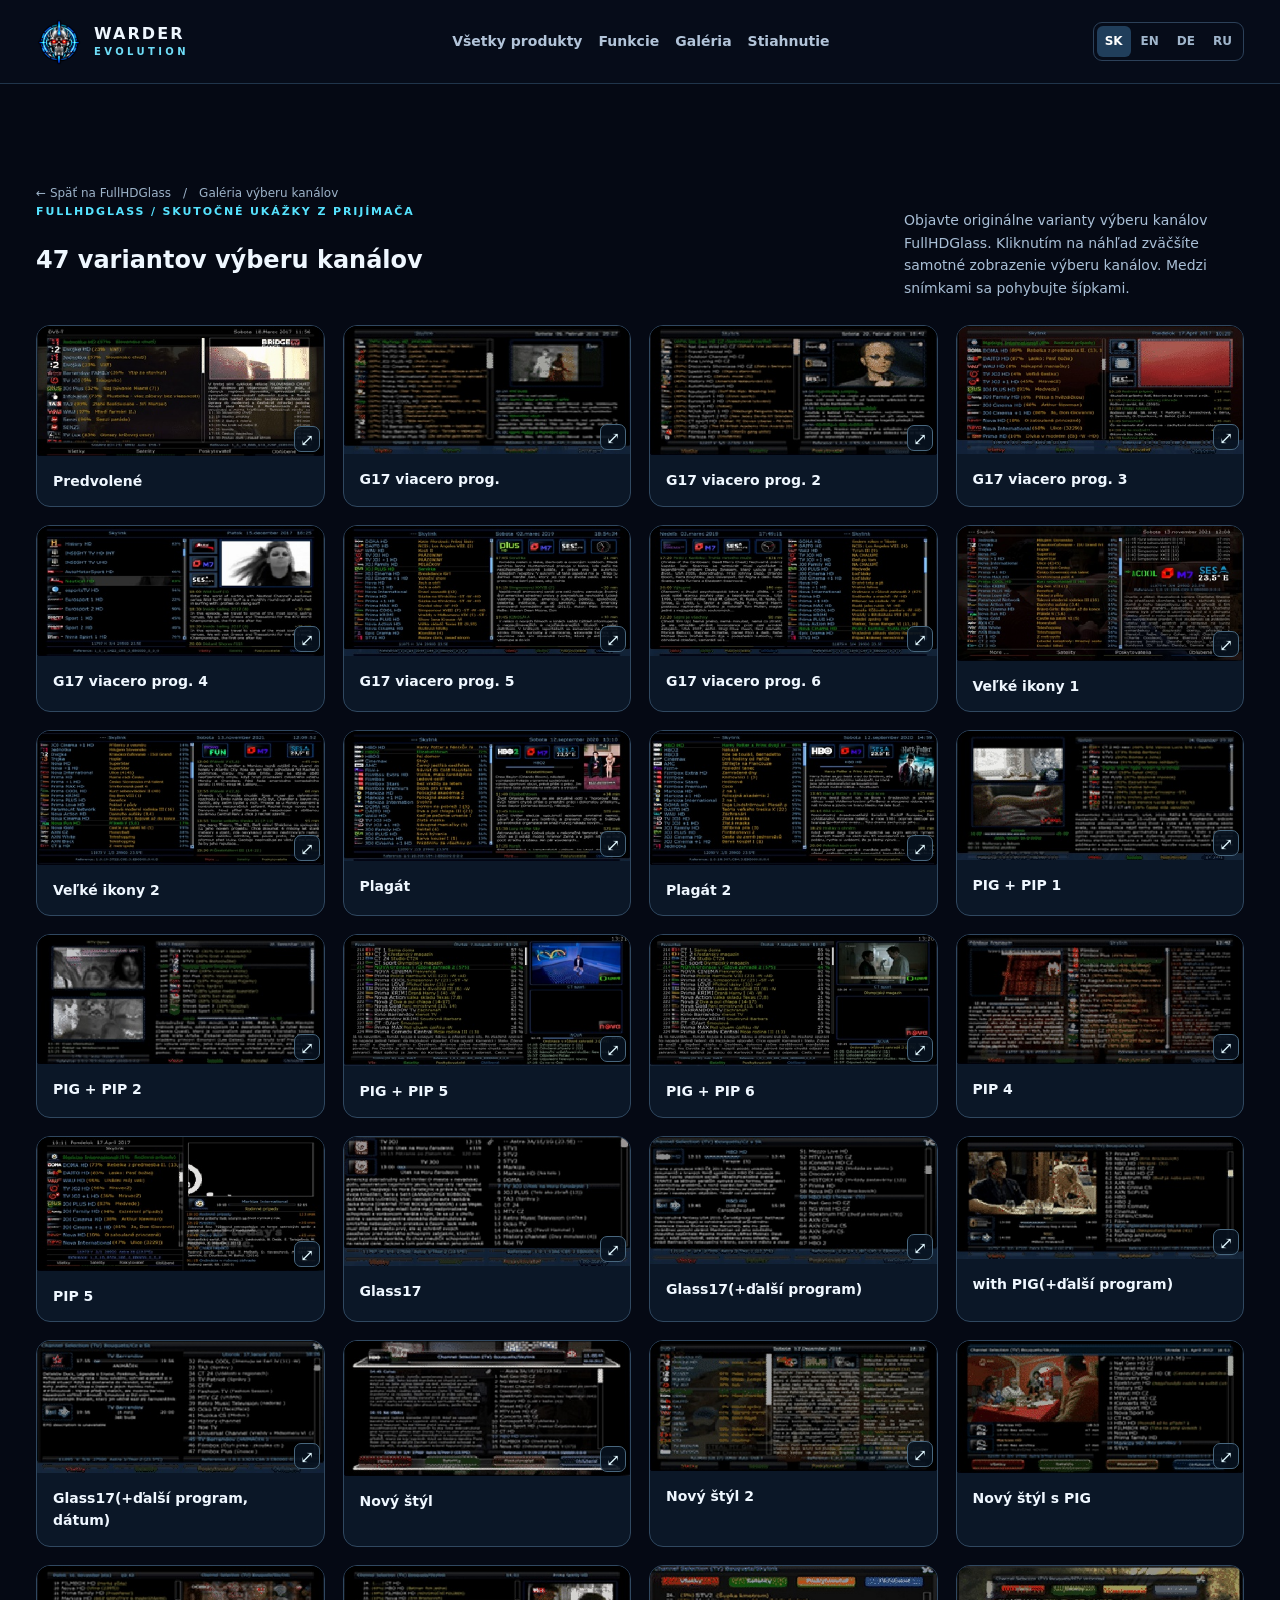
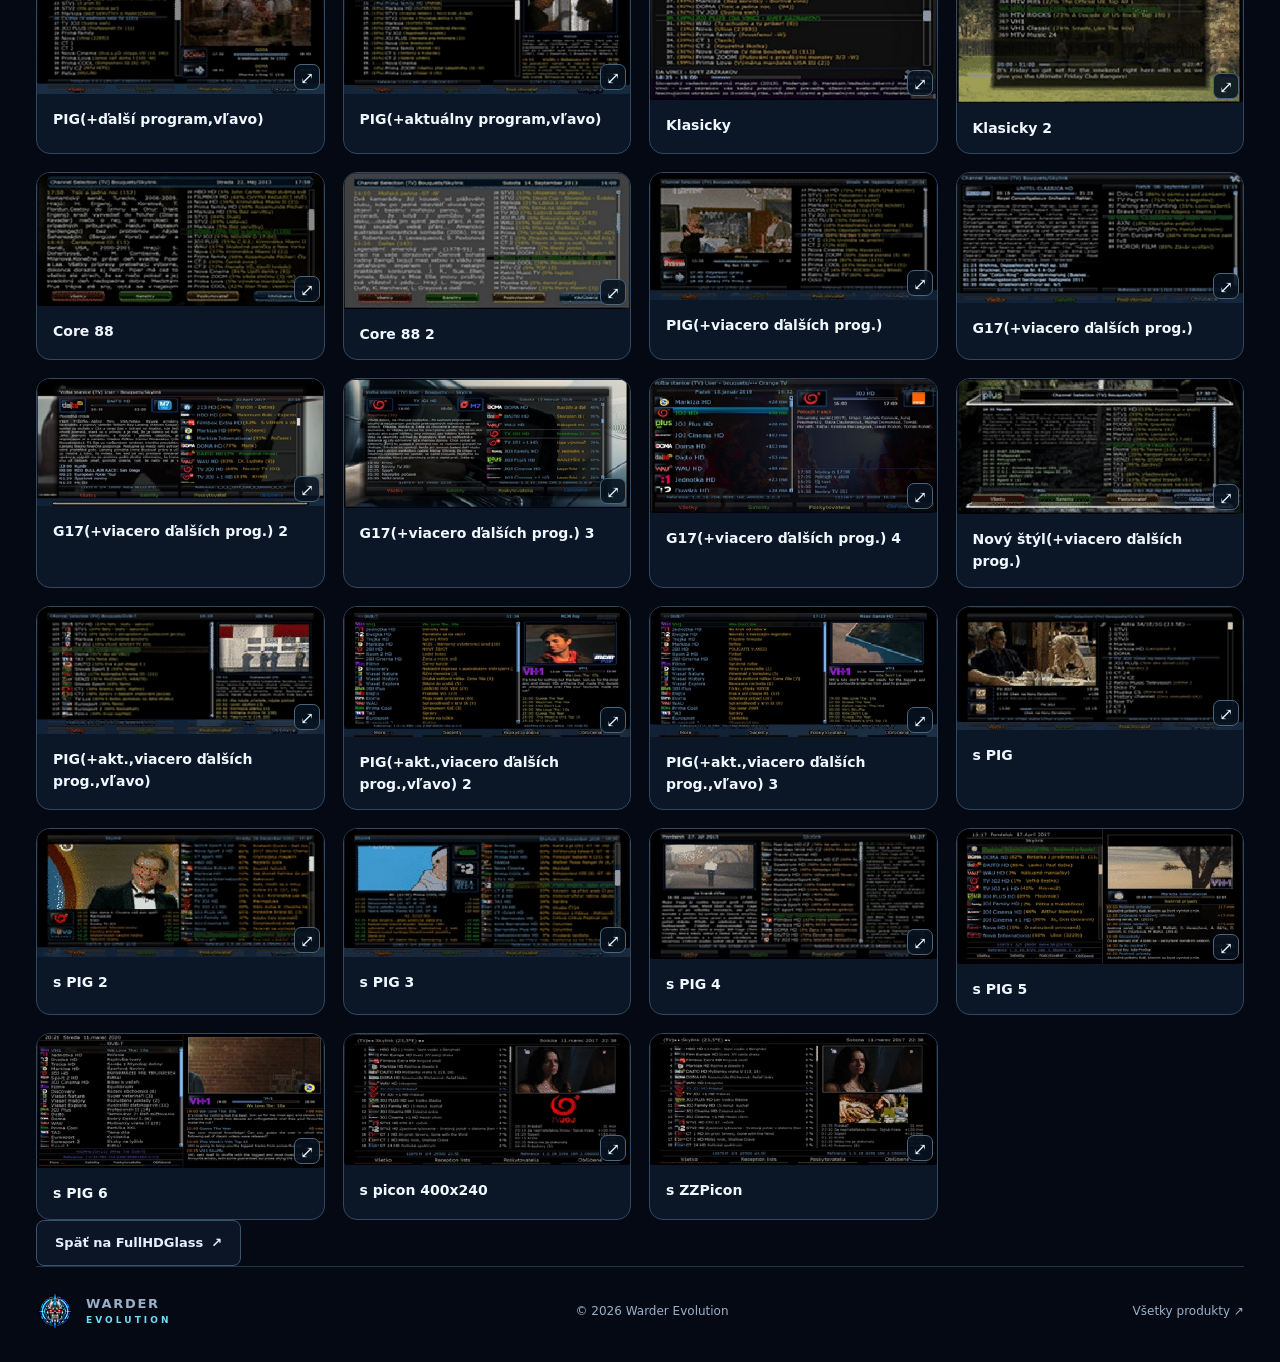
<file: docs/fullhdglass-channel-selection.html>
<!doctype html>
<html lang="sk" data-language="sk"><head><meta charset="utf-8"><meta name="viewport" content="width=device-width,initial-scale=1"><meta name="theme-color" content="#040813"><title data-text-sk="FullHDGlass – Galéria výberu kanálov — Warder Evolution" data-text-en="FullHDGlass Channel Selection Gallery — Warder Evolution" data-text-de="FullHDGlass – Senderlisten-Galerie — Warder Evolution" data-text-ru="FullHDGlass – Галерея выбора каналов — Warder Evolution">FullHDGlass – Galéria výberu kanálov — Warder Evolution</title><meta name="description" content="Objavte 47 originálnych variantov výberu kanálov FullHDGlass." data-content-sk="Objavte 47 originálnych variantov výberu kanálov FullHDGlass." data-content-de="Entdecken Sie 47 Original-Senderlisten-Varianten von FullHDGlass." data-content-ru="Откройте 47 оригинальных вариантов выбора каналов FullHDGlass." data-content-en="Explore 47 genuine FullHDGlass channel selection previews from an Enigma2 receiver."><meta property="og:title" content="FullHDGlass – Galéria výberu kanálov — Warder Evolution" data-content-sk="FullHDGlass – Galéria výberu kanálov — Warder Evolution" data-content-en="FullHDGlass Channel Selection Gallery — Warder Evolution" data-content-de="FullHDGlass – Senderlisten-Galerie — Warder Evolution" data-content-ru="FullHDGlass – Галерея выбора каналов — Warder Evolution"><meta property="og:description" content="Objavte 47 originálnych variantov výberu kanálov FullHDGlass." data-content-sk="Objavte 47 originálnych variantov výberu kanálov FullHDGlass." data-content-de="Entdecken Sie 47 Original-Senderlisten-Varianten von FullHDGlass." data-content-ru="Откройте 47 оригинальных вариантов выбора каналов FullHDGlass." data-content-en="47 authentic FullHDGlass channel selection previews."><meta property="og:url" content="https://warder-evolution.eu/fullhdglass-channel-selection.html"><link rel="canonical" href="https://warder-evolution.eu/fullhdglass-channel-selection.html"><link rel="icon" href="portal-art/skull.png?v=20261125-skull1"><link rel="stylesheet" href="portal.css?v=20261125-orbit4"><script src="portal.js?v=20261125-langfix2" defer></script><style id="warder-language-guard">span[hidden]{display:none!important}html[data-language="sk"] span[lang]:is(.sk,.en,.de,.ru):not([lang="sk"]){display:none!important}html[data-language="en"] span[lang]:is(.sk,.en,.de,.ru):not([lang="en"]){display:none!important}html[data-language="de"] span[lang]:is(.sk,.en,.de,.ru):not([lang="de"]){display:none!important}html[data-language="ru"] span[lang]:is(.sk,.en,.de,.ru):not([lang="ru"]){display:none!important}</style></head>
<body class="product-detail detail-glass" style="--detail-accent:#56e3ff;--detail-aura:#144d80"><a href="#main" class="skip"><span class="sk" lang="sk">Preskočiť na obsah</span><span class="en" lang="en" hidden>Skip to content</span><span class="de" lang="de" hidden>Zum Inhalt springen</span><span class="ru" lang="ru" hidden>Перейти к содержанию</span></a><header><nav class="shell nav" aria-label="Hlavná navigácia" data-aria-sk="Hlavná navigácia" data-aria-en="Main navigation" data-aria-de="Hauptnavigation" data-aria-ru="Главная навигация"><a class="brand" href="index.html"><img src="portal-art/skull.png?v=20261125-skull1" width="46" height="46" alt=""><span>WARDER<b>EVOLUTION</b></span></a><div class="nav-links"><a href="index.html#products"><span class="sk" lang="sk">Všetky produkty</span><span class="en" lang="en" hidden>All products</span><span class="de" lang="de" hidden>Alle Produkte</span><span class="ru" lang="ru" hidden>Все продукты</span></a><a href="fullhdglass.html#features"><span class="sk" lang="sk">Funkcie</span><span class="en" lang="en" hidden>Features</span><span class="de" lang="de" hidden>Funktionen</span><span class="ru" lang="ru" hidden>Возможности</span></a><a href="fullhdglass.html#screenshots"><span class="sk" lang="sk">Galéria</span><span class="en" lang="en" hidden>Gallery</span><span class="de" lang="de" hidden>Galerie</span><span class="ru" lang="ru" hidden>Галерея</span></a><a href="fullhdglass.html#download"><span class="sk" lang="sk">Stiahnutie</span><span class="en" lang="en" hidden>Download</span><span class="de" lang="de" hidden>Download</span><span class="ru" lang="ru" hidden>Загрузка</span></a></div><div class="languages" role="group" aria-label="Jazyk" data-aria-sk="Jazyk" data-aria-en="Language" data-aria-de="Sprache" data-aria-ru="Язык"><button data-lang="sk" lang="sk" aria-label="Slovenčina" aria-pressed="true">SK</button><button data-lang="en" lang="en" aria-label="English" aria-pressed="false">EN</button><button data-lang="de" lang="de" aria-label="Deutsch" aria-pressed="false">DE</button><button data-lang="ru" lang="ru" aria-label="Русский" aria-pressed="false">RU</button></div></nav></header>
<main id="main"><section class="shell detail-section screenshot-section" id="channel-selection"><div class="crumb"><a href="fullhdglass.html#screenshots">← <span class="sk" lang="sk">Späť na FullHDGlass</span><span class="en" lang="en" hidden>Back to FullHDGlass</span><span class="de" lang="de" hidden>Zurück zu FullHDGlass</span><span class="ru" lang="ru" hidden>Назад к FullHDGlass</span></a><span> / </span><span class="sk" lang="sk">Galéria výberu kanálov</span><span class="en" lang="en" hidden>Channel selection gallery</span><span class="de" lang="de" hidden>Senderlisten-Galerie</span><span class="ru" lang="ru" hidden>Галерея выбора каналов</span></div><div class="section-heading"><div><div class="eyebrow"><span class="sk" lang="sk">FULLHDGLASS / SKUTOČNÉ UKÁŽKY Z PRIJÍMAČA</span><span class="en" lang="en" hidden>FULLHDGLASS / REAL RECEIVER PREVIEWS</span><span class="de" lang="de" hidden>FULLHDGLASS / ECHTE RECEIVER-VORSCHAUEN</span><span class="ru" lang="ru" hidden>FULLHDGLASS / РЕАЛЬНЫЕ ПРИМЕРЫ С РЕСИВЕРА</span></div><h1><span class="sk" lang="sk">47 variantov výberu kanálov</span><span class="en" lang="en" hidden>47 channel selection designs</span><span class="de" lang="de" hidden>47 Senderlisten-Varianten</span><span class="ru" lang="ru" hidden>47 вариантов выбора каналов</span></h1></div><p><span class="sk" lang="sk">Objavte originálne varianty výberu kanálov FullHDGlass. Kliknutím na náhľad zväčšíte samotné zobrazenie výberu kanálov. Medzi snímkami sa pohybujte šípkami.</span><span class="en" lang="en" hidden>Discover the original FullHDGlass channel selection designs. Select a preview to enlarge the original channel-selection panel. Use arrows to browse.</span><span class="de" lang="de" hidden>Entdecken Sie die Original-Senderlisten von FullHDGlass. Wählen Sie eine Vorschau, um das Original-Senderlistenfenster zu vergrößern. Blättern Sie mit den Pfeiltasten.</span><span class="ru" lang="ru" hidden>Откройте оригинальные варианты выбора каналов FullHDGlass. Нажмите на изображение для увеличения оригинальной панели выбора каналов. Используйте стрелки для навигации.</span></p></div><div class="screenshot-grid variant-grid">
<figure><a href="screenshots/channel-selection/01-full.webp" data-caption-en="Default" data-caption-sk="Predvolené" data-caption-de="Standard" data-caption-ru="По умолчанию"><img src="screenshots/channel-selection/01-thumb.webp" width="412" height="187" loading="lazy" decoding="async" alt="Predvolené" data-alt-sk="Predvolené" data-alt-en="Default" data-alt-de="Standard" data-alt-ru="По умолчанию"><span class="shot-zoom" aria-hidden="true">⤢</span></a><figcaption><span class="sk" lang="sk">Predvolené</span><span class="en" lang="en" hidden>Default</span><span class="de" lang="de" hidden>Standard</span><span class="ru" lang="ru" hidden>По умолчанию</span></figcaption></figure>
<figure><a href="screenshots/channel-selection/02-full.webp" data-caption-en="G17 multiple programmes" data-caption-sk="G17 viacero prog." data-caption-de="G17 mehrere Sendungen" data-caption-ru="G17 несколько передач"><img src="screenshots/channel-selection/02-thumb.webp" width="412" height="184" loading="lazy" decoding="async" alt="G17 viacero prog." data-alt-sk="G17 viacero prog." data-alt-en="G17 multiple programmes" data-alt-de="G17 mehrere Sendungen" data-alt-ru="G17 несколько передач"><span class="shot-zoom" aria-hidden="true">⤢</span></a><figcaption><span class="sk" lang="sk">G17 viacero prog.</span><span class="en" lang="en" hidden>G17 multiple programmes</span><span class="de" lang="de" hidden>G17 mehrere Sendungen</span><span class="ru" lang="ru" hidden>G17 несколько передач</span></figcaption></figure>
<figure><a href="screenshots/channel-selection/03-full.webp" data-caption-en="G17 multiple programmes 2" data-caption-sk="G17 viacero prog. 2" data-caption-de="G17 mehrere Sendungen 2" data-caption-ru="G17 несколько передач 2"><img src="screenshots/channel-selection/03-thumb.webp" width="412" height="185" loading="lazy" decoding="async" alt="G17 viacero prog. 2" data-alt-sk="G17 viacero prog. 2" data-alt-en="G17 multiple programmes 2" data-alt-de="G17 mehrere Sendungen 2" data-alt-ru="G17 несколько передач 2"><span class="shot-zoom" aria-hidden="true">⤢</span></a><figcaption><span class="sk" lang="sk">G17 viacero prog. 2</span><span class="en" lang="en" hidden>G17 multiple programmes 2</span><span class="de" lang="de" hidden>G17 mehrere Sendungen 2</span><span class="ru" lang="ru" hidden>G17 несколько передач 2</span></figcaption></figure>
<figure><a href="screenshots/channel-selection/04-full.webp" data-caption-en="G17 multiple programmes 3" data-caption-sk="G17 viacero prog. 3" data-caption-de="G17 mehrere Sendungen 3" data-caption-ru="G17 несколько передач 3"><img src="screenshots/channel-selection/04-thumb.webp" width="412" height="184" loading="lazy" decoding="async" alt="G17 viacero prog. 3" data-alt-sk="G17 viacero prog. 3" data-alt-en="G17 multiple programmes 3" data-alt-de="G17 mehrere Sendungen 3" data-alt-ru="G17 несколько передач 3"><span class="shot-zoom" aria-hidden="true">⤢</span></a><figcaption><span class="sk" lang="sk">G17 viacero prog. 3</span><span class="en" lang="en" hidden>G17 multiple programmes 3</span><span class="de" lang="de" hidden>G17 mehrere Sendungen 3</span><span class="ru" lang="ru" hidden>G17 несколько передач 3</span></figcaption></figure>
<figure><a href="screenshots/channel-selection/05-full.webp" data-caption-en="G17 multiple programmes 4" data-caption-sk="G17 viacero prog. 4" data-caption-de="G17 mehrere Sendungen 4" data-caption-ru="G17 несколько передач 4"><img src="screenshots/channel-selection/05-thumb.webp" width="412" height="186" loading="lazy" decoding="async" alt="G17 viacero prog. 4" data-alt-sk="G17 viacero prog. 4" data-alt-en="G17 multiple programmes 4" data-alt-de="G17 mehrere Sendungen 4" data-alt-ru="G17 несколько передач 4"><span class="shot-zoom" aria-hidden="true">⤢</span></a><figcaption><span class="sk" lang="sk">G17 viacero prog. 4</span><span class="en" lang="en" hidden>G17 multiple programmes 4</span><span class="de" lang="de" hidden>G17 mehrere Sendungen 4</span><span class="ru" lang="ru" hidden>G17 несколько передач 4</span></figcaption></figure>
<figure><a href="screenshots/channel-selection/06-full.webp" data-caption-en="G17 multiple programmes 5" data-caption-sk="G17 viacero prog. 5" data-caption-de="G17 mehrere Sendungen 5" data-caption-ru="G17 несколько передач 5"><img src="screenshots/channel-selection/06-thumb.webp" width="412" height="186" loading="lazy" decoding="async" alt="G17 viacero prog. 5" data-alt-sk="G17 viacero prog. 5" data-alt-en="G17 multiple programmes 5" data-alt-de="G17 mehrere Sendungen 5" data-alt-ru="G17 несколько передач 5"><span class="shot-zoom" aria-hidden="true">⤢</span></a><figcaption><span class="sk" lang="sk">G17 viacero prog. 5</span><span class="en" lang="en" hidden>G17 multiple programmes 5</span><span class="de" lang="de" hidden>G17 mehrere Sendungen 5</span><span class="ru" lang="ru" hidden>G17 несколько передач 5</span></figcaption></figure>
<figure><a href="screenshots/channel-selection/07-full.webp" data-caption-en="G17 multiple programmes 6" data-caption-sk="G17 viacero prog. 6" data-caption-de="G17 mehrere Sendungen 6" data-caption-ru="G17 несколько передач 6"><img src="screenshots/channel-selection/07-thumb.webp" width="412" height="186" loading="lazy" decoding="async" alt="G17 viacero prog. 6" data-alt-sk="G17 viacero prog. 6" data-alt-en="G17 multiple programmes 6" data-alt-de="G17 mehrere Sendungen 6" data-alt-ru="G17 несколько передач 6"><span class="shot-zoom" aria-hidden="true">⤢</span></a><figcaption><span class="sk" lang="sk">G17 viacero prog. 6</span><span class="en" lang="en" hidden>G17 multiple programmes 6</span><span class="de" lang="de" hidden>G17 mehrere Sendungen 6</span><span class="ru" lang="ru" hidden>G17 несколько передач 6</span></figcaption></figure>
<figure><a href="screenshots/channel-selection/08-full.webp" data-caption-en="Large icons 1" data-caption-sk="Veľké ikony 1" data-caption-de="Große Icons 1" data-caption-ru="Большие иконки 1"><img src="screenshots/channel-selection/08-thumb.webp" width="412" height="193" loading="lazy" decoding="async" alt="Veľké ikony 1" data-alt-sk="Veľké ikony 1" data-alt-en="Large icons 1" data-alt-de="Große Icons 1" data-alt-ru="Большие иконки 1"><span class="shot-zoom" aria-hidden="true">⤢</span></a><figcaption><span class="sk" lang="sk">Veľké ikony 1</span><span class="en" lang="en" hidden>Large icons 1</span><span class="de" lang="de" hidden>Große Icons 1</span><span class="ru" lang="ru" hidden>Большие иконки 1</span></figcaption></figure>
<figure><a href="screenshots/channel-selection/09-full.webp" data-caption-en="Large icons 2" data-caption-sk="Veľké ikony 2" data-caption-de="Große Icons 2" data-caption-ru="Большие иконки 2"><img src="screenshots/channel-selection/09-thumb.webp" width="412" height="192" loading="lazy" decoding="async" alt="Veľké ikony 2" data-alt-sk="Veľké ikony 2" data-alt-en="Large icons 2" data-alt-de="Große Icons 2" data-alt-ru="Большие иконки 2"><span class="shot-zoom" aria-hidden="true">⤢</span></a><figcaption><span class="sk" lang="sk">Veľké ikony 2</span><span class="en" lang="en" hidden>Large icons 2</span><span class="de" lang="de" hidden>Große Icons 2</span><span class="ru" lang="ru" hidden>Большие иконки 2</span></figcaption></figure>
<figure><a href="screenshots/channel-selection/10-full.webp" data-caption-en="Poster" data-caption-sk="Plagát" data-caption-de="Poster" data-caption-ru="Постер"><img src="screenshots/channel-selection/10-thumb.webp" width="412" height="187" loading="lazy" decoding="async" alt="Plagát" data-alt-sk="Plagát" data-alt-en="Poster" data-alt-de="Poster" data-alt-ru="Постер"><span class="shot-zoom" aria-hidden="true">⤢</span></a><figcaption><span class="sk" lang="sk">Plagát</span><span class="en" lang="en" hidden>Poster</span><span class="de" lang="de" hidden>Poster</span><span class="ru" lang="ru" hidden>Постер</span></figcaption></figure>
<figure><a href="screenshots/channel-selection/11-full.webp" data-caption-en="Poster 2" data-caption-sk="Plagát 2" data-caption-de="Poster 2" data-caption-ru="Постер 2"><img src="screenshots/channel-selection/11-thumb.webp" width="412" height="192" loading="lazy" decoding="async" alt="Plagát 2" data-alt-sk="Plagát 2" data-alt-en="Poster 2" data-alt-de="Poster 2" data-alt-ru="Постер 2"><span class="shot-zoom" aria-hidden="true">⤢</span></a><figcaption><span class="sk" lang="sk">Plagát 2</span><span class="en" lang="en" hidden>Poster 2</span><span class="de" lang="de" hidden>Poster 2</span><span class="ru" lang="ru" hidden>Постер 2</span></figcaption></figure>
<figure><a href="screenshots/channel-selection/12-full.webp" data-caption-en="PIG + PIP 1" data-caption-sk="PIG + PIP 1" data-caption-de="PIG + PIP 1" data-caption-ru="PIG + PIP 1"><img src="screenshots/channel-selection/12-thumb.webp" width="412" height="185" loading="lazy" decoding="async" alt="PIG + PIP 1" data-alt-sk="PIG + PIP 1" data-alt-en="PIG + PIP 1" data-alt-de="PIG + PIP 1" data-alt-ru="PIG + PIP 1"><span class="shot-zoom" aria-hidden="true">⤢</span></a><figcaption><span class="sk" lang="sk">PIG + PIP 1</span><span class="en" lang="en" hidden>PIG + PIP 1</span><span class="de" lang="de" hidden>PIG + PIP 1</span><span class="ru" lang="ru" hidden>PIG + PIP 1</span></figcaption></figure>
<figure><a href="screenshots/channel-selection/13-full.webp" data-caption-en="PIG + PIP 2" data-caption-sk="PIG + PIP 2" data-caption-de="PIG + PIP 2" data-caption-ru="PIG + PIP 2"><img src="screenshots/channel-selection/13-thumb.webp" width="412" height="186" loading="lazy" decoding="async" alt="PIG + PIP 2" data-alt-sk="PIG + PIP 2" data-alt-en="PIG + PIP 2" data-alt-de="PIG + PIP 2" data-alt-ru="PIG + PIP 2"><span class="shot-zoom" aria-hidden="true">⤢</span></a><figcaption><span class="sk" lang="sk">PIG + PIP 2</span><span class="en" lang="en" hidden>PIG + PIP 2</span><span class="de" lang="de" hidden>PIG + PIP 2</span><span class="ru" lang="ru" hidden>PIG + PIP 2</span></figcaption></figure>
<figure><a href="screenshots/channel-selection/14-full.webp" data-caption-en="PIG + PIP 5" data-caption-sk="PIG + PIP 5" data-caption-de="PIG + PIP 5" data-caption-ru="PIG + PIP 5"><img src="screenshots/channel-selection/14-thumb.webp" width="412" height="189" loading="lazy" decoding="async" alt="PIG + PIP 5" data-alt-sk="PIG + PIP 5" data-alt-en="PIG + PIP 5" data-alt-de="PIG + PIP 5" data-alt-ru="PIG + PIP 5"><span class="shot-zoom" aria-hidden="true">⤢</span></a><figcaption><span class="sk" lang="sk">PIG + PIP 5</span><span class="en" lang="en" hidden>PIG + PIP 5</span><span class="de" lang="de" hidden>PIG + PIP 5</span><span class="ru" lang="ru" hidden>PIG + PIP 5</span></figcaption></figure>
<figure><a href="screenshots/channel-selection/15-full.webp" data-caption-en="PIG + PIP 6" data-caption-sk="PIG + PIP 6" data-caption-de="PIG + PIP 6" data-caption-ru="PIG + PIP 6"><img src="screenshots/channel-selection/15-thumb.webp" width="412" height="189" loading="lazy" decoding="async" alt="PIG + PIP 6" data-alt-sk="PIG + PIP 6" data-alt-en="PIG + PIP 6" data-alt-de="PIG + PIP 6" data-alt-ru="PIG + PIP 6"><span class="shot-zoom" aria-hidden="true">⤢</span></a><figcaption><span class="sk" lang="sk">PIG + PIP 6</span><span class="en" lang="en" hidden>PIG + PIP 6</span><span class="de" lang="de" hidden>PIG + PIP 6</span><span class="ru" lang="ru" hidden>PIG + PIP 6</span></figcaption></figure>
<figure><a href="screenshots/channel-selection/16-full.webp" data-caption-en="PIP 4" data-caption-sk="PIP 4" data-caption-de="PIP 4" data-caption-ru="PIP 4"><img src="screenshots/channel-selection/16-thumb.webp" width="412" height="185" loading="lazy" decoding="async" alt="PIP 4" data-alt-sk="PIP 4" data-alt-en="PIP 4" data-alt-de="PIP 4" data-alt-ru="PIP 4"><span class="shot-zoom" aria-hidden="true">⤢</span></a><figcaption><span class="sk" lang="sk">PIP 4</span><span class="en" lang="en" hidden>PIP 4</span><span class="de" lang="de" hidden>PIP 4</span><span class="ru" lang="ru" hidden>PIP 4</span></figcaption></figure>
<figure><a href="screenshots/channel-selection/17-full.webp" data-caption-en="PIP 5" data-caption-sk="PIP 5" data-caption-de="PIP 5" data-caption-ru="PIP 5"><img src="screenshots/channel-selection/17-thumb.webp" width="412" height="193" loading="lazy" decoding="async" alt="PIP 5" data-alt-sk="PIP 5" data-alt-en="PIP 5" data-alt-de="PIP 5" data-alt-ru="PIP 5"><span class="shot-zoom" aria-hidden="true">⤢</span></a><figcaption><span class="sk" lang="sk">PIP 5</span><span class="en" lang="en" hidden>PIP 5</span><span class="de" lang="de" hidden>PIP 5</span><span class="ru" lang="ru" hidden>PIP 5</span></figcaption></figure>
<figure><a href="screenshots/channel-selection/18-full.webp" data-caption-en="Glass17" data-caption-sk="Glass17" data-caption-de="Glass17" data-caption-ru="Glass17"><img src="screenshots/channel-selection/18-thumb.webp" width="429" height="193" loading="lazy" decoding="async" alt="Glass17" data-alt-sk="Glass17" data-alt-en="Glass17" data-alt-de="Glass17" data-alt-ru="Glass17"><span class="shot-zoom" aria-hidden="true">⤢</span></a><figcaption><span class="sk" lang="sk">Glass17</span><span class="en" lang="en" hidden>Glass17</span><span class="de" lang="de" hidden>Glass17</span><span class="ru" lang="ru" hidden>Glass17</span></figcaption></figure>
<figure><a href="screenshots/channel-selection/19-full.webp" data-caption-en="Glass17 (next programme)" data-caption-sk="Glass17(+ďalší program)" data-caption-de="Glass17 (nächste Sendung)" data-caption-ru="Glass17 (следующая передача)"><img src="screenshots/channel-selection/19-thumb.webp" width="423" height="188" loading="lazy" decoding="async" alt="Glass17(+ďalší program)" data-alt-sk="Glass17(+ďalší program)" data-alt-en="Glass17 (next programme)" data-alt-de="Glass17 (nächste Sendung)" data-alt-ru="Glass17 (следующая передача)"><span class="shot-zoom" aria-hidden="true">⤢</span></a><figcaption><span class="sk" lang="sk">Glass17(+ďalší program)</span><span class="en" lang="en" hidden>Glass17 (next programme)</span><span class="de" lang="de" hidden>Glass17 (nächste Sendung)</span><span class="ru" lang="ru" hidden>Glass17 (следующая передача)</span></figcaption></figure>
<figure><a href="screenshots/channel-selection/20-full.webp" data-caption-en="With PIG (next programme)" data-caption-sk="with PIG(+ďalší program)" data-caption-de="Mit PIG (nächste Sendung)" data-caption-ru="С PIG (следующая передача)"><img src="screenshots/channel-selection/20-thumb.webp" width="421" height="179" loading="lazy" decoding="async" alt="with PIG(+ďalší program)" data-alt-sk="with PIG(+ďalší program)" data-alt-en="With PIG (next programme)" data-alt-de="Mit PIG (nächste Sendung)" data-alt-ru="С PIG (следующая передача)"><span class="shot-zoom" aria-hidden="true">⤢</span></a><figcaption><span class="sk" lang="sk">with PIG(+ďalší program)</span><span class="en" lang="en" hidden>With PIG (next programme)</span><span class="de" lang="de" hidden>Mit PIG (nächste Sendung)</span><span class="ru" lang="ru" hidden>С PIG (следующая передача)</span></figcaption></figure>
<figure><a href="screenshots/channel-selection/21-full.webp" data-caption-en="Glass17 (next programme, date)" data-caption-sk="Glass17(+ďalší program, dátum)" data-caption-de="Glass17 (nächste Sendung, Datum)" data-caption-ru="Glass17 (следующая передача, дата)"><img src="screenshots/channel-selection/21-thumb.webp" width="414" height="190" loading="lazy" decoding="async" alt="Glass17(+ďalší program, dátum)" data-alt-sk="Glass17(+ďalší program, dátum)" data-alt-en="Glass17 (next programme, date)" data-alt-de="Glass17 (nächste Sendung, Datum)" data-alt-ru="Glass17 (следующая передача, дата)"><span class="shot-zoom" aria-hidden="true">⤢</span></a><figcaption><span class="sk" lang="sk">Glass17(+ďalší program, dátum)</span><span class="en" lang="en" hidden>Glass17 (next programme, date)</span><span class="de" lang="de" hidden>Glass17 (nächste Sendung, Datum)</span><span class="ru" lang="ru" hidden>Glass17 (следующая передача, дата)</span></figcaption></figure>
<figure><a href="screenshots/channel-selection/22-full.webp" data-caption-en="New style" data-caption-sk="Nový štýl" data-caption-de="Neuer Stil" data-caption-ru="Новый стиль"><img src="screenshots/channel-selection/22-thumb.webp" width="412" height="194" loading="lazy" decoding="async" alt="Nový štýl" data-alt-sk="Nový štýl" data-alt-en="New style" data-alt-de="Neuer Stil" data-alt-ru="Новый стиль"><span class="shot-zoom" aria-hidden="true">⤢</span></a><figcaption><span class="sk" lang="sk">Nový štýl</span><span class="en" lang="en" hidden>New style</span><span class="de" lang="de" hidden>Neuer Stil</span><span class="ru" lang="ru" hidden>Новый стиль</span></figcaption></figure>
<figure><a href="screenshots/channel-selection/23-full.webp" data-caption-en="New style 2" data-caption-sk="Nový štýl 2" data-caption-de="Neuer Stil 2" data-caption-ru="Новый стиль 2"><img src="screenshots/channel-selection/23-thumb.webp" width="412" height="186" loading="lazy" decoding="async" alt="Nový štýl 2" data-alt-sk="Nový štýl 2" data-alt-en="New style 2" data-alt-de="Neuer Stil 2" data-alt-ru="Новый стиль 2"><span class="shot-zoom" aria-hidden="true">⤢</span></a><figcaption><span class="sk" lang="sk">Nový štýl 2</span><span class="en" lang="en" hidden>New style 2</span><span class="de" lang="de" hidden>Neuer Stil 2</span><span class="ru" lang="ru" hidden>Новый стиль 2</span></figcaption></figure>
<figure><a href="screenshots/channel-selection/24-full.webp" data-caption-en="New style with PIG" data-caption-sk="Nový štýl s PIG" data-caption-de="Neuer Stil mit PIG" data-caption-ru="Новый стиль с PIG"><img src="screenshots/channel-selection/24-thumb.webp" width="412" height="190" loading="lazy" decoding="async" alt="Nový štýl s PIG" data-alt-sk="Nový štýl s PIG" data-alt-en="New style with PIG" data-alt-de="Neuer Stil mit PIG" data-alt-ru="Новый стиль с PIG"><span class="shot-zoom" aria-hidden="true">⤢</span></a><figcaption><span class="sk" lang="sk">Nový štýl s PIG</span><span class="en" lang="en" hidden>New style with PIG</span><span class="de" lang="de" hidden>Neuer Stil mit PIG</span><span class="ru" lang="ru" hidden>Новый стиль с PIG</span></figcaption></figure>
<figure><a href="screenshots/channel-selection/25-full.webp" data-caption-en="PIG (next programme, left)" data-caption-sk="PIG(+ďalší program,vľavo)" data-caption-de="PIG (nächste Sendung, links)" data-caption-ru="PIG (следующая передача, слева)"><img src="screenshots/channel-selection/25-thumb.webp" width="412" height="184" loading="lazy" decoding="async" alt="PIG(+ďalší program,vľavo)" data-alt-sk="PIG(+ďalší program,vľavo)" data-alt-en="PIG (next programme, left)" data-alt-de="PIG (nächste Sendung, links)" data-alt-ru="PIG (следующая передача, слева)"><span class="shot-zoom" aria-hidden="true">⤢</span></a><figcaption><span class="sk" lang="sk">PIG(+ďalší program,vľavo)</span><span class="en" lang="en" hidden>PIG (next programme, left)</span><span class="de" lang="de" hidden>PIG (nächste Sendung, links)</span><span class="ru" lang="ru" hidden>PIG (следующая передача, слева)</span></figcaption></figure>
<figure><a href="screenshots/channel-selection/26-full.webp" data-caption-en="PIG (current programme, left)" data-caption-sk="PIG(+aktuálny program,vľavo)" data-caption-de="PIG (laufende Sendung, links)" data-caption-ru="PIG (текущая передача, слева)"><img src="screenshots/channel-selection/26-thumb.webp" width="412" height="184" loading="lazy" decoding="async" alt="PIG(+aktuálny program,vľavo)" data-alt-sk="PIG(+aktuálny program,vľavo)" data-alt-en="PIG (current programme, left)" data-alt-de="PIG (laufende Sendung, links)" data-alt-ru="PIG (текущая передача, слева)"><span class="shot-zoom" aria-hidden="true">⤢</span></a><figcaption><span class="sk" lang="sk">PIG(+aktuálny program,vľavo)</span><span class="en" lang="en" hidden>PIG (current programme, left)</span><span class="de" lang="de" hidden>PIG (laufende Sendung, links)</span><span class="ru" lang="ru" hidden>PIG (текущая передача, слева)</span></figcaption></figure>
<figure><a href="screenshots/channel-selection/27-full.webp" data-caption-en="Classic" data-caption-sk="Klasicky" data-caption-de="Klassisch" data-caption-ru="Классический"><img src="screenshots/channel-selection/27-thumb.webp" width="414" height="194" loading="lazy" decoding="async" alt="Klasicky" data-alt-sk="Klasicky" data-alt-en="Classic" data-alt-de="Klassisch" data-alt-ru="Классический"><span class="shot-zoom" aria-hidden="true">⤢</span></a><figcaption><span class="sk" lang="sk">Klasicky</span><span class="en" lang="en" hidden>Classic</span><span class="de" lang="de" hidden>Klassisch</span><span class="ru" lang="ru" hidden>Классический</span></figcaption></figure>
<figure><a href="screenshots/channel-selection/28-full.webp" data-caption-en="Classic 2" data-caption-sk="Klasicky 2" data-caption-de="Klassisch 2" data-caption-ru="Классический 2"><img src="screenshots/channel-selection/28-thumb.webp" width="412" height="197" loading="lazy" decoding="async" alt="Klasicky 2" data-alt-sk="Klasicky 2" data-alt-en="Classic 2" data-alt-de="Klassisch 2" data-alt-ru="Классический 2"><span class="shot-zoom" aria-hidden="true">⤢</span></a><figcaption><span class="sk" lang="sk">Klasicky 2</span><span class="en" lang="en" hidden>Classic 2</span><span class="de" lang="de" hidden>Klassisch 2</span><span class="ru" lang="ru" hidden>Классический 2</span></figcaption></figure>
<figure><a href="screenshots/channel-selection/29-full.webp" data-caption-en="Core 88" data-caption-sk="Core 88" data-caption-de="Core 88" data-caption-ru="Core 88"><img src="screenshots/channel-selection/29-thumb.webp" width="412" height="192" loading="lazy" decoding="async" alt="Core 88" data-alt-sk="Core 88" data-alt-en="Core 88" data-alt-de="Core 88" data-alt-ru="Core 88"><span class="shot-zoom" aria-hidden="true">⤢</span></a><figcaption><span class="sk" lang="sk">Core 88</span><span class="en" lang="en" hidden>Core 88</span><span class="de" lang="de" hidden>Core 88</span><span class="ru" lang="ru" hidden>Core 88</span></figcaption></figure>
<figure><a href="screenshots/channel-selection/30-full.webp" data-caption-en="Core 88 2" data-caption-sk="Core 88 2" data-caption-de="Core 88 2" data-caption-ru="Core 88 2"><img src="screenshots/channel-selection/30-thumb.webp" width="412" height="195" loading="lazy" decoding="async" alt="Core 88 2" data-alt-sk="Core 88 2" data-alt-en="Core 88 2" data-alt-de="Core 88 2" data-alt-ru="Core 88 2"><span class="shot-zoom" aria-hidden="true">⤢</span></a><figcaption><span class="sk" lang="sk">Core 88 2</span><span class="en" lang="en" hidden>Core 88 2</span><span class="de" lang="de" hidden>Core 88 2</span><span class="ru" lang="ru" hidden>Core 88 2</span></figcaption></figure>
<figure><a href="screenshots/channel-selection/31-full.webp" data-caption-en="PIG (multiple upcoming programmes)" data-caption-sk="PIG(+viacero ďalších prog.)" data-caption-de="PIG (mehrere kommende Sendungen)" data-caption-ru="PIG (несколько следующих передач)"><img src="screenshots/channel-selection/31-thumb.webp" width="412" height="183" loading="lazy" decoding="async" alt="PIG(+viacero ďalších prog.)" data-alt-sk="PIG(+viacero ďalších prog.)" data-alt-en="PIG (multiple upcoming programmes)" data-alt-de="PIG (mehrere kommende Sendungen)" data-alt-ru="PIG (несколько следующих передач)"><span class="shot-zoom" aria-hidden="true">⤢</span></a><figcaption><span class="sk" lang="sk">PIG(+viacero ďalších prog.)</span><span class="en" lang="en" hidden>PIG (multiple upcoming programmes)</span><span class="de" lang="de" hidden>PIG (mehrere kommende Sendungen)</span><span class="ru" lang="ru" hidden>PIG (несколько следующих передач)</span></figcaption></figure>
<figure><a href="screenshots/channel-selection/32-full.webp" data-caption-en="G17 (multiple upcoming programmes)" data-caption-sk="G17(+viacero ďalších prog.)" data-caption-de="G17 (mehrere kommende Sendungen)" data-caption-ru="G17 (несколько следующих передач)"><img src="screenshots/channel-selection/32-thumb.webp" width="413" height="187" loading="lazy" decoding="async" alt="G17(+viacero ďalších prog.)" data-alt-sk="G17(+viacero ďalších prog.)" data-alt-en="G17 (multiple upcoming programmes)" data-alt-de="G17 (mehrere kommende Sendungen)" data-alt-ru="G17 (несколько следующих передач)"><span class="shot-zoom" aria-hidden="true">⤢</span></a><figcaption><span class="sk" lang="sk">G17(+viacero ďalších prog.)</span><span class="en" lang="en" hidden>G17 (multiple upcoming programmes)</span><span class="de" lang="de" hidden>G17 (mehrere kommende Sendungen)</span><span class="ru" lang="ru" hidden>G17 (несколько следующих передач)</span></figcaption></figure>
<figure><a href="screenshots/channel-selection/33-full.webp" data-caption-en="G17 (multiple upcoming programmes) 2" data-caption-sk="G17(+viacero ďalších prog.) 2" data-caption-de="G17 (mehrere kommende Sendungen) 2" data-caption-ru="G17 (несколько следующих передач) 2"><img src="screenshots/channel-selection/33-thumb.webp" width="412" height="183" loading="lazy" decoding="async" alt="G17(+viacero ďalších prog.) 2" data-alt-sk="G17(+viacero ďalších prog.) 2" data-alt-en="G17 (multiple upcoming programmes) 2" data-alt-de="G17 (mehrere kommende Sendungen) 2" data-alt-ru="G17 (несколько следующих передач) 2"><span class="shot-zoom" aria-hidden="true">⤢</span></a><figcaption><span class="sk" lang="sk">G17(+viacero ďalších prog.) 2</span><span class="en" lang="en" hidden>G17 (multiple upcoming programmes) 2</span><span class="de" lang="de" hidden>G17 (mehrere kommende Sendungen) 2</span><span class="ru" lang="ru" hidden>G17 (несколько следующих передач) 2</span></figcaption></figure>
<figure><a href="screenshots/channel-selection/34-full.webp" data-caption-en="G17 (multiple upcoming programmes) 3" data-caption-sk="G17(+viacero ďalších prog.) 3" data-caption-de="G17 (mehrere kommende Sendungen) 3" data-caption-ru="G17 (несколько следующих передач) 3"><img src="screenshots/channel-selection/34-thumb.webp" width="412" height="186" loading="lazy" decoding="async" alt="G17(+viacero ďalších prog.) 3" data-alt-sk="G17(+viacero ďalších prog.) 3" data-alt-en="G17 (multiple upcoming programmes) 3" data-alt-de="G17 (mehrere kommende Sendungen) 3" data-alt-ru="G17 (несколько следующих передач) 3"><span class="shot-zoom" aria-hidden="true">⤢</span></a><figcaption><span class="sk" lang="sk">G17(+viacero ďalších prog.) 3</span><span class="en" lang="en" hidden>G17 (multiple upcoming programmes) 3</span><span class="de" lang="de" hidden>G17 (mehrere kommende Sendungen) 3</span><span class="ru" lang="ru" hidden>G17 (несколько следующих передач) 3</span></figcaption></figure>
<figure><a href="screenshots/channel-selection/35-full.webp" data-caption-en="G17 (multiple upcoming programmes) 4" data-caption-sk="G17(+viacero ďalších prog.) 4" data-caption-de="G17 (mehrere kommende Sendungen) 4" data-caption-ru="G17 (несколько следующих передач) 4"><img src="screenshots/channel-selection/35-thumb.webp" width="413" height="193" loading="lazy" decoding="async" alt="G17(+viacero ďalších prog.) 4" data-alt-sk="G17(+viacero ďalších prog.) 4" data-alt-en="G17 (multiple upcoming programmes) 4" data-alt-de="G17 (mehrere kommende Sendungen) 4" data-alt-ru="G17 (несколько следующих передач) 4"><span class="shot-zoom" aria-hidden="true">⤢</span></a><figcaption><span class="sk" lang="sk">G17(+viacero ďalších prog.) 4</span><span class="en" lang="en" hidden>G17 (multiple upcoming programmes) 4</span><span class="de" lang="de" hidden>G17 (mehrere kommende Sendungen) 4</span><span class="ru" lang="ru" hidden>G17 (несколько следующих передач) 4</span></figcaption></figure>
<figure><a href="screenshots/channel-selection/36-full.webp" data-caption-en="New style (multiple upcoming programmes)" data-caption-sk="Nový štýl(+viacero ďalších prog.)" data-caption-de="Neuer Stil (mehrere kommende Sendungen)" data-caption-ru="Новый стиль (несколько следующих передач)"><img src="screenshots/channel-selection/36-thumb.webp" width="412" height="194" loading="lazy" decoding="async" alt="Nový štýl(+viacero ďalších prog.)" data-alt-sk="Nový štýl(+viacero ďalších prog.)" data-alt-en="New style (multiple upcoming programmes)" data-alt-de="Neuer Stil (mehrere kommende Sendungen)" data-alt-ru="Новый стиль (несколько следующих передач)"><span class="shot-zoom" aria-hidden="true">⤢</span></a><figcaption><span class="sk" lang="sk">Nový štýl(+viacero ďalších prog.)</span><span class="en" lang="en" hidden>New style (multiple upcoming programmes)</span><span class="de" lang="de" hidden>Neuer Stil (mehrere kommende Sendungen)</span><span class="ru" lang="ru" hidden>Новый стиль (несколько следующих передач)</span></figcaption></figure>
<figure><a href="screenshots/channel-selection/37-full.webp" data-caption-en="PIG (current and upcoming programmes, left)" data-caption-sk="PIG(+akt.,viacero ďalších prog.,vľavo)" data-caption-de="PIG (laufende und kommende Sendungen, links)" data-caption-ru="PIG (текущая и следующие передачи, слева)"><img src="screenshots/channel-selection/37-thumb.webp" width="412" height="183" loading="lazy" decoding="async" alt="PIG(+akt.,viacero ďalších prog.,vľavo)" data-alt-sk="PIG(+akt.,viacero ďalších prog.,vľavo)" data-alt-en="PIG (current and upcoming programmes, left)" data-alt-de="PIG (laufende und kommende Sendungen, links)" data-alt-ru="PIG (текущая и следующие передачи, слева)"><span class="shot-zoom" aria-hidden="true">⤢</span></a><figcaption><span class="sk" lang="sk">PIG(+akt.,viacero ďalších prog.,vľavo)</span><span class="en" lang="en" hidden>PIG (current and upcoming programmes, left)</span><span class="de" lang="de" hidden>PIG (laufende und kommende Sendungen, links)</span><span class="ru" lang="ru" hidden>PIG (текущая и следующие передачи, слева)</span></figcaption></figure>
<figure><a href="screenshots/channel-selection/38-full.webp" data-caption-en="PIG (current and upcoming programmes, left) 2" data-caption-sk="PIG(+akt.,viacero ďalších prog.,vľavo) 2" data-caption-de="PIG (laufende und kommende Sendungen, links) 2" data-caption-ru="PIG (текущая и следующие передачи, слева) 2"><img src="screenshots/channel-selection/38-thumb.webp" width="412" height="187" loading="lazy" decoding="async" alt="PIG(+akt.,viacero ďalších prog.,vľavo) 2" data-alt-sk="PIG(+akt.,viacero ďalších prog.,vľavo) 2" data-alt-en="PIG (current and upcoming programmes, left) 2" data-alt-de="PIG (laufende und kommende Sendungen, links) 2" data-alt-ru="PIG (текущая и следующие передачи, слева) 2"><span class="shot-zoom" aria-hidden="true">⤢</span></a><figcaption><span class="sk" lang="sk">PIG(+akt.,viacero ďalších prog.,vľavo) 2</span><span class="en" lang="en" hidden>PIG (current and upcoming programmes, left) 2</span><span class="de" lang="de" hidden>PIG (laufende und kommende Sendungen, links) 2</span><span class="ru" lang="ru" hidden>PIG (текущая и следующие передачи, слева) 2</span></figcaption></figure>
<figure><a href="screenshots/channel-selection/39-full.webp" data-caption-en="PIG (current and upcoming programmes, left) 3" data-caption-sk="PIG(+akt.,viacero ďalších prog.,vľavo) 3" data-caption-de="PIG (laufende und kommende Sendungen, links) 3" data-caption-ru="PIG (текущая и следующие передачи, слева) 3"><img src="screenshots/channel-selection/39-thumb.webp" width="412" height="187" loading="lazy" decoding="async" alt="PIG(+akt.,viacero ďalších prog.,vľavo) 3" data-alt-sk="PIG(+akt.,viacero ďalších prog.,vľavo) 3" data-alt-en="PIG (current and upcoming programmes, left) 3" data-alt-de="PIG (laufende und kommende Sendungen, links) 3" data-alt-ru="PIG (текущая и следующие передачи, слева) 3"><span class="shot-zoom" aria-hidden="true">⤢</span></a><figcaption><span class="sk" lang="sk">PIG(+akt.,viacero ďalších prog.,vľavo) 3</span><span class="en" lang="en" hidden>PIG (current and upcoming programmes, left) 3</span><span class="de" lang="de" hidden>PIG (laufende und kommende Sendungen, links) 3</span><span class="ru" lang="ru" hidden>PIG (текущая и следующие передачи, слева) 3</span></figcaption></figure>
<figure><a href="screenshots/channel-selection/40-full.webp" data-caption-en="With PIG" data-caption-sk="s PIG" data-caption-de="Mit PIG" data-caption-ru="С PIG"><img src="screenshots/channel-selection/40-thumb.webp" width="428" height="185" loading="lazy" decoding="async" alt="s PIG" data-alt-sk="s PIG" data-alt-en="With PIG" data-alt-de="Mit PIG" data-alt-ru="С PIG"><span class="shot-zoom" aria-hidden="true">⤢</span></a><figcaption><span class="sk" lang="sk">s PIG</span><span class="en" lang="en" hidden>With PIG</span><span class="de" lang="de" hidden>Mit PIG</span><span class="ru" lang="ru" hidden>С PIG</span></figcaption></figure>
<figure><a href="screenshots/channel-selection/41-full.webp" data-caption-en="With PIG 2" data-caption-sk="s PIG 2" data-caption-de="Mit PIG 2" data-caption-ru="С PIG 2"><img src="screenshots/channel-selection/41-thumb.webp" width="412" height="184" loading="lazy" decoding="async" alt="s PIG 2" data-alt-sk="s PIG 2" data-alt-en="With PIG 2" data-alt-de="Mit PIG 2" data-alt-ru="С PIG 2"><span class="shot-zoom" aria-hidden="true">⤢</span></a><figcaption><span class="sk" lang="sk">s PIG 2</span><span class="en" lang="en" hidden>With PIG 2</span><span class="de" lang="de" hidden>Mit PIG 2</span><span class="ru" lang="ru" hidden>С PIG 2</span></figcaption></figure>
<figure><a href="screenshots/channel-selection/42-full.webp" data-caption-en="With PIG 3" data-caption-sk="s PIG 3" data-caption-de="Mit PIG 3" data-caption-ru="С PIG 3"><img src="screenshots/channel-selection/42-thumb.webp" width="412" height="183" loading="lazy" decoding="async" alt="s PIG 3" data-alt-sk="s PIG 3" data-alt-en="With PIG 3" data-alt-de="Mit PIG 3" data-alt-ru="С PIG 3"><span class="shot-zoom" aria-hidden="true">⤢</span></a><figcaption><span class="sk" lang="sk">s PIG 3</span><span class="en" lang="en" hidden>With PIG 3</span><span class="de" lang="de" hidden>Mit PIG 3</span><span class="ru" lang="ru" hidden>С PIG 3</span></figcaption></figure>
<figure><a href="screenshots/channel-selection/43-full.webp" data-caption-en="With PIG 4" data-caption-sk="s PIG 4" data-caption-de="Mit PIG 4" data-caption-ru="С PIG 4"><img src="screenshots/channel-selection/43-thumb.webp" width="412" height="186" loading="lazy" decoding="async" alt="s PIG 4" data-alt-sk="s PIG 4" data-alt-en="With PIG 4" data-alt-de="Mit PIG 4" data-alt-ru="С PIG 4"><span class="shot-zoom" aria-hidden="true">⤢</span></a><figcaption><span class="sk" lang="sk">s PIG 4</span><span class="en" lang="en" hidden>With PIG 4</span><span class="de" lang="de" hidden>Mit PIG 4</span><span class="ru" lang="ru" hidden>С PIG 4</span></figcaption></figure>
<figure><a href="screenshots/channel-selection/44-full.webp" data-caption-en="With PIG 5" data-caption-sk="s PIG 5" data-caption-de="Mit PIG 5" data-caption-ru="С PIG 5"><img src="screenshots/channel-selection/44-thumb.webp" width="412" height="193" loading="lazy" decoding="async" alt="s PIG 5" data-alt-sk="s PIG 5" data-alt-en="With PIG 5" data-alt-de="Mit PIG 5" data-alt-ru="С PIG 5"><span class="shot-zoom" aria-hidden="true">⤢</span></a><figcaption><span class="sk" lang="sk">s PIG 5</span><span class="en" lang="en" hidden>With PIG 5</span><span class="de" lang="de" hidden>Mit PIG 5</span><span class="ru" lang="ru" hidden>С PIG 5</span></figcaption></figure>
<figure><a href="screenshots/channel-selection/45-full.webp" data-caption-en="With PIG 6" data-caption-sk="s PIG 6" data-caption-de="Mit PIG 6" data-caption-ru="С PIG 6"><img src="screenshots/channel-selection/45-thumb.webp" width="412" height="193" loading="lazy" decoding="async" alt="s PIG 6" data-alt-sk="s PIG 6" data-alt-en="With PIG 6" data-alt-de="Mit PIG 6" data-alt-ru="С PIG 6"><span class="shot-zoom" aria-hidden="true">⤢</span></a><figcaption><span class="sk" lang="sk">s PIG 6</span><span class="en" lang="en" hidden>With PIG 6</span><span class="de" lang="de" hidden>Mit PIG 6</span><span class="ru" lang="ru" hidden>С PIG 6</span></figcaption></figure>
<figure><a href="screenshots/channel-selection/46-full.webp" data-caption-en="With picon 400x240" data-caption-sk="s picon 400x240" data-caption-de="Mit Picon 400×240" data-caption-ru="С пиконом 400×240"><img src="screenshots/channel-selection/46-thumb.webp" width="412" height="189" loading="lazy" decoding="async" alt="s picon 400x240" data-alt-sk="s picon 400x240" data-alt-en="With picon 400x240" data-alt-de="Mit Picon 400×240" data-alt-ru="С пиконом 400×240"><span class="shot-zoom" aria-hidden="true">⤢</span></a><figcaption><span class="sk" lang="sk">s picon 400x240</span><span class="en" lang="en" hidden>With picon 400x240</span><span class="de" lang="de" hidden>Mit Picon 400×240</span><span class="ru" lang="ru" hidden>С пиконом 400×240</span></figcaption></figure>
<figure><a href="screenshots/channel-selection/47-full.webp" data-caption-en="With ZZPicon" data-caption-sk="s ZZPicon" data-caption-de="Mit ZZPicon" data-caption-ru="С ZZPicon"><img src="screenshots/channel-selection/47-thumb.webp" width="412" height="189" loading="lazy" decoding="async" alt="s ZZPicon" data-alt-sk="s ZZPicon" data-alt-en="With ZZPicon" data-alt-de="Mit ZZPicon" data-alt-ru="С ZZPicon"><span class="shot-zoom" aria-hidden="true">⤢</span></a><figcaption><span class="sk" lang="sk">s ZZPicon</span><span class="en" lang="en" hidden>With ZZPicon</span><span class="de" lang="de" hidden>Mit ZZPicon</span><span class="ru" lang="ru" hidden>С ZZPicon</span></figcaption></figure>
</div><div class="actions"><a class="btn ghost" href="fullhdglass.html#screenshots"><span class="sk" lang="sk">Späť na FullHDGlass</span><span class="en" lang="en" hidden>Back to FullHDGlass</span><span class="de" lang="de" hidden>Zurück zu FullHDGlass</span><span class="ru" lang="ru" hidden>Назад к FullHDGlass</span> ↗</a></div></section></main><footer class="shell footer"><a class="brand" href="index.html"><img src="portal-art/skull.png?v=20261125-skull1" width="46" height="46" alt=""><span>WARDER<b>EVOLUTION</b></span></a><span>© 2026 Warder Evolution</span><a href="index.html#products"><span class="sk" lang="sk">Všetky produkty</span><span class="en" lang="en" hidden>All products</span><span class="de" lang="de" hidden>Alle Produkte</span><span class="ru" lang="ru" hidden>Все продукты</span> ↗</a></footer></body></html>
</file>
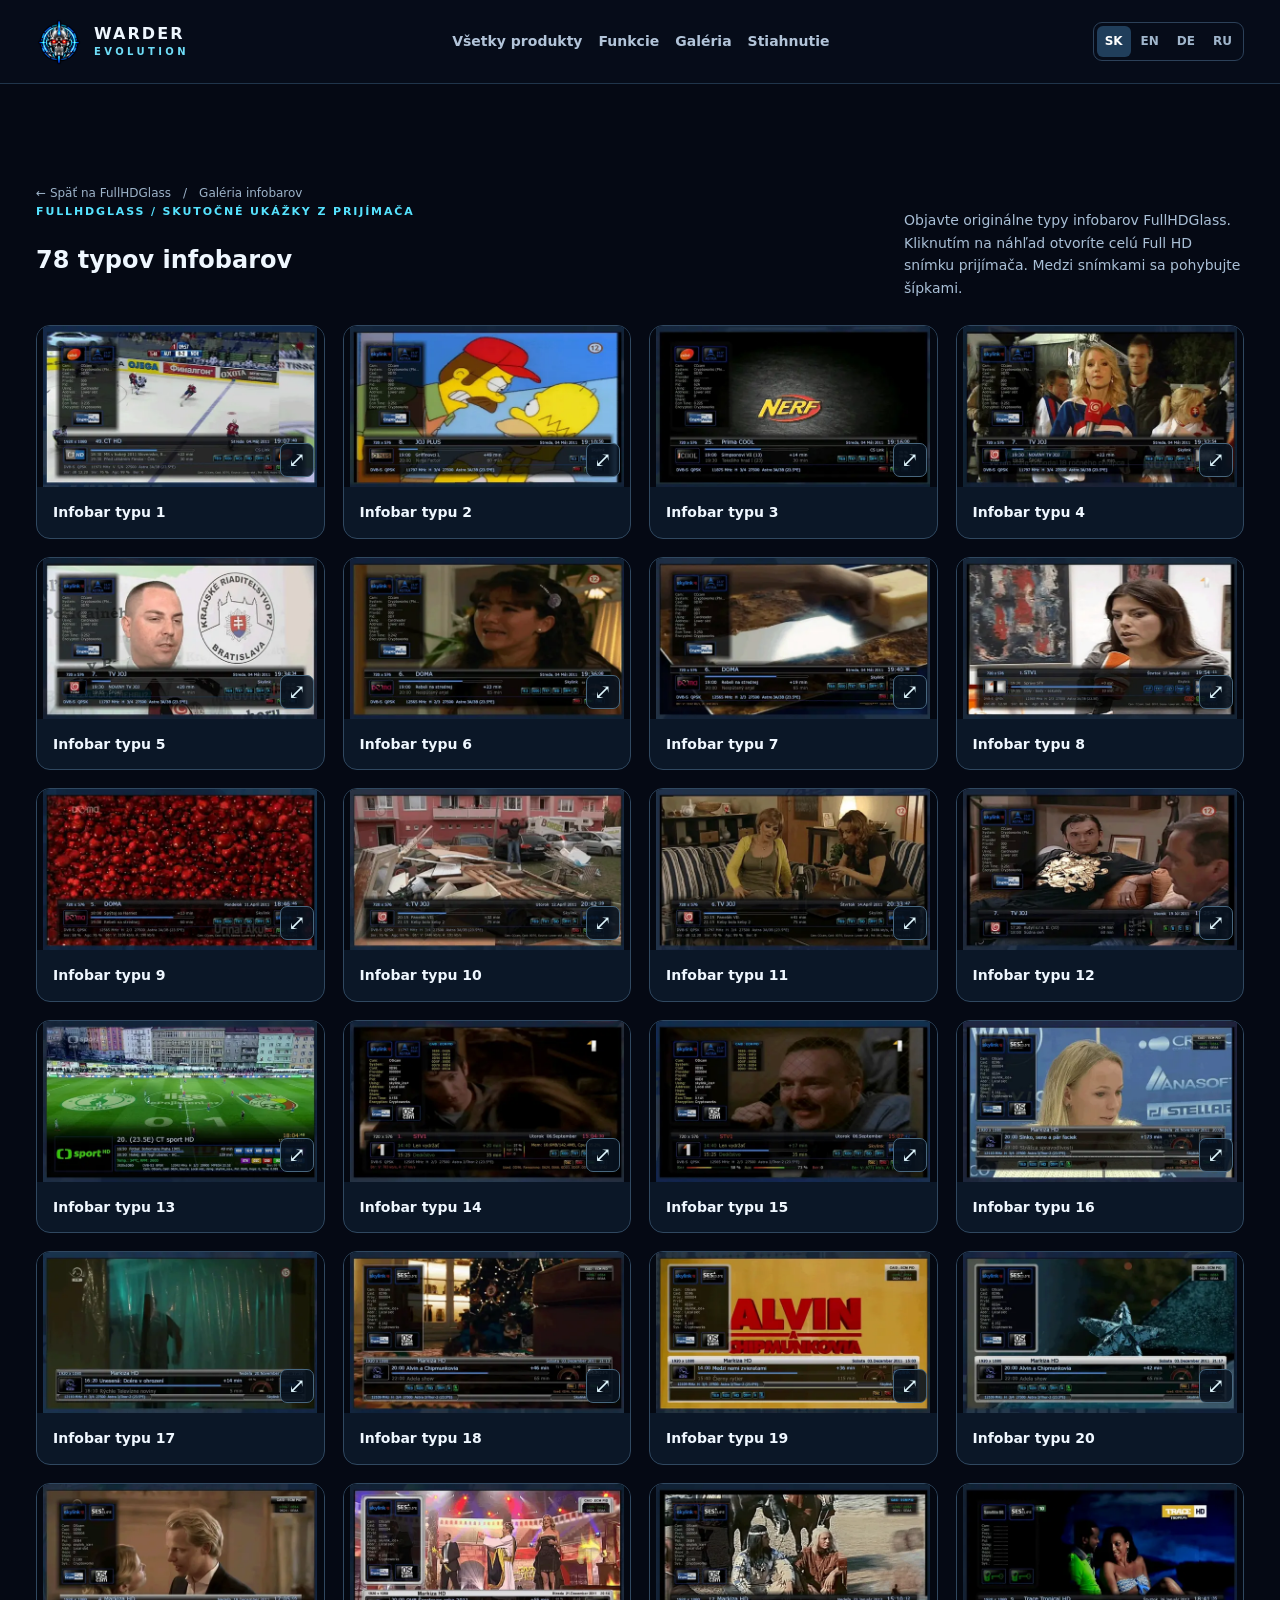
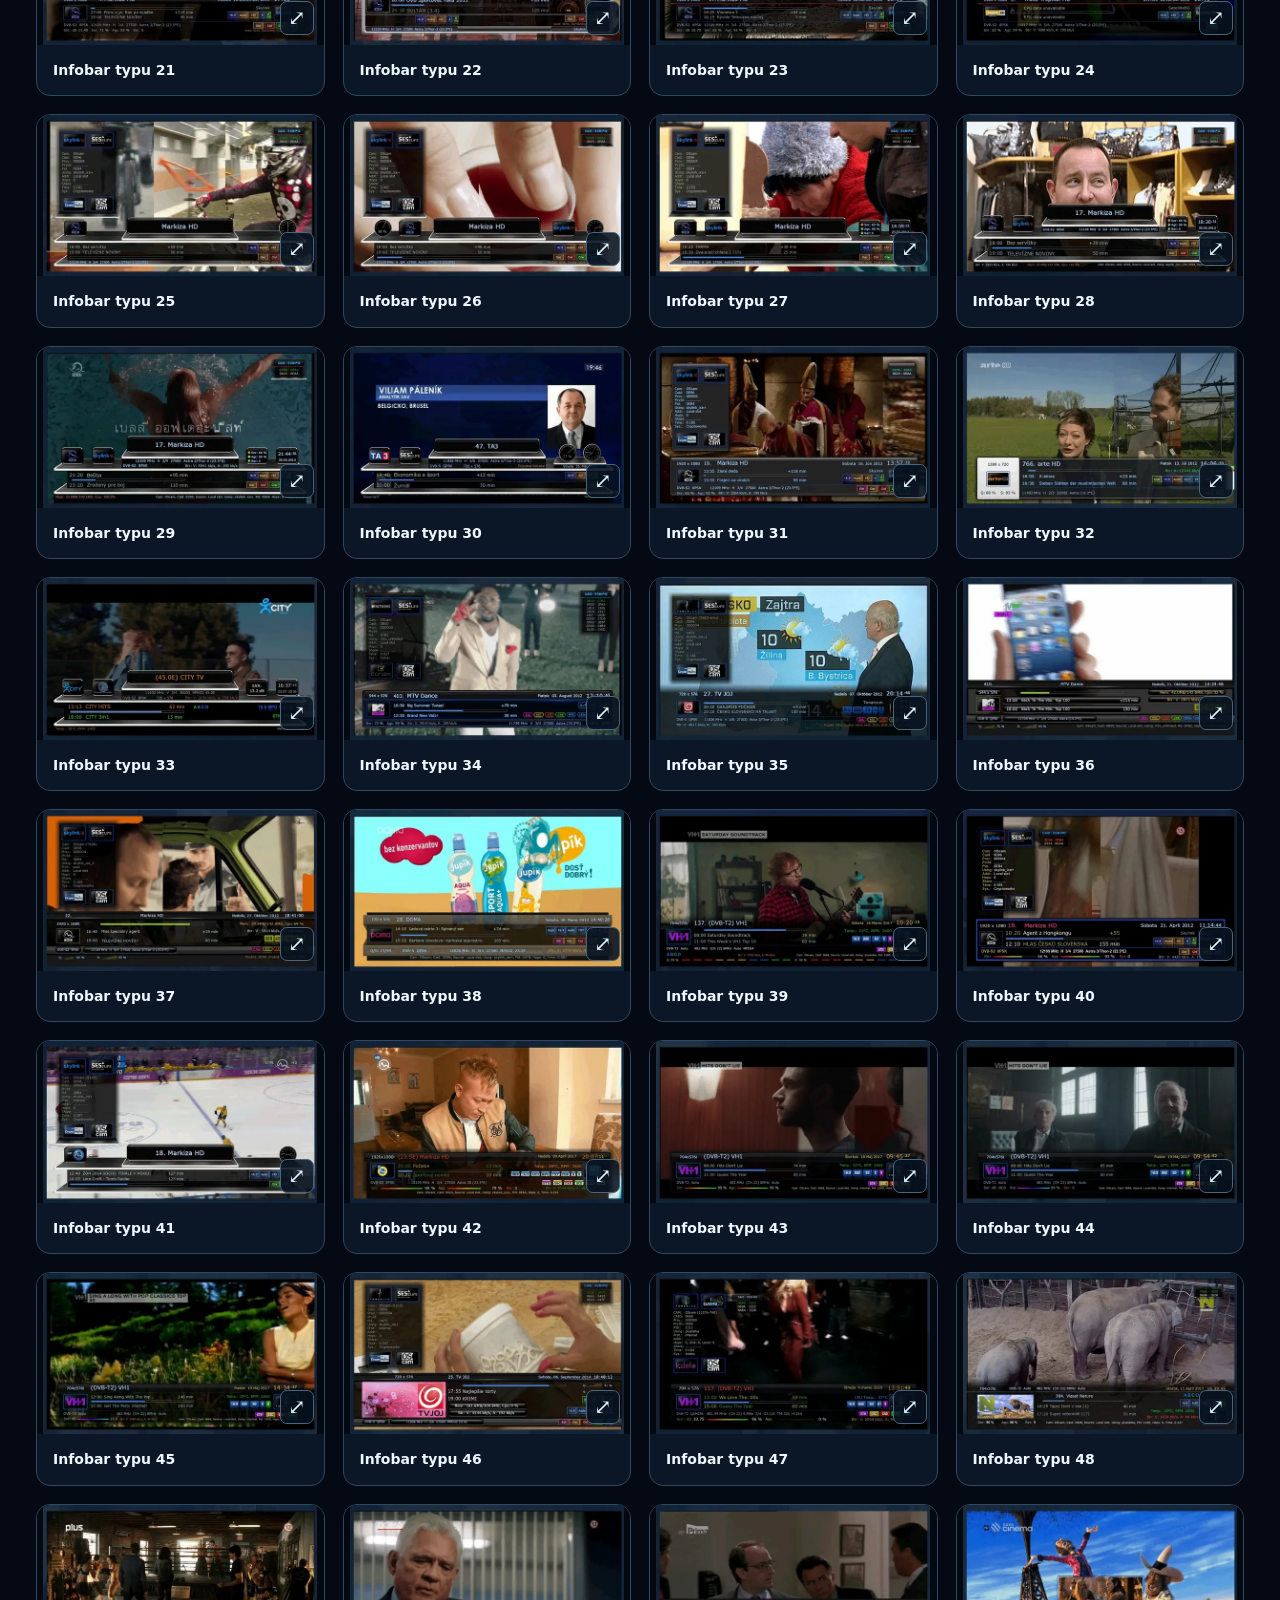
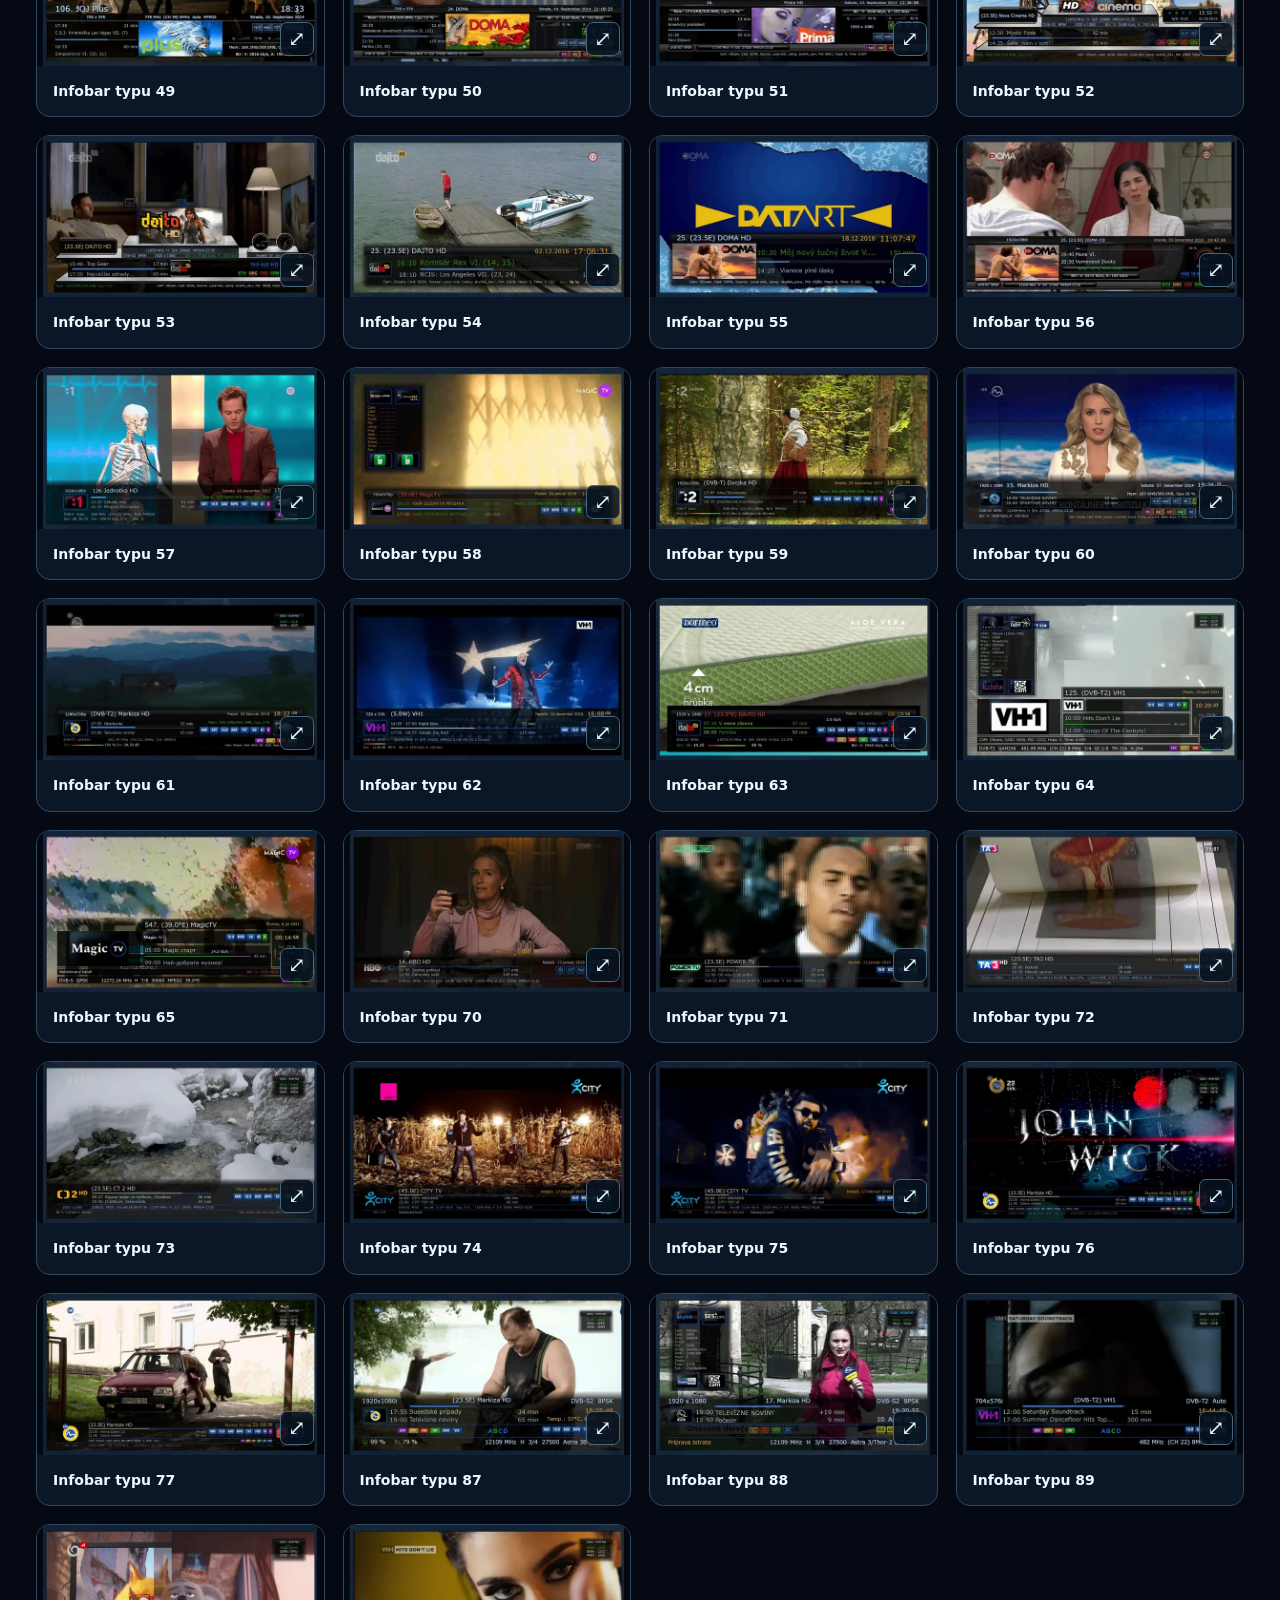
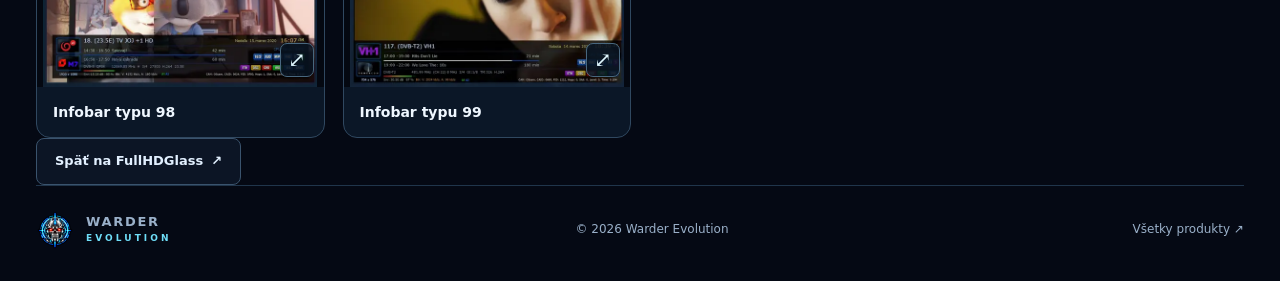
<file: docs/fullhdglass-infobars.html>
<!doctype html>
<html lang="sk" data-language="sk"><head><meta charset="utf-8"><meta name="viewport" content="width=device-width,initial-scale=1"><meta name="theme-color" content="#040813"><title data-text-sk="FullHDGlass – Galéria infobarov — Warder Evolution" data-text-en="FullHDGlass Infobar Gallery — Warder Evolution" data-text-de="FullHDGlass – Infoleisten-Galerie — Warder Evolution" data-text-ru="FullHDGlass – Галерея инфобаров — Warder Evolution">FullHDGlass – Galéria infobarov — Warder Evolution</title><meta name="description" content="Objavte 78 originálnych typov infobarov FullHDGlass zo skutočného prijímača Enigma2." data-content-sk="Objavte 78 originálnych typov infobarov FullHDGlass zo skutočného prijímača Enigma2." data-content-de="Entdecken Sie 78 Original-Infoleisten von FullHDGlass auf einem Enigma2-Receiver." data-content-ru="Откройте 78 оригинальных вариантов инфобаров FullHDGlass с ресивера Enigma2." data-content-en="Explore 78 genuine FullHDGlass infobar previews from an Enigma2 receiver, with full-resolution screenshots."><meta property="og:title" content="FullHDGlass – Galéria infobarov — Warder Evolution" data-content-sk="FullHDGlass – Galéria infobarov — Warder Evolution" data-content-en="FullHDGlass Infobar Gallery — Warder Evolution" data-content-de="FullHDGlass – Infoleisten-Galerie — Warder Evolution" data-content-ru="FullHDGlass – Галерея инфобаров — Warder Evolution"><meta property="og:description" content="Objavte 78 originálnych typov infobarov FullHDGlass zo skutočného prijímača Enigma2." data-content-sk="Objavte 78 originálnych typov infobarov FullHDGlass zo skutočného prijímača Enigma2." data-content-de="Entdecken Sie 78 Original-Infoleisten von FullHDGlass auf einem Enigma2-Receiver." data-content-ru="Откройте 78 оригинальных вариантов инфобаров FullHDGlass с ресивера Enigma2." data-content-en="78 authentic FullHDGlass infobar previews."><meta property="og:url" content="https://warder-evolution.eu/fullhdglass-infobars.html"><link rel="canonical" href="https://warder-evolution.eu/fullhdglass-infobars.html"><link rel="icon" href="portal-art/skull.png?v=20261125-skull1"><link rel="stylesheet" href="portal.css?v=20261125-orbit4"><script src="portal.js?v=20261125-langfix2" defer></script><style id="warder-language-guard">span[hidden]{display:none!important}html[data-language="sk"] span[lang]:is(.sk,.en,.de,.ru):not([lang="sk"]){display:none!important}html[data-language="en"] span[lang]:is(.sk,.en,.de,.ru):not([lang="en"]){display:none!important}html[data-language="de"] span[lang]:is(.sk,.en,.de,.ru):not([lang="de"]){display:none!important}html[data-language="ru"] span[lang]:is(.sk,.en,.de,.ru):not([lang="ru"]){display:none!important}</style></head>
<body class="product-detail detail-glass" style="--detail-accent:#56e3ff;--detail-aura:#144d80"><a href="#main" class="skip"><span class="sk" lang="sk">Preskočiť na obsah</span><span class="en" lang="en" hidden>Skip to content</span><span class="de" lang="de" hidden>Zum Inhalt springen</span><span class="ru" lang="ru" hidden>Перейти к содержанию</span></a><header><nav class="shell nav" aria-label="Hlavná navigácia" data-aria-sk="Hlavná navigácia" data-aria-en="Main navigation" data-aria-de="Hauptnavigation" data-aria-ru="Главная навигация"><a class="brand" href="index.html"><img src="portal-art/skull.png?v=20261125-skull1" width="46" height="46" alt=""><span>WARDER<b>EVOLUTION</b></span></a><div class="nav-links"><a href="index.html#products"><span class="sk" lang="sk">Všetky produkty</span><span class="en" lang="en" hidden>All products</span><span class="de" lang="de" hidden>Alle Produkte</span><span class="ru" lang="ru" hidden>Все продукты</span></a><a href="fullhdglass.html#features"><span class="sk" lang="sk">Funkcie</span><span class="en" lang="en" hidden>Features</span><span class="de" lang="de" hidden>Funktionen</span><span class="ru" lang="ru" hidden>Возможности</span></a><a href="fullhdglass.html#screenshots"><span class="sk" lang="sk">Galéria</span><span class="en" lang="en" hidden>Gallery</span><span class="de" lang="de" hidden>Galerie</span><span class="ru" lang="ru" hidden>Галерея</span></a><a href="fullhdglass.html#download"><span class="sk" lang="sk">Stiahnutie</span><span class="en" lang="en" hidden>Download</span><span class="de" lang="de" hidden>Download</span><span class="ru" lang="ru" hidden>Загрузка</span></a></div><div class="languages" role="group" aria-label="Jazyk" data-aria-sk="Jazyk" data-aria-en="Language" data-aria-de="Sprache" data-aria-ru="Язык"><button data-lang="sk" lang="sk" aria-label="Slovenčina" aria-pressed="true">SK</button><button data-lang="en" lang="en" aria-label="English" aria-pressed="false">EN</button><button data-lang="de" lang="de" aria-label="Deutsch" aria-pressed="false">DE</button><button data-lang="ru" lang="ru" aria-label="Русский" aria-pressed="false">RU</button></div></nav></header>
<main id="main"><section class="shell detail-section screenshot-section" id="infobars"><div class="crumb"><a href="fullhdglass.html#screenshots">← <span class="sk" lang="sk">Späť na FullHDGlass</span><span class="en" lang="en" hidden>Back to FullHDGlass</span><span class="de" lang="de" hidden>Zurück zu FullHDGlass</span><span class="ru" lang="ru" hidden>Назад к FullHDGlass</span></a><span> / </span><span class="sk" lang="sk">Galéria infobarov</span><span class="en" lang="en" hidden>Infobar gallery</span><span class="de" lang="de" hidden>Infoleisten-Galerie</span><span class="ru" lang="ru" hidden>Галерея инфобаров</span></div><div class="section-heading"><div><div class="eyebrow"><span class="sk" lang="sk">FULLHDGLASS / SKUTOČNÉ UKÁŽKY Z PRIJÍMAČA</span><span class="en" lang="en" hidden>FULLHDGLASS / REAL RECEIVER PREVIEWS</span><span class="de" lang="de" hidden>FULLHDGLASS / ECHTE RECEIVER-VORSCHAUEN</span><span class="ru" lang="ru" hidden>FULLHDGLASS / РЕАЛЬНЫЕ ПРИМЕРЫ С РЕСИВЕРА</span></div><h1><span class="sk" lang="sk">78 typov infobarov</span><span class="en" lang="en" hidden>78 infobar designs</span><span class="de" lang="de" hidden>78 Infoleisten-Varianten</span><span class="ru" lang="ru" hidden>78 вариантов инфобаров</span></h1></div><p><span class="sk" lang="sk">Objavte originálne typy infobarov FullHDGlass. Kliknutím na náhľad otvoríte celú Full HD snímku prijímača. Medzi snímkami sa pohybujte šípkami.</span><span class="en" lang="en" hidden>Discover the original FullHDGlass infobar designs. Select a preview to open the complete Full HD receiver screenshot. Use arrows to browse.</span><span class="de" lang="de" hidden>Entdecken Sie die Original-Infoleisten von FullHDGlass. Wählen Sie eine Vorschau, um den vollständigen Full-HD-Receiver-Screenshot zu öffnen. Blättern Sie mit den Pfeiltasten.</span><span class="ru" lang="ru" hidden>Откройте оригинальные варианты инфобаров FullHDGlass. Нажмите на изображение для просмотра полного снимка ресивера в Full HD. Используйте стрелки для навигации.</span></p></div><div class="screenshot-grid variant-grid">
<figure><a href="screenshots/infobars/01-full.webp" data-caption-en="Infobar type 1" data-caption-sk="Infobar typu 1" data-caption-de="Infoleiste Typ 1" data-caption-ru="Инфобар типа 1"><img src="screenshots/infobars/01-thumb.webp" width="574" height="338" loading="lazy" decoding="async" alt="Infobar typu 1" data-alt-sk="Infobar typu 1" data-alt-en="Infobar type 1" data-alt-de="Infoleiste Typ 1" data-alt-ru="Инфобар типа 1"><span class="shot-zoom" aria-hidden="true">⤢</span></a><figcaption><span class="sk" lang="sk">Infobar typu 1</span><span class="en" lang="en" hidden>Infobar type 1</span><span class="de" lang="de" hidden>Infoleiste Typ 1</span><span class="ru" lang="ru" hidden>Инфобар типа 1</span></figcaption></figure>
<figure><a href="screenshots/infobars/02-full.webp" data-caption-en="Infobar type 2" data-caption-sk="Infobar typu 2" data-caption-de="Infoleiste Typ 2" data-caption-ru="Инфобар типа 2"><img src="screenshots/infobars/02-thumb.webp" width="574" height="338" loading="lazy" decoding="async" alt="Infobar typu 2" data-alt-sk="Infobar typu 2" data-alt-en="Infobar type 2" data-alt-de="Infoleiste Typ 2" data-alt-ru="Инфобар типа 2"><span class="shot-zoom" aria-hidden="true">⤢</span></a><figcaption><span class="sk" lang="sk">Infobar typu 2</span><span class="en" lang="en" hidden>Infobar type 2</span><span class="de" lang="de" hidden>Infoleiste Typ 2</span><span class="ru" lang="ru" hidden>Инфобар типа 2</span></figcaption></figure>
<figure><a href="screenshots/infobars/03-full.webp" data-caption-en="Infobar type 3" data-caption-sk="Infobar typu 3" data-caption-de="Infoleiste Typ 3" data-caption-ru="Инфобар типа 3"><img src="screenshots/infobars/03-thumb.webp" width="574" height="338" loading="lazy" decoding="async" alt="Infobar typu 3" data-alt-sk="Infobar typu 3" data-alt-en="Infobar type 3" data-alt-de="Infoleiste Typ 3" data-alt-ru="Инфобар типа 3"><span class="shot-zoom" aria-hidden="true">⤢</span></a><figcaption><span class="sk" lang="sk">Infobar typu 3</span><span class="en" lang="en" hidden>Infobar type 3</span><span class="de" lang="de" hidden>Infoleiste Typ 3</span><span class="ru" lang="ru" hidden>Инфобар типа 3</span></figcaption></figure>
<figure><a href="screenshots/infobars/04-full.webp" data-caption-en="Infobar type 4" data-caption-sk="Infobar typu 4" data-caption-de="Infoleiste Typ 4" data-caption-ru="Инфобар типа 4"><img src="screenshots/infobars/04-thumb.webp" width="574" height="338" loading="lazy" decoding="async" alt="Infobar typu 4" data-alt-sk="Infobar typu 4" data-alt-en="Infobar type 4" data-alt-de="Infoleiste Typ 4" data-alt-ru="Инфобар типа 4"><span class="shot-zoom" aria-hidden="true">⤢</span></a><figcaption><span class="sk" lang="sk">Infobar typu 4</span><span class="en" lang="en" hidden>Infobar type 4</span><span class="de" lang="de" hidden>Infoleiste Typ 4</span><span class="ru" lang="ru" hidden>Инфобар типа 4</span></figcaption></figure>
<figure><a href="screenshots/infobars/05-full.webp" data-caption-en="Infobar type 5" data-caption-sk="Infobar typu 5" data-caption-de="Infoleiste Typ 5" data-caption-ru="Инфобар типа 5"><img src="screenshots/infobars/05-thumb.webp" width="574" height="338" loading="lazy" decoding="async" alt="Infobar typu 5" data-alt-sk="Infobar typu 5" data-alt-en="Infobar type 5" data-alt-de="Infoleiste Typ 5" data-alt-ru="Инфобар типа 5"><span class="shot-zoom" aria-hidden="true">⤢</span></a><figcaption><span class="sk" lang="sk">Infobar typu 5</span><span class="en" lang="en" hidden>Infobar type 5</span><span class="de" lang="de" hidden>Infoleiste Typ 5</span><span class="ru" lang="ru" hidden>Инфобар типа 5</span></figcaption></figure>
<figure><a href="screenshots/infobars/06-full.webp" data-caption-en="Infobar type 6" data-caption-sk="Infobar typu 6" data-caption-de="Infoleiste Typ 6" data-caption-ru="Инфобар типа 6"><img src="screenshots/infobars/06-thumb.webp" width="574" height="338" loading="lazy" decoding="async" alt="Infobar typu 6" data-alt-sk="Infobar typu 6" data-alt-en="Infobar type 6" data-alt-de="Infoleiste Typ 6" data-alt-ru="Инфобар типа 6"><span class="shot-zoom" aria-hidden="true">⤢</span></a><figcaption><span class="sk" lang="sk">Infobar typu 6</span><span class="en" lang="en" hidden>Infobar type 6</span><span class="de" lang="de" hidden>Infoleiste Typ 6</span><span class="ru" lang="ru" hidden>Инфобар типа 6</span></figcaption></figure>
<figure><a href="screenshots/infobars/07-full.webp" data-caption-en="Infobar type 7" data-caption-sk="Infobar typu 7" data-caption-de="Infoleiste Typ 7" data-caption-ru="Инфобар типа 7"><img src="screenshots/infobars/07-thumb.webp" width="574" height="338" loading="lazy" decoding="async" alt="Infobar typu 7" data-alt-sk="Infobar typu 7" data-alt-en="Infobar type 7" data-alt-de="Infoleiste Typ 7" data-alt-ru="Инфобар типа 7"><span class="shot-zoom" aria-hidden="true">⤢</span></a><figcaption><span class="sk" lang="sk">Infobar typu 7</span><span class="en" lang="en" hidden>Infobar type 7</span><span class="de" lang="de" hidden>Infoleiste Typ 7</span><span class="ru" lang="ru" hidden>Инфобар типа 7</span></figcaption></figure>
<figure><a href="screenshots/infobars/08-full.webp" data-caption-en="Infobar type 8" data-caption-sk="Infobar typu 8" data-caption-de="Infoleiste Typ 8" data-caption-ru="Инфобар типа 8"><img src="screenshots/infobars/08-thumb.webp" width="574" height="338" loading="lazy" decoding="async" alt="Infobar typu 8" data-alt-sk="Infobar typu 8" data-alt-en="Infobar type 8" data-alt-de="Infoleiste Typ 8" data-alt-ru="Инфобар типа 8"><span class="shot-zoom" aria-hidden="true">⤢</span></a><figcaption><span class="sk" lang="sk">Infobar typu 8</span><span class="en" lang="en" hidden>Infobar type 8</span><span class="de" lang="de" hidden>Infoleiste Typ 8</span><span class="ru" lang="ru" hidden>Инфобар типа 8</span></figcaption></figure>
<figure><a href="screenshots/infobars/09-full.webp" data-caption-en="Infobar type 9" data-caption-sk="Infobar typu 9" data-caption-de="Infoleiste Typ 9" data-caption-ru="Инфобар типа 9"><img src="screenshots/infobars/09-thumb.webp" width="574" height="338" loading="lazy" decoding="async" alt="Infobar typu 9" data-alt-sk="Infobar typu 9" data-alt-en="Infobar type 9" data-alt-de="Infoleiste Typ 9" data-alt-ru="Инфобар типа 9"><span class="shot-zoom" aria-hidden="true">⤢</span></a><figcaption><span class="sk" lang="sk">Infobar typu 9</span><span class="en" lang="en" hidden>Infobar type 9</span><span class="de" lang="de" hidden>Infoleiste Typ 9</span><span class="ru" lang="ru" hidden>Инфобар типа 9</span></figcaption></figure>
<figure><a href="screenshots/infobars/10-full.webp" data-caption-en="Infobar type 10" data-caption-sk="Infobar typu 10" data-caption-de="Infoleiste Typ 10" data-caption-ru="Инфобар типа 10"><img src="screenshots/infobars/10-thumb.webp" width="574" height="338" loading="lazy" decoding="async" alt="Infobar typu 10" data-alt-sk="Infobar typu 10" data-alt-en="Infobar type 10" data-alt-de="Infoleiste Typ 10" data-alt-ru="Инфобар типа 10"><span class="shot-zoom" aria-hidden="true">⤢</span></a><figcaption><span class="sk" lang="sk">Infobar typu 10</span><span class="en" lang="en" hidden>Infobar type 10</span><span class="de" lang="de" hidden>Infoleiste Typ 10</span><span class="ru" lang="ru" hidden>Инфобар типа 10</span></figcaption></figure>
<figure><a href="screenshots/infobars/11-full.webp" data-caption-en="Infobar type 11" data-caption-sk="Infobar typu 11" data-caption-de="Infoleiste Typ 11" data-caption-ru="Инфобар типа 11"><img src="screenshots/infobars/11-thumb.webp" width="574" height="338" loading="lazy" decoding="async" alt="Infobar typu 11" data-alt-sk="Infobar typu 11" data-alt-en="Infobar type 11" data-alt-de="Infoleiste Typ 11" data-alt-ru="Инфобар типа 11"><span class="shot-zoom" aria-hidden="true">⤢</span></a><figcaption><span class="sk" lang="sk">Infobar typu 11</span><span class="en" lang="en" hidden>Infobar type 11</span><span class="de" lang="de" hidden>Infoleiste Typ 11</span><span class="ru" lang="ru" hidden>Инфобар типа 11</span></figcaption></figure>
<figure><a href="screenshots/infobars/12-full.webp" data-caption-en="Infobar type 12" data-caption-sk="Infobar typu 12" data-caption-de="Infoleiste Typ 12" data-caption-ru="Инфобар типа 12"><img src="screenshots/infobars/12-thumb.webp" width="574" height="338" loading="lazy" decoding="async" alt="Infobar typu 12" data-alt-sk="Infobar typu 12" data-alt-en="Infobar type 12" data-alt-de="Infoleiste Typ 12" data-alt-ru="Инфобар типа 12"><span class="shot-zoom" aria-hidden="true">⤢</span></a><figcaption><span class="sk" lang="sk">Infobar typu 12</span><span class="en" lang="en" hidden>Infobar type 12</span><span class="de" lang="de" hidden>Infoleiste Typ 12</span><span class="ru" lang="ru" hidden>Инфобар типа 12</span></figcaption></figure>
<figure><a href="screenshots/infobars/13-full.webp" data-caption-en="Infobar type 13" data-caption-sk="Infobar typu 13" data-caption-de="Infoleiste Typ 13" data-caption-ru="Инфобар типа 13"><img src="screenshots/infobars/13-thumb.webp" width="574" height="338" loading="lazy" decoding="async" alt="Infobar typu 13" data-alt-sk="Infobar typu 13" data-alt-en="Infobar type 13" data-alt-de="Infoleiste Typ 13" data-alt-ru="Инфобар типа 13"><span class="shot-zoom" aria-hidden="true">⤢</span></a><figcaption><span class="sk" lang="sk">Infobar typu 13</span><span class="en" lang="en" hidden>Infobar type 13</span><span class="de" lang="de" hidden>Infoleiste Typ 13</span><span class="ru" lang="ru" hidden>Инфобар типа 13</span></figcaption></figure>
<figure><a href="screenshots/infobars/14-full.webp" data-caption-en="Infobar type 14" data-caption-sk="Infobar typu 14" data-caption-de="Infoleiste Typ 14" data-caption-ru="Инфобар типа 14"><img src="screenshots/infobars/14-thumb.webp" width="574" height="338" loading="lazy" decoding="async" alt="Infobar typu 14" data-alt-sk="Infobar typu 14" data-alt-en="Infobar type 14" data-alt-de="Infoleiste Typ 14" data-alt-ru="Инфобар типа 14"><span class="shot-zoom" aria-hidden="true">⤢</span></a><figcaption><span class="sk" lang="sk">Infobar typu 14</span><span class="en" lang="en" hidden>Infobar type 14</span><span class="de" lang="de" hidden>Infoleiste Typ 14</span><span class="ru" lang="ru" hidden>Инфобар типа 14</span></figcaption></figure>
<figure><a href="screenshots/infobars/15-full.webp" data-caption-en="Infobar type 15" data-caption-sk="Infobar typu 15" data-caption-de="Infoleiste Typ 15" data-caption-ru="Инфобар типа 15"><img src="screenshots/infobars/15-thumb.webp" width="574" height="338" loading="lazy" decoding="async" alt="Infobar typu 15" data-alt-sk="Infobar typu 15" data-alt-en="Infobar type 15" data-alt-de="Infoleiste Typ 15" data-alt-ru="Инфобар типа 15"><span class="shot-zoom" aria-hidden="true">⤢</span></a><figcaption><span class="sk" lang="sk">Infobar typu 15</span><span class="en" lang="en" hidden>Infobar type 15</span><span class="de" lang="de" hidden>Infoleiste Typ 15</span><span class="ru" lang="ru" hidden>Инфобар типа 15</span></figcaption></figure>
<figure><a href="screenshots/infobars/16-full.webp" data-caption-en="Infobar type 16" data-caption-sk="Infobar typu 16" data-caption-de="Infoleiste Typ 16" data-caption-ru="Инфобар типа 16"><img src="screenshots/infobars/16-thumb.webp" width="574" height="338" loading="lazy" decoding="async" alt="Infobar typu 16" data-alt-sk="Infobar typu 16" data-alt-en="Infobar type 16" data-alt-de="Infoleiste Typ 16" data-alt-ru="Инфобар типа 16"><span class="shot-zoom" aria-hidden="true">⤢</span></a><figcaption><span class="sk" lang="sk">Infobar typu 16</span><span class="en" lang="en" hidden>Infobar type 16</span><span class="de" lang="de" hidden>Infoleiste Typ 16</span><span class="ru" lang="ru" hidden>Инфобар типа 16</span></figcaption></figure>
<figure><a href="screenshots/infobars/17-full.webp" data-caption-en="Infobar type 17" data-caption-sk="Infobar typu 17" data-caption-de="Infoleiste Typ 17" data-caption-ru="Инфобар типа 17"><img src="screenshots/infobars/17-thumb.webp" width="574" height="338" loading="lazy" decoding="async" alt="Infobar typu 17" data-alt-sk="Infobar typu 17" data-alt-en="Infobar type 17" data-alt-de="Infoleiste Typ 17" data-alt-ru="Инфобар типа 17"><span class="shot-zoom" aria-hidden="true">⤢</span></a><figcaption><span class="sk" lang="sk">Infobar typu 17</span><span class="en" lang="en" hidden>Infobar type 17</span><span class="de" lang="de" hidden>Infoleiste Typ 17</span><span class="ru" lang="ru" hidden>Инфобар типа 17</span></figcaption></figure>
<figure><a href="screenshots/infobars/18-full.webp" data-caption-en="Infobar type 18" data-caption-sk="Infobar typu 18" data-caption-de="Infoleiste Typ 18" data-caption-ru="Инфобар типа 18"><img src="screenshots/infobars/18-thumb.webp" width="574" height="338" loading="lazy" decoding="async" alt="Infobar typu 18" data-alt-sk="Infobar typu 18" data-alt-en="Infobar type 18" data-alt-de="Infoleiste Typ 18" data-alt-ru="Инфобар типа 18"><span class="shot-zoom" aria-hidden="true">⤢</span></a><figcaption><span class="sk" lang="sk">Infobar typu 18</span><span class="en" lang="en" hidden>Infobar type 18</span><span class="de" lang="de" hidden>Infoleiste Typ 18</span><span class="ru" lang="ru" hidden>Инфобар типа 18</span></figcaption></figure>
<figure><a href="screenshots/infobars/19-full.webp" data-caption-en="Infobar type 19" data-caption-sk="Infobar typu 19" data-caption-de="Infoleiste Typ 19" data-caption-ru="Инфобар типа 19"><img src="screenshots/infobars/19-thumb.webp" width="574" height="338" loading="lazy" decoding="async" alt="Infobar typu 19" data-alt-sk="Infobar typu 19" data-alt-en="Infobar type 19" data-alt-de="Infoleiste Typ 19" data-alt-ru="Инфобар типа 19"><span class="shot-zoom" aria-hidden="true">⤢</span></a><figcaption><span class="sk" lang="sk">Infobar typu 19</span><span class="en" lang="en" hidden>Infobar type 19</span><span class="de" lang="de" hidden>Infoleiste Typ 19</span><span class="ru" lang="ru" hidden>Инфобар типа 19</span></figcaption></figure>
<figure><a href="screenshots/infobars/20-full.webp" data-caption-en="Infobar type 20" data-caption-sk="Infobar typu 20" data-caption-de="Infoleiste Typ 20" data-caption-ru="Инфобар типа 20"><img src="screenshots/infobars/20-thumb.webp" width="574" height="338" loading="lazy" decoding="async" alt="Infobar typu 20" data-alt-sk="Infobar typu 20" data-alt-en="Infobar type 20" data-alt-de="Infoleiste Typ 20" data-alt-ru="Инфобар типа 20"><span class="shot-zoom" aria-hidden="true">⤢</span></a><figcaption><span class="sk" lang="sk">Infobar typu 20</span><span class="en" lang="en" hidden>Infobar type 20</span><span class="de" lang="de" hidden>Infoleiste Typ 20</span><span class="ru" lang="ru" hidden>Инфобар типа 20</span></figcaption></figure>
<figure><a href="screenshots/infobars/21-full.webp" data-caption-en="Infobar type 21" data-caption-sk="Infobar typu 21" data-caption-de="Infoleiste Typ 21" data-caption-ru="Инфобар типа 21"><img src="screenshots/infobars/21-thumb.webp" width="574" height="338" loading="lazy" decoding="async" alt="Infobar typu 21" data-alt-sk="Infobar typu 21" data-alt-en="Infobar type 21" data-alt-de="Infoleiste Typ 21" data-alt-ru="Инфобар типа 21"><span class="shot-zoom" aria-hidden="true">⤢</span></a><figcaption><span class="sk" lang="sk">Infobar typu 21</span><span class="en" lang="en" hidden>Infobar type 21</span><span class="de" lang="de" hidden>Infoleiste Typ 21</span><span class="ru" lang="ru" hidden>Инфобар типа 21</span></figcaption></figure>
<figure><a href="screenshots/infobars/22-full.webp" data-caption-en="Infobar type 22" data-caption-sk="Infobar typu 22" data-caption-de="Infoleiste Typ 22" data-caption-ru="Инфобар типа 22"><img src="screenshots/infobars/22-thumb.webp" width="574" height="338" loading="lazy" decoding="async" alt="Infobar typu 22" data-alt-sk="Infobar typu 22" data-alt-en="Infobar type 22" data-alt-de="Infoleiste Typ 22" data-alt-ru="Инфобар типа 22"><span class="shot-zoom" aria-hidden="true">⤢</span></a><figcaption><span class="sk" lang="sk">Infobar typu 22</span><span class="en" lang="en" hidden>Infobar type 22</span><span class="de" lang="de" hidden>Infoleiste Typ 22</span><span class="ru" lang="ru" hidden>Инфобар типа 22</span></figcaption></figure>
<figure><a href="screenshots/infobars/23-full.webp" data-caption-en="Infobar type 23" data-caption-sk="Infobar typu 23" data-caption-de="Infoleiste Typ 23" data-caption-ru="Инфобар типа 23"><img src="screenshots/infobars/23-thumb.webp" width="574" height="338" loading="lazy" decoding="async" alt="Infobar typu 23" data-alt-sk="Infobar typu 23" data-alt-en="Infobar type 23" data-alt-de="Infoleiste Typ 23" data-alt-ru="Инфобар типа 23"><span class="shot-zoom" aria-hidden="true">⤢</span></a><figcaption><span class="sk" lang="sk">Infobar typu 23</span><span class="en" lang="en" hidden>Infobar type 23</span><span class="de" lang="de" hidden>Infoleiste Typ 23</span><span class="ru" lang="ru" hidden>Инфобар типа 23</span></figcaption></figure>
<figure><a href="screenshots/infobars/24-full.webp" data-caption-en="Infobar type 24" data-caption-sk="Infobar typu 24" data-caption-de="Infoleiste Typ 24" data-caption-ru="Инфобар типа 24"><img src="screenshots/infobars/24-thumb.webp" width="574" height="338" loading="lazy" decoding="async" alt="Infobar typu 24" data-alt-sk="Infobar typu 24" data-alt-en="Infobar type 24" data-alt-de="Infoleiste Typ 24" data-alt-ru="Инфобар типа 24"><span class="shot-zoom" aria-hidden="true">⤢</span></a><figcaption><span class="sk" lang="sk">Infobar typu 24</span><span class="en" lang="en" hidden>Infobar type 24</span><span class="de" lang="de" hidden>Infoleiste Typ 24</span><span class="ru" lang="ru" hidden>Инфобар типа 24</span></figcaption></figure>
<figure><a href="screenshots/infobars/25-full.webp" data-caption-en="Infobar type 25" data-caption-sk="Infobar typu 25" data-caption-de="Infoleiste Typ 25" data-caption-ru="Инфобар типа 25"><img src="screenshots/infobars/25-thumb.webp" width="574" height="338" loading="lazy" decoding="async" alt="Infobar typu 25" data-alt-sk="Infobar typu 25" data-alt-en="Infobar type 25" data-alt-de="Infoleiste Typ 25" data-alt-ru="Инфобар типа 25"><span class="shot-zoom" aria-hidden="true">⤢</span></a><figcaption><span class="sk" lang="sk">Infobar typu 25</span><span class="en" lang="en" hidden>Infobar type 25</span><span class="de" lang="de" hidden>Infoleiste Typ 25</span><span class="ru" lang="ru" hidden>Инфобар типа 25</span></figcaption></figure>
<figure><a href="screenshots/infobars/26-full.webp" data-caption-en="Infobar type 26" data-caption-sk="Infobar typu 26" data-caption-de="Infoleiste Typ 26" data-caption-ru="Инфобар типа 26"><img src="screenshots/infobars/26-thumb.webp" width="574" height="338" loading="lazy" decoding="async" alt="Infobar typu 26" data-alt-sk="Infobar typu 26" data-alt-en="Infobar type 26" data-alt-de="Infoleiste Typ 26" data-alt-ru="Инфобар типа 26"><span class="shot-zoom" aria-hidden="true">⤢</span></a><figcaption><span class="sk" lang="sk">Infobar typu 26</span><span class="en" lang="en" hidden>Infobar type 26</span><span class="de" lang="de" hidden>Infoleiste Typ 26</span><span class="ru" lang="ru" hidden>Инфобар типа 26</span></figcaption></figure>
<figure><a href="screenshots/infobars/27-full.webp" data-caption-en="Infobar type 27" data-caption-sk="Infobar typu 27" data-caption-de="Infoleiste Typ 27" data-caption-ru="Инфобар типа 27"><img src="screenshots/infobars/27-thumb.webp" width="574" height="338" loading="lazy" decoding="async" alt="Infobar typu 27" data-alt-sk="Infobar typu 27" data-alt-en="Infobar type 27" data-alt-de="Infoleiste Typ 27" data-alt-ru="Инфобар типа 27"><span class="shot-zoom" aria-hidden="true">⤢</span></a><figcaption><span class="sk" lang="sk">Infobar typu 27</span><span class="en" lang="en" hidden>Infobar type 27</span><span class="de" lang="de" hidden>Infoleiste Typ 27</span><span class="ru" lang="ru" hidden>Инфобар типа 27</span></figcaption></figure>
<figure><a href="screenshots/infobars/28-full.webp" data-caption-en="Infobar type 28" data-caption-sk="Infobar typu 28" data-caption-de="Infoleiste Typ 28" data-caption-ru="Инфобар типа 28"><img src="screenshots/infobars/28-thumb.webp" width="574" height="338" loading="lazy" decoding="async" alt="Infobar typu 28" data-alt-sk="Infobar typu 28" data-alt-en="Infobar type 28" data-alt-de="Infoleiste Typ 28" data-alt-ru="Инфобар типа 28"><span class="shot-zoom" aria-hidden="true">⤢</span></a><figcaption><span class="sk" lang="sk">Infobar typu 28</span><span class="en" lang="en" hidden>Infobar type 28</span><span class="de" lang="de" hidden>Infoleiste Typ 28</span><span class="ru" lang="ru" hidden>Инфобар типа 28</span></figcaption></figure>
<figure><a href="screenshots/infobars/29-full.webp" data-caption-en="Infobar type 29" data-caption-sk="Infobar typu 29" data-caption-de="Infoleiste Typ 29" data-caption-ru="Инфобар типа 29"><img src="screenshots/infobars/29-thumb.webp" width="574" height="338" loading="lazy" decoding="async" alt="Infobar typu 29" data-alt-sk="Infobar typu 29" data-alt-en="Infobar type 29" data-alt-de="Infoleiste Typ 29" data-alt-ru="Инфобар типа 29"><span class="shot-zoom" aria-hidden="true">⤢</span></a><figcaption><span class="sk" lang="sk">Infobar typu 29</span><span class="en" lang="en" hidden>Infobar type 29</span><span class="de" lang="de" hidden>Infoleiste Typ 29</span><span class="ru" lang="ru" hidden>Инфобар типа 29</span></figcaption></figure>
<figure><a href="screenshots/infobars/30-full.webp" data-caption-en="Infobar type 30" data-caption-sk="Infobar typu 30" data-caption-de="Infoleiste Typ 30" data-caption-ru="Инфобар типа 30"><img src="screenshots/infobars/30-thumb.webp" width="574" height="338" loading="lazy" decoding="async" alt="Infobar typu 30" data-alt-sk="Infobar typu 30" data-alt-en="Infobar type 30" data-alt-de="Infoleiste Typ 30" data-alt-ru="Инфобар типа 30"><span class="shot-zoom" aria-hidden="true">⤢</span></a><figcaption><span class="sk" lang="sk">Infobar typu 30</span><span class="en" lang="en" hidden>Infobar type 30</span><span class="de" lang="de" hidden>Infoleiste Typ 30</span><span class="ru" lang="ru" hidden>Инфобар типа 30</span></figcaption></figure>
<figure><a href="screenshots/infobars/31-full.webp" data-caption-en="Infobar type 31" data-caption-sk="Infobar typu 31" data-caption-de="Infoleiste Typ 31" data-caption-ru="Инфобар типа 31"><img src="screenshots/infobars/31-thumb.webp" width="574" height="338" loading="lazy" decoding="async" alt="Infobar typu 31" data-alt-sk="Infobar typu 31" data-alt-en="Infobar type 31" data-alt-de="Infoleiste Typ 31" data-alt-ru="Инфобар типа 31"><span class="shot-zoom" aria-hidden="true">⤢</span></a><figcaption><span class="sk" lang="sk">Infobar typu 31</span><span class="en" lang="en" hidden>Infobar type 31</span><span class="de" lang="de" hidden>Infoleiste Typ 31</span><span class="ru" lang="ru" hidden>Инфобар типа 31</span></figcaption></figure>
<figure><a href="screenshots/infobars/32-full.webp" data-caption-en="Infobar type 32" data-caption-sk="Infobar typu 32" data-caption-de="Infoleiste Typ 32" data-caption-ru="Инфобар типа 32"><img src="screenshots/infobars/32-thumb.webp" width="574" height="338" loading="lazy" decoding="async" alt="Infobar typu 32" data-alt-sk="Infobar typu 32" data-alt-en="Infobar type 32" data-alt-de="Infoleiste Typ 32" data-alt-ru="Инфобар типа 32"><span class="shot-zoom" aria-hidden="true">⤢</span></a><figcaption><span class="sk" lang="sk">Infobar typu 32</span><span class="en" lang="en" hidden>Infobar type 32</span><span class="de" lang="de" hidden>Infoleiste Typ 32</span><span class="ru" lang="ru" hidden>Инфобар типа 32</span></figcaption></figure>
<figure><a href="screenshots/infobars/33-full.webp" data-caption-en="Infobar type 33" data-caption-sk="Infobar typu 33" data-caption-de="Infoleiste Typ 33" data-caption-ru="Инфобар типа 33"><img src="screenshots/infobars/33-thumb.webp" width="574" height="338" loading="lazy" decoding="async" alt="Infobar typu 33" data-alt-sk="Infobar typu 33" data-alt-en="Infobar type 33" data-alt-de="Infoleiste Typ 33" data-alt-ru="Инфобар типа 33"><span class="shot-zoom" aria-hidden="true">⤢</span></a><figcaption><span class="sk" lang="sk">Infobar typu 33</span><span class="en" lang="en" hidden>Infobar type 33</span><span class="de" lang="de" hidden>Infoleiste Typ 33</span><span class="ru" lang="ru" hidden>Инфобар типа 33</span></figcaption></figure>
<figure><a href="screenshots/infobars/34-full.webp" data-caption-en="Infobar type 34" data-caption-sk="Infobar typu 34" data-caption-de="Infoleiste Typ 34" data-caption-ru="Инфобар типа 34"><img src="screenshots/infobars/34-thumb.webp" width="574" height="338" loading="lazy" decoding="async" alt="Infobar typu 34" data-alt-sk="Infobar typu 34" data-alt-en="Infobar type 34" data-alt-de="Infoleiste Typ 34" data-alt-ru="Инфобар типа 34"><span class="shot-zoom" aria-hidden="true">⤢</span></a><figcaption><span class="sk" lang="sk">Infobar typu 34</span><span class="en" lang="en" hidden>Infobar type 34</span><span class="de" lang="de" hidden>Infoleiste Typ 34</span><span class="ru" lang="ru" hidden>Инфобар типа 34</span></figcaption></figure>
<figure><a href="screenshots/infobars/35-full.webp" data-caption-en="Infobar type 35" data-caption-sk="Infobar typu 35" data-caption-de="Infoleiste Typ 35" data-caption-ru="Инфобар типа 35"><img src="screenshots/infobars/35-thumb.webp" width="574" height="338" loading="lazy" decoding="async" alt="Infobar typu 35" data-alt-sk="Infobar typu 35" data-alt-en="Infobar type 35" data-alt-de="Infoleiste Typ 35" data-alt-ru="Инфобар типа 35"><span class="shot-zoom" aria-hidden="true">⤢</span></a><figcaption><span class="sk" lang="sk">Infobar typu 35</span><span class="en" lang="en" hidden>Infobar type 35</span><span class="de" lang="de" hidden>Infoleiste Typ 35</span><span class="ru" lang="ru" hidden>Инфобар типа 35</span></figcaption></figure>
<figure><a href="screenshots/infobars/36-full.webp" data-caption-en="Infobar type 36" data-caption-sk="Infobar typu 36" data-caption-de="Infoleiste Typ 36" data-caption-ru="Инфобар типа 36"><img src="screenshots/infobars/36-thumb.webp" width="574" height="338" loading="lazy" decoding="async" alt="Infobar typu 36" data-alt-sk="Infobar typu 36" data-alt-en="Infobar type 36" data-alt-de="Infoleiste Typ 36" data-alt-ru="Инфобар типа 36"><span class="shot-zoom" aria-hidden="true">⤢</span></a><figcaption><span class="sk" lang="sk">Infobar typu 36</span><span class="en" lang="en" hidden>Infobar type 36</span><span class="de" lang="de" hidden>Infoleiste Typ 36</span><span class="ru" lang="ru" hidden>Инфобар типа 36</span></figcaption></figure>
<figure><a href="screenshots/infobars/37-full.webp" data-caption-en="Infobar type 37" data-caption-sk="Infobar typu 37" data-caption-de="Infoleiste Typ 37" data-caption-ru="Инфобар типа 37"><img src="screenshots/infobars/37-thumb.webp" width="574" height="337" loading="lazy" decoding="async" alt="Infobar typu 37" data-alt-sk="Infobar typu 37" data-alt-en="Infobar type 37" data-alt-de="Infoleiste Typ 37" data-alt-ru="Инфобар типа 37"><span class="shot-zoom" aria-hidden="true">⤢</span></a><figcaption><span class="sk" lang="sk">Infobar typu 37</span><span class="en" lang="en" hidden>Infobar type 37</span><span class="de" lang="de" hidden>Infoleiste Typ 37</span><span class="ru" lang="ru" hidden>Инфобар типа 37</span></figcaption></figure>
<figure><a href="screenshots/infobars/38-full.webp" data-caption-en="Infobar type 38" data-caption-sk="Infobar typu 38" data-caption-de="Infoleiste Typ 38" data-caption-ru="Инфобар типа 38"><img src="screenshots/infobars/38-thumb.webp" width="574" height="338" loading="lazy" decoding="async" alt="Infobar typu 38" data-alt-sk="Infobar typu 38" data-alt-en="Infobar type 38" data-alt-de="Infoleiste Typ 38" data-alt-ru="Инфобар типа 38"><span class="shot-zoom" aria-hidden="true">⤢</span></a><figcaption><span class="sk" lang="sk">Infobar typu 38</span><span class="en" lang="en" hidden>Infobar type 38</span><span class="de" lang="de" hidden>Infoleiste Typ 38</span><span class="ru" lang="ru" hidden>Инфобар типа 38</span></figcaption></figure>
<figure><a href="screenshots/infobars/39-full.webp" data-caption-en="Infobar type 39" data-caption-sk="Infobar typu 39" data-caption-de="Infoleiste Typ 39" data-caption-ru="Инфобар типа 39"><img src="screenshots/infobars/39-thumb.webp" width="574" height="338" loading="lazy" decoding="async" alt="Infobar typu 39" data-alt-sk="Infobar typu 39" data-alt-en="Infobar type 39" data-alt-de="Infoleiste Typ 39" data-alt-ru="Инфобар типа 39"><span class="shot-zoom" aria-hidden="true">⤢</span></a><figcaption><span class="sk" lang="sk">Infobar typu 39</span><span class="en" lang="en" hidden>Infobar type 39</span><span class="de" lang="de" hidden>Infoleiste Typ 39</span><span class="ru" lang="ru" hidden>Инфобар типа 39</span></figcaption></figure>
<figure><a href="screenshots/infobars/40-full.webp" data-caption-en="Infobar type 40" data-caption-sk="Infobar typu 40" data-caption-de="Infoleiste Typ 40" data-caption-ru="Инфобар типа 40"><img src="screenshots/infobars/40-thumb.webp" width="574" height="338" loading="lazy" decoding="async" alt="Infobar typu 40" data-alt-sk="Infobar typu 40" data-alt-en="Infobar type 40" data-alt-de="Infoleiste Typ 40" data-alt-ru="Инфобар типа 40"><span class="shot-zoom" aria-hidden="true">⤢</span></a><figcaption><span class="sk" lang="sk">Infobar typu 40</span><span class="en" lang="en" hidden>Infobar type 40</span><span class="de" lang="de" hidden>Infoleiste Typ 40</span><span class="ru" lang="ru" hidden>Инфобар типа 40</span></figcaption></figure>
<figure><a href="screenshots/infobars/41-full.webp" data-caption-en="Infobar type 41" data-caption-sk="Infobar typu 41" data-caption-de="Infoleiste Typ 41" data-caption-ru="Инфобар типа 41"><img src="screenshots/infobars/41-thumb.webp" width="574" height="338" loading="lazy" decoding="async" alt="Infobar typu 41" data-alt-sk="Infobar typu 41" data-alt-en="Infobar type 41" data-alt-de="Infoleiste Typ 41" data-alt-ru="Инфобар типа 41"><span class="shot-zoom" aria-hidden="true">⤢</span></a><figcaption><span class="sk" lang="sk">Infobar typu 41</span><span class="en" lang="en" hidden>Infobar type 41</span><span class="de" lang="de" hidden>Infoleiste Typ 41</span><span class="ru" lang="ru" hidden>Инфобар типа 41</span></figcaption></figure>
<figure><a href="screenshots/infobars/42-full.webp" data-caption-en="Infobar type 42" data-caption-sk="Infobar typu 42" data-caption-de="Infoleiste Typ 42" data-caption-ru="Инфобар типа 42"><img src="screenshots/infobars/42-thumb.webp" width="574" height="338" loading="lazy" decoding="async" alt="Infobar typu 42" data-alt-sk="Infobar typu 42" data-alt-en="Infobar type 42" data-alt-de="Infoleiste Typ 42" data-alt-ru="Инфобар типа 42"><span class="shot-zoom" aria-hidden="true">⤢</span></a><figcaption><span class="sk" lang="sk">Infobar typu 42</span><span class="en" lang="en" hidden>Infobar type 42</span><span class="de" lang="de" hidden>Infoleiste Typ 42</span><span class="ru" lang="ru" hidden>Инфобар типа 42</span></figcaption></figure>
<figure><a href="screenshots/infobars/43-full.webp" data-caption-en="Infobar type 43" data-caption-sk="Infobar typu 43" data-caption-de="Infoleiste Typ 43" data-caption-ru="Инфобар типа 43"><img src="screenshots/infobars/43-thumb.webp" width="574" height="338" loading="lazy" decoding="async" alt="Infobar typu 43" data-alt-sk="Infobar typu 43" data-alt-en="Infobar type 43" data-alt-de="Infoleiste Typ 43" data-alt-ru="Инфобар типа 43"><span class="shot-zoom" aria-hidden="true">⤢</span></a><figcaption><span class="sk" lang="sk">Infobar typu 43</span><span class="en" lang="en" hidden>Infobar type 43</span><span class="de" lang="de" hidden>Infoleiste Typ 43</span><span class="ru" lang="ru" hidden>Инфобар типа 43</span></figcaption></figure>
<figure><a href="screenshots/infobars/44-full.webp" data-caption-en="Infobar type 44" data-caption-sk="Infobar typu 44" data-caption-de="Infoleiste Typ 44" data-caption-ru="Инфобар типа 44"><img src="screenshots/infobars/44-thumb.webp" width="574" height="338" loading="lazy" decoding="async" alt="Infobar typu 44" data-alt-sk="Infobar typu 44" data-alt-en="Infobar type 44" data-alt-de="Infoleiste Typ 44" data-alt-ru="Инфобар типа 44"><span class="shot-zoom" aria-hidden="true">⤢</span></a><figcaption><span class="sk" lang="sk">Infobar typu 44</span><span class="en" lang="en" hidden>Infobar type 44</span><span class="de" lang="de" hidden>Infoleiste Typ 44</span><span class="ru" lang="ru" hidden>Инфобар типа 44</span></figcaption></figure>
<figure><a href="screenshots/infobars/45-full.webp" data-caption-en="Infobar type 45" data-caption-sk="Infobar typu 45" data-caption-de="Infoleiste Typ 45" data-caption-ru="Инфобар типа 45"><img src="screenshots/infobars/45-thumb.webp" width="574" height="338" loading="lazy" decoding="async" alt="Infobar typu 45" data-alt-sk="Infobar typu 45" data-alt-en="Infobar type 45" data-alt-de="Infoleiste Typ 45" data-alt-ru="Инфобар типа 45"><span class="shot-zoom" aria-hidden="true">⤢</span></a><figcaption><span class="sk" lang="sk">Infobar typu 45</span><span class="en" lang="en" hidden>Infobar type 45</span><span class="de" lang="de" hidden>Infoleiste Typ 45</span><span class="ru" lang="ru" hidden>Инфобар типа 45</span></figcaption></figure>
<figure><a href="screenshots/infobars/46-full.webp" data-caption-en="Infobar type 46" data-caption-sk="Infobar typu 46" data-caption-de="Infoleiste Typ 46" data-caption-ru="Инфобар типа 46"><img src="screenshots/infobars/46-thumb.webp" width="574" height="338" loading="lazy" decoding="async" alt="Infobar typu 46" data-alt-sk="Infobar typu 46" data-alt-en="Infobar type 46" data-alt-de="Infoleiste Typ 46" data-alt-ru="Инфобар типа 46"><span class="shot-zoom" aria-hidden="true">⤢</span></a><figcaption><span class="sk" lang="sk">Infobar typu 46</span><span class="en" lang="en" hidden>Infobar type 46</span><span class="de" lang="de" hidden>Infoleiste Typ 46</span><span class="ru" lang="ru" hidden>Инфобар типа 46</span></figcaption></figure>
<figure><a href="screenshots/infobars/47-full.webp" data-caption-en="Infobar type 47" data-caption-sk="Infobar typu 47" data-caption-de="Infoleiste Typ 47" data-caption-ru="Инфобар типа 47"><img src="screenshots/infobars/47-thumb.webp" width="574" height="338" loading="lazy" decoding="async" alt="Infobar typu 47" data-alt-sk="Infobar typu 47" data-alt-en="Infobar type 47" data-alt-de="Infoleiste Typ 47" data-alt-ru="Инфобар типа 47"><span class="shot-zoom" aria-hidden="true">⤢</span></a><figcaption><span class="sk" lang="sk">Infobar typu 47</span><span class="en" lang="en" hidden>Infobar type 47</span><span class="de" lang="de" hidden>Infoleiste Typ 47</span><span class="ru" lang="ru" hidden>Инфобар типа 47</span></figcaption></figure>
<figure><a href="screenshots/infobars/48-full.webp" data-caption-en="Infobar type 48" data-caption-sk="Infobar typu 48" data-caption-de="Infoleiste Typ 48" data-caption-ru="Инфобар типа 48"><img src="screenshots/infobars/48-thumb.webp" width="574" height="338" loading="lazy" decoding="async" alt="Infobar typu 48" data-alt-sk="Infobar typu 48" data-alt-en="Infobar type 48" data-alt-de="Infoleiste Typ 48" data-alt-ru="Инфобар типа 48"><span class="shot-zoom" aria-hidden="true">⤢</span></a><figcaption><span class="sk" lang="sk">Infobar typu 48</span><span class="en" lang="en" hidden>Infobar type 48</span><span class="de" lang="de" hidden>Infoleiste Typ 48</span><span class="ru" lang="ru" hidden>Инфобар типа 48</span></figcaption></figure>
<figure><a href="screenshots/infobars/49-full.webp" data-caption-en="Infobar type 49" data-caption-sk="Infobar typu 49" data-caption-de="Infoleiste Typ 49" data-caption-ru="Инфобар типа 49"><img src="screenshots/infobars/49-thumb.webp" width="574" height="338" loading="lazy" decoding="async" alt="Infobar typu 49" data-alt-sk="Infobar typu 49" data-alt-en="Infobar type 49" data-alt-de="Infoleiste Typ 49" data-alt-ru="Инфобар типа 49"><span class="shot-zoom" aria-hidden="true">⤢</span></a><figcaption><span class="sk" lang="sk">Infobar typu 49</span><span class="en" lang="en" hidden>Infobar type 49</span><span class="de" lang="de" hidden>Infoleiste Typ 49</span><span class="ru" lang="ru" hidden>Инфобар типа 49</span></figcaption></figure>
<figure><a href="screenshots/infobars/50-full.webp" data-caption-en="Infobar type 50" data-caption-sk="Infobar typu 50" data-caption-de="Infoleiste Typ 50" data-caption-ru="Инфобар типа 50"><img src="screenshots/infobars/50-thumb.webp" width="574" height="338" loading="lazy" decoding="async" alt="Infobar typu 50" data-alt-sk="Infobar typu 50" data-alt-en="Infobar type 50" data-alt-de="Infoleiste Typ 50" data-alt-ru="Инфобар типа 50"><span class="shot-zoom" aria-hidden="true">⤢</span></a><figcaption><span class="sk" lang="sk">Infobar typu 50</span><span class="en" lang="en" hidden>Infobar type 50</span><span class="de" lang="de" hidden>Infoleiste Typ 50</span><span class="ru" lang="ru" hidden>Инфобар типа 50</span></figcaption></figure>
<figure><a href="screenshots/infobars/51-full.webp" data-caption-en="Infobar type 51" data-caption-sk="Infobar typu 51" data-caption-de="Infoleiste Typ 51" data-caption-ru="Инфобар типа 51"><img src="screenshots/infobars/51-thumb.webp" width="574" height="338" loading="lazy" decoding="async" alt="Infobar typu 51" data-alt-sk="Infobar typu 51" data-alt-en="Infobar type 51" data-alt-de="Infoleiste Typ 51" data-alt-ru="Инфобар типа 51"><span class="shot-zoom" aria-hidden="true">⤢</span></a><figcaption><span class="sk" lang="sk">Infobar typu 51</span><span class="en" lang="en" hidden>Infobar type 51</span><span class="de" lang="de" hidden>Infoleiste Typ 51</span><span class="ru" lang="ru" hidden>Инфобар типа 51</span></figcaption></figure>
<figure><a href="screenshots/infobars/52-full.webp" data-caption-en="Infobar type 52" data-caption-sk="Infobar typu 52" data-caption-de="Infoleiste Typ 52" data-caption-ru="Инфобар типа 52"><img src="screenshots/infobars/52-thumb.webp" width="574" height="338" loading="lazy" decoding="async" alt="Infobar typu 52" data-alt-sk="Infobar typu 52" data-alt-en="Infobar type 52" data-alt-de="Infoleiste Typ 52" data-alt-ru="Инфобар типа 52"><span class="shot-zoom" aria-hidden="true">⤢</span></a><figcaption><span class="sk" lang="sk">Infobar typu 52</span><span class="en" lang="en" hidden>Infobar type 52</span><span class="de" lang="de" hidden>Infoleiste Typ 52</span><span class="ru" lang="ru" hidden>Инфобар типа 52</span></figcaption></figure>
<figure><a href="screenshots/infobars/53-full.webp" data-caption-en="Infobar type 53" data-caption-sk="Infobar typu 53" data-caption-de="Infoleiste Typ 53" data-caption-ru="Инфобар типа 53"><img src="screenshots/infobars/53-thumb.webp" width="574" height="338" loading="lazy" decoding="async" alt="Infobar typu 53" data-alt-sk="Infobar typu 53" data-alt-en="Infobar type 53" data-alt-de="Infoleiste Typ 53" data-alt-ru="Инфобар типа 53"><span class="shot-zoom" aria-hidden="true">⤢</span></a><figcaption><span class="sk" lang="sk">Infobar typu 53</span><span class="en" lang="en" hidden>Infobar type 53</span><span class="de" lang="de" hidden>Infoleiste Typ 53</span><span class="ru" lang="ru" hidden>Инфобар типа 53</span></figcaption></figure>
<figure><a href="screenshots/infobars/54-full.webp" data-caption-en="Infobar type 54" data-caption-sk="Infobar typu 54" data-caption-de="Infoleiste Typ 54" data-caption-ru="Инфобар типа 54"><img src="screenshots/infobars/54-thumb.webp" width="574" height="338" loading="lazy" decoding="async" alt="Infobar typu 54" data-alt-sk="Infobar typu 54" data-alt-en="Infobar type 54" data-alt-de="Infoleiste Typ 54" data-alt-ru="Инфобар типа 54"><span class="shot-zoom" aria-hidden="true">⤢</span></a><figcaption><span class="sk" lang="sk">Infobar typu 54</span><span class="en" lang="en" hidden>Infobar type 54</span><span class="de" lang="de" hidden>Infoleiste Typ 54</span><span class="ru" lang="ru" hidden>Инфобар типа 54</span></figcaption></figure>
<figure><a href="screenshots/infobars/55-full.webp" data-caption-en="Infobar type 55" data-caption-sk="Infobar typu 55" data-caption-de="Infoleiste Typ 55" data-caption-ru="Инфобар типа 55"><img src="screenshots/infobars/55-thumb.webp" width="574" height="338" loading="lazy" decoding="async" alt="Infobar typu 55" data-alt-sk="Infobar typu 55" data-alt-en="Infobar type 55" data-alt-de="Infoleiste Typ 55" data-alt-ru="Инфобар типа 55"><span class="shot-zoom" aria-hidden="true">⤢</span></a><figcaption><span class="sk" lang="sk">Infobar typu 55</span><span class="en" lang="en" hidden>Infobar type 55</span><span class="de" lang="de" hidden>Infoleiste Typ 55</span><span class="ru" lang="ru" hidden>Инфобар типа 55</span></figcaption></figure>
<figure><a href="screenshots/infobars/56-full.webp" data-caption-en="Infobar type 56" data-caption-sk="Infobar typu 56" data-caption-de="Infoleiste Typ 56" data-caption-ru="Инфобар типа 56"><img src="screenshots/infobars/56-thumb.webp" width="574" height="338" loading="lazy" decoding="async" alt="Infobar typu 56" data-alt-sk="Infobar typu 56" data-alt-en="Infobar type 56" data-alt-de="Infoleiste Typ 56" data-alt-ru="Инфобар типа 56"><span class="shot-zoom" aria-hidden="true">⤢</span></a><figcaption><span class="sk" lang="sk">Infobar typu 56</span><span class="en" lang="en" hidden>Infobar type 56</span><span class="de" lang="de" hidden>Infoleiste Typ 56</span><span class="ru" lang="ru" hidden>Инфобар типа 56</span></figcaption></figure>
<figure><a href="screenshots/infobars/57-full.webp" data-caption-en="Infobar type 57" data-caption-sk="Infobar typu 57" data-caption-de="Infoleiste Typ 57" data-caption-ru="Инфобар типа 57"><img src="screenshots/infobars/57-thumb.webp" width="574" height="338" loading="lazy" decoding="async" alt="Infobar typu 57" data-alt-sk="Infobar typu 57" data-alt-en="Infobar type 57" data-alt-de="Infoleiste Typ 57" data-alt-ru="Инфобар типа 57"><span class="shot-zoom" aria-hidden="true">⤢</span></a><figcaption><span class="sk" lang="sk">Infobar typu 57</span><span class="en" lang="en" hidden>Infobar type 57</span><span class="de" lang="de" hidden>Infoleiste Typ 57</span><span class="ru" lang="ru" hidden>Инфобар типа 57</span></figcaption></figure>
<figure><a href="screenshots/infobars/58-full.webp" data-caption-en="Infobar type 58" data-caption-sk="Infobar typu 58" data-caption-de="Infoleiste Typ 58" data-caption-ru="Инфобар типа 58"><img src="screenshots/infobars/58-thumb.webp" width="574" height="338" loading="lazy" decoding="async" alt="Infobar typu 58" data-alt-sk="Infobar typu 58" data-alt-en="Infobar type 58" data-alt-de="Infoleiste Typ 58" data-alt-ru="Инфобар типа 58"><span class="shot-zoom" aria-hidden="true">⤢</span></a><figcaption><span class="sk" lang="sk">Infobar typu 58</span><span class="en" lang="en" hidden>Infobar type 58</span><span class="de" lang="de" hidden>Infoleiste Typ 58</span><span class="ru" lang="ru" hidden>Инфобар типа 58</span></figcaption></figure>
<figure><a href="screenshots/infobars/59-full.webp" data-caption-en="Infobar type 59" data-caption-sk="Infobar typu 59" data-caption-de="Infoleiste Typ 59" data-caption-ru="Инфобар типа 59"><img src="screenshots/infobars/59-thumb.webp" width="574" height="338" loading="lazy" decoding="async" alt="Infobar typu 59" data-alt-sk="Infobar typu 59" data-alt-en="Infobar type 59" data-alt-de="Infoleiste Typ 59" data-alt-ru="Инфобар типа 59"><span class="shot-zoom" aria-hidden="true">⤢</span></a><figcaption><span class="sk" lang="sk">Infobar typu 59</span><span class="en" lang="en" hidden>Infobar type 59</span><span class="de" lang="de" hidden>Infoleiste Typ 59</span><span class="ru" lang="ru" hidden>Инфобар типа 59</span></figcaption></figure>
<figure><a href="screenshots/infobars/60-full.webp" data-caption-en="Infobar type 60" data-caption-sk="Infobar typu 60" data-caption-de="Infoleiste Typ 60" data-caption-ru="Инфобар типа 60"><img src="screenshots/infobars/60-thumb.webp" width="574" height="338" loading="lazy" decoding="async" alt="Infobar typu 60" data-alt-sk="Infobar typu 60" data-alt-en="Infobar type 60" data-alt-de="Infoleiste Typ 60" data-alt-ru="Инфобар типа 60"><span class="shot-zoom" aria-hidden="true">⤢</span></a><figcaption><span class="sk" lang="sk">Infobar typu 60</span><span class="en" lang="en" hidden>Infobar type 60</span><span class="de" lang="de" hidden>Infoleiste Typ 60</span><span class="ru" lang="ru" hidden>Инфобар типа 60</span></figcaption></figure>
<figure><a href="screenshots/infobars/61-full.webp" data-caption-en="Infobar type 61" data-caption-sk="Infobar typu 61" data-caption-de="Infoleiste Typ 61" data-caption-ru="Инфобар типа 61"><img src="screenshots/infobars/61-thumb.webp" width="574" height="338" loading="lazy" decoding="async" alt="Infobar typu 61" data-alt-sk="Infobar typu 61" data-alt-en="Infobar type 61" data-alt-de="Infoleiste Typ 61" data-alt-ru="Инфобар типа 61"><span class="shot-zoom" aria-hidden="true">⤢</span></a><figcaption><span class="sk" lang="sk">Infobar typu 61</span><span class="en" lang="en" hidden>Infobar type 61</span><span class="de" lang="de" hidden>Infoleiste Typ 61</span><span class="ru" lang="ru" hidden>Инфобар типа 61</span></figcaption></figure>
<figure><a href="screenshots/infobars/62-full.webp" data-caption-en="Infobar type 62" data-caption-sk="Infobar typu 62" data-caption-de="Infoleiste Typ 62" data-caption-ru="Инфобар типа 62"><img src="screenshots/infobars/62-thumb.webp" width="574" height="338" loading="lazy" decoding="async" alt="Infobar typu 62" data-alt-sk="Infobar typu 62" data-alt-en="Infobar type 62" data-alt-de="Infoleiste Typ 62" data-alt-ru="Инфобар типа 62"><span class="shot-zoom" aria-hidden="true">⤢</span></a><figcaption><span class="sk" lang="sk">Infobar typu 62</span><span class="en" lang="en" hidden>Infobar type 62</span><span class="de" lang="de" hidden>Infoleiste Typ 62</span><span class="ru" lang="ru" hidden>Инфобар типа 62</span></figcaption></figure>
<figure><a href="screenshots/infobars/63-full.webp" data-caption-en="Infobar type 63" data-caption-sk="Infobar typu 63" data-caption-de="Infoleiste Typ 63" data-caption-ru="Инфобар типа 63"><img src="screenshots/infobars/63-thumb.webp" width="574" height="338" loading="lazy" decoding="async" alt="Infobar typu 63" data-alt-sk="Infobar typu 63" data-alt-en="Infobar type 63" data-alt-de="Infoleiste Typ 63" data-alt-ru="Инфобар типа 63"><span class="shot-zoom" aria-hidden="true">⤢</span></a><figcaption><span class="sk" lang="sk">Infobar typu 63</span><span class="en" lang="en" hidden>Infobar type 63</span><span class="de" lang="de" hidden>Infoleiste Typ 63</span><span class="ru" lang="ru" hidden>Инфобар типа 63</span></figcaption></figure>
<figure><a href="screenshots/infobars/64-full.webp" data-caption-en="Infobar type 64" data-caption-sk="Infobar typu 64" data-caption-de="Infoleiste Typ 64" data-caption-ru="Инфобар типа 64"><img src="screenshots/infobars/64-thumb.webp" width="574" height="338" loading="lazy" decoding="async" alt="Infobar typu 64" data-alt-sk="Infobar typu 64" data-alt-en="Infobar type 64" data-alt-de="Infoleiste Typ 64" data-alt-ru="Инфобар типа 64"><span class="shot-zoom" aria-hidden="true">⤢</span></a><figcaption><span class="sk" lang="sk">Infobar typu 64</span><span class="en" lang="en" hidden>Infobar type 64</span><span class="de" lang="de" hidden>Infoleiste Typ 64</span><span class="ru" lang="ru" hidden>Инфобар типа 64</span></figcaption></figure>
<figure><a href="screenshots/infobars/65-full.webp" data-caption-en="Infobar type 65" data-caption-sk="Infobar typu 65" data-caption-de="Infoleiste Typ 65" data-caption-ru="Инфобар типа 65"><img src="screenshots/infobars/65-thumb.webp" width="574" height="338" loading="lazy" decoding="async" alt="Infobar typu 65" data-alt-sk="Infobar typu 65" data-alt-en="Infobar type 65" data-alt-de="Infoleiste Typ 65" data-alt-ru="Инфобар типа 65"><span class="shot-zoom" aria-hidden="true">⤢</span></a><figcaption><span class="sk" lang="sk">Infobar typu 65</span><span class="en" lang="en" hidden>Infobar type 65</span><span class="de" lang="de" hidden>Infoleiste Typ 65</span><span class="ru" lang="ru" hidden>Инфобар типа 65</span></figcaption></figure>
<figure><a href="screenshots/infobars/70-full.webp" data-caption-en="Infobar type 70" data-caption-sk="Infobar typu 70" data-caption-de="Infoleiste Typ 70" data-caption-ru="Инфобар типа 70"><img src="screenshots/infobars/70-thumb.webp" width="574" height="338" loading="lazy" decoding="async" alt="Infobar typu 70" data-alt-sk="Infobar typu 70" data-alt-en="Infobar type 70" data-alt-de="Infoleiste Typ 70" data-alt-ru="Инфобар типа 70"><span class="shot-zoom" aria-hidden="true">⤢</span></a><figcaption><span class="sk" lang="sk">Infobar typu 70</span><span class="en" lang="en" hidden>Infobar type 70</span><span class="de" lang="de" hidden>Infoleiste Typ 70</span><span class="ru" lang="ru" hidden>Инфобар типа 70</span></figcaption></figure>
<figure><a href="screenshots/infobars/71-full.webp" data-caption-en="Infobar type 71" data-caption-sk="Infobar typu 71" data-caption-de="Infoleiste Typ 71" data-caption-ru="Инфобар типа 71"><img src="screenshots/infobars/71-thumb.webp" width="574" height="338" loading="lazy" decoding="async" alt="Infobar typu 71" data-alt-sk="Infobar typu 71" data-alt-en="Infobar type 71" data-alt-de="Infoleiste Typ 71" data-alt-ru="Инфобар типа 71"><span class="shot-zoom" aria-hidden="true">⤢</span></a><figcaption><span class="sk" lang="sk">Infobar typu 71</span><span class="en" lang="en" hidden>Infobar type 71</span><span class="de" lang="de" hidden>Infoleiste Typ 71</span><span class="ru" lang="ru" hidden>Инфобар типа 71</span></figcaption></figure>
<figure><a href="screenshots/infobars/72-full.webp" data-caption-en="Infobar type 72" data-caption-sk="Infobar typu 72" data-caption-de="Infoleiste Typ 72" data-caption-ru="Инфобар типа 72"><img src="screenshots/infobars/72-thumb.webp" width="574" height="338" loading="lazy" decoding="async" alt="Infobar typu 72" data-alt-sk="Infobar typu 72" data-alt-en="Infobar type 72" data-alt-de="Infoleiste Typ 72" data-alt-ru="Инфобар типа 72"><span class="shot-zoom" aria-hidden="true">⤢</span></a><figcaption><span class="sk" lang="sk">Infobar typu 72</span><span class="en" lang="en" hidden>Infobar type 72</span><span class="de" lang="de" hidden>Infoleiste Typ 72</span><span class="ru" lang="ru" hidden>Инфобар типа 72</span></figcaption></figure>
<figure><a href="screenshots/infobars/73-full.webp" data-caption-en="Infobar type 73" data-caption-sk="Infobar typu 73" data-caption-de="Infoleiste Typ 73" data-caption-ru="Инфобар типа 73"><img src="screenshots/infobars/73-thumb.webp" width="574" height="338" loading="lazy" decoding="async" alt="Infobar typu 73" data-alt-sk="Infobar typu 73" data-alt-en="Infobar type 73" data-alt-de="Infoleiste Typ 73" data-alt-ru="Инфобар типа 73"><span class="shot-zoom" aria-hidden="true">⤢</span></a><figcaption><span class="sk" lang="sk">Infobar typu 73</span><span class="en" lang="en" hidden>Infobar type 73</span><span class="de" lang="de" hidden>Infoleiste Typ 73</span><span class="ru" lang="ru" hidden>Инфобар типа 73</span></figcaption></figure>
<figure><a href="screenshots/infobars/74-full.webp" data-caption-en="Infobar type 74" data-caption-sk="Infobar typu 74" data-caption-de="Infoleiste Typ 74" data-caption-ru="Инфобар типа 74"><img src="screenshots/infobars/74-thumb.webp" width="574" height="338" loading="lazy" decoding="async" alt="Infobar typu 74" data-alt-sk="Infobar typu 74" data-alt-en="Infobar type 74" data-alt-de="Infoleiste Typ 74" data-alt-ru="Инфобар типа 74"><span class="shot-zoom" aria-hidden="true">⤢</span></a><figcaption><span class="sk" lang="sk">Infobar typu 74</span><span class="en" lang="en" hidden>Infobar type 74</span><span class="de" lang="de" hidden>Infoleiste Typ 74</span><span class="ru" lang="ru" hidden>Инфобар типа 74</span></figcaption></figure>
<figure><a href="screenshots/infobars/75-full.webp" data-caption-en="Infobar type 75" data-caption-sk="Infobar typu 75" data-caption-de="Infoleiste Typ 75" data-caption-ru="Инфобар типа 75"><img src="screenshots/infobars/75-thumb.webp" width="574" height="338" loading="lazy" decoding="async" alt="Infobar typu 75" data-alt-sk="Infobar typu 75" data-alt-en="Infobar type 75" data-alt-de="Infoleiste Typ 75" data-alt-ru="Инфобар типа 75"><span class="shot-zoom" aria-hidden="true">⤢</span></a><figcaption><span class="sk" lang="sk">Infobar typu 75</span><span class="en" lang="en" hidden>Infobar type 75</span><span class="de" lang="de" hidden>Infoleiste Typ 75</span><span class="ru" lang="ru" hidden>Инфобар типа 75</span></figcaption></figure>
<figure><a href="screenshots/infobars/76-full.webp" data-caption-en="Infobar type 76" data-caption-sk="Infobar typu 76" data-caption-de="Infoleiste Typ 76" data-caption-ru="Инфобар типа 76"><img src="screenshots/infobars/76-thumb.webp" width="574" height="338" loading="lazy" decoding="async" alt="Infobar typu 76" data-alt-sk="Infobar typu 76" data-alt-en="Infobar type 76" data-alt-de="Infoleiste Typ 76" data-alt-ru="Инфобар типа 76"><span class="shot-zoom" aria-hidden="true">⤢</span></a><figcaption><span class="sk" lang="sk">Infobar typu 76</span><span class="en" lang="en" hidden>Infobar type 76</span><span class="de" lang="de" hidden>Infoleiste Typ 76</span><span class="ru" lang="ru" hidden>Инфобар типа 76</span></figcaption></figure>
<figure><a href="screenshots/infobars/77-full.webp" data-caption-en="Infobar type 77" data-caption-sk="Infobar typu 77" data-caption-de="Infoleiste Typ 77" data-caption-ru="Инфобар типа 77"><img src="screenshots/infobars/77-thumb.webp" width="574" height="338" loading="lazy" decoding="async" alt="Infobar typu 77" data-alt-sk="Infobar typu 77" data-alt-en="Infobar type 77" data-alt-de="Infoleiste Typ 77" data-alt-ru="Инфобар типа 77"><span class="shot-zoom" aria-hidden="true">⤢</span></a><figcaption><span class="sk" lang="sk">Infobar typu 77</span><span class="en" lang="en" hidden>Infobar type 77</span><span class="de" lang="de" hidden>Infoleiste Typ 77</span><span class="ru" lang="ru" hidden>Инфобар типа 77</span></figcaption></figure>
<figure><a href="screenshots/infobars/87-full.webp" data-caption-en="Infobar type 87" data-caption-sk="Infobar typu 87" data-caption-de="Infoleiste Typ 87" data-caption-ru="Инфобар типа 87"><img src="screenshots/infobars/87-thumb.webp" width="574" height="338" loading="lazy" decoding="async" alt="Infobar typu 87" data-alt-sk="Infobar typu 87" data-alt-en="Infobar type 87" data-alt-de="Infoleiste Typ 87" data-alt-ru="Инфобар типа 87"><span class="shot-zoom" aria-hidden="true">⤢</span></a><figcaption><span class="sk" lang="sk">Infobar typu 87</span><span class="en" lang="en" hidden>Infobar type 87</span><span class="de" lang="de" hidden>Infoleiste Typ 87</span><span class="ru" lang="ru" hidden>Инфобар типа 87</span></figcaption></figure>
<figure><a href="screenshots/infobars/88-full.webp" data-caption-en="Infobar type 88" data-caption-sk="Infobar typu 88" data-caption-de="Infoleiste Typ 88" data-caption-ru="Инфобар типа 88"><img src="screenshots/infobars/88-thumb.webp" width="574" height="338" loading="lazy" decoding="async" alt="Infobar typu 88" data-alt-sk="Infobar typu 88" data-alt-en="Infobar type 88" data-alt-de="Infoleiste Typ 88" data-alt-ru="Инфобар типа 88"><span class="shot-zoom" aria-hidden="true">⤢</span></a><figcaption><span class="sk" lang="sk">Infobar typu 88</span><span class="en" lang="en" hidden>Infobar type 88</span><span class="de" lang="de" hidden>Infoleiste Typ 88</span><span class="ru" lang="ru" hidden>Инфобар типа 88</span></figcaption></figure>
<figure><a href="screenshots/infobars/89-full.webp" data-caption-en="Infobar type 89" data-caption-sk="Infobar typu 89" data-caption-de="Infoleiste Typ 89" data-caption-ru="Инфобар типа 89"><img src="screenshots/infobars/89-thumb.webp" width="574" height="338" loading="lazy" decoding="async" alt="Infobar typu 89" data-alt-sk="Infobar typu 89" data-alt-en="Infobar type 89" data-alt-de="Infoleiste Typ 89" data-alt-ru="Инфобар типа 89"><span class="shot-zoom" aria-hidden="true">⤢</span></a><figcaption><span class="sk" lang="sk">Infobar typu 89</span><span class="en" lang="en" hidden>Infobar type 89</span><span class="de" lang="de" hidden>Infoleiste Typ 89</span><span class="ru" lang="ru" hidden>Инфобар типа 89</span></figcaption></figure>
<figure><a href="screenshots/infobars/98-full.webp" data-caption-en="Infobar type 98" data-caption-sk="Infobar typu 98" data-caption-de="Infoleiste Typ 98" data-caption-ru="Инфобар типа 98"><img src="screenshots/infobars/98-thumb.webp" width="574" height="338" loading="lazy" decoding="async" alt="Infobar typu 98" data-alt-sk="Infobar typu 98" data-alt-en="Infobar type 98" data-alt-de="Infoleiste Typ 98" data-alt-ru="Инфобар типа 98"><span class="shot-zoom" aria-hidden="true">⤢</span></a><figcaption><span class="sk" lang="sk">Infobar typu 98</span><span class="en" lang="en" hidden>Infobar type 98</span><span class="de" lang="de" hidden>Infoleiste Typ 98</span><span class="ru" lang="ru" hidden>Инфобар типа 98</span></figcaption></figure>
<figure><a href="screenshots/infobars/99-full.webp" data-caption-en="Infobar type 99" data-caption-sk="Infobar typu 99" data-caption-de="Infoleiste Typ 99" data-caption-ru="Инфобар типа 99"><img src="screenshots/infobars/99-thumb.webp" width="574" height="338" loading="lazy" decoding="async" alt="Infobar typu 99" data-alt-sk="Infobar typu 99" data-alt-en="Infobar type 99" data-alt-de="Infoleiste Typ 99" data-alt-ru="Инфобар типа 99"><span class="shot-zoom" aria-hidden="true">⤢</span></a><figcaption><span class="sk" lang="sk">Infobar typu 99</span><span class="en" lang="en" hidden>Infobar type 99</span><span class="de" lang="de" hidden>Infoleiste Typ 99</span><span class="ru" lang="ru" hidden>Инфобар типа 99</span></figcaption></figure>
</div><div class="actions"><a class="btn ghost" href="fullhdglass.html#screenshots"><span class="sk" lang="sk">Späť na FullHDGlass</span><span class="en" lang="en" hidden>Back to FullHDGlass</span><span class="de" lang="de" hidden>Zurück zu FullHDGlass</span><span class="ru" lang="ru" hidden>Назад к FullHDGlass</span> ↗</a></div></section></main><footer class="shell footer"><a class="brand" href="index.html"><img src="portal-art/skull.png?v=20261125-skull1" width="46" height="46" alt=""><span>WARDER<b>EVOLUTION</b></span></a><span>© 2026 Warder Evolution</span><a href="index.html#products"><span class="sk" lang="sk">Všetky produkty</span><span class="en" lang="en" hidden>All products</span><span class="de" lang="de" hidden>Alle Produkte</span><span class="ru" lang="ru" hidden>Все продукты</span> ↗</a></footer></body></html>
</file>
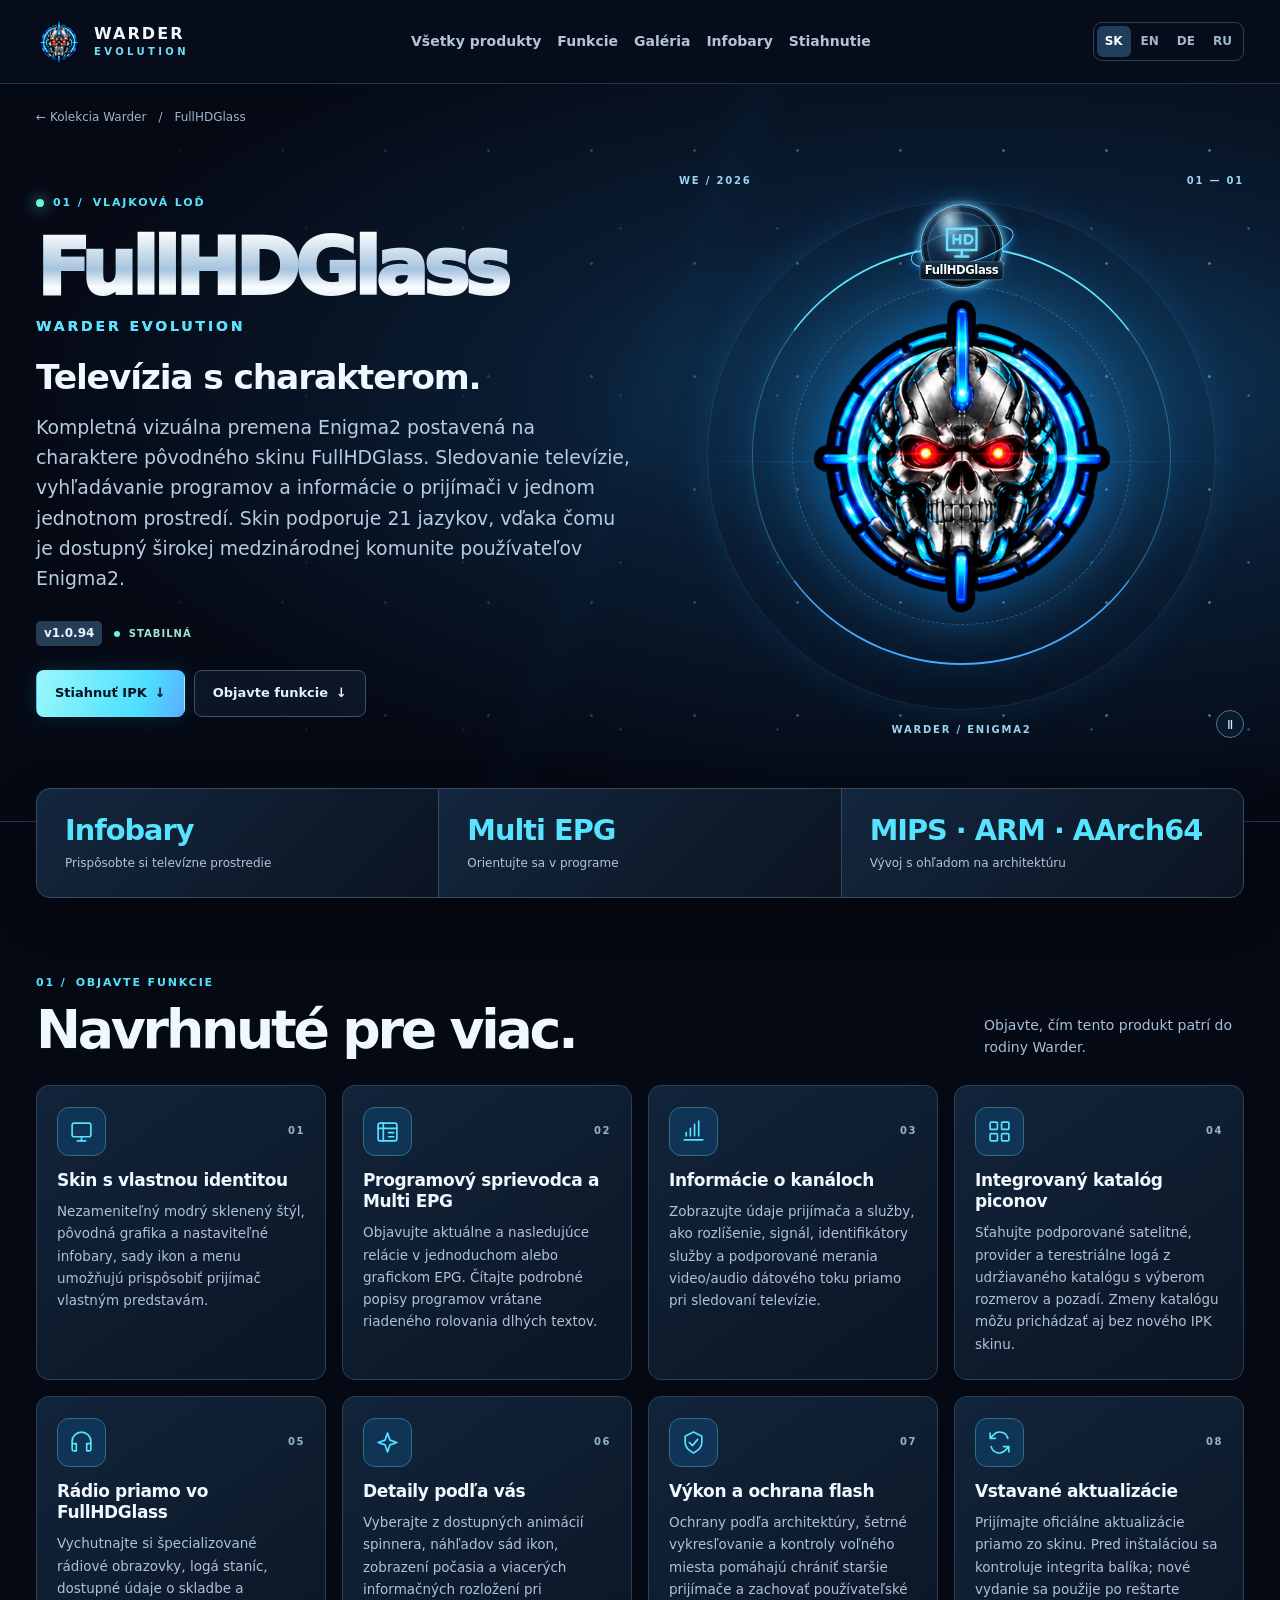
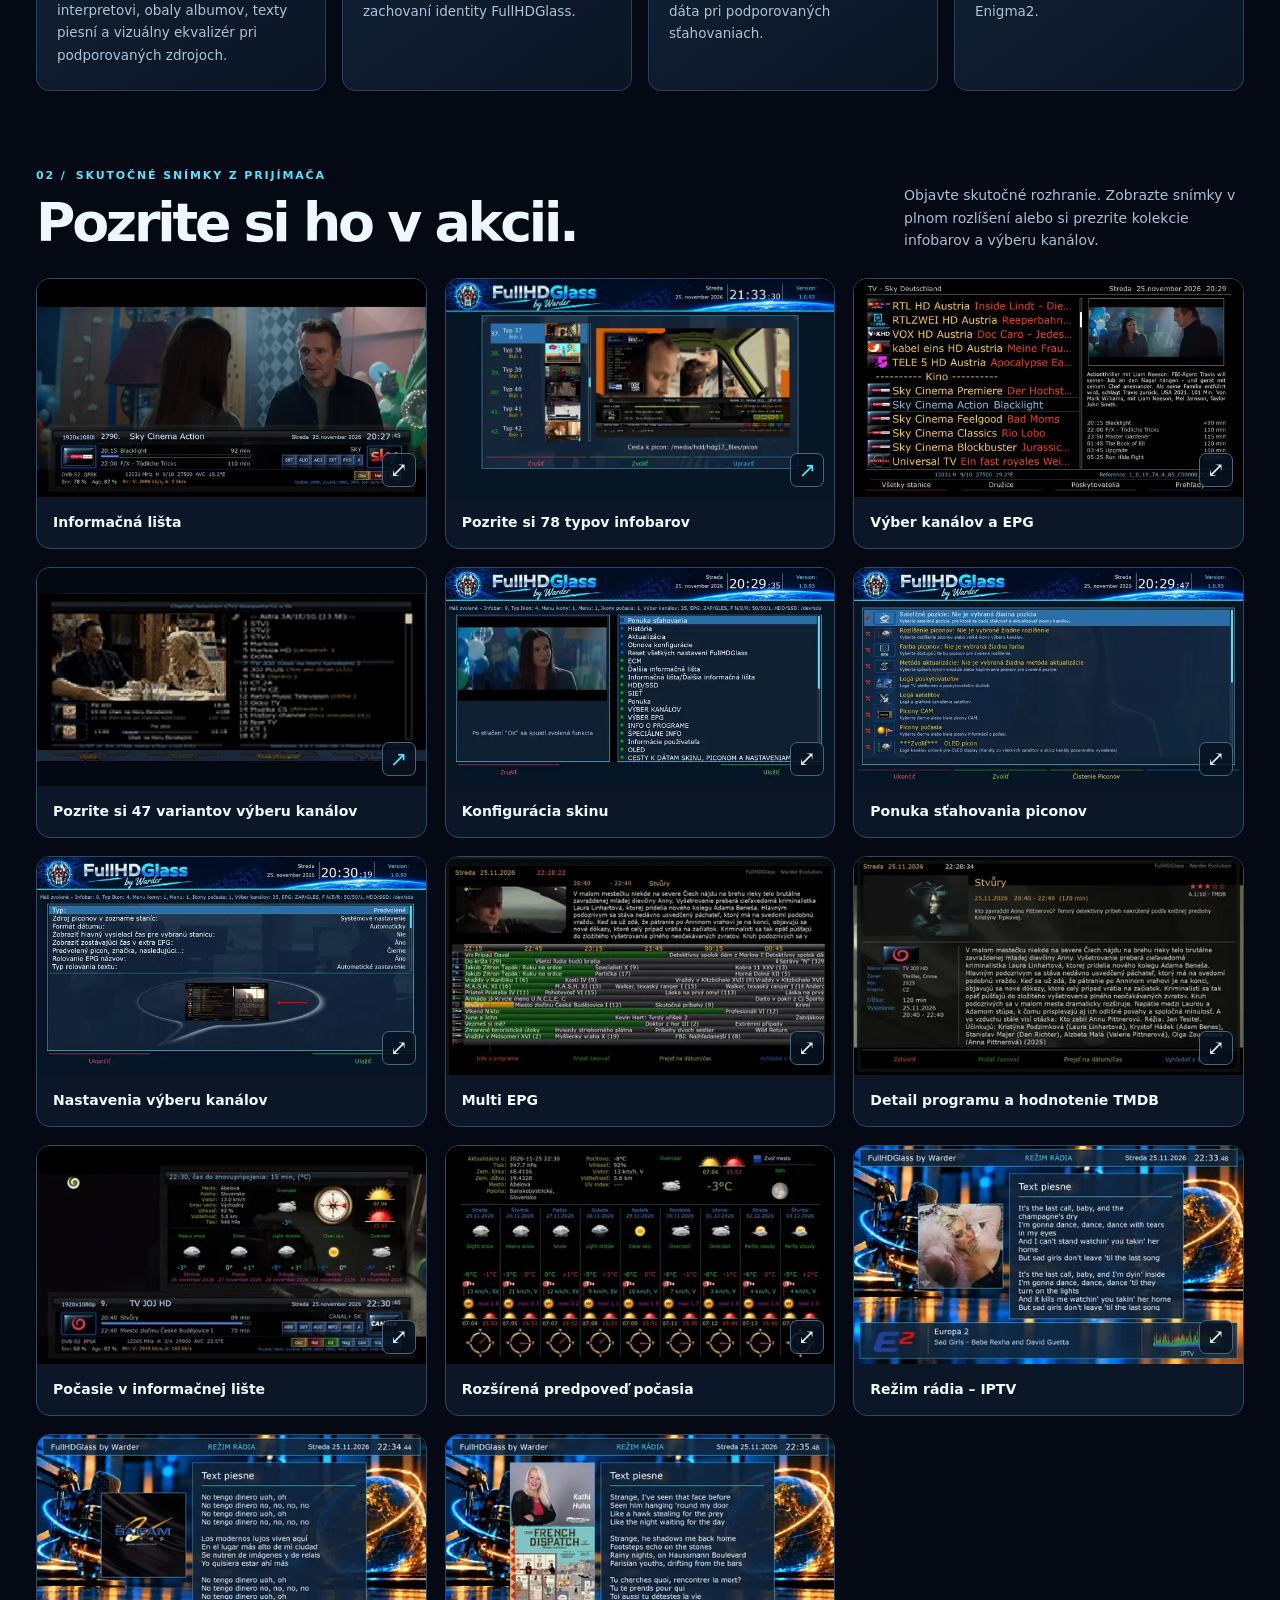
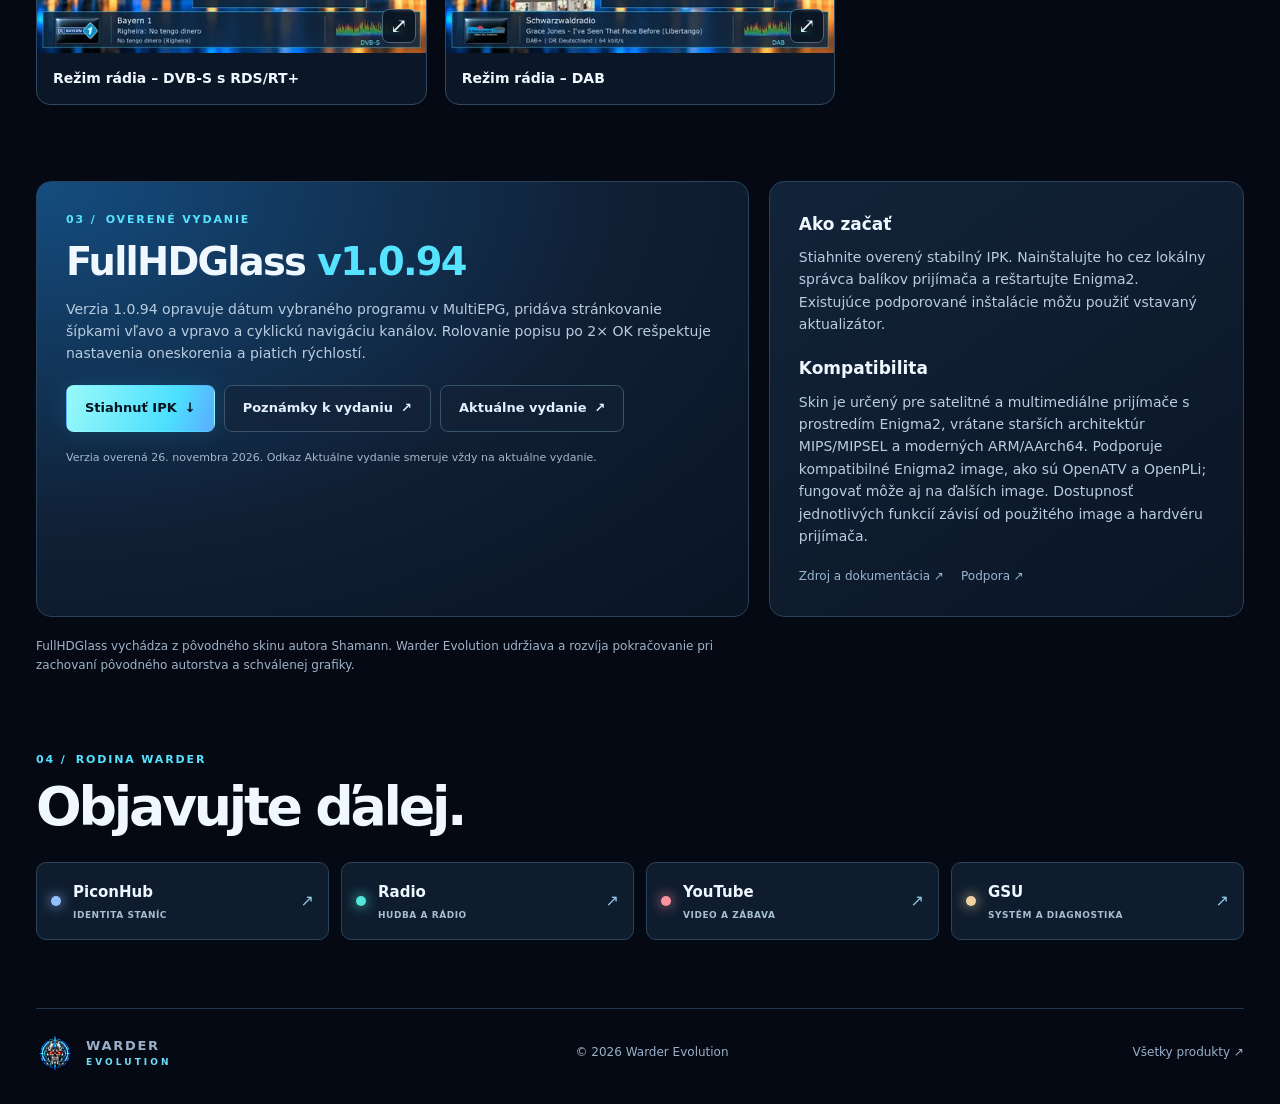
<file: docs/fullhdglass.html>
<!doctype html>
<html lang="sk" data-language="sk"><head><meta charset="utf-8"><meta name="viewport" content="width=device-width,initial-scale=1"><meta name="theme-color" content="#040813"><title data-text-sk="FullHDGlass — Warder Evolution" data-text-en="FullHDGlass — Warder Evolution" data-text-de="FullHDGlass — Warder Evolution" data-text-ru="FullHDGlass — Warder Evolution">FullHDGlass — Warder Evolution</title><meta name="description" content="Kompletná vizuálna premena Enigma2 postavená na charaktere pôvodného skinu FullHDGlass. Sledovanie televízie, vyhľadávanie programov a informácie o prijímači v jednom jednotnom prostredí. Skin podporuje 21 jazykov, vďaka čomu je dostupný širokej medzinárodnej komunite používateľov Enigma2." data-content-sk="Kompletná vizuálna premena Enigma2 postavená na charaktere pôvodného skinu FullHDGlass. Sledovanie televízie, vyhľadávanie programov a informácie o prijímači v jednom jednotnom prostredí. Skin podporuje 21 jazykov, vďaka čomu je dostupný širokej medzinárodnej komunite používateľov Enigma2." data-content-en="A complete visual transformation of Enigma2, built on the character of the original FullHDGlass skin. Make everyday television, programme discovery and receiver information feel like one coherent experience. The skin supports 21 languages, making it accessible to the international Enigma2 community." data-content-de="Eine vollständige visuelle Neugestaltung von Enigma2 auf Basis des ursprünglichen FullHDGlass-Skins. Fernsehen, Programmsuche und Receiver-Informationen in einer einheitlichen Benutzeroberfläche. Der Skin unterstützt 21 Sprachen und ist damit für die internationale Enigma2-Community zugänglich." data-content-ru="Полное визуальное преобразование Enigma2 на основе оригинального скина FullHDGlass. Телевидение, поиск передач и информация о ресивере в едином интерфейсе. Скин поддерживает 21 язык и доступен международному сообществу Enigma2."><meta property="og:title" content="FullHDGlass — Warder Evolution" data-content-sk="FullHDGlass — Warder Evolution" data-content-en="FullHDGlass — Warder Evolution" data-content-de="FullHDGlass — Warder Evolution" data-content-ru="FullHDGlass — Warder Evolution"><meta property="og:description" content="Televízia s charakterom." data-content-sk="Televízia s charakterom." data-content-en="Television with character." data-content-de="Fernsehen mit Charakter." data-content-ru="Телевидение с характером."><meta property="og:url" content="https://warder-evolution.eu/fullhdglass.html"><link rel="canonical" href="https://warder-evolution.eu/fullhdglass.html"><link rel="icon" href="portal-art/skull.png?v=20261125-skull1"><link rel="stylesheet" href="portal.css?v=20261125-orbit4"><script src="portal.js?v=20261125-langfix2" defer></script><link rel="stylesheet" href="portal-orbit.css?v=20261125-orbit6"><script src="portal-orbit.js?v=20261125-orbit5" defer></script><style id="warder-language-guard">span[hidden]{display:none!important}html[data-language="sk"] span[lang]:is(.sk,.en,.de,.ru):not([lang="sk"]){display:none!important}html[data-language="en"] span[lang]:is(.sk,.en,.de,.ru):not([lang="en"]){display:none!important}html[data-language="de"] span[lang]:is(.sk,.en,.de,.ru):not([lang="de"]){display:none!important}html[data-language="ru"] span[lang]:is(.sk,.en,.de,.ru):not([lang="ru"]){display:none!important}</style></head>
<body class="product-detail detail-glass" style="--detail-accent:#56e3ff;--detail-aura:#144d80"><a href="#main" class="skip"><span class="sk" lang="sk">Preskočiť na obsah</span><span class="en" lang="en" hidden>Skip to content</span><span class="de" lang="de" hidden>Zum Inhalt springen</span><span class="ru" lang="ru" hidden>Перейти к содержанию</span></a><header><nav class="shell nav" aria-label="Hlavná navigácia" data-aria-sk="Hlavná navigácia" data-aria-en="Main navigation" data-aria-de="Hauptnavigation" data-aria-ru="Главная навигация"><a class="brand" href="index.html"><img src="portal-art/skull.png?v=20261125-skull1" width="46" height="46" alt=""><span>WARDER<b>EVOLUTION</b></span></a><div class="nav-links"><a href="index.html#products"><span class="sk" lang="sk">Všetky produkty</span><span class="en" lang="en" hidden>All products</span><span class="de" lang="de" hidden>Alle Produkte</span><span class="ru" lang="ru" hidden>Все продукты</span></a><a href="#features"><span class="sk" lang="sk">Funkcie</span><span class="en" lang="en" hidden>Features</span><span class="de" lang="de" hidden>Funktionen</span><span class="ru" lang="ru" hidden>Возможности</span></a><a href="#screenshots"><span class="sk" lang="sk">Galéria</span><span class="en" lang="en" hidden>Gallery</span><span class="de" lang="de" hidden>Galerie</span><span class="ru" lang="ru" hidden>Галерея</span></a><a href="fullhdglass-infobars.html"><span class="sk" lang="sk">Infobary</span><span class="en" lang="en" hidden>Infobars</span><span class="de" lang="de" hidden>Infoleisten</span><span class="ru" lang="ru" hidden>Инфобары</span></a><a href="#download"><span class="sk" lang="sk">Stiahnutie</span><span class="en" lang="en" hidden>Download</span><span class="de" lang="de" hidden>Download</span><span class="ru" lang="ru" hidden>Загрузка</span></a></div><div class="languages" role="group" aria-label="Jazyk" data-aria-sk="Jazyk" data-aria-en="Language" data-aria-de="Sprache" data-aria-ru="Язык"><button data-lang="sk" lang="sk" aria-label="Slovenčina" aria-pressed="true">SK</button><button data-lang="en" lang="en" aria-label="English" aria-pressed="false">EN</button><button data-lang="de" lang="de" aria-label="Deutsch" aria-pressed="false">DE</button><button data-lang="ru" lang="ru" aria-label="Русский" aria-pressed="false">RU</button></div></nav></header>
<main id="main"><section class="hero detail-hero"><div class="shell"><div class="crumb"><a href="index.html#products">← <span class="sk" lang="sk">Kolekcia Warder</span><span class="en" lang="en" hidden>The Warder collection</span><span class="de" lang="de" hidden>Die Warder-Kollektion</span><span class="ru" lang="ru" hidden>Коллекция Warder</span></a><span> / </span>FullHDGlass</div><div class="detail-hero-grid"><div class="detail-copy"><div class="eyebrow"><i></i>01 / <span class="sk" lang="sk">VLAJKOVÁ LOĎ</span><span class="en" lang="en" hidden>THE FLAGSHIP</span><span class="de" lang="de" hidden>DAS FLAGGSCHIFF</span><span class="ru" lang="ru" hidden>ФЛАГМАН</span></div><h1>FullHDGlass<small>WARDER EVOLUTION</small></h1><h2><span class="sk" lang="sk">Televízia s charakterom.</span><span class="en" lang="en" hidden>Television with character.</span><span class="de" lang="de" hidden>Fernsehen mit Charakter.</span><span class="ru" lang="ru" hidden>Телевидение с характером.</span></h2><p class="detail-intro"><span class="sk" lang="sk">Kompletná vizuálna premena Enigma2 postavená na charaktere pôvodného skinu FullHDGlass. Sledovanie televízie, vyhľadávanie programov a informácie o prijímači v jednom jednotnom prostredí. Skin podporuje 21 jazykov, vďaka čomu je dostupný širokej medzinárodnej komunite používateľov Enigma2.</span><span class="en" lang="en" hidden>A complete visual transformation of Enigma2, built on the character of the original FullHDGlass skin. Make everyday television, programme discovery and receiver information feel like one coherent experience. The skin supports 21 languages, making it accessible to the international Enigma2 community.</span><span class="de" lang="de" hidden>Eine vollständige visuelle Neugestaltung von Enigma2 auf Basis des ursprünglichen FullHDGlass-Skins. Fernsehen, Programmsuche und Receiver-Informationen in einer einheitlichen Benutzeroberfläche. Der Skin unterstützt 21 Sprachen und ist damit für die internationale Enigma2-Community zugänglich.</span><span class="ru" lang="ru" hidden>Полное визуальное преобразование Enigma2 на основе оригинального скина FullHDGlass. Телевидение, поиск передач и информация о ресивере в едином интерфейсе. Скин поддерживает 21 язык и доступен международному сообществу Enigma2.</span></p><div class="meta"><span class="ver">v1.0.94</span><span class="status"><i></i> <span class="sk" lang="sk">STABILNÁ</span><span class="en" lang="en" hidden>STABLE</span><span class="de" lang="de" hidden>STABIL</span><span class="ru" lang="ru" hidden>СТАБИЛЬНАЯ</span></span></div><div class="actions"><a class="btn primary" href="https://github.com/Evolution-by-Warder/FullHDGlass-Warder-Evolution/releases/download/v1.0.94/enigma2-plugin-skins-fullhdglass_1.0.94_all.ipk"><span class="sk" lang="sk">Stiahnuť IPK</span><span class="en" lang="en" hidden>Download IPK</span><span class="de" lang="de" hidden>IPK herunterladen</span><span class="ru" lang="ru" hidden>Скачать IPK</span> ↓</a><a class="btn ghost" href="#features"><span class="sk" lang="sk">Objavte funkcie</span><span class="en" lang="en" hidden>Explore features</span><span class="de" lang="de" hidden>Funktionen entdecken</span><span class="ru" lang="ru" hidden>Изучить возможности</span> ↓</a></div></div><div class="hero-visual" data-orbit-mode="single" data-planet-name="FullHDGlass" data-planet-icon="display" data-planet-color="#73dcff"><div class="orbit o1"></div><div class="orbit o2"></div><div class="orbit o3"></div><div class="energy"></div><a class="skull-home" href="index.html" aria-label="Warder Evolution – hlavná stránka" data-aria-sk="Warder Evolution – hlavná stránka" data-aria-en="Warder Evolution – home" data-aria-de="Warder Evolution – Startseite" data-aria-ru="Warder Evolution – главная страница"><img class="skull" src="portal-art/skull.png?v=20261125-skull1" alt="" width="425" height="445"></a><span class="coord c1">WE / 2026</span><span class="coord c2">01 — 05</span><span class="coord c3">WARDER / ENIGMA2</span><div class="beam"></div><div class="planet-track" hidden></div><button class="orbit-toggle" type="button" hidden aria-label="Pozastaviť obeh planét">Ⅱ</button></div></div></div></section>
<section class="shell detail-highlights" aria-label="Hlavné prednosti" data-aria-sk="Hlavné prednosti" data-aria-en="Highlights" data-aria-de="Highlights" data-aria-ru="Основные возможности"><div><strong><span class="sk" lang="sk">Infobary</span><span class="en" lang="en" hidden>Infobars</span><span class="de" lang="de" hidden>Infoleisten</span><span class="ru" lang="ru" hidden>Инфобары</span></strong><p><span class="sk" lang="sk">Prispôsobte si televízne prostredie</span><span class="en" lang="en" hidden>Personalise your TV experience</span><span class="de" lang="de" hidden>Gestalten Sie Ihr Fernseherlebnis</span><span class="ru" lang="ru" hidden>Настройте телевидение под себя</span></p></div><div><strong><span class="sk" lang="sk">Multi EPG</span><span class="en" lang="en" hidden>Multi EPG</span><span class="de" lang="de" hidden>Multi-EPG</span><span class="ru" lang="ru" hidden>Мульти-EPG</span></strong><p><span class="sk" lang="sk">Orientujte sa v programe</span><span class="en" lang="en" hidden>Navigate the programme schedule</span><span class="de" lang="de" hidden>Durch das TV-Programm navigieren</span><span class="ru" lang="ru" hidden>Навигация по телепрограмме</span></p></div><div><strong><span class="sk" lang="sk">MIPS · ARM · AArch64</span><span class="en" lang="en" hidden>MIPS · ARM · AArch64</span><span class="de" lang="de" hidden>MIPS · ARM · AArch64</span><span class="ru" lang="ru" hidden>MIPS · ARM · AArch64</span></strong><p><span class="sk" lang="sk">Vývoj s ohľadom na architektúru</span><span class="en" lang="en" hidden>Architecture-aware development</span><span class="de" lang="de" hidden>Architekturspezifische Entwicklung</span><span class="ru" lang="ru" hidden>Разработка с учётом архитектуры</span></p></div></section>
<section class="shell detail-section" id="features"><div class="section-heading"><div><div class="eyebrow">01 / <span class="sk" lang="sk">OBJAVTE FUNKCIE</span><span class="en" lang="en" hidden>EXPLORE THE FEATURES</span><span class="de" lang="de" hidden>FUNKTIONEN ENTDECKEN</span><span class="ru" lang="ru" hidden>ИЗУЧИТЕ ВОЗМОЖНОСТИ</span></div><h2><span class="sk" lang="sk">Navrhnuté pre viac.</span><span class="en" lang="en" hidden>Built to do more.</span><span class="de" lang="de" hidden>Für mehr Möglichkeiten.</span><span class="ru" lang="ru" hidden>Создано для большего.</span></h2></div><p><span class="sk" lang="sk">Objavte, čím tento produkt patrí do rodiny Warder.</span><span class="en" lang="en" hidden>Discover what makes this product part of the Warder family.</span><span class="de" lang="de" hidden>Entdecken Sie, was dieses Produkt in der Warder-Familie auszeichnet.</span><span class="ru" lang="ru" hidden>Узнайте, чем этот продукт выделяется в семействе Warder.</span></p></div><div class="feature-grid"><article class="feature-card"><div class="feature-top"><span class="feature-icon"><svg viewBox="0 0 24 24" fill="none" stroke="currentColor" stroke-width="1.6" stroke-linecap="round" stroke-linejoin="round" aria-hidden="true"><rect x="3" y="4" width="18" height="13" rx="2"/><path d="M8 21h8m-4-4v4"/></svg></span><span class="feature-no">01</span></div><h3><span class="sk" lang="sk">Skin s vlastnou identitou</span><span class="en" lang="en" hidden>A skin with its own identity</span><span class="de" lang="de" hidden>Ein Skin mit eigener Identität</span><span class="ru" lang="ru" hidden>Скин с собственным стилем</span></h3><p><span class="sk" lang="sk">Nezameniteľný modrý sklenený štýl, pôvodná grafika a nastaviteľné infobary, sady ikon a menu umožňujú prispôsobiť prijímač vlastným predstavám.</span><span class="en" lang="en" hidden>The unmistakable blue glass visual style, original artwork and configurable infobars, icon sets and menus let you shape the receiver around your preferences.</span><span class="de" lang="de" hidden>Der unverwechselbare blaue Glas-Look, Originalgrafiken und konfigurierbare Infoleisten, Icon-Sets und Menüs ermöglichen die individuelle Gestaltung Ihres Receivers.</span><span class="ru" lang="ru" hidden>Узнаваемый стиль синего стекла, оригинальная графика и настраиваемые инфобары, наборы иконок и меню позволяют оформить ресивер по своему вкусу.</span></p></article>
<article class="feature-card"><div class="feature-top"><span class="feature-icon"><svg viewBox="0 0 24 24" fill="none" stroke="currentColor" stroke-width="1.6" stroke-linecap="round" stroke-linejoin="round" aria-hidden="true"><rect x="3" y="4" width="18" height="17" rx="2"/><path d="M3 9h18M8 4v17m5-8h5m-5 4h5"/></svg></span><span class="feature-no">02</span></div><h3><span class="sk" lang="sk">Programový sprievodca a Multi EPG</span><span class="en" lang="en" hidden>Programme guide &amp; Multi EPG</span><span class="de" lang="de" hidden>Programmführer und Multi-EPG</span><span class="ru" lang="ru" hidden>Телегид и мульти-EPG</span></h3><p><span class="sk" lang="sk">Objavujte aktuálne a nasledujúce relácie v jednoduchom alebo grafickom EPG. Čítajte podrobné popisy programov vrátane riadeného rolovania dlhých textov.</span><span class="en" lang="en" hidden>Explore current and upcoming events in simple or graphical EPG views. Read detailed programme descriptions, including controlled scrolling of long descriptions.</span><span class="de" lang="de" hidden>Entdecken Sie laufende und kommende Sendungen in einfachen oder grafischen EPG-Ansichten. Lesen Sie ausführliche Programmbeschreibungen mit kontrolliertem Scrollen langer Texte.</span><span class="ru" lang="ru" hidden>Просматривайте текущие и предстоящие передачи в простом или графическом EPG. Читайте подробные описания с управляемой прокруткой длинных текстов.</span></p></article>
<article class="feature-card"><div class="feature-top"><span class="feature-icon"><svg viewBox="0 0 24 24" fill="none" stroke="currentColor" stroke-width="1.6" stroke-linecap="round" stroke-linejoin="round" aria-hidden="true"><path d="M3 20h18M5 16v-3m4 3V9m4 7V5m4 11V2"/></svg></span><span class="feature-no">03</span></div><h3><span class="sk" lang="sk">Informácie o kanáloch</span><span class="en" lang="en" hidden>Channel information</span><span class="de" lang="de" hidden>Senderinformationen</span><span class="ru" lang="ru" hidden>Информация о канале</span></h3><p><span class="sk" lang="sk">Zobrazujte údaje prijímača a služby, ako rozlíšenie, signál, identifikátory služby a podporované merania video/audio dátového toku priamo pri sledovaní televízie.</span><span class="en" lang="en" hidden>See receiver and service information such as resolution, signal, service identifiers and supported video/audio bitrate readings directly in the television experience.</span><span class="de" lang="de" hidden>Sehen Sie Receiver- und Senderdaten wie Auflösung, Signal, Service-Kennungen und unterstützte Video-/Audio-Bitraten direkt beim Fernsehen.</span><span class="ru" lang="ru" hidden>Просматривайте данные ресивера и канала: разрешение, сигнал, идентификаторы сервиса и поддерживаемые показания видео- и аудиобитрейта прямо во время просмотра.</span></p></article>
<article class="feature-card"><div class="feature-top"><span class="feature-icon"><svg viewBox="0 0 24 24" fill="none" stroke="currentColor" stroke-width="1.6" stroke-linecap="round" stroke-linejoin="round" aria-hidden="true"><rect x="3" y="3" width="7" height="7" rx="1"/><rect x="14" y="3" width="7" height="7" rx="1"/><rect x="3" y="14" width="7" height="7" rx="1"/><rect x="14" y="14" width="7" height="7" rx="1"/></svg></span><span class="feature-no">04</span></div><h3><span class="sk" lang="sk">Integrovaný katalóg piconov</span><span class="en" lang="en" hidden>Integrated picon catalogue</span><span class="de" lang="de" hidden>Integrierter Picon-Katalog</span><span class="ru" lang="ru" hidden>Встроенный каталог пиконов</span></h3><p><span class="sk" lang="sk">Sťahujte podporované satelitné, provider a terestriálne logá z udržiavaného katalógu s výberom rozmerov a pozadí. Zmeny katalógu môžu prichádzať aj bez nového IPK skinu.</span><span class="en" lang="en" hidden>Download supported satellite, provider and terrestrial channel artwork from the maintained catalogue, with selectable sizes and backgrounds. Catalogue changes can arrive without a new skin IPK.</span><span class="de" lang="de" hidden>Laden Sie unterstützte Satelliten-, Anbieter- und terrestrische Senderlogos aus dem gepflegten Katalog mit wählbaren Größen und Hintergründen. Katalogänderungen können ohne neues Skin-IPK bereitgestellt werden.</span><span class="ru" lang="ru" hidden>Загружайте поддерживаемые спутниковые, провайдерские и эфирные пиконы из обновляемого каталога с выбором размеров и фонов. Каталог может обновляться без нового IPK скина.</span></p></article>
<article class="feature-card"><div class="feature-top"><span class="feature-icon"><svg viewBox="0 0 24 24" fill="none" stroke="currentColor" stroke-width="1.6" stroke-linecap="round" stroke-linejoin="round" aria-hidden="true"><path d="M3 14v-3a9 9 0 0 1 18 0v3M3 13h4v7H5a2 2 0 0 1-2-2zm18 0h-4v7h2a2 2 0 0 0 2-2z"/></svg></span><span class="feature-no">05</span></div><h3><span class="sk" lang="sk">Rádio priamo vo FullHDGlass</span><span class="en" lang="en" hidden>Radio inside FullHDGlass</span><span class="de" lang="de" hidden>Radio in FullHDGlass</span><span class="ru" lang="ru" hidden>Радио в FullHDGlass</span></h3><p><span class="sk" lang="sk">Vychutnajte si špecializované rádiové obrazovky, logá staníc, dostupné údaje o skladbe a interpretovi, obaly albumov, texty piesní a vizuálny ekvalizér pri podporovaných zdrojoch.</span><span class="en" lang="en" hidden>Enjoy radio-specific screens, station logos, available track and artist metadata, album covers, lyrics and a visual equalizer for supported sources.</span><span class="de" lang="de" hidden>Genießen Sie spezielle Radioansichten, Senderlogos, verfügbare Titel- und Interpreten-Metadaten, Albumcover, Liedtexte und einen visuellen Equalizer für unterstützte Quellen.</span><span class="ru" lang="ru" hidden>Пользуйтесь специальными экранами радио, логотипами станций, доступными данными о композициях и исполнителях, обложками альбомов, текстами песен и визуальным эквалайзером для поддерживаемых источников.</span></p></article>
<article class="feature-card"><div class="feature-top"><span class="feature-icon"><svg viewBox="0 0 24 24" fill="none" stroke="currentColor" stroke-width="1.6" stroke-linecap="round" stroke-linejoin="round" aria-hidden="true"><path d="M12 3l2.3 6.7L21 12l-6.7 2.3L12 21l-2.3-6.7L3 12l6.7-2.3z"/></svg></span><span class="feature-no">06</span></div><h3><span class="sk" lang="sk">Detaily podľa vás</span><span class="en" lang="en" hidden>Personal details</span><span class="de" lang="de" hidden>Individuelle Details</span><span class="ru" lang="ru" hidden>Индивидуальные настройки</span></h3><p><span class="sk" lang="sk">Vyberajte z dostupných animácií spinnera, náhľadov sád ikon, zobrazení počasia a viacerých informačných rozložení pri zachovaní identity FullHDGlass.</span><span class="en" lang="en" hidden>Choose from available spinner animations and icon previews, weather displays and multiple information layouts while retaining the familiar FullHDGlass identity.</span><span class="de" lang="de" hidden>Wählen Sie verfügbare Spinner-Animationen, Icon-Vorschauen, Wetteranzeigen und verschiedene Informationslayouts im vertrauten FullHDGlass-Stil.</span><span class="ru" lang="ru" hidden>Выбирайте доступные анимации ожидания, наборы иконок, отображение погоды и различные информационные макеты, сохраняя знакомый стиль FullHDGlass.</span></p></article>
<article class="feature-card"><div class="feature-top"><span class="feature-icon"><svg viewBox="0 0 24 24" fill="none" stroke="currentColor" stroke-width="1.6" stroke-linecap="round" stroke-linejoin="round" aria-hidden="true"><path d="M12 2l8 4v6c0 5-4 8-8 10-4-2-8-5-8-10V6zM8 12l3 3 5-6"/></svg></span><span class="feature-no">07</span></div><h3><span class="sk" lang="sk">Výkon a ochrana flash</span><span class="en" lang="en" hidden>Performance and flash protection</span><span class="de" lang="de" hidden>Leistung und Flash-Schutz</span><span class="ru" lang="ru" hidden>Производительность и защита флеш-памяти</span></h3><p><span class="sk" lang="sk">Ochrany podľa architektúry, šetrné vykresľovanie a kontroly voľného miesta pomáhajú chrániť staršie prijímače a zachovať používateľské dáta pri podporovaných sťahovaniach.</span><span class="en" lang="en" hidden>Architecture-specific safeguards, resource-conscious rendering and free-space checks help protect older receivers and preserve existing user data during supported downloads.</span><span class="de" lang="de" hidden>Architekturspezifische Schutzmaßnahmen, ressourcenschonendes Rendering und Speicherplatzprüfungen schützen ältere Receiver und helfen, Benutzerdaten bei unterstützten Downloads zu erhalten.</span><span class="ru" lang="ru" hidden>Защита с учётом архитектуры, экономное отображение и проверка свободного места помогают защищать старые ресиверы и сохранять пользовательские данные при поддерживаемых загрузках.</span></p></article>
<article class="feature-card"><div class="feature-top"><span class="feature-icon"><svg viewBox="0 0 24 24" fill="none" stroke="currentColor" stroke-width="1.6" stroke-linecap="round" stroke-linejoin="round" aria-hidden="true"><path d="M20 8a8 8 0 0 0-14-3L3 8m0-5v5h5M4 16a8 8 0 0 0 14 3l3-3m0 5v-5h-5"/></svg></span><span class="feature-no">08</span></div><h3><span class="sk" lang="sk">Vstavané aktualizácie</span><span class="en" lang="en" hidden>Built-in updates</span><span class="de" lang="de" hidden>Integrierte Updates</span><span class="ru" lang="ru" hidden>Встроенные обновления</span></h3><p><span class="sk" lang="sk">Prijímajte oficiálne aktualizácie priamo zo skinu. Pred inštaláciou sa kontroluje integrita balíka; nové vydanie sa použije po reštarte Enigma2.</span><span class="en" lang="en" hidden>Receive official updates directly through the skin. Package integrity is checked before installation; restart Enigma2 to apply a new release.</span><span class="de" lang="de" hidden>Erhalten Sie offizielle Updates direkt über den Skin. Die Paketintegrität wird vor der Installation geprüft; starten Sie Enigma2 neu, um die neue Version zu übernehmen.</span><span class="ru" lang="ru" hidden>Получайте официальные обновления прямо через скин. Перед установкой проверяется целостность пакета; для применения новой версии перезапустите Enigma2.</span></p></article></div></section>
<section id="screenshots" class="shell detail-section screenshot-section"><div class="section-heading"><div><div class="eyebrow">02 / <span class="sk" lang="sk">SKUTOČNÉ SNÍMKY Z PRIJÍMAČA</span><span class="en" lang="en" hidden>REAL RECEIVER SCREENSHOTS</span><span class="de" lang="de" hidden>ECHTE RECEIVER-SCREENSHOTS</span><span class="ru" lang="ru" hidden>РЕАЛЬНЫЕ СНИМКИ ЭКРАНА РЕСИВЕРА</span></div><h2><span class="sk" lang="sk">Pozrite si ho v akcii.</span><span class="en" lang="en" hidden>See it in action.</span><span class="de" lang="de" hidden>Erleben Sie es in Aktion.</span><span class="ru" lang="ru" hidden>Посмотрите в действии.</span></h2></div><p><span class="sk" lang="sk">Objavte skutočné rozhranie. Zobrazte snímky v plnom rozlíšení alebo si prezrite kolekcie infobarov a výberu kanálov.</span><span class="en" lang="en" hidden>Explore the real interface. Open screenshots in full resolution or browse the infobar and channel selection collections.</span><span class="de" lang="de" hidden>Entdecken Sie die echte Oberfläche. Öffnen Sie Screenshots in voller Auflösung oder stöbern Sie in den Infoleisten- und Senderlisten-Kollektionen.</span><span class="ru" lang="ru" hidden>Оцените реальный интерфейс. Открывайте снимки в полном разрешении или просматривайте коллекции инфобаров и списков каналов.</span></p></div><div class="screenshot-grid"><figure><a href="screenshots/glass/01-full.webp" data-caption-en="Infobar" data-caption-sk="Informačná lišta" data-caption-de="Infoleiste" data-caption-ru="Инфобар"><img src="screenshots/glass/01-thumb.webp" width="1920" height="1080" loading="lazy" decoding="async" alt="Informačná lišta" data-alt-sk="Informačná lišta" data-alt-en="Infobar" data-alt-de="Infoleiste" data-alt-ru="Инфобар"><span class="shot-zoom" aria-hidden="true">⤢</span></a><figcaption><span class="sk" lang="sk">Informačná lišta</span><span class="en" lang="en" hidden>Infobar</span><span class="de" lang="de" hidden>Infoleiste</span><span class="ru" lang="ru" hidden>Инфобар</span></figcaption></figure>
<figure class="infobar-gallery-link"><a href="fullhdglass-infobars.html"><span class="gallery-link-preview"><img src="screenshots/infobars/37-full.webp" width="1920" height="1080" loading="lazy" decoding="async" alt=""><span class="shot-zoom gallery-link-arrow" aria-hidden="true">↗</span></span><span class="gallery-link-caption"><span class="sk" lang="sk">Pozrite si 78 typov infobarov</span><span class="en" lang="en" hidden>Explore 78 infobar designs</span><span class="de" lang="de" hidden>78 Infoleisten-Varianten entdecken</span><span class="ru" lang="ru" hidden>Посмотрите 78 вариантов инфобаров</span></span></a></figure>
<figure><a href="screenshots/glass/02-full.webp" data-caption-en="Channel selection and EPG" data-caption-sk="Výber kanálov a EPG" data-caption-de="Senderauswahl und EPG" data-caption-ru="Выбор каналов и EPG"><img src="screenshots/glass/02-thumb.webp" width="1920" height="1080" loading="lazy" decoding="async" alt="Výber kanálov a EPG" data-alt-sk="Výber kanálov a EPG" data-alt-en="Channel selection and EPG" data-alt-de="Senderauswahl und EPG" data-alt-ru="Выбор каналов и EPG"><span class="shot-zoom" aria-hidden="true">⤢</span></a><figcaption><span class="sk" lang="sk">Výber kanálov a EPG</span><span class="en" lang="en" hidden>Channel selection and EPG</span><span class="de" lang="de" hidden>Senderauswahl und EPG</span><span class="ru" lang="ru" hidden>Выбор каналов и EPG</span></figcaption></figure>
<figure class="infobar-gallery-link"><a href="fullhdglass-channel-selection.html"><span class="gallery-link-preview"><img src="screenshots/channel-selection/card-preview-pig.webp" width="428" height="185" loading="lazy" decoding="async" alt=""><span class="shot-zoom gallery-link-arrow" aria-hidden="true">↗</span></span><span class="gallery-link-caption"><span class="sk" lang="sk">Pozrite si 47 variantov výberu kanálov</span><span class="en" lang="en" hidden>Explore 47 channel selection designs</span><span class="de" lang="de" hidden>47 Senderlisten-Varianten entdecken</span><span class="ru" lang="ru" hidden>Посмотрите 47 вариантов выбора каналов</span></span></a></figure>
<figure><a href="screenshots/glass/03-full.webp" data-caption-en="Skin configuration" data-caption-sk="Konfigurácia skinu" data-caption-de="Skin-Konfiguration" data-caption-ru="Настройка скина"><img src="screenshots/glass/03-thumb.webp" width="1920" height="1080" loading="lazy" decoding="async" alt="Konfigurácia skinu" data-alt-sk="Konfigurácia skinu" data-alt-en="Skin configuration" data-alt-de="Skin-Konfiguration" data-alt-ru="Настройка скина"><span class="shot-zoom" aria-hidden="true">⤢</span></a><figcaption><span class="sk" lang="sk">Konfigurácia skinu</span><span class="en" lang="en" hidden>Skin configuration</span><span class="de" lang="de" hidden>Skin-Konfiguration</span><span class="ru" lang="ru" hidden>Настройка скина</span></figcaption></figure>
<figure><a href="screenshots/glass/04-full.webp" data-caption-en="Picon download menu" data-caption-sk="Ponuka sťahovania piconov" data-caption-de="Picon-Downloadmenü" data-caption-ru="Меню загрузки пиконов"><img src="screenshots/glass/04-thumb.webp" width="1920" height="1080" loading="lazy" decoding="async" alt="Ponuka sťahovania piconov" data-alt-sk="Ponuka sťahovania piconov" data-alt-en="Picon download menu" data-alt-de="Picon-Downloadmenü" data-alt-ru="Меню загрузки пиконов"><span class="shot-zoom" aria-hidden="true">⤢</span></a><figcaption><span class="sk" lang="sk">Ponuka sťahovania piconov</span><span class="en" lang="en" hidden>Picon download menu</span><span class="de" lang="de" hidden>Picon-Downloadmenü</span><span class="ru" lang="ru" hidden>Меню загрузки пиконов</span></figcaption></figure>
<figure><a href="screenshots/glass/05-full.webp" data-caption-en="Channel list settings" data-caption-sk="Nastavenia výberu kanálov" data-caption-de="Senderlisten-Einstellungen" data-caption-ru="Настройки списка каналов"><img src="screenshots/glass/05-thumb.webp" width="1920" height="1080" loading="lazy" decoding="async" alt="Nastavenia výberu kanálov" data-alt-sk="Nastavenia výberu kanálov" data-alt-en="Channel list settings" data-alt-de="Senderlisten-Einstellungen" data-alt-ru="Настройки списка каналов"><span class="shot-zoom" aria-hidden="true">⤢</span></a><figcaption><span class="sk" lang="sk">Nastavenia výberu kanálov</span><span class="en" lang="en" hidden>Channel list settings</span><span class="de" lang="de" hidden>Senderlisten-Einstellungen</span><span class="ru" lang="ru" hidden>Настройки списка каналов</span></figcaption></figure>
<figure><a href="screenshots/glass/06-full.webp" data-caption-en="Multi EPG" data-caption-sk="Multi EPG" data-caption-de="Multi-EPG" data-caption-ru="Мульти-EPG"><img src="screenshots/glass/06-thumb.webp" width="1920" height="1080" loading="lazy" decoding="async" alt="Multi EPG" data-alt-sk="Multi EPG" data-alt-en="Multi EPG" data-alt-de="Multi-EPG" data-alt-ru="Мульти-EPG"><span class="shot-zoom" aria-hidden="true">⤢</span></a><figcaption><span class="sk" lang="sk">Multi EPG</span><span class="en" lang="en" hidden>Multi EPG</span><span class="de" lang="de" hidden>Multi-EPG</span><span class="ru" lang="ru" hidden>Мульти-EPG</span></figcaption></figure>
<figure><a href="screenshots/glass/07-full.webp" data-caption-en="Programme details and TMDB rating" data-caption-sk="Detail programu a hodnotenie TMDB" data-caption-de="Programmdetails und TMDB-Bewertung" data-caption-ru="Описание передачи и рейтинг TMDB"><img src="screenshots/glass/07-thumb.webp" width="1920" height="1080" loading="lazy" decoding="async" alt="Detail programu a hodnotenie TMDB" data-alt-sk="Detail programu a hodnotenie TMDB" data-alt-en="Programme details and TMDB rating" data-alt-de="Programmdetails und TMDB-Bewertung" data-alt-ru="Описание передачи и рейтинг TMDB"><span class="shot-zoom" aria-hidden="true">⤢</span></a><figcaption><span class="sk" lang="sk">Detail programu a hodnotenie TMDB</span><span class="en" lang="en" hidden>Programme details and TMDB rating</span><span class="de" lang="de" hidden>Programmdetails und TMDB-Bewertung</span><span class="ru" lang="ru" hidden>Описание передачи и рейтинг TMDB</span></figcaption></figure>
<figure><a href="screenshots/glass/08-full.webp" data-caption-en="Weather in the infobar" data-caption-sk="Počasie v informačnej lište" data-caption-de="Wetter in der Infoleiste" data-caption-ru="Погода в инфобаре"><img src="screenshots/glass/08-thumb.webp" width="1920" height="1080" loading="lazy" decoding="async" alt="Počasie v informačnej lište" data-alt-sk="Počasie v informačnej lište" data-alt-en="Weather in the infobar" data-alt-de="Wetter in der Infoleiste" data-alt-ru="Погода в инфобаре"><span class="shot-zoom" aria-hidden="true">⤢</span></a><figcaption><span class="sk" lang="sk">Počasie v informačnej lište</span><span class="en" lang="en" hidden>Weather in the infobar</span><span class="de" lang="de" hidden>Wetter in der Infoleiste</span><span class="ru" lang="ru" hidden>Погода в инфобаре</span></figcaption></figure>
<figure><a href="screenshots/glass/09-full.webp" data-caption-en="Extended weather forecast" data-caption-sk="Rozšírená predpoveď počasia" data-caption-de="Erweiterte Wettervorhersage" data-caption-ru="Расширенный прогноз погоды"><img src="screenshots/glass/09-thumb.webp" width="1920" height="1080" loading="lazy" decoding="async" alt="Rozšírená predpoveď počasia" data-alt-sk="Rozšírená predpoveď počasia" data-alt-en="Extended weather forecast" data-alt-de="Erweiterte Wettervorhersage" data-alt-ru="Расширенный прогноз погоды"><span class="shot-zoom" aria-hidden="true">⤢</span></a><figcaption><span class="sk" lang="sk">Rozšírená predpoveď počasia</span><span class="en" lang="en" hidden>Extended weather forecast</span><span class="de" lang="de" hidden>Erweiterte Wettervorhersage</span><span class="ru" lang="ru" hidden>Расширенный прогноз погоды</span></figcaption></figure>
<figure><a href="screenshots/glass/10-full.webp" data-caption-en="Radio mode – IPTV" data-caption-sk="Režim rádia – IPTV" data-caption-de="Radiomodus – IPTV" data-caption-ru="Режим радио – IPTV"><img src="screenshots/glass/10-thumb.webp" width="1920" height="1080" loading="lazy" decoding="async" alt="Režim rádia – IPTV" data-alt-sk="Režim rádia – IPTV" data-alt-en="Radio mode – IPTV" data-alt-de="Radiomodus – IPTV" data-alt-ru="Режим радио – IPTV"><span class="shot-zoom" aria-hidden="true">⤢</span></a><figcaption><span class="sk" lang="sk">Režim rádia – IPTV</span><span class="en" lang="en" hidden>Radio mode – IPTV</span><span class="de" lang="de" hidden>Radiomodus – IPTV</span><span class="ru" lang="ru" hidden>Режим радио – IPTV</span></figcaption></figure>
<figure><a href="screenshots/glass/11-full.webp" data-caption-en="Radio mode – DVB-S with RDS/RT+" data-caption-sk="Režim rádia – DVB-S s RDS/RT+" data-caption-de="Radiomodus – DVB-S mit RDS/RT+" data-caption-ru="Режим радио – DVB-S с RDS/RT+"><img src="screenshots/glass/11-thumb.webp" width="1920" height="1080" loading="lazy" decoding="async" alt="Režim rádia – DVB-S s RDS/RT+" data-alt-sk="Režim rádia – DVB-S s RDS/RT+" data-alt-en="Radio mode – DVB-S with RDS/RT+" data-alt-de="Radiomodus – DVB-S mit RDS/RT+" data-alt-ru="Режим радио – DVB-S с RDS/RT+"><span class="shot-zoom" aria-hidden="true">⤢</span></a><figcaption><span class="sk" lang="sk">Režim rádia – DVB-S s RDS/RT+</span><span class="en" lang="en" hidden>Radio mode – DVB-S with RDS/RT+</span><span class="de" lang="de" hidden>Radiomodus – DVB-S mit RDS/RT+</span><span class="ru" lang="ru" hidden>Режим радио – DVB-S с RDS/RT+</span></figcaption></figure>
<figure><a href="screenshots/glass/12-full.webp" data-caption-en="Radio mode – DAB" data-caption-sk="Režim rádia – DAB" data-caption-de="Radiomodus – DAB" data-caption-ru="Режим радио – DAB"><img src="screenshots/glass/12-thumb.webp" width="1920" height="1080" loading="lazy" decoding="async" alt="Režim rádia – DAB" data-alt-sk="Režim rádia – DAB" data-alt-en="Radio mode – DAB" data-alt-de="Radiomodus – DAB" data-alt-ru="Режим радио – DAB"><span class="shot-zoom" aria-hidden="true">⤢</span></a><figcaption><span class="sk" lang="sk">Režim rádia – DAB</span><span class="en" lang="en" hidden>Radio mode – DAB</span><span class="de" lang="de" hidden>Radiomodus – DAB</span><span class="ru" lang="ru" hidden>Режим радио – DAB</span></figcaption></figure></div></section>
<section class="shell detail-section release-section" id="download"><div class="release-panel"><div class="eyebrow">03 / <span class="sk" lang="sk">OVERENÉ VYDANIE</span><span class="en" lang="en" hidden>LATEST VERIFIED RELEASE</span><span class="de" lang="de" hidden>NEUESTE GEPRÜFTE VERSION</span><span class="ru" lang="ru" hidden>ПОСЛЕДНЯЯ ПРОВЕРЕННАЯ ВЕРСИЯ</span></div><h2>FullHDGlass <span>v1.0.94</span></h2><p><span class="sk" lang="sk">Verzia 1.0.94 opravuje dátum vybraného programu v MultiEPG, pridáva stránkovanie šípkami vľavo a vpravo a cyklickú navigáciu kanálov. Rolovanie popisu po 2× OK rešpektuje nastavenia oneskorenia a piatich rýchlostí.</span><span class="en" lang="en" hidden>Version 1.0.94 fixes the selected programme date in MultiEPG, adds left/right page navigation and cyclic channel navigation. Description scrolling after pressing OK twice respects the delay and five speed settings.</span><span class="de" lang="de" hidden>Version 1.0.94 korrigiert das Datum der ausgewählten Sendung im MultiEPG, ergänzt seitenweises Blättern mit Links/Rechts und zyklische Sendernavigation. Das Scrollen der Beschreibung nach zweimal OK berücksichtigt die Verzögerung und fünf Geschwindigkeitsstufen.</span><span class="ru" lang="ru" hidden>Версия 1.0.94 исправляет дату выбранной передачи в MultiEPG, добавляет постраничную навигацию влево/вправо и циклический переход между каналами. Прокрутка описания после двойного OK учитывает задержку и пять скоростей.</span></p><div class="actions"><a class="btn primary" href="https://github.com/Evolution-by-Warder/FullHDGlass-Warder-Evolution/releases/download/v1.0.94/enigma2-plugin-skins-fullhdglass_1.0.94_all.ipk"><span class="sk" lang="sk">Stiahnuť IPK</span><span class="en" lang="en" hidden>Download IPK</span><span class="de" lang="de" hidden>IPK herunterladen</span><span class="ru" lang="ru" hidden>Скачать IPK</span> ↓</a><a class="btn ghost" href="https://github.com/Evolution-by-Warder/FullHDGlass-Warder-Evolution/releases/tag/v1.0.94"><span class="sk" lang="sk">Poznámky k vydaniu</span><span class="en" lang="en" hidden>Release notes</span><span class="de" lang="de" hidden>Versionshinweise</span><span class="ru" lang="ru" hidden>Примечания к выпуску</span> ↗</a><a class="btn ghost" href="https://github.com/Evolution-by-Warder/FullHDGlass-Warder-Evolution/releases/latest"><span class="sk" lang="sk">Aktuálne vydanie</span><span class="en" lang="en" hidden>Latest release</span><span class="de" lang="de" hidden>Neueste Version</span><span class="ru" lang="ru" hidden>Последняя версия</span> ↗</a></div><p class="snapshot"><span class="sk" lang="sk">Verzia overená 26. novembra 2026. Odkaz Aktuálne vydanie smeruje vždy na aktuálne vydanie.</span><span class="en" lang="en" hidden>Version checked 26 November 2026. The latest release link always points to the current release.</span><span class="de" lang="de" hidden>Version geprüft am 26. November 2026. Der Link zur neuesten Version führt stets zum aktuellen Release.</span><span class="ru" lang="ru" hidden>Версия проверена 26 ноября 2026 г. Ссылка на последнюю версию всегда ведёт к актуальному выпуску.</span></p></div><div class="install-panel"><h3><span class="sk" lang="sk">Ako začať</span><span class="en" lang="en" hidden>Get started</span><span class="de" lang="de" hidden>Erste Schritte</span><span class="ru" lang="ru" hidden>Начало работы</span></h3><p><span class="sk" lang="sk">Stiahnite overený stabilný IPK. Nainštalujte ho cez lokálny správca balíkov prijímača a reštartujte Enigma2. Existujúce podporované inštalácie môžu použiť vstavaný aktualizátor.</span><span class="en" lang="en" hidden>Download the verified stable IPK. Install it through your receiver's local package manager and restart Enigma2. Existing supported installations can use the built-in updater.</span><span class="de" lang="de" hidden>Laden Sie das geprüfte stabile IPK herunter. Installieren Sie es über den lokalen Paketmanager Ihres Receivers und starten Sie Enigma2 neu. Unterstützte bestehende Installationen können den integrierten Updater nutzen.</span><span class="ru" lang="ru" hidden>Скачайте проверенный стабильный IPK. Установите его через локальный менеджер пакетов ресивера и перезапустите Enigma2. Для поддерживаемых установок можно использовать встроенное обновление.</span></p><h3><span class="sk" lang="sk">Kompatibilita</span><span class="en" lang="en" hidden>Compatibility</span><span class="de" lang="de" hidden>Kompatibilität</span><span class="ru" lang="ru" hidden>Совместимость</span></h3><p><span class="sk" lang="sk">Skin je určený pre satelitné a multimediálne prijímače s prostredím Enigma2, vrátane starších architektúr MIPS/MIPSEL a moderných ARM/AArch64. Podporuje kompatibilné Enigma2 image, ako sú OpenATV a OpenPLi; fungovať môže aj na ďalších image. Dostupnosť jednotlivých funkcií závisí od použitého image a hardvéru prijímača.</span><span class="en" lang="en" hidden>The skin is designed for satellite and multimedia receivers running Enigma2, including older MIPS/MIPSEL and modern ARM/AArch64 architectures. It supports compatible Enigma2 images such as OpenATV and OpenPLi and may also work on other images. Feature availability depends on the receiver's image and hardware.</span><span class="de" lang="de" hidden>Der Skin ist für Satelliten- und Multimedia-Receiver mit Enigma2 ausgelegt, einschließlich älterer MIPS/MIPSEL- und moderner ARM/AArch64-Architekturen. Er unterstützt kompatible Enigma2-Images wie OpenATV und OpenPLi und kann auch mit weiteren Images funktionieren. Die verfügbaren Funktionen hängen vom verwendeten Image und der Receiver-Hardware ab.</span><span class="ru" lang="ru" hidden>Скин предназначен для спутниковых и мультимедийных ресиверов с Enigma2, включая более старые архитектуры MIPS/MIPSEL и современные ARM/AArch64. Поддерживаются совместимые образы Enigma2, такие как OpenATV и OpenPLi; возможна работа и с другими образами. Доступность функций зависит от используемого образа и оборудования ресивера.</span></p><div class="details"><a href="https://github.com/Evolution-by-Warder/FullHDGlass-Warder-Evolution"><span class="sk" lang="sk">Zdroj a dokumentácia</span><span class="en" lang="en" hidden>Source &amp; documentation</span><span class="de" lang="de" hidden>Quellcode und Dokumentation</span><span class="ru" lang="ru" hidden>Исходный код и документация</span> ↗</a><a href="https://github.com/Evolution-by-Warder/FullHDGlass-Warder-Evolution/issues"><span class="sk" lang="sk">Podpora</span><span class="en" lang="en" hidden>Support</span><span class="de" lang="de" hidden>Support</span><span class="ru" lang="ru" hidden>Поддержка</span> ↗</a></div></div></section>
<section class="shell credits"><p><span class="sk" lang="sk">FullHDGlass vychádza z pôvodného skinu autora Shamann. Warder Evolution udržiava a rozvíja pokračovanie pri zachovaní pôvodného autorstva a schválenej grafiky.</span><span class="en" lang="en" hidden>FullHDGlass is based on the original skin by Shamann. Warder Evolution maintains and develops the continuation while preserving the original authorship and approved artwork.</span><span class="de" lang="de" hidden>FullHDGlass basiert auf dem Original-Skin von Shamann. Warder Evolution pflegt und entwickelt die Fortführung unter Wahrung der ursprünglichen Urheberschaft und freigegebenen Grafiken.</span><span class="ru" lang="ru" hidden>FullHDGlass основан на оригинальном скине Shamann. Warder Evolution поддерживает и развивает продолжение, сохраняя авторство и утверждённую графику.</span></p></section>
<section class="shell detail-section family"><div class="section-heading"><div><div class="eyebrow">04 / <span class="sk" lang="sk">RODINA WARDER</span><span class="en" lang="en" hidden>THE WARDER FAMILY</span><span class="de" lang="de" hidden>DIE WARDER-FAMILIE</span><span class="ru" lang="ru" hidden>СЕМЕЙСТВО WARDER</span></div><h2><span class="sk" lang="sk">Objavujte ďalej.</span><span class="en" lang="en" hidden>Keep exploring.</span><span class="de" lang="de" hidden>Entdecken Sie mehr.</span><span class="ru" lang="ru" hidden>Откройте для себя больше.</span></h2></div></div><div class="family-grid"><a href="piconhub.html" class="family-card"><span class="family-dot" style="--family-accent:#94bfff"></span><span><strong>PiconHub</strong><small><span class="sk" lang="sk">IDENTITA STANÍC</span><span class="en" lang="en" hidden>CHANNEL IDENTITY</span><span class="de" lang="de" hidden>SENDERIDENTITÄT</span><span class="ru" lang="ru" hidden>СТИЛЬ КАНАЛОВ</span></small></span><span class="family-arrow">↗</span></a><a href="radio.html" class="family-card"><span class="family-dot" style="--family-accent:#53e6d9"></span><span><strong>Radio</strong><small><span class="sk" lang="sk">HUDBA A RÁDIO</span><span class="en" lang="en" hidden>MUSIC &amp; RADIO</span><span class="de" lang="de" hidden>MUSIK UND RADIO</span><span class="ru" lang="ru" hidden>МУЗЫКА И РАДИО</span></small></span><span class="family-arrow">↗</span></a><a href="youtube-warder.html" class="family-card"><span class="family-dot" style="--family-accent:#ff929f"></span><span><strong>YouTube</strong><small><span class="sk" lang="sk">VIDEO A ZÁBAVA</span><span class="en" lang="en" hidden>VIDEO &amp; ENTERTAINMENT</span><span class="de" lang="de" hidden>VIDEO UND UNTERHALTUNG</span><span class="ru" lang="ru" hidden>ВИДЕО И РАЗВЛЕЧЕНИЯ</span></small></span><span class="family-arrow">↗</span></a><a href="gsu.html" class="family-card"><span class="family-dot" style="--family-accent:#efd1a2"></span><span><strong>GSU</strong><small><span class="sk" lang="sk">SYSTÉM A DIAGNOSTIKA</span><span class="en" lang="en" hidden>SYSTEM &amp; DIAGNOSTICS</span><span class="de" lang="de" hidden>SYSTEM UND DIAGNOSE</span><span class="ru" lang="ru" hidden>СИСТЕМА И ДИАГНОСТИКА</span></small></span><span class="family-arrow">↗</span></a></div></section></main><footer class="shell footer"><a class="brand" href="index.html"><img src="portal-art/skull.png?v=20261125-skull1" width="46" height="46" alt=""><span>WARDER<b>EVOLUTION</b></span></a><span>© 2026 Warder Evolution</span><a href="index.html#products"><span class="sk" lang="sk">Všetky produkty</span><span class="en" lang="en" hidden>All products</span><span class="de" lang="de" hidden>Alle Produkte</span><span class="ru" lang="ru" hidden>Все продукты</span> ↗</a></footer></body></html>
</file>
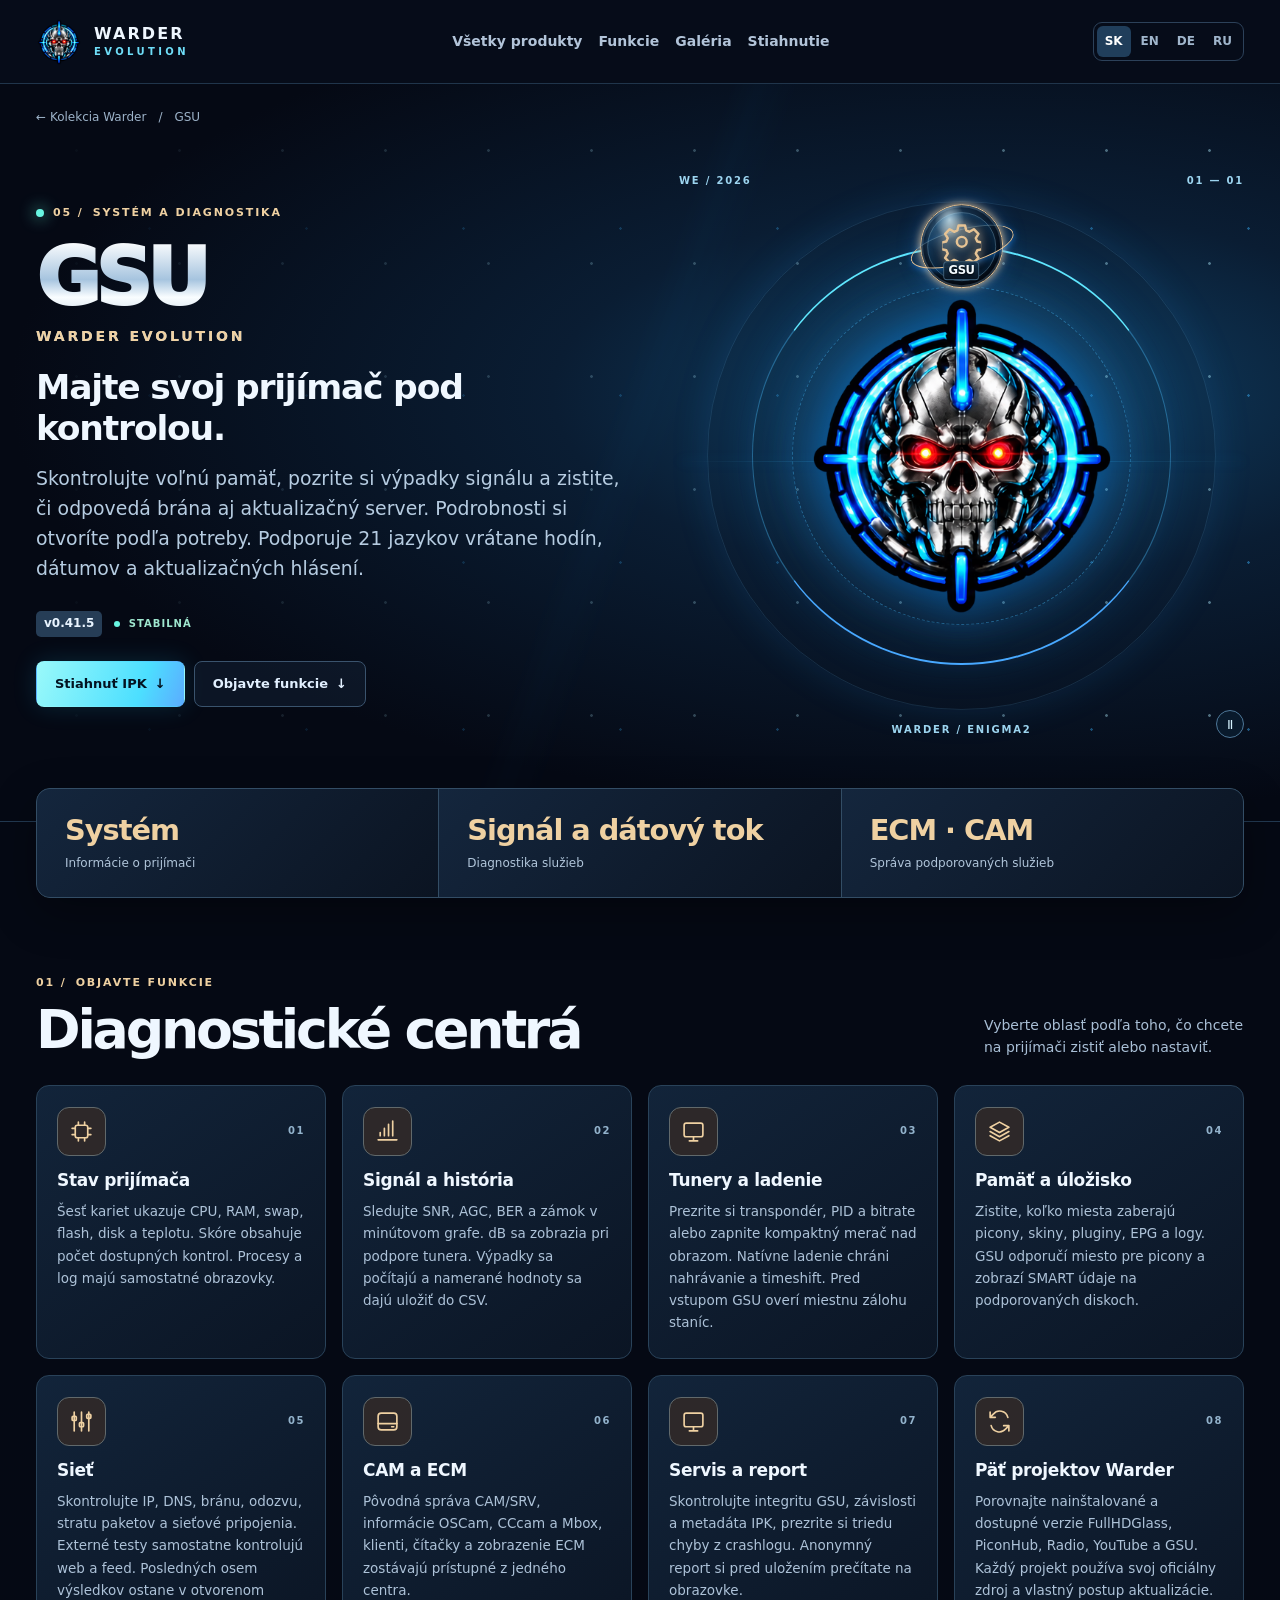
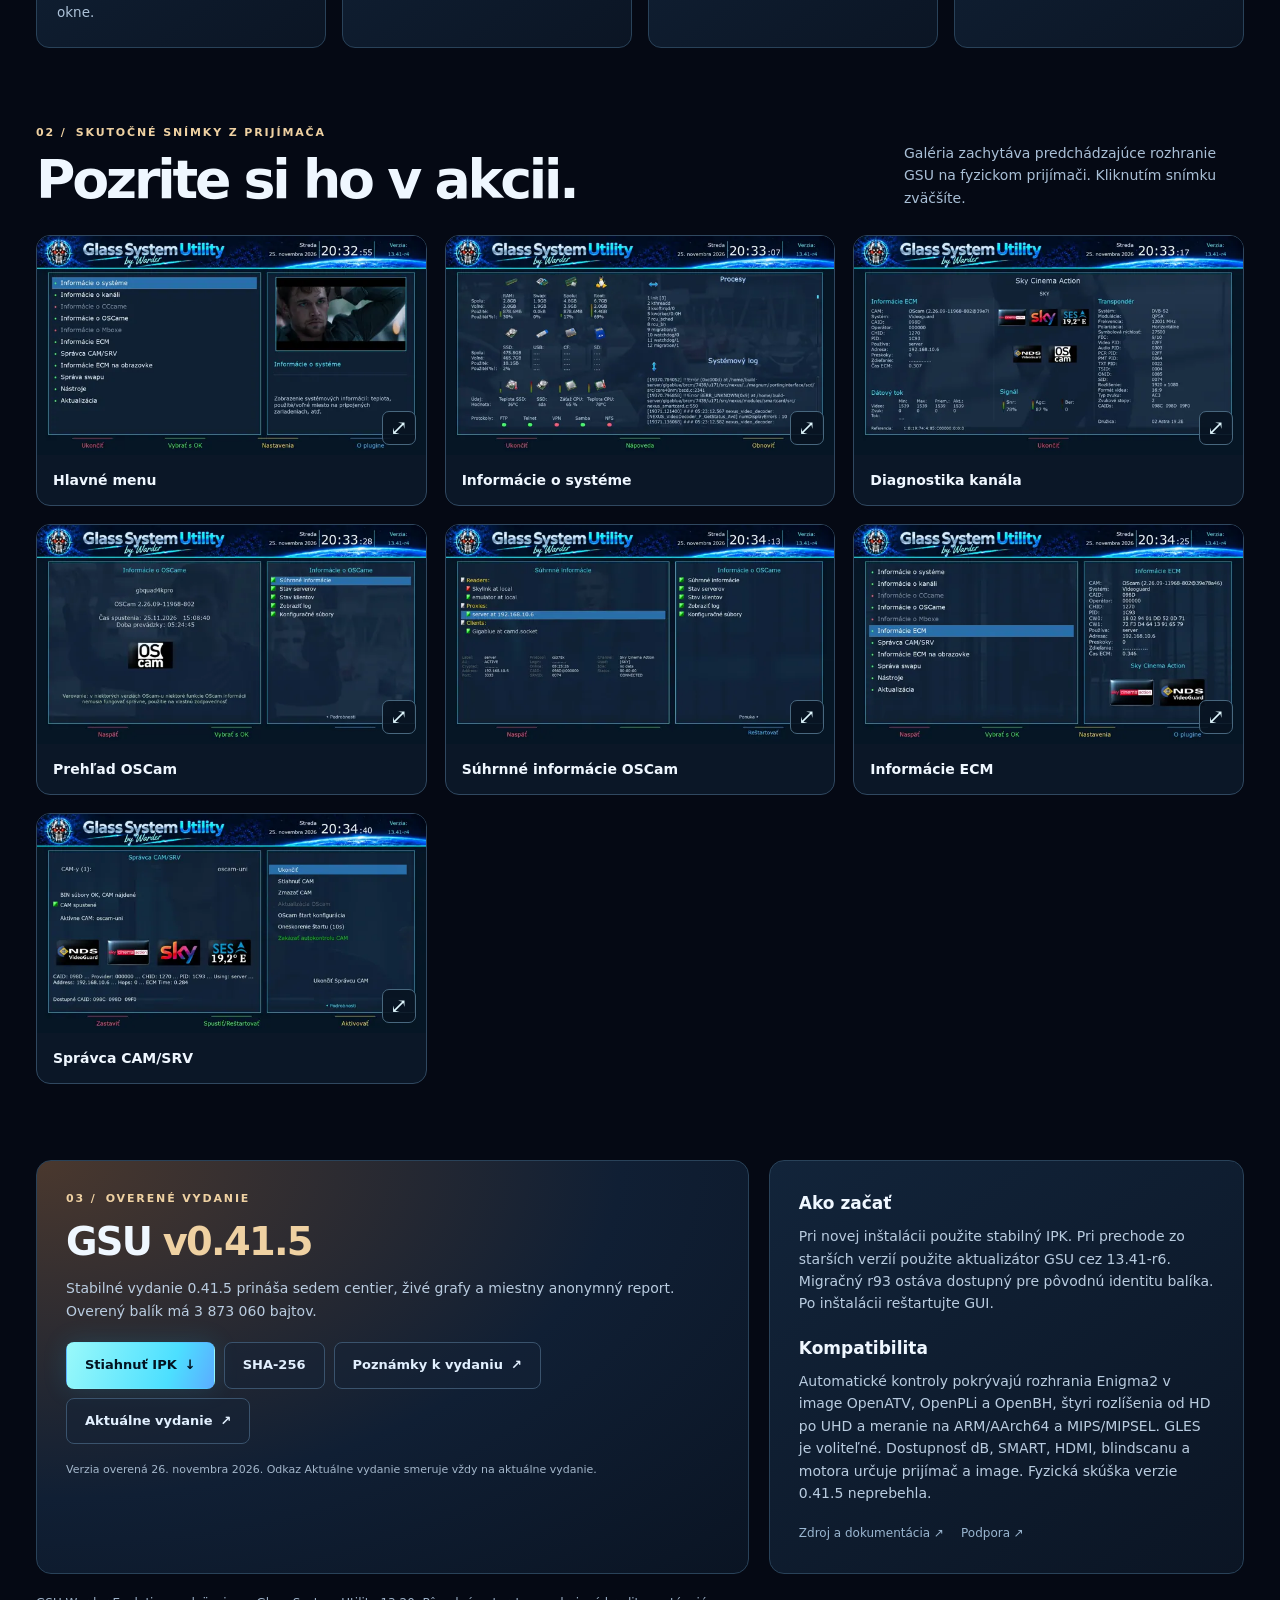
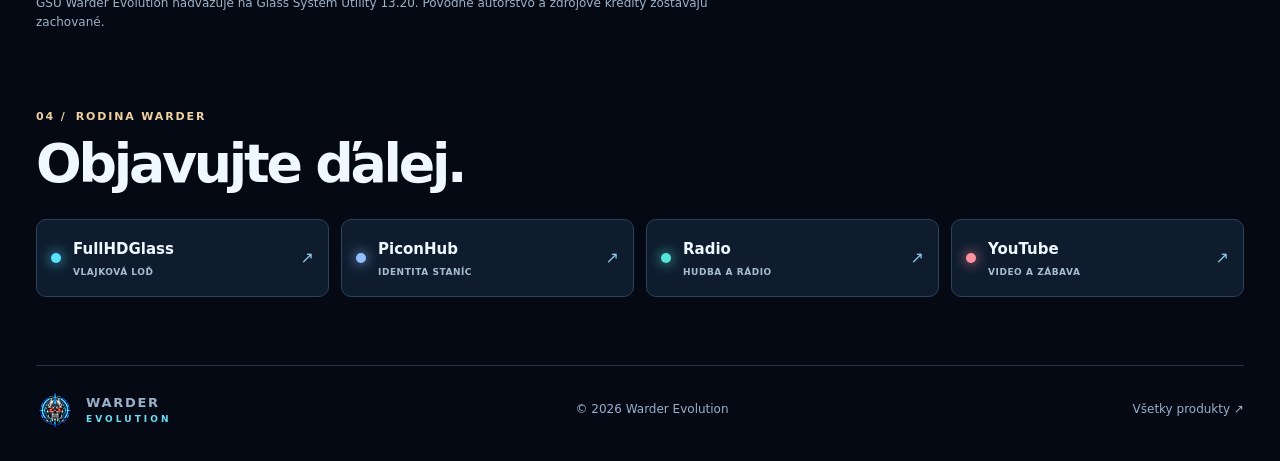
<file: docs/gsu.html>
<!doctype html>
<html lang="sk" data-language="sk"><head><meta charset="utf-8"><meta name="viewport" content="width=device-width,initial-scale=1"><meta name="theme-color" content="#040813"><title data-text-sk="GSU — Warder Evolution" data-text-en="GSU — Warder Evolution" data-text-de="GSU — Warder Evolution" data-text-ru="GSU — Warder Evolution">GSU — Warder Evolution</title><meta name="description" content="Glass System Utility v novej podobe rodiny Warder. Informácie o systéme, diagnostika služieb a praktická správa v jednotnom natívnom nástroji Enigma2. Podporuje 21 jazykov vrátane hodín, dátumov a aktualizačných hlásení." data-content-sk="Glass System Utility v novej podobe rodiny Warder. Informácie o systéme, diagnostika služieb a praktická správa v jednotnom natívnom nástroji Enigma2. Podporuje 21 jazykov vrátane hodín, dátumov a aktualizačných hlásení." data-content-en="Glass System Utility, evolved in the Warder family. Bring system information, service diagnostics and practical administration into a unified native Enigma2 tool. Supports 21 languages, including clocks, dates and update messages." data-content-de="Glass System Utility, weiterentwickelt in der Warder-Familie. Systeminformationen, Servicediagnose und praktische Verwaltung in einem einheitlichen nativen Enigma2-Werkzeug. Unterstützt 21 Sprachen einschließlich Uhrzeit, Datum und Update-Meldungen." data-content-ru="Glass System Utility, развитие в семействе Warder. Системная информация, диагностика сервисов и практическое администрирование в едином нативном инструменте Enigma2. Поддерживает 21 язык, включая часы, даты и сообщения об обновлении."><meta property="og:title" content="GSU — Warder Evolution" data-content-sk="GSU — Warder Evolution" data-content-en="GSU — Warder Evolution" data-content-de="GSU — Warder Evolution" data-content-ru="GSU — Warder Evolution"><meta property="og:description" content="Majte svoj prijímač pod kontrolou." data-content-sk="Majte svoj prijímač pod kontrolou." data-content-en="Take control of your receiver." data-content-de="Übernehmen Sie die Kontrolle über Ihren Receiver." data-content-ru="Управляйте своим ресивером."><meta property="og:url" content="https://warder-evolution.eu/gsu.html"><link rel="canonical" href="https://warder-evolution.eu/gsu.html"><link rel="icon" href="portal-art/skull.png?v=20261125-skull1"><link rel="stylesheet" href="portal.css?v=20261125-orbit4"><script src="portal.js?v=20261125-langfix2" defer></script><link rel="stylesheet" href="portal-orbit.css?v=20261125-orbit6"><script src="portal-orbit.js?v=20261125-orbit5" defer></script><style id="warder-language-guard">span[hidden]{display:none!important}html[data-language="sk"] span[lang]:is(.sk,.en,.de,.ru):not([lang="sk"]){display:none!important}html[data-language="en"] span[lang]:is(.sk,.en,.de,.ru):not([lang="en"]){display:none!important}html[data-language="de"] span[lang]:is(.sk,.en,.de,.ru):not([lang="de"]){display:none!important}html[data-language="ru"] span[lang]:is(.sk,.en,.de,.ru):not([lang="ru"]){display:none!important}</style></head>
<body class="product-detail detail-gsu" style="--detail-accent:#efd1a2;--detail-aura:#4a382e"><a href="#main" class="skip"><span class="sk" lang="sk">Preskočiť na obsah</span><span class="en" lang="en" hidden>Skip to content</span><span class="de" lang="de" hidden>Zum Inhalt springen</span><span class="ru" lang="ru" hidden>Перейти к содержанию</span></a><header><nav class="shell nav" aria-label="Hlavná navigácia" data-aria-sk="Hlavná navigácia" data-aria-en="Main navigation" data-aria-de="Hauptnavigation" data-aria-ru="Главная навигация"><a class="brand" href="index.html"><img src="portal-art/skull.png?v=20261125-skull1" width="46" height="46" alt=""><span>WARDER<b>EVOLUTION</b></span></a><div class="nav-links"><a href="index.html#products"><span class="sk" lang="sk">Všetky produkty</span><span class="en" lang="en" hidden>All products</span><span class="de" lang="de" hidden>Alle Produkte</span><span class="ru" lang="ru" hidden>Все продукты</span></a><a href="#features"><span class="sk" lang="sk">Funkcie</span><span class="en" lang="en" hidden>Features</span><span class="de" lang="de" hidden>Funktionen</span><span class="ru" lang="ru" hidden>Возможности</span></a><a href="#screenshots"><span class="sk" lang="sk">Galéria</span><span class="en" lang="en" hidden>Gallery</span><span class="de" lang="de" hidden>Galerie</span><span class="ru" lang="ru" hidden>Галерея</span></a><a href="#download"><span class="sk" lang="sk">Stiahnutie</span><span class="en" lang="en" hidden>Download</span><span class="de" lang="de" hidden>Download</span><span class="ru" lang="ru" hidden>Загрузка</span></a></div><div class="languages" role="group" aria-label="Jazyk" data-aria-sk="Jazyk" data-aria-en="Language" data-aria-de="Sprache" data-aria-ru="Язык"><button data-lang="sk" lang="sk" aria-label="Slovenčina" aria-pressed="true">SK</button><button data-lang="en" lang="en" aria-label="English" aria-pressed="false">EN</button><button data-lang="de" lang="de" aria-label="Deutsch" aria-pressed="false">DE</button><button data-lang="ru" lang="ru" aria-label="Русский" aria-pressed="false">RU</button></div></nav></header>
<main id="main"><section class="hero detail-hero"><div class="shell"><div class="crumb"><a href="index.html#products">← <span class="sk" lang="sk">Kolekcia Warder</span><span class="en" lang="en" hidden>The Warder collection</span><span class="de" lang="de" hidden>Die Warder-Kollektion</span><span class="ru" lang="ru" hidden>Коллекция Warder</span></a><span> / </span>GSU</div><div class="detail-hero-grid"><div class="detail-copy"><div class="eyebrow"><i></i>05 / <span class="sk" lang="sk">SYSTÉM A DIAGNOSTIKA</span><span class="en" lang="en" hidden>SYSTEM &amp; DIAGNOSTICS</span><span class="de" lang="de" hidden>SYSTEM UND DIAGNOSE</span><span class="ru" lang="ru" hidden>СИСТЕМА И ДИАГНОСТИКА</span></div><h1>GSU<small>WARDER EVOLUTION</small></h1><h2><span class="sk" lang="sk">Majte svoj prijímač pod kontrolou.</span><span class="en" lang="en" hidden>Take control of your receiver.</span><span class="de" lang="de" hidden>Übernehmen Sie die Kontrolle über Ihren Receiver.</span><span class="ru" lang="ru" hidden>Управляйте своим ресивером.</span></h2><p class="detail-intro"><span class="sk" lang="sk">Skontrolujte voľnú pamäť, pozrite si výpadky signálu a zistite, či odpovedá brána aj aktualizačný server. Podrobnosti si otvoríte podľa potreby. Podporuje 21 jazykov vrátane hodín, dátumov a aktualizačných hlásení.</span><span class="en" lang="en" hidden>Check free memory, review signal dropouts and see whether the gateway and update server respond. Open each detail when you need it. Supports 21 languages, including clocks, dates and update messages.</span><span class="de" lang="de" hidden>Prüfen Sie den freien Speicher, verfolgen Sie Signalaussetzer und sehen Sie, ob Gateway und Updateserver antworten. Details lassen sich einzeln öffnen. Unterstützt 21 Sprachen einschließlich Uhrzeit, Datum und Update-Meldungen.</span><span class="ru" lang="ru" hidden>Проверьте свободную память, проследите пропадания сигнала и узнайте, отвечают ли шлюз и сервер обновлений. Подробности открываются по запросу. Поддерживает 21 язык, включая часы, даты и сообщения об обновлении.</span></p><div class="meta"><span class="ver">v0.41.5</span><span class="status"><i></i> <span class="sk" lang="sk">STABILNÁ</span><span class="en" lang="en" hidden>STABLE</span><span class="de" lang="de" hidden>STABIL</span><span class="ru" lang="ru" hidden>СТАБИЛЬНАЯ</span></span></div><div class="actions"><a class="btn primary" href="https://github.com/Evolution-by-Warder/GSU-Warder-Evolution/releases/download/v0.41.5/enigma2-plugin-extensions-gsu_0.41.5_all.ipk"><span class="sk" lang="sk">Stiahnuť IPK</span><span class="en" lang="en" hidden>Download IPK</span><span class="de" lang="de" hidden>IPK herunterladen</span><span class="ru" lang="ru" hidden>Скачать IPK</span> ↓</a><a class="btn ghost" href="#features"><span class="sk" lang="sk">Objavte funkcie</span><span class="en" lang="en" hidden>Explore features</span><span class="de" lang="de" hidden>Funktionen entdecken</span><span class="ru" lang="ru" hidden>Изучить возможности</span> ↓</a></div></div><div class="hero-visual" data-orbit-mode="single" data-planet-name="GSU" data-planet-icon="gear" data-planet-color="#e6c394"><div class="orbit o1"></div><div class="orbit o2"></div><div class="orbit o3"></div><div class="energy"></div><a class="skull-home" href="index.html" aria-label="Warder Evolution – hlavná stránka" data-aria-sk="Warder Evolution – hlavná stránka" data-aria-en="Warder Evolution – home" data-aria-de="Warder Evolution – Startseite" data-aria-ru="Warder Evolution – главная страница"><img class="skull" src="portal-art/skull.png?v=20261125-skull1" alt="" width="425" height="445"></a><span class="coord c1">WE / 2026</span><span class="coord c2">05 — 05</span><span class="coord c3">WARDER / ENIGMA2</span><div class="beam"></div><div class="planet-track" hidden></div><button class="orbit-toggle" type="button" hidden aria-label="Pozastaviť obeh planét">Ⅱ</button></div></div></div></section>
<section class="shell detail-highlights" aria-label="Hlavné prednosti" data-aria-sk="Hlavné prednosti" data-aria-en="Highlights" data-aria-de="Highlights" data-aria-ru="Основные возможности"><div><strong><span class="sk" lang="sk">Systém</span><span class="en" lang="en" hidden>System</span><span class="de" lang="de" hidden>System</span><span class="ru" lang="ru" hidden>Система</span></strong><p><span class="sk" lang="sk">Informácie o prijímači</span><span class="en" lang="en" hidden>Receiver information</span><span class="de" lang="de" hidden>Receiver-Informationen</span><span class="ru" lang="ru" hidden>Информация о ресивере</span></p></div><div><strong><span class="sk" lang="sk">Signál a dátový tok</span><span class="en" lang="en" hidden>Signal &amp; bitrate</span><span class="de" lang="de" hidden>Signal und Bitrate</span><span class="ru" lang="ru" hidden>Сигнал и битрейт</span></strong><p><span class="sk" lang="sk">Diagnostika služieb</span><span class="en" lang="en" hidden>Service diagnostics</span><span class="de" lang="de" hidden>Servicediagnose</span><span class="ru" lang="ru" hidden>Диагностика сервисов</span></p></div><div><strong><span class="sk" lang="sk">ECM · CAM</span><span class="en" lang="en" hidden>ECM · CAM</span><span class="de" lang="de" hidden>ECM · CAM</span><span class="ru" lang="ru" hidden>ECM · CAM</span></strong><p><span class="sk" lang="sk">Správa podporovaných služieb</span><span class="en" lang="en" hidden>Supported service management</span><span class="de" lang="de" hidden>Verwaltung unterstützter Dienste</span><span class="ru" lang="ru" hidden>Управление поддерживаемыми сервисами</span></p></div></section>
<section class="shell detail-section" id="features"><div class="section-heading"><div><div class="eyebrow">01 / <span class="sk" lang="sk">OBJAVTE FUNKCIE</span><span class="en" lang="en" hidden>EXPLORE THE FEATURES</span><span class="de" lang="de" hidden>FUNKTIONEN ENTDECKEN</span><span class="ru" lang="ru" hidden>ИЗУЧИТЕ ВОЗМОЖНОСТИ</span></div><h2><span class="sk" lang="sk">Diagnostické centrá</span><span class="en" lang="en" hidden>Diagnostic centres</span><span class="de" lang="de" hidden>Diagnosebereiche</span><span class="ru" lang="ru" hidden>Центры диагностики</span></h2></div><p><span class="sk" lang="sk">Vyberte oblasť podľa toho, čo chcete na prijímači zistiť alebo nastaviť.</span><span class="en" lang="en" hidden>Choose a centre for the measurement or receiver setting you need.</span><span class="de" lang="de" hidden>Wählen Sie den Bereich für die gewünschte Messung oder Einstellung.</span><span class="ru" lang="ru" hidden>Выберите нужный раздел для измерения или настройки ресивера.</span></p></div><div class="feature-grid"><article class="feature-card"><div class="feature-top"><span class="feature-icon"><svg viewBox="0 0 24 24" fill="none" stroke="currentColor" stroke-width="1.6" stroke-linecap="round" stroke-linejoin="round" aria-hidden="true"><rect x="6" y="6" width="12" height="12" rx="2"/><path d="M9 3v3m6-3v3M9 18v3m6-3v3M3 9h3m-3 6h3m12-6h3m-3 6h3"/></svg></span><span class="feature-no">01</span></div><h3><span class="sk" lang="sk">Stav prijímača</span><span class="en" lang="en" hidden>Receiver health</span><span class="de" lang="de" hidden>Gerätestatus</span><span class="ru" lang="ru" hidden>Состояние ресивера</span></h3><p><span class="sk" lang="sk">Šesť kariet ukazuje CPU, RAM, swap, flash, disk a teplotu. Skóre obsahuje počet dostupných kontrol. Procesy a log majú samostatné obrazovky.</span><span class="en" lang="en" hidden>Six cards show CPU, RAM, swap, flash, disk and temperature. The resource score includes measurement coverage. Processes and the system log open separately.</span><span class="de" lang="de" hidden>Sechs Karten zeigen CPU, RAM, Swap, Flash, Laufwerk und Temperatur. Die Bewertung nennt die Zahl messbarer Werte. Prozesse und Systemprotokoll haben eigene Ansichten.</span><span class="ru" lang="ru" hidden>Шесть карточек показывают процессор, RAM, подкачку, флеш-память, диск и температуру. Оценка указывает число доступных проверок. Процессы и журнал открываются отдельно.</span></p></article>
<article class="feature-card"><div class="feature-top"><span class="feature-icon"><svg viewBox="0 0 24 24" fill="none" stroke="currentColor" stroke-width="1.6" stroke-linecap="round" stroke-linejoin="round" aria-hidden="true"><path d="M3 20h18M5 16v-3m4 3V9m4 7V5m4 11V2"/></svg></span><span class="feature-no">02</span></div><h3><span class="sk" lang="sk">Signál a história</span><span class="en" lang="en" hidden>Signal and history</span><span class="de" lang="de" hidden>Signal und Verlauf</span><span class="ru" lang="ru" hidden>Сигнал и история</span></h3><p><span class="sk" lang="sk">Sledujte SNR, AGC, BER a zámok v minútovom grafe. dB sa zobrazia pri podpore tunera. Výpadky sa počítajú a namerané hodnoty sa dajú uložiť do CSV.</span><span class="en" lang="en" hidden>Follow SNR, AGC, BER and lock over the last minute. Supported tuners also report dB. Review lock losses and export measurements to CSV.</span><span class="de" lang="de" hidden>Verfolgen Sie SNR, AGC, BER und Lock über die letzte Minute. Geeignete Tuner melden auch dB. Messwerte lassen sich als CSV exportieren.</span><span class="ru" lang="ru" hidden>График последней минуты показывает SNR, AGC, BER и захват сигнала. Поддерживаемые тюнеры сообщают также дБ. Доступны счётчик потерь и экспорт в CSV.</span></p></article>
<article class="feature-card"><div class="feature-top"><span class="feature-icon"><svg viewBox="0 0 24 24" fill="none" stroke="currentColor" stroke-width="1.6" stroke-linecap="round" stroke-linejoin="round" aria-hidden="true"><rect x="3" y="4" width="18" height="13" rx="2"/><path d="M8 21h8m-4-4v4"/></svg></span><span class="feature-no">03</span></div><h3><span class="sk" lang="sk">Tunery a ladenie</span><span class="en" lang="en" hidden>Tuners and scanning</span><span class="de" lang="de" hidden>Tuner und Suchlauf</span><span class="ru" lang="ru" hidden>Тюнеры и поиск</span></h3><p><span class="sk" lang="sk">Prezrite si transpondér, PID a bitrate alebo zapnite kompaktný merač nad obrazom. Natívne ladenie chráni nahrávanie a timeshift. Pred vstupom GSU overí miestnu zálohu staníc.</span><span class="en" lang="en" hidden>Inspect transponder data, PIDs and bitrate or open the compact meter over live TV. GSU checks recordings and timeshift and verifies a local channel backup before opening native tuning tools.</span><span class="de" lang="de" hidden>Prüfen Sie Transponder, PIDs und Bitrate oder blenden Sie den kleinen Signalmesser ein. Vor dem nativen Suchlauf prüft GSU Aufnahmen, Timeshift und eine lokale Senderlistensicherung.</span><span class="ru" lang="ru" hidden>Проверьте транспондер, PID и битрейт или откройте компактный индикатор поверх ТВ. Перед переходом к настройке GSU проверяет записи, таймшифт и локальную копию каналов.</span></p></article>
<article class="feature-card"><div class="feature-top"><span class="feature-icon"><svg viewBox="0 0 24 24" fill="none" stroke="currentColor" stroke-width="1.6" stroke-linecap="round" stroke-linejoin="round" aria-hidden="true"><path d="M12 3l9 5-9 5-9-5zM3 12l9 5 9-5M3 16l9 5 9-5"/></svg></span><span class="feature-no">04</span></div><h3><span class="sk" lang="sk">Pamäť a úložisko</span><span class="en" lang="en" hidden>Memory and storage</span><span class="de" lang="de" hidden>Speicher und Laufwerke</span><span class="ru" lang="ru" hidden>Память и накопители</span></h3><p><span class="sk" lang="sk">Zistite, koľko miesta zaberajú picony, skiny, pluginy, EPG a logy. GSU odporučí miesto pre picony a zobrazí SMART údaje na podporovaných diskoch.</span><span class="en" lang="en" hidden>See how much space picons, skins, plugins, EPG and logs use. GSU suggests a picon location and shows SMART readings for supported drives.</span><span class="de" lang="de" hidden>Sehen Sie den Platzbedarf von Picons, Skins, Plugins, EPG und Protokollen. GSU schlägt einen Picon-Speicherort vor und zeigt SMART-Werte geeigneter Laufwerke.</span><span class="ru" lang="ru" hidden>Узнайте, сколько места занимают пиконы, скины, плагины, EPG и журналы. GSU предложит место для пиконов и покажет SMART для поддерживаемых дисков.</span></p></article>
<article class="feature-card"><div class="feature-top"><span class="feature-icon"><svg viewBox="0 0 24 24" fill="none" stroke="currentColor" stroke-width="1.6" stroke-linecap="round" stroke-linejoin="round" aria-hidden="true"><path d="M5 3v18m7-18v18m7-18v18"/><rect x="3" y="7" width="4" height="4" rx="1"/><rect x="10" y="13" width="4" height="4" rx="1"/><rect x="17" y="5" width="4" height="4" rx="1"/></svg></span><span class="feature-no">05</span></div><h3><span class="sk" lang="sk">Sieť</span><span class="en" lang="en" hidden>Network</span><span class="de" lang="de" hidden>Netzwerk</span><span class="ru" lang="ru" hidden>Сеть</span></h3><p><span class="sk" lang="sk">Skontrolujte IP, DNS, bránu, odozvu, stratu paketov a sieťové pripojenia. Externé testy samostatne kontrolujú web a feed. Posledných osem výsledkov ostane v otvorenom okne.</span><span class="en" lang="en" hidden>Inspect IP, DNS, gateway, latency, packet loss and network mounts. The website and update feed are checked separately. The open screen retains the last eight results.</span><span class="de" lang="de" hidden>Prüfen Sie IP, DNS, Gateway, Latenz, Paketverlust und Netzwerkfreigaben. Website und Feed werden getrennt geprüft. Das Fenster speichert die letzten acht Ergebnisse.</span><span class="ru" lang="ru" hidden>Проверьте IP, DNS, шлюз, задержку, потери пакетов и сетевые подключения. Сайт и канал обновлений проверяются отдельно. В открытом окне видны восемь последних результатов.</span></p></article>
<article class="feature-card"><div class="feature-top"><span class="feature-icon"><svg viewBox="0 0 24 24" fill="none" stroke="currentColor" stroke-width="1.6" stroke-linecap="round" stroke-linejoin="round" aria-hidden="true"><rect x="3" y="4" width="18" height="16" rx="3"/><path d="M3 14h18m-5 3h2"/></svg></span><span class="feature-no">06</span></div><h3><span class="sk" lang="sk">CAM a ECM</span><span class="en" lang="en" hidden>CAM and ECM</span><span class="de" lang="de" hidden>CAM und ECM</span><span class="ru" lang="ru" hidden>CAM и ECM</span></h3><p><span class="sk" lang="sk">Pôvodná správa CAM/SRV, informácie OSCam, CCcam a Mbox, klienti, čítačky a zobrazenie ECM zostávajú prístupné z jedného centra.</span><span class="en" lang="en" hidden>The existing CAM/SRV manager, OSCam, CCcam and Mbox information, clients, readers and ECM display are accessible from one centre.</span><span class="de" lang="de" hidden>CAM/SRV-Verwaltung, Informationen zu OSCam, CCcam und Mbox, Clients, Reader und ECM-Anzeige sind in einem Bereich erreichbar.</span><span class="ru" lang="ru" hidden>Управление CAM/SRV, сведения об OSCam, CCcam и Mbox, клиенты, считыватели и отображение ECM доступны в одном разделе.</span></p></article>
<article class="feature-card"><div class="feature-top"><span class="feature-icon"><svg viewBox="0 0 24 24" fill="none" stroke="currentColor" stroke-width="1.6" stroke-linecap="round" stroke-linejoin="round" aria-hidden="true"><rect x="3" y="4" width="18" height="13" rx="2"/><path d="M8 21h8m-4-4v4"/></svg></span><span class="feature-no">07</span></div><h3><span class="sk" lang="sk">Servis a report</span><span class="en" lang="en" hidden>Service and reports</span><span class="de" lang="de" hidden>Service und Berichte</span><span class="ru" lang="ru" hidden>Сервис и отчёт</span></h3><p><span class="sk" lang="sk">Skontrolujte integritu GSU, závislosti a metadáta IPK, prezrite si triedu chyby z crashlogu. Anonymný report si pred uložením prečítate na obrazovke.</span><span class="en" lang="en" hidden>Check GSU file integrity, dependencies and IPK metadata, and inspect crash exception classes. Preview the anonymous forum report before saving it locally.</span><span class="de" lang="de" hidden>Prüfen Sie GSU-Dateien, Abhängigkeiten und IPK-Metadaten und lesen Sie die Fehlerklasse aus Crashlogs. Der anonyme Forenbericht lässt sich vor dem Speichern ansehen.</span><span class="ru" lang="ru" hidden>Проверьте целостность файлов GSU, зависимости и метаданные IPK, посмотрите класс ошибки из журнала сбоя. Анонимный отчёт для форума можно просмотреть перед сохранением.</span></p></article>
<article class="feature-card"><div class="feature-top"><span class="feature-icon"><svg viewBox="0 0 24 24" fill="none" stroke="currentColor" stroke-width="1.6" stroke-linecap="round" stroke-linejoin="round" aria-hidden="true"><path d="M20 8a8 8 0 0 0-14-3L3 8m0-5v5h5M4 16a8 8 0 0 0 14 3l3-3m0 5v-5h-5"/></svg></span><span class="feature-no">08</span></div><h3><span class="sk" lang="sk">Päť projektov Warder</span><span class="en" lang="en" hidden>Five Warder projects</span><span class="de" lang="de" hidden>Fünf Warder-Projekte</span><span class="ru" lang="ru" hidden>Пять проектов Warder</span></h3><p><span class="sk" lang="sk">Porovnajte nainštalované a dostupné verzie FullHDGlass, PiconHub, Radio, YouTube a GSU. Každý projekt používa svoj oficiálny zdroj a vlastný postup aktualizácie.</span><span class="en" lang="en" hidden>Compare installed and available versions of FullHDGlass, PiconHub, Radio, YouTube and GSU. Each project uses its official source and update process.</span><span class="de" lang="de" hidden>Vergleichen Sie installierte und verfügbare Versionen von FullHDGlass, PiconHub, Radio, YouTube und GSU. Jedes Projekt verwendet seine offizielle Quelle und seinen eigenen Aktualisierungsweg.</span><span class="ru" lang="ru" hidden>Сравните установленные и доступные версии FullHDGlass, PiconHub, Radio, YouTube и GSU. Каждый проект использует официальный источник и собственный механизм обновления.</span></p></article></div></section>
<section id="screenshots" class="shell detail-section screenshot-section"><div class="section-heading"><div><div class="eyebrow">02 / <span class="sk" lang="sk">SKUTOČNÉ SNÍMKY Z PRIJÍMAČA</span><span class="en" lang="en" hidden>REAL RECEIVER SCREENSHOTS</span><span class="de" lang="de" hidden>ECHTE RECEIVER-SCREENSHOTS</span><span class="ru" lang="ru" hidden>РЕАЛЬНЫЕ СНИМКИ ЭКРАНА РЕСИВЕРА</span></div><h2><span class="sk" lang="sk">Pozrite si ho v akcii.</span><span class="en" lang="en" hidden>See it in action.</span><span class="de" lang="de" hidden>Erleben Sie es in Aktion.</span><span class="ru" lang="ru" hidden>Посмотрите в действии.</span></h2></div><p><span class="sk" lang="sk">Galéria zachytáva predchádzajúce rozhranie GSU na fyzickom prijímači. Kliknutím snímku zväčšíte.</span><span class="en" lang="en" hidden>These receiver screenshots show the previous GSU interface. Select an image to enlarge it.</span><span class="de" lang="de" hidden>Die Aufnahmen vom Receiver zeigen die vorherige GSU-Oberfläche. Zum Vergrößern ein Bild wählen.</span><span class="ru" lang="ru" hidden>Снимки с ресивера показывают предыдущий интерфейс GSU. Выберите изображение для увеличения.</span></p></div><div class="screenshot-grid"><figure><a href="screenshots/gsu/01-full.webp" data-caption-en="Main menu" data-caption-sk="Hlavné menu" data-caption-de="Hauptmenü" data-caption-ru="Главное меню"><img src="screenshots/gsu/01-thumb.webp" width="1920" height="1080" loading="lazy" decoding="async" alt="Hlavné menu" data-alt-sk="Hlavné menu" data-alt-en="Main menu" data-alt-de="Hauptmenü" data-alt-ru="Главное меню"><span class="shot-zoom" aria-hidden="true">⤢</span></a><figcaption><span class="sk" lang="sk">Hlavné menu</span><span class="en" lang="en" hidden>Main menu</span><span class="de" lang="de" hidden>Hauptmenü</span><span class="ru" lang="ru" hidden>Главное меню</span></figcaption></figure>
<figure><a href="screenshots/gsu/02-full.webp" data-caption-en="System information" data-caption-sk="Informácie o systéme" data-caption-de="Systeminformationen" data-caption-ru="Информация о системе"><img src="screenshots/gsu/02-thumb.webp" width="1920" height="1080" loading="lazy" decoding="async" alt="Informácie o systéme" data-alt-sk="Informácie o systéme" data-alt-en="System information" data-alt-de="Systeminformationen" data-alt-ru="Информация о системе"><span class="shot-zoom" aria-hidden="true">⤢</span></a><figcaption><span class="sk" lang="sk">Informácie o systéme</span><span class="en" lang="en" hidden>System information</span><span class="de" lang="de" hidden>Systeminformationen</span><span class="ru" lang="ru" hidden>Информация о системе</span></figcaption></figure>
<figure><a href="screenshots/gsu/03-full.webp" data-caption-en="Channel diagnostics" data-caption-sk="Diagnostika kanála" data-caption-de="Senderdiagnose" data-caption-ru="Диагностика канала"><img src="screenshots/gsu/03-thumb.webp" width="1920" height="1080" loading="lazy" decoding="async" alt="Diagnostika kanála" data-alt-sk="Diagnostika kanála" data-alt-en="Channel diagnostics" data-alt-de="Senderdiagnose" data-alt-ru="Диагностика канала"><span class="shot-zoom" aria-hidden="true">⤢</span></a><figcaption><span class="sk" lang="sk">Diagnostika kanála</span><span class="en" lang="en" hidden>Channel diagnostics</span><span class="de" lang="de" hidden>Senderdiagnose</span><span class="ru" lang="ru" hidden>Диагностика канала</span></figcaption></figure>
<figure><a href="screenshots/gsu/04-full.webp" data-caption-en="OSCam overview" data-caption-sk="Prehľad OSCam" data-caption-de="OSCam-Übersicht" data-caption-ru="Обзор OSCam"><img src="screenshots/gsu/04-thumb.webp" width="1920" height="1080" loading="lazy" decoding="async" alt="Prehľad OSCam" data-alt-sk="Prehľad OSCam" data-alt-en="OSCam overview" data-alt-de="OSCam-Übersicht" data-alt-ru="Обзор OSCam"><span class="shot-zoom" aria-hidden="true">⤢</span></a><figcaption><span class="sk" lang="sk">Prehľad OSCam</span><span class="en" lang="en" hidden>OSCam overview</span><span class="de" lang="de" hidden>OSCam-Übersicht</span><span class="ru" lang="ru" hidden>Обзор OSCam</span></figcaption></figure>
<figure><a href="screenshots/gsu/05-full.webp" data-caption-en="OSCam summary" data-caption-sk="Súhrnné informácie OSCam" data-caption-de="OSCam-Zusammenfassung" data-caption-ru="Сводка OSCam"><img src="screenshots/gsu/05-thumb.webp" width="1920" height="1080" loading="lazy" decoding="async" alt="Súhrnné informácie OSCam" data-alt-sk="Súhrnné informácie OSCam" data-alt-en="OSCam summary" data-alt-de="OSCam-Zusammenfassung" data-alt-ru="Сводка OSCam"><span class="shot-zoom" aria-hidden="true">⤢</span></a><figcaption><span class="sk" lang="sk">Súhrnné informácie OSCam</span><span class="en" lang="en" hidden>OSCam summary</span><span class="de" lang="de" hidden>OSCam-Zusammenfassung</span><span class="ru" lang="ru" hidden>Сводка OSCam</span></figcaption></figure>
<figure><a href="screenshots/gsu/06-full.webp" data-caption-en="ECM information" data-caption-sk="Informácie ECM" data-caption-de="ECM-Informationen" data-caption-ru="Информация ECM"><img src="screenshots/gsu/06-thumb.webp" width="1920" height="1080" loading="lazy" decoding="async" alt="Informácie ECM" data-alt-sk="Informácie ECM" data-alt-en="ECM information" data-alt-de="ECM-Informationen" data-alt-ru="Информация ECM"><span class="shot-zoom" aria-hidden="true">⤢</span></a><figcaption><span class="sk" lang="sk">Informácie ECM</span><span class="en" lang="en" hidden>ECM information</span><span class="de" lang="de" hidden>ECM-Informationen</span><span class="ru" lang="ru" hidden>Информация ECM</span></figcaption></figure>
<figure><a href="screenshots/gsu/07-full.webp" data-caption-en="CAM manager" data-caption-sk="Správca CAM/SRV" data-caption-de="CAM-Manager" data-caption-ru="Менеджер CAM"><img src="screenshots/gsu/07-thumb.webp" width="1920" height="1080" loading="lazy" decoding="async" alt="Správca CAM/SRV" data-alt-sk="Správca CAM/SRV" data-alt-en="CAM manager" data-alt-de="CAM-Manager" data-alt-ru="Менеджер CAM"><span class="shot-zoom" aria-hidden="true">⤢</span></a><figcaption><span class="sk" lang="sk">Správca CAM/SRV</span><span class="en" lang="en" hidden>CAM manager</span><span class="de" lang="de" hidden>CAM-Manager</span><span class="ru" lang="ru" hidden>Менеджер CAM</span></figcaption></figure></div></section>
<section class="shell detail-section release-section" id="download"><div class="release-panel"><div class="eyebrow">03 / <span class="sk" lang="sk">OVERENÉ VYDANIE</span><span class="en" lang="en" hidden>LATEST VERIFIED RELEASE</span><span class="de" lang="de" hidden>NEUESTE GEPRÜFTE VERSION</span><span class="ru" lang="ru" hidden>ПОСЛЕДНЯЯ ПРОВЕРЕННАЯ ВЕРСИЯ</span></div><h2>GSU <span>v0.41.5</span></h2><p><span class="sk" lang="sk">Stabilné vydanie 0.41.5 prináša sedem centier, živé grafy a miestny anonymný report. Overený balík má 3 873 060 bajtov.</span><span class="en" lang="en" hidden>Stable release 0.41.5 adds seven centres, live graphs and local anonymous reports. The verified package is 3,873,060 bytes.</span><span class="de" lang="de" hidden>Die stabile Version 0.41.5 bietet sieben Bereiche, Live-Diagramme und lokale anonyme Berichte. Das geprüfte Paket umfasst 3.873.060 Bytes.</span><span class="ru" lang="ru" hidden>В стабильной версии 0.41.5 появились семь центров, графики и локальный анонимный отчёт. Размер проверенного пакета — 3 873 060 байт.</span></p><div class="actions"><a class="btn primary" href="https://github.com/Evolution-by-Warder/GSU-Warder-Evolution/releases/download/v0.41.5/enigma2-plugin-extensions-gsu_0.41.5_all.ipk"><span class="sk" lang="sk">Stiahnuť IPK</span><span class="en" lang="en" hidden>Download IPK</span><span class="de" lang="de" hidden>IPK herunterladen</span><span class="ru" lang="ru" hidden>Скачать IPK</span> ↓</a><a class="btn ghost" href="https://github.com/Evolution-by-Warder/GSU-Warder-Evolution/releases/download/v0.41.5/enigma2-plugin-extensions-gsu_0.41.5_all.ipk.sha256">SHA-256</a><a class="btn ghost" href="https://github.com/Evolution-by-Warder/GSU-Warder-Evolution/releases/tag/v0.41.5"><span class="sk" lang="sk">Poznámky k vydaniu</span><span class="en" lang="en" hidden>Release notes</span><span class="de" lang="de" hidden>Versionshinweise</span><span class="ru" lang="ru" hidden>Примечания к выпуску</span> ↗</a><a class="btn ghost" href="https://github.com/Evolution-by-Warder/GSU-Warder-Evolution/releases/latest"><span class="sk" lang="sk">Aktuálne vydanie</span><span class="en" lang="en" hidden>Latest release</span><span class="de" lang="de" hidden>Neueste Version</span><span class="ru" lang="ru" hidden>Последняя версия</span> ↗</a></div><p class="snapshot"><span class="sk" lang="sk">Verzia overená 26. novembra 2026. Odkaz Aktuálne vydanie smeruje vždy na aktuálne vydanie.</span><span class="en" lang="en" hidden>Version checked 26 November 2026. The latest release link always points to the current release.</span><span class="de" lang="de" hidden>Version geprüft am 26. November 2026. Der Link zur neuesten Version führt stets zum aktuellen Release.</span><span class="ru" lang="ru" hidden>Версия проверена 26 ноября 2026 г. Ссылка на последнюю версию всегда ведёт к актуальному выпуску.</span></p></div><div class="install-panel"><h3><span class="sk" lang="sk">Ako začať</span><span class="en" lang="en" hidden>Get started</span><span class="de" lang="de" hidden>Erste Schritte</span><span class="ru" lang="ru" hidden>Начало работы</span></h3><p><span class="sk" lang="sk">Pri novej inštalácii použite stabilný IPK. Pri prechode zo starších verzií použite aktualizátor GSU cez 13.41-r6. Migračný r93 ostáva dostupný pre pôvodnú identitu balíka. Po inštalácii reštartujte GUI.</span><span class="en" lang="en" hidden>For a new installation use the stable IPK. Older installations use the GSU updater through 13.41-r6. The r93 bridge remains available for the legacy package identity. Restart the GUI after installing.</span><span class="de" lang="de" hidden>Für eine Neuinstallation verwenden Sie das stabile IPK. Ältere Installationen wechseln mit dem GSU-Updater über 13.41-r6. Für die frühere Paketkennung bleibt die r93-Brücke verfügbar. Starten Sie die GUI danach neu.</span><span class="ru" lang="ru" hidden>Для новой установки используйте стабильный IPK. Старые версии обновляются через 13.41-r6 встроенным обновлятором GSU. Для исходного имени пакета доступен переход через r93. После установки перезапустите GUI.</span></p><h3><span class="sk" lang="sk">Kompatibilita</span><span class="en" lang="en" hidden>Compatibility</span><span class="de" lang="de" hidden>Kompatibilität</span><span class="ru" lang="ru" hidden>Совместимость</span></h3><p><span class="sk" lang="sk">Automatické kontroly pokrývajú rozhrania Enigma2 v image OpenATV, OpenPLi a OpenBH, štyri rozlíšenia od HD po UHD a meranie na ARM/AArch64 a MIPS/MIPSEL. GLES je voliteľné. Dostupnosť dB, SMART, HDMI, blindscanu a motora určuje prijímač a image. Fyzická skúška verzie 0.41.5 neprebehla.</span><span class="en" lang="en" hidden>Automated checks cover Enigma2 interfaces in the OpenATV, OpenPLi and OpenBH images, four layouts from HD to UHD, and sampling on ARM/AArch64 and MIPS/MIPSEL. GLES is optional. dB, SMART, HDMI, blindscan and motor controls depend on the receiver and image. Version 0.41.5 has no physical receiver test.</span><span class="de" lang="de" hidden>Automatisierte Prüfungen decken Enigma2-Schnittstellen der Images OpenATV, OpenPLi und OpenBH, vier Layouts von HD bis UHD und Messungen auf ARM/AArch64 und MIPS/MIPSEL ab. GLES ist optional. dB, SMART, HDMI, Blindscan und Motorsteuerung hängen von Receiver und Image ab. Für 0.41.5 liegt kein Test an einem physischen Receiver vor.</span><span class="ru" lang="ru" hidden>Автоматические проверки охватывают интерфейсы Enigma2 в образах OpenATV, OpenPLi и OpenBH, четыре разрешения от HD до UHD и измерения на ARM/AArch64 и MIPS/MIPSEL. GLES необязателен. Показания дБ, SMART, HDMI, слепой поиск и управление мотором зависят от ресивера и образа. Версия 0.41.5 на физическом ресивере не проверялась.</span></p><div class="details"><a href="https://github.com/Evolution-by-Warder/GSU-Warder-Evolution"><span class="sk" lang="sk">Zdroj a dokumentácia</span><span class="en" lang="en" hidden>Source &amp; documentation</span><span class="de" lang="de" hidden>Quellcode und Dokumentation</span><span class="ru" lang="ru" hidden>Исходный код и документация</span> ↗</a><a href="https://github.com/Evolution-by-Warder/GSU-Warder-Evolution/issues"><span class="sk" lang="sk">Podpora</span><span class="en" lang="en" hidden>Support</span><span class="de" lang="de" hidden>Support</span><span class="ru" lang="ru" hidden>Поддержка</span> ↗</a></div></div></section>
<section class="shell credits"><p><span class="sk" lang="sk">GSU Warder Evolution nadväzuje na Glass System Utility 13.20. Pôvodné autorstvo a zdrojové kredity zostávajú zachované.</span><span class="en" lang="en" hidden>GSU Warder Evolution continues Glass System Utility 13.20. Original authorship and source credits are preserved.</span><span class="de" lang="de" hidden>GSU Warder Evolution führt Glass System Utility 13.20 fort. Ursprüngliche Urheberschaft und Quellenangaben bleiben erhalten.</span><span class="ru" lang="ru" hidden>GSU Warder Evolution продолжает Glass System Utility 13.20. Оригинальное авторство и указание источников сохраняются.</span></p></section>
<section class="shell detail-section family"><div class="section-heading"><div><div class="eyebrow">04 / <span class="sk" lang="sk">RODINA WARDER</span><span class="en" lang="en" hidden>THE WARDER FAMILY</span><span class="de" lang="de" hidden>DIE WARDER-FAMILIE</span><span class="ru" lang="ru" hidden>СЕМЕЙСТВО WARDER</span></div><h2><span class="sk" lang="sk">Objavujte ďalej.</span><span class="en" lang="en" hidden>Keep exploring.</span><span class="de" lang="de" hidden>Entdecken Sie mehr.</span><span class="ru" lang="ru" hidden>Откройте для себя больше.</span></h2></div></div><div class="family-grid"><a href="fullhdglass.html" class="family-card"><span class="family-dot" style="--family-accent:#56e3ff"></span><span><strong>FullHDGlass</strong><small><span class="sk" lang="sk">VLAJKOVÁ LOĎ</span><span class="en" lang="en" hidden>THE FLAGSHIP</span><span class="de" lang="de" hidden>DAS FLAGGSCHIFF</span><span class="ru" lang="ru" hidden>ФЛАГМАН</span></small></span><span class="family-arrow">↗</span></a><a href="piconhub.html" class="family-card"><span class="family-dot" style="--family-accent:#94bfff"></span><span><strong>PiconHub</strong><small><span class="sk" lang="sk">IDENTITA STANÍC</span><span class="en" lang="en" hidden>CHANNEL IDENTITY</span><span class="de" lang="de" hidden>SENDERIDENTITÄT</span><span class="ru" lang="ru" hidden>СТИЛЬ КАНАЛОВ</span></small></span><span class="family-arrow">↗</span></a><a href="radio.html" class="family-card"><span class="family-dot" style="--family-accent:#53e6d9"></span><span><strong>Radio</strong><small><span class="sk" lang="sk">HUDBA A RÁDIO</span><span class="en" lang="en" hidden>MUSIC &amp; RADIO</span><span class="de" lang="de" hidden>MUSIK UND RADIO</span><span class="ru" lang="ru" hidden>МУЗЫКА И РАДИО</span></small></span><span class="family-arrow">↗</span></a><a href="youtube-warder.html" class="family-card"><span class="family-dot" style="--family-accent:#ff929f"></span><span><strong>YouTube</strong><small><span class="sk" lang="sk">VIDEO A ZÁBAVA</span><span class="en" lang="en" hidden>VIDEO &amp; ENTERTAINMENT</span><span class="de" lang="de" hidden>VIDEO UND UNTERHALTUNG</span><span class="ru" lang="ru" hidden>ВИДЕО И РАЗВЛЕЧЕНИЯ</span></small></span><span class="family-arrow">↗</span></a></div></section></main><footer class="shell footer"><a class="brand" href="index.html"><img src="portal-art/skull.png?v=20261125-skull1" width="46" height="46" alt=""><span>WARDER<b>EVOLUTION</b></span></a><span>© 2026 Warder Evolution</span><a href="index.html#products"><span class="sk" lang="sk">Všetky produkty</span><span class="en" lang="en" hidden>All products</span><span class="de" lang="de" hidden>Alle Produkte</span><span class="ru" lang="ru" hidden>Все продукты</span> ↗</a></footer></body></html>
</file>
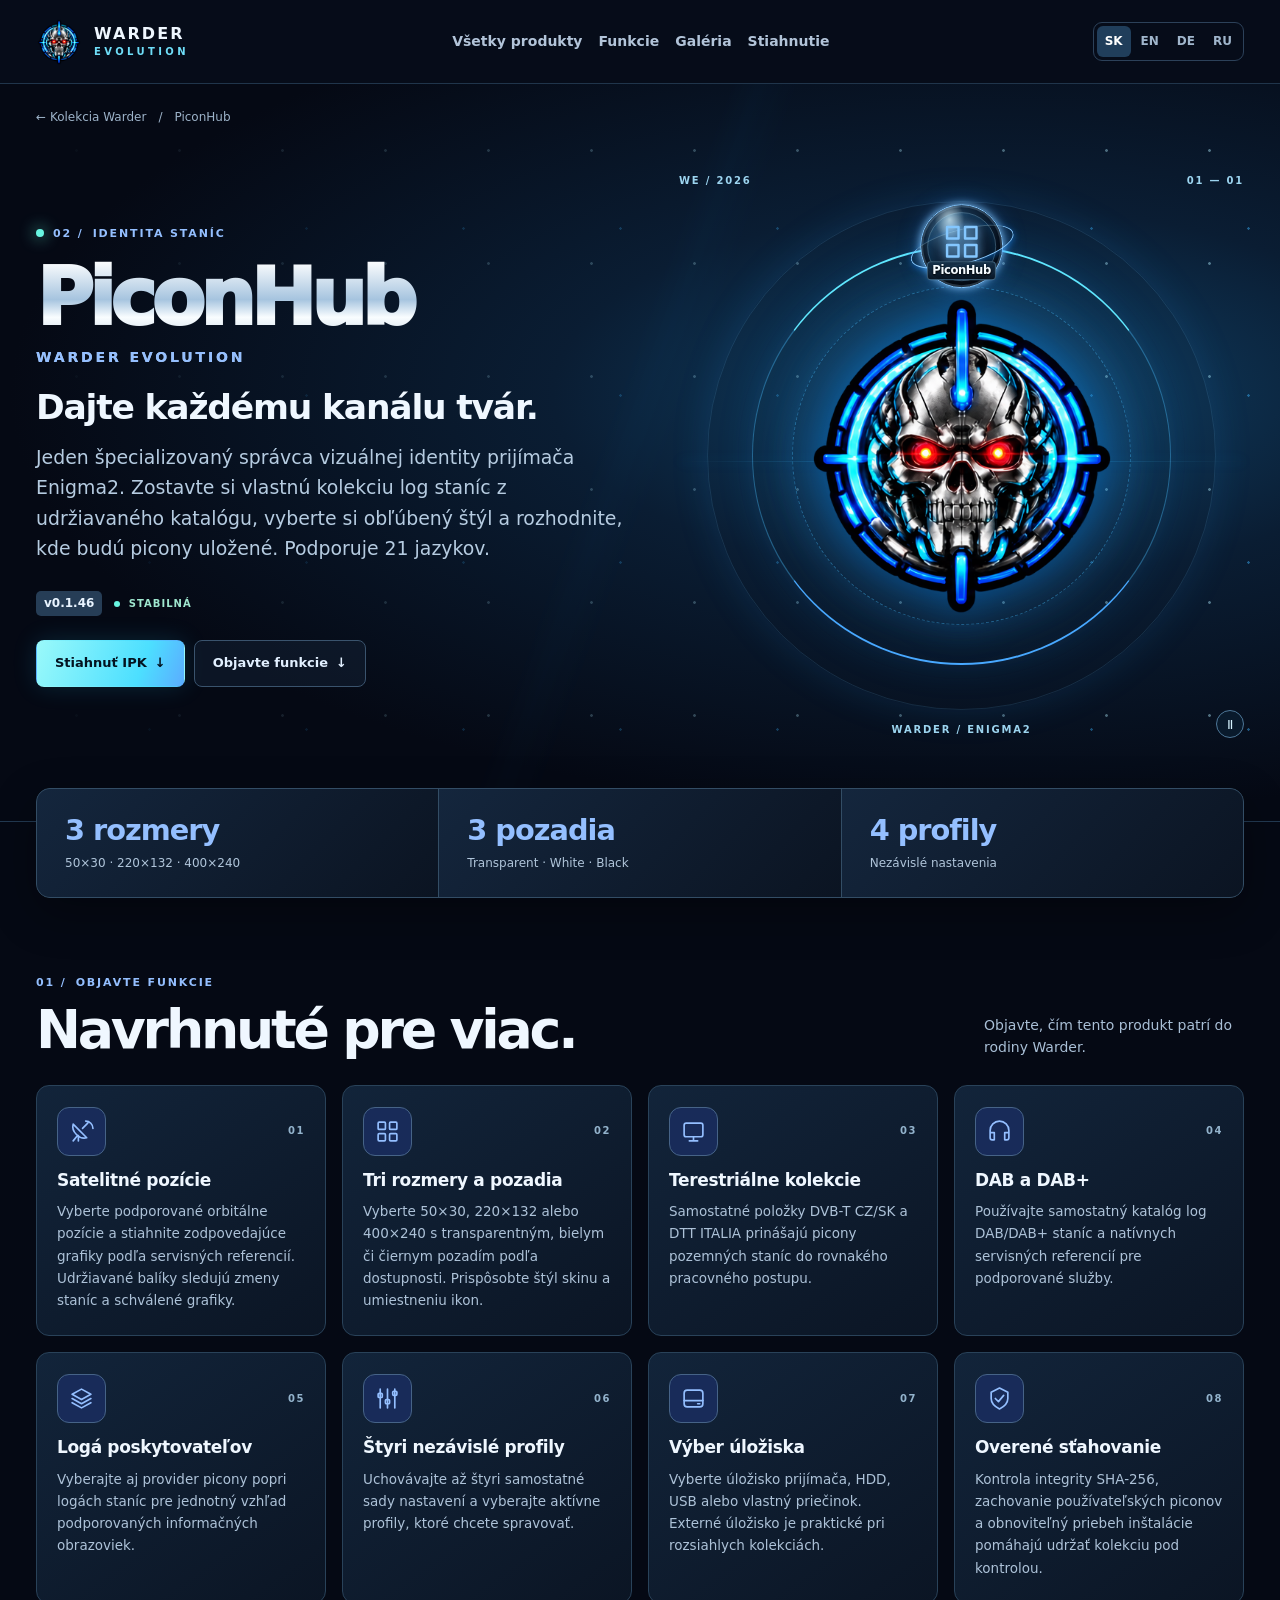
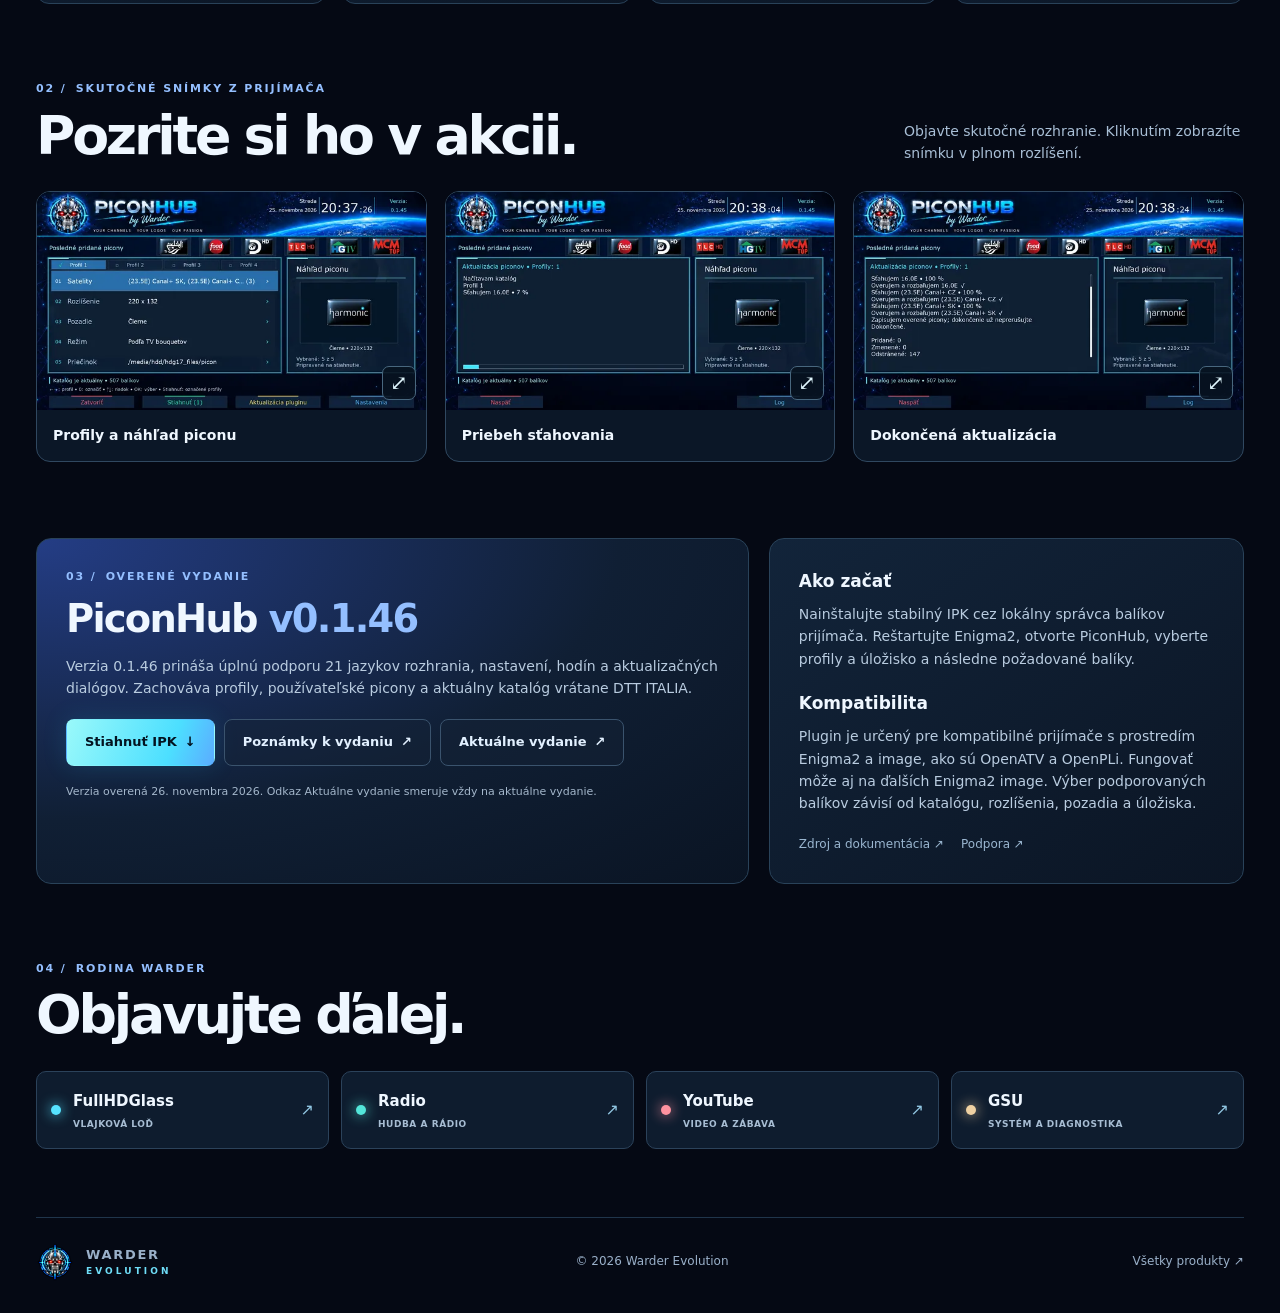
<file: docs/piconhub.html>
<!doctype html>
<html lang="sk" data-language="sk"><head><meta charset="utf-8"><meta name="viewport" content="width=device-width,initial-scale=1"><meta name="theme-color" content="#040813"><title data-text-sk="PiconHub — Warder Evolution" data-text-en="PiconHub — Warder Evolution" data-text-de="PiconHub — Warder Evolution" data-text-ru="PiconHub — Warder Evolution">PiconHub — Warder Evolution</title><meta name="description" content="Jeden špecializovaný správca vizuálnej identity prijímača Enigma2. Zostavte si vlastnú kolekciu log staníc z udržiavaného katalógu, vyberte si obľúbený štýl a rozhodnite, kde budú picony uložené. Podporuje 21 jazykov." data-content-sk="Jeden špecializovaný správca vizuálnej identity prijímača Enigma2. Zostavte si vlastnú kolekciu log staníc z udržiavaného katalógu, vyberte si obľúbený štýl a rozhodnite, kde budú picony uložené. Podporuje 21 jazykov." data-content-en="One dedicated manager for the visual identity of your Enigma2 receiver. Build your own collection of channel logos from a maintained catalogue, choose the look you love and control where your picons live. Supports 21 languages." data-content-de="Ein eigener Manager für das Erscheinungsbild Ihres Enigma2-Receivers. Stellen Sie Ihre Sammlung von Senderlogos aus einem gepflegten Katalog zusammen, wählen Sie das passende Design und den Speicherort Ihrer Picons. Unterstützt 21 Sprachen." data-content-ru="Специальный менеджер оформления вашего ресивера Enigma2. Создавайте собственную коллекцию логотипов каналов из обновляемого каталога, выбирайте оформление и место хранения пиконов. Поддерживает 21 язык."><meta property="og:title" content="PiconHub — Warder Evolution" data-content-sk="PiconHub — Warder Evolution" data-content-en="PiconHub — Warder Evolution" data-content-de="PiconHub — Warder Evolution" data-content-ru="PiconHub — Warder Evolution"><meta property="og:description" content="Dajte každému kanálu tvár." data-content-sk="Dajte každému kanálu tvár." data-content-en="Give every channel a face." data-content-de="Geben Sie jedem Sender ein Gesicht." data-content-ru="Придайте каждому каналу свой облик."><meta property="og:url" content="https://warder-evolution.eu/piconhub.html"><link rel="canonical" href="https://warder-evolution.eu/piconhub.html"><link rel="icon" href="portal-art/skull.png?v=20261125-skull1"><link rel="stylesheet" href="portal.css?v=20261125-orbit4"><script src="portal.js?v=20261125-langfix2" defer></script><link rel="stylesheet" href="portal-orbit.css?v=20261125-orbit6"><script src="portal-orbit.js?v=20261125-orbit5" defer></script><style id="warder-language-guard">span[hidden]{display:none!important}html[data-language="sk"] span[lang]:is(.sk,.en,.de,.ru):not([lang="sk"]){display:none!important}html[data-language="en"] span[lang]:is(.sk,.en,.de,.ru):not([lang="en"]){display:none!important}html[data-language="de"] span[lang]:is(.sk,.en,.de,.ru):not([lang="de"]){display:none!important}html[data-language="ru"] span[lang]:is(.sk,.en,.de,.ru):not([lang="ru"]){display:none!important}</style></head>
<body class="product-detail detail-picon" style="--detail-accent:#94bfff;--detail-aura:#243d85"><a href="#main" class="skip"><span class="sk" lang="sk">Preskočiť na obsah</span><span class="en" lang="en" hidden>Skip to content</span><span class="de" lang="de" hidden>Zum Inhalt springen</span><span class="ru" lang="ru" hidden>Перейти к содержанию</span></a><header><nav class="shell nav" aria-label="Hlavná navigácia" data-aria-sk="Hlavná navigácia" data-aria-en="Main navigation" data-aria-de="Hauptnavigation" data-aria-ru="Главная навигация"><a class="brand" href="index.html"><img src="portal-art/skull.png?v=20261125-skull1" width="46" height="46" alt=""><span>WARDER<b>EVOLUTION</b></span></a><div class="nav-links"><a href="index.html#products"><span class="sk" lang="sk">Všetky produkty</span><span class="en" lang="en" hidden>All products</span><span class="de" lang="de" hidden>Alle Produkte</span><span class="ru" lang="ru" hidden>Все продукты</span></a><a href="#features"><span class="sk" lang="sk">Funkcie</span><span class="en" lang="en" hidden>Features</span><span class="de" lang="de" hidden>Funktionen</span><span class="ru" lang="ru" hidden>Возможности</span></a><a href="#screenshots"><span class="sk" lang="sk">Galéria</span><span class="en" lang="en" hidden>Gallery</span><span class="de" lang="de" hidden>Galerie</span><span class="ru" lang="ru" hidden>Галерея</span></a><a href="#download"><span class="sk" lang="sk">Stiahnutie</span><span class="en" lang="en" hidden>Download</span><span class="de" lang="de" hidden>Download</span><span class="ru" lang="ru" hidden>Загрузка</span></a></div><div class="languages" role="group" aria-label="Jazyk" data-aria-sk="Jazyk" data-aria-en="Language" data-aria-de="Sprache" data-aria-ru="Язык"><button data-lang="sk" lang="sk" aria-label="Slovenčina" aria-pressed="true">SK</button><button data-lang="en" lang="en" aria-label="English" aria-pressed="false">EN</button><button data-lang="de" lang="de" aria-label="Deutsch" aria-pressed="false">DE</button><button data-lang="ru" lang="ru" aria-label="Русский" aria-pressed="false">RU</button></div></nav></header>
<main id="main"><section class="hero detail-hero"><div class="shell"><div class="crumb"><a href="index.html#products">← <span class="sk" lang="sk">Kolekcia Warder</span><span class="en" lang="en" hidden>The Warder collection</span><span class="de" lang="de" hidden>Die Warder-Kollektion</span><span class="ru" lang="ru" hidden>Коллекция Warder</span></a><span> / </span>PiconHub</div><div class="detail-hero-grid"><div class="detail-copy"><div class="eyebrow"><i></i>02 / <span class="sk" lang="sk">IDENTITA STANÍC</span><span class="en" lang="en" hidden>CHANNEL IDENTITY</span><span class="de" lang="de" hidden>SENDERIDENTITÄT</span><span class="ru" lang="ru" hidden>СТИЛЬ КАНАЛОВ</span></div><h1>PiconHub<small>WARDER EVOLUTION</small></h1><h2><span class="sk" lang="sk">Dajte každému kanálu tvár.</span><span class="en" lang="en" hidden>Give every channel a face.</span><span class="de" lang="de" hidden>Geben Sie jedem Sender ein Gesicht.</span><span class="ru" lang="ru" hidden>Придайте каждому каналу свой облик.</span></h2><p class="detail-intro"><span class="sk" lang="sk">Jeden špecializovaný správca vizuálnej identity prijímača Enigma2. Zostavte si vlastnú kolekciu log staníc z udržiavaného katalógu, vyberte si obľúbený štýl a rozhodnite, kde budú picony uložené. Podporuje 21 jazykov.</span><span class="en" lang="en" hidden>One dedicated manager for the visual identity of your Enigma2 receiver. Build your own collection of channel logos from a maintained catalogue, choose the look you love and control where your picons live. Supports 21 languages.</span><span class="de" lang="de" hidden>Ein eigener Manager für das Erscheinungsbild Ihres Enigma2-Receivers. Stellen Sie Ihre Sammlung von Senderlogos aus einem gepflegten Katalog zusammen, wählen Sie das passende Design und den Speicherort Ihrer Picons. Unterstützt 21 Sprachen.</span><span class="ru" lang="ru" hidden>Специальный менеджер оформления вашего ресивера Enigma2. Создавайте собственную коллекцию логотипов каналов из обновляемого каталога, выбирайте оформление и место хранения пиконов. Поддерживает 21 язык.</span></p><div class="meta"><span class="ver">v0.1.46</span><span class="status"><i></i> <span class="sk" lang="sk">STABILNÁ</span><span class="en" lang="en" hidden>STABLE</span><span class="de" lang="de" hidden>STABIL</span><span class="ru" lang="ru" hidden>СТАБИЛЬНАЯ</span></span></div><div class="actions"><a class="btn primary" href="https://github.com/Evolution-by-Warder/PiconHub-Warder-Evolution/releases/download/v0.1.46/enigma2-plugin-extensions-piconhub_0.1.46_all.ipk"><span class="sk" lang="sk">Stiahnuť IPK</span><span class="en" lang="en" hidden>Download IPK</span><span class="de" lang="de" hidden>IPK herunterladen</span><span class="ru" lang="ru" hidden>Скачать IPK</span> ↓</a><a class="btn ghost" href="#features"><span class="sk" lang="sk">Objavte funkcie</span><span class="en" lang="en" hidden>Explore features</span><span class="de" lang="de" hidden>Funktionen entdecken</span><span class="ru" lang="ru" hidden>Изучить возможности</span> ↓</a></div></div><div class="hero-visual" data-orbit-mode="single" data-planet-name="PiconHub" data-planet-icon="grid" data-planet-color="#84c7ff"><div class="orbit o1"></div><div class="orbit o2"></div><div class="orbit o3"></div><div class="energy"></div><a class="skull-home" href="index.html" aria-label="Warder Evolution – hlavná stránka" data-aria-sk="Warder Evolution – hlavná stránka" data-aria-en="Warder Evolution – home" data-aria-de="Warder Evolution – Startseite" data-aria-ru="Warder Evolution – главная страница"><img class="skull" src="portal-art/skull.png?v=20261125-skull1" alt="" width="425" height="445"></a><span class="coord c1">WE / 2026</span><span class="coord c2">02 — 05</span><span class="coord c3">WARDER / ENIGMA2</span><div class="beam"></div><div class="planet-track" hidden></div><button class="orbit-toggle" type="button" hidden aria-label="Pozastaviť obeh planét">Ⅱ</button></div></div></div></section>
<section class="shell detail-highlights" aria-label="Hlavné prednosti" data-aria-sk="Hlavné prednosti" data-aria-en="Highlights" data-aria-de="Highlights" data-aria-ru="Основные возможности"><div><strong><span class="sk" lang="sk">3 rozmery</span><span class="en" lang="en" hidden>3 sizes</span><span class="de" lang="de" hidden>3 Größen</span><span class="ru" lang="ru" hidden>3 размера</span></strong><p><span class="sk" lang="sk">50×30 · 220×132 · 400×240</span><span class="en" lang="en" hidden>50×30 · 220×132 · 400×240</span><span class="de" lang="de" hidden>50×30 · 220×132 · 400×240</span><span class="ru" lang="ru" hidden>50×30 · 220×132 · 400×240</span></p></div><div><strong><span class="sk" lang="sk">3 pozadia</span><span class="en" lang="en" hidden>3 styles</span><span class="de" lang="de" hidden>3 Stile</span><span class="ru" lang="ru" hidden>3 стиля</span></strong><p><span class="sk" lang="sk">Transparent · White · Black</span><span class="en" lang="en" hidden>Transparent · White · Black</span><span class="de" lang="de" hidden>Transparent · Weiß · Schwarz</span><span class="ru" lang="ru" hidden>Прозрачный · Белый · Чёрный</span></p></div><div><strong><span class="sk" lang="sk">4 profily</span><span class="en" lang="en" hidden>4 profiles</span><span class="de" lang="de" hidden>4 Profile</span><span class="ru" lang="ru" hidden>4 профиля</span></strong><p><span class="sk" lang="sk">Nezávislé nastavenia</span><span class="en" lang="en" hidden>Independent selections</span><span class="de" lang="de" hidden>Unabhängige Auswahl</span><span class="ru" lang="ru" hidden>Независимые настройки</span></p></div></section>
<section class="shell detail-section" id="features"><div class="section-heading"><div><div class="eyebrow">01 / <span class="sk" lang="sk">OBJAVTE FUNKCIE</span><span class="en" lang="en" hidden>EXPLORE THE FEATURES</span><span class="de" lang="de" hidden>FUNKTIONEN ENTDECKEN</span><span class="ru" lang="ru" hidden>ИЗУЧИТЕ ВОЗМОЖНОСТИ</span></div><h2><span class="sk" lang="sk">Navrhnuté pre viac.</span><span class="en" lang="en" hidden>Built to do more.</span><span class="de" lang="de" hidden>Für mehr Möglichkeiten.</span><span class="ru" lang="ru" hidden>Создано для большего.</span></h2></div><p><span class="sk" lang="sk">Objavte, čím tento produkt patrí do rodiny Warder.</span><span class="en" lang="en" hidden>Discover what makes this product part of the Warder family.</span><span class="de" lang="de" hidden>Entdecken Sie, was dieses Produkt in der Warder-Familie auszeichnet.</span><span class="ru" lang="ru" hidden>Узнайте, чем этот продукт выделяется в семействе Warder.</span></p></div><div class="feature-grid"><article class="feature-card"><div class="feature-top"><span class="feature-icon"><svg viewBox="0 0 24 24" fill="none" stroke="currentColor" stroke-width="1.6" stroke-linecap="round" stroke-linejoin="round" aria-hidden="true"><path d="M4 5c-2 7 6 15 13 13L4 5zm4 11-4 5m5-5v5m4-12 5-5m-2-2a7 7 0 0 1 7 7"/></svg></span><span class="feature-no">01</span></div><h3><span class="sk" lang="sk">Satelitné pozície</span><span class="en" lang="en" hidden>Satellite positions</span><span class="de" lang="de" hidden>Satellitenpositionen</span><span class="ru" lang="ru" hidden>Спутниковые позиции</span></h3><p><span class="sk" lang="sk">Vyberte podporované orbitálne pozície a stiahnite zodpovedajúce grafiky podľa servisných referencií. Udržiavané balíky sledujú zmeny staníc a schválené grafiky.</span><span class="en" lang="en" hidden>Select supported orbital positions and download the matching verified service-reference artwork. Maintained packages follow channel changes and approved graphics.</span><span class="de" lang="de" hidden>Wählen Sie unterstützte Orbitalpositionen und laden Sie die passenden, anhand der Service-Referenzen geprüften Logos herunter. Die gepflegten Pakete berücksichtigen Senderänderungen und freigegebene Grafiken.</span><span class="ru" lang="ru" hidden>Выбирайте поддерживаемые орбитальные позиции и загружайте проверенные логотипы по сервисным идентификаторам. Обновляемые пакеты учитывают изменения каналов и утверждённую графику.</span></p></article>
<article class="feature-card"><div class="feature-top"><span class="feature-icon"><svg viewBox="0 0 24 24" fill="none" stroke="currentColor" stroke-width="1.6" stroke-linecap="round" stroke-linejoin="round" aria-hidden="true"><rect x="3" y="3" width="7" height="7" rx="1"/><rect x="14" y="3" width="7" height="7" rx="1"/><rect x="3" y="14" width="7" height="7" rx="1"/><rect x="14" y="14" width="7" height="7" rx="1"/></svg></span><span class="feature-no">02</span></div><h3><span class="sk" lang="sk">Tri rozmery a pozadia</span><span class="en" lang="en" hidden>Three sizes and backgrounds</span><span class="de" lang="de" hidden>Drei Größen und Hintergründe</span><span class="ru" lang="ru" hidden>Три размера и фона</span></h3><p><span class="sk" lang="sk">Vyberte 50×30, 220×132 alebo 400×240 s transparentným, bielym či čiernym pozadím podľa dostupnosti. Prispôsobte štýl skinu a umiestneniu ikon.</span><span class="en" lang="en" hidden>Choose 50×30, 220×132 or 400×240, with transparent, white or black backgrounds where available. Match the style to your skin and its icon placement.</span><span class="de" lang="de" hidden>Wählen Sie 50×30, 220×132 oder 400×240 mit transparentem, weißem oder schwarzem Hintergrund, soweit verfügbar. Stimmen Sie den Stil auf Ihren Skin und dessen Icon-Platzierung ab.</span><span class="ru" lang="ru" hidden>Выбирайте 50×30, 220×132 или 400×240 с прозрачным, белым или чёрным фоном при наличии. Подберите стиль под скин и расположение иконок.</span></p></article>
<article class="feature-card"><div class="feature-top"><span class="feature-icon"><svg viewBox="0 0 24 24" fill="none" stroke="currentColor" stroke-width="1.6" stroke-linecap="round" stroke-linejoin="round" aria-hidden="true"><rect x="3" y="4" width="18" height="13" rx="2"/><path d="M8 21h8m-4-4v4"/></svg></span><span class="feature-no">03</span></div><h3><span class="sk" lang="sk">Terestriálne kolekcie</span><span class="en" lang="en" hidden>Terrestrial collections</span><span class="de" lang="de" hidden>Terrestrische Kollektionen</span><span class="ru" lang="ru" hidden>Эфирные коллекции</span></h3><p><span class="sk" lang="sk">Samostatné položky DVB-T CZ/SK a DTT ITALIA prinášajú picony pozemných staníc do rovnakého pracovného postupu.</span><span class="en" lang="en" hidden>Dedicated DVB-T CZ/SK and DTT ITALIA selections bring terrestrial channel picons into the same workflow.</span><span class="de" lang="de" hidden>Separate Auswahlen für DVB-T CZ/SK und DTT ITALIA integrieren terrestrische Senderpicons in denselben Ablauf.</span><span class="ru" lang="ru" hidden>Отдельные разделы DVB-T CZ/SK и DTT ITALIA позволяют загружать эфирные пиконы тем же способом.</span></p></article>
<article class="feature-card"><div class="feature-top"><span class="feature-icon"><svg viewBox="0 0 24 24" fill="none" stroke="currentColor" stroke-width="1.6" stroke-linecap="round" stroke-linejoin="round" aria-hidden="true"><path d="M3 14v-3a9 9 0 0 1 18 0v3M3 13h4v7H5a2 2 0 0 1-2-2zm18 0h-4v7h2a2 2 0 0 0 2-2z"/></svg></span><span class="feature-no">04</span></div><h3><span class="sk" lang="sk">DAB a DAB+</span><span class="en" lang="en" hidden>DAB and DAB+</span><span class="de" lang="de" hidden>DAB und DAB+</span><span class="ru" lang="ru" hidden>DAB и DAB+</span></h3><p><span class="sk" lang="sk">Používajte samostatný katalóg log DAB/DAB+ staníc a natívnych servisných referencií pre podporované služby.</span><span class="en" lang="en" hidden>Use the dedicated catalogue of DAB/DAB+ station logos and native service references for supported services.</span><span class="de" lang="de" hidden>Nutzen Sie den speziellen Katalog für DAB/DAB+-Senderlogos und native Service-Referenzen unterstützter Dienste.</span><span class="ru" lang="ru" hidden>Используйте специальный каталог логотипов DAB/DAB+ и нативные сервисные идентификаторы поддерживаемых станций.</span></p></article>
<article class="feature-card"><div class="feature-top"><span class="feature-icon"><svg viewBox="0 0 24 24" fill="none" stroke="currentColor" stroke-width="1.6" stroke-linecap="round" stroke-linejoin="round" aria-hidden="true"><path d="M12 3l9 5-9 5-9-5zM3 12l9 5 9-5M3 16l9 5 9-5"/></svg></span><span class="feature-no">05</span></div><h3><span class="sk" lang="sk">Logá poskytovateľov</span><span class="en" lang="en" hidden>Provider artwork</span><span class="de" lang="de" hidden>Anbieterlogos</span><span class="ru" lang="ru" hidden>Логотипы провайдеров</span></h3><p><span class="sk" lang="sk">Vyberajte aj provider picony popri logách staníc pre jednotný vzhľad podporovaných informačných obrazoviek.</span><span class="en" lang="en" hidden>Choose provider picons alongside channel artwork for a coherent look throughout supported information screens.</span><span class="de" lang="de" hidden>Wählen Sie Anbieterpicons zusätzlich zu Senderlogos für ein einheitliches Erscheinungsbild in unterstützten Infoansichten.</span><span class="ru" lang="ru" hidden>Выбирайте пиконы провайдеров вместе с логотипами каналов для единого оформления поддерживаемых информационных экранов.</span></p></article>
<article class="feature-card"><div class="feature-top"><span class="feature-icon"><svg viewBox="0 0 24 24" fill="none" stroke="currentColor" stroke-width="1.6" stroke-linecap="round" stroke-linejoin="round" aria-hidden="true"><path d="M5 3v18m7-18v18m7-18v18"/><rect x="3" y="7" width="4" height="4" rx="1"/><rect x="10" y="13" width="4" height="4" rx="1"/><rect x="17" y="5" width="4" height="4" rx="1"/></svg></span><span class="feature-no">06</span></div><h3><span class="sk" lang="sk">Štyri nezávislé profily</span><span class="en" lang="en" hidden>Four independent profiles</span><span class="de" lang="de" hidden>Vier unabhängige Profile</span><span class="ru" lang="ru" hidden>Четыре независимых профиля</span></h3><p><span class="sk" lang="sk">Uchovávajte až štyri samostatné sady nastavení a vyberajte aktívne profily, ktoré chcete spravovať.</span><span class="en" lang="en" hidden>Maintain up to four separate sets of preferences and select the active profiles you want to manage.</span><span class="de" lang="de" hidden>Verwalten Sie bis zu vier getrennte Einstellungssätze und wählen Sie die aktiven Profile aus.</span><span class="ru" lang="ru" hidden>Храните до четырёх независимых наборов настроек и выбирайте активные профили для управления.</span></p></article>
<article class="feature-card"><div class="feature-top"><span class="feature-icon"><svg viewBox="0 0 24 24" fill="none" stroke="currentColor" stroke-width="1.6" stroke-linecap="round" stroke-linejoin="round" aria-hidden="true"><rect x="3" y="4" width="18" height="16" rx="3"/><path d="M3 14h18m-5 3h2"/></svg></span><span class="feature-no">07</span></div><h3><span class="sk" lang="sk">Výber úložiska</span><span class="en" lang="en" hidden>Choose your storage</span><span class="de" lang="de" hidden>Speicherort wählen</span><span class="ru" lang="ru" hidden>Выбор места хранения</span></h3><p><span class="sk" lang="sk">Vyberte úložisko prijímača, HDD, USB alebo vlastný priečinok. Externé úložisko je praktické pri rozsiahlych kolekciách.</span><span class="en" lang="en" hidden>Select receiver storage, HDD, USB or a custom folder. External storage is a practical choice for large collections.</span><span class="de" lang="de" hidden>Wählen Sie internen Receiverspeicher, HDD, USB oder einen eigenen Ordner. Externe Speicher sind für große Sammlungen praktisch.</span><span class="ru" lang="ru" hidden>Выбирайте память ресивера, HDD, USB или собственную папку. Для больших коллекций удобно использовать внешний накопитель.</span></p></article>
<article class="feature-card"><div class="feature-top"><span class="feature-icon"><svg viewBox="0 0 24 24" fill="none" stroke="currentColor" stroke-width="1.6" stroke-linecap="round" stroke-linejoin="round" aria-hidden="true"><path d="M12 2l8 4v6c0 5-4 8-8 10-4-2-8-5-8-10V6zM8 12l3 3 5-6"/></svg></span><span class="feature-no">08</span></div><h3><span class="sk" lang="sk">Overené sťahovanie</span><span class="en" lang="en" hidden>Verified downloads</span><span class="de" lang="de" hidden>Geprüfte Downloads</span><span class="ru" lang="ru" hidden>Проверенные загрузки</span></h3><p><span class="sk" lang="sk">Kontrola integrity SHA-256, zachovanie používateľských piconov a obnoviteľný priebeh inštalácie pomáhajú udržať kolekciu pod kontrolou.</span><span class="en" lang="en" hidden>SHA-256 integrity checks, preservation of user-owned picons and recoverable installation help keep the collection under control.</span><span class="de" lang="de" hidden>SHA-256-Integritätsprüfungen, der Erhalt eigener Picons und eine wiederherstellbare Installation helfen, die Sammlung unter Kontrolle zu halten.</span><span class="ru" lang="ru" hidden>Проверки целостности SHA-256, сохранение пользовательских пиконов и возможность восстановления установки помогают управлять коллекцией.</span></p></article></div></section>
<section id="screenshots" class="shell detail-section screenshot-section"><div class="section-heading"><div><div class="eyebrow">02 / <span class="sk" lang="sk">SKUTOČNÉ SNÍMKY Z PRIJÍMAČA</span><span class="en" lang="en" hidden>REAL RECEIVER SCREENSHOTS</span><span class="de" lang="de" hidden>ECHTE RECEIVER-SCREENSHOTS</span><span class="ru" lang="ru" hidden>РЕАЛЬНЫЕ СНИМКИ ЭКРАНА РЕСИВЕРА</span></div><h2><span class="sk" lang="sk">Pozrite si ho v akcii.</span><span class="en" lang="en" hidden>See it in action.</span><span class="de" lang="de" hidden>Erleben Sie es in Aktion.</span><span class="ru" lang="ru" hidden>Посмотрите в действии.</span></h2></div><p><span class="sk" lang="sk">Objavte skutočné rozhranie. Kliknutím zobrazíte snímku v plnom rozlíšení.</span><span class="en" lang="en" hidden>Explore the real interface. Select any image to see it in full resolution.</span><span class="de" lang="de" hidden>Entdecken Sie die echte Benutzeroberfläche. Wählen Sie ein Bild für die Ansicht in voller Auflösung.</span><span class="ru" lang="ru" hidden>Оцените реальный интерфейс. Нажмите на изображение, чтобы открыть его в полном разрешении.</span></p></div><div class="screenshot-grid"><figure><a href="screenshots/picon/01-full.webp" data-caption-en="Profiles and picon preview" data-caption-sk="Profily a náhľad piconu" data-caption-de="Profile und Picon-Vorschau" data-caption-ru="Профили и предпросмотр пиконов"><img src="screenshots/picon/01-thumb.webp" width="1920" height="1080" loading="lazy" decoding="async" alt="Profily a náhľad piconu" data-alt-sk="Profily a náhľad piconu" data-alt-en="Profiles and picon preview" data-alt-de="Profile und Picon-Vorschau" data-alt-ru="Профили и предпросмотр пиконов"><span class="shot-zoom" aria-hidden="true">⤢</span></a><figcaption><span class="sk" lang="sk">Profily a náhľad piconu</span><span class="en" lang="en" hidden>Profiles and picon preview</span><span class="de" lang="de" hidden>Profile und Picon-Vorschau</span><span class="ru" lang="ru" hidden>Профили и предпросмотр пиконов</span></figcaption></figure>
<figure><a href="screenshots/picon/02-full.webp" data-caption-en="Download in progress" data-caption-sk="Priebeh sťahovania" data-caption-de="Download läuft" data-caption-ru="Идёт загрузка"><img src="screenshots/picon/02-thumb.webp" width="1920" height="1080" loading="lazy" decoding="async" alt="Priebeh sťahovania" data-alt-sk="Priebeh sťahovania" data-alt-en="Download in progress" data-alt-de="Download läuft" data-alt-ru="Идёт загрузка"><span class="shot-zoom" aria-hidden="true">⤢</span></a><figcaption><span class="sk" lang="sk">Priebeh sťahovania</span><span class="en" lang="en" hidden>Download in progress</span><span class="de" lang="de" hidden>Download läuft</span><span class="ru" lang="ru" hidden>Идёт загрузка</span></figcaption></figure>
<figure><a href="screenshots/picon/03-full.webp" data-caption-en="Update completed" data-caption-sk="Dokončená aktualizácia" data-caption-de="Update abgeschlossen" data-caption-ru="Обновление завершено"><img src="screenshots/picon/03-thumb.webp" width="1920" height="1080" loading="lazy" decoding="async" alt="Dokončená aktualizácia" data-alt-sk="Dokončená aktualizácia" data-alt-en="Update completed" data-alt-de="Update abgeschlossen" data-alt-ru="Обновление завершено"><span class="shot-zoom" aria-hidden="true">⤢</span></a><figcaption><span class="sk" lang="sk">Dokončená aktualizácia</span><span class="en" lang="en" hidden>Update completed</span><span class="de" lang="de" hidden>Update abgeschlossen</span><span class="ru" lang="ru" hidden>Обновление завершено</span></figcaption></figure></div></section>
<section class="shell detail-section release-section" id="download"><div class="release-panel"><div class="eyebrow">03 / <span class="sk" lang="sk">OVERENÉ VYDANIE</span><span class="en" lang="en" hidden>LATEST VERIFIED RELEASE</span><span class="de" lang="de" hidden>NEUESTE GEPRÜFTE VERSION</span><span class="ru" lang="ru" hidden>ПОСЛЕДНЯЯ ПРОВЕРЕННАЯ ВЕРСИЯ</span></div><h2>PiconHub <span>v0.1.46</span></h2><p><span class="sk" lang="sk">Verzia 0.1.46 prináša úplnú podporu 21 jazykov rozhrania, nastavení, hodín a aktualizačných dialógov. Zachováva profily, používateľské picony a aktuálny katalóg vrátane DTT ITALIA.</span><span class="en" lang="en" hidden>Version 0.1.46 provides full 21-language support for the interface, settings, clock and update dialogs. Profiles, user picons and the current catalogue including DTT ITALIA are preserved.</span><span class="de" lang="de" hidden>Version 0.1.46 bietet vollständige Unterstützung für 21 Sprachen in Oberfläche, Einstellungen, Uhr und Aktualisierungsdialogen. Profile, Benutzer-Picons und der aktuelle Katalog einschließlich DTT ITALIA bleiben erhalten.</span><span class="ru" lang="ru" hidden>Версия 0.1.46 обеспечивает полную поддержку 21 языка интерфейса, настроек, часов и диалогов обновления. Профили, пользовательские пиконы и текущий каталог, включая DTT ITALIA, сохранены.</span></p><div class="actions"><a class="btn primary" href="https://github.com/Evolution-by-Warder/PiconHub-Warder-Evolution/releases/download/v0.1.46/enigma2-plugin-extensions-piconhub_0.1.46_all.ipk"><span class="sk" lang="sk">Stiahnuť IPK</span><span class="en" lang="en" hidden>Download IPK</span><span class="de" lang="de" hidden>IPK herunterladen</span><span class="ru" lang="ru" hidden>Скачать IPK</span> ↓</a><a class="btn ghost" href="https://github.com/Evolution-by-Warder/PiconHub-Warder-Evolution/releases/tag/v0.1.46"><span class="sk" lang="sk">Poznámky k vydaniu</span><span class="en" lang="en" hidden>Release notes</span><span class="de" lang="de" hidden>Versionshinweise</span><span class="ru" lang="ru" hidden>Примечания к выпуску</span> ↗</a><a class="btn ghost" href="https://github.com/Evolution-by-Warder/PiconHub-Warder-Evolution/releases/latest"><span class="sk" lang="sk">Aktuálne vydanie</span><span class="en" lang="en" hidden>Latest release</span><span class="de" lang="de" hidden>Neueste Version</span><span class="ru" lang="ru" hidden>Последняя версия</span> ↗</a></div><p class="snapshot"><span class="sk" lang="sk">Verzia overená 26. novembra 2026. Odkaz Aktuálne vydanie smeruje vždy na aktuálne vydanie.</span><span class="en" lang="en" hidden>Version checked 26 November 2026. The latest release link always points to the current release.</span><span class="de" lang="de" hidden>Version geprüft am 26. November 2026. Der Link zur neuesten Version führt stets zum aktuellen Release.</span><span class="ru" lang="ru" hidden>Версия проверена 26 ноября 2026 г. Ссылка на последнюю версию всегда ведёт к актуальному выпуску.</span></p></div><div class="install-panel"><h3><span class="sk" lang="sk">Ako začať</span><span class="en" lang="en" hidden>Get started</span><span class="de" lang="de" hidden>Erste Schritte</span><span class="ru" lang="ru" hidden>Начало работы</span></h3><p><span class="sk" lang="sk">Nainštalujte stabilný IPK cez lokálny správca balíkov prijímača. Reštartujte Enigma2, otvorte PiconHub, vyberte profily a úložisko a následne požadované balíky.</span><span class="en" lang="en" hidden>Install the stable IPK through the receiver's local package manager. Restart Enigma2, open PiconHub, choose profiles and storage, then select the desired packages.</span><span class="de" lang="de" hidden>Installieren Sie das stabile IPK über den lokalen Paketmanager des Receivers. Starten Sie Enigma2 neu, öffnen Sie PiconHub, wählen Sie Profile und Speicherort und anschließend die gewünschten Pakete.</span><span class="ru" lang="ru" hidden>Установите стабильный IPK через локальный менеджер пакетов ресивера. Перезапустите Enigma2, откройте PiconHub, выберите профили и место хранения, затем нужные пакеты.</span></p><h3><span class="sk" lang="sk">Kompatibilita</span><span class="en" lang="en" hidden>Compatibility</span><span class="de" lang="de" hidden>Kompatibilität</span><span class="ru" lang="ru" hidden>Совместимость</span></h3><p><span class="sk" lang="sk">Plugin je určený pre kompatibilné prijímače s prostredím Enigma2 a image, ako sú OpenATV a OpenPLi. Fungovať môže aj na ďalších Enigma2 image. Výber podporovaných balíkov závisí od katalógu, rozlíšenia, pozadia a úložiska.</span><span class="en" lang="en" hidden>The plugin is designed for compatible receivers running Enigma2 images such as OpenATV and OpenPLi. It may also work on other Enigma2 images. Available packages depend on the catalogue, resolution, background and storage.</span><span class="de" lang="de" hidden>Das Plugin ist für kompatible Receiver mit Enigma2-Images wie OpenATV und OpenPLi ausgelegt. Es kann auch mit weiteren Enigma2-Images funktionieren. Die verfügbaren Pakete hängen vom Katalog, der Auflösung, dem Hintergrund und dem Speicherort ab.</span><span class="ru" lang="ru" hidden>Плагин предназначен для совместимых ресиверов с образами Enigma2, такими как OpenATV и OpenPLi. Возможна работа и с другими образами Enigma2. Доступные пакеты зависят от каталога, разрешения, фона и хранилища.</span></p><div class="details"><a href="https://github.com/Evolution-by-Warder/PiconHub-Warder-Evolution"><span class="sk" lang="sk">Zdroj a dokumentácia</span><span class="en" lang="en" hidden>Source &amp; documentation</span><span class="de" lang="de" hidden>Quellcode und Dokumentation</span><span class="ru" lang="ru" hidden>Исходный код и документация</span> ↗</a><a href="https://github.com/Evolution-by-Warder/PiconHub-Warder-Evolution/issues"><span class="sk" lang="sk">Podpora</span><span class="en" lang="en" hidden>Support</span><span class="de" lang="de" hidden>Support</span><span class="ru" lang="ru" hidden>Поддержка</span> ↗</a></div></div></section>

<section class="shell detail-section family"><div class="section-heading"><div><div class="eyebrow">04 / <span class="sk" lang="sk">RODINA WARDER</span><span class="en" lang="en" hidden>THE WARDER FAMILY</span><span class="de" lang="de" hidden>DIE WARDER-FAMILIE</span><span class="ru" lang="ru" hidden>СЕМЕЙСТВО WARDER</span></div><h2><span class="sk" lang="sk">Objavujte ďalej.</span><span class="en" lang="en" hidden>Keep exploring.</span><span class="de" lang="de" hidden>Entdecken Sie mehr.</span><span class="ru" lang="ru" hidden>Откройте для себя больше.</span></h2></div></div><div class="family-grid"><a href="fullhdglass.html" class="family-card"><span class="family-dot" style="--family-accent:#56e3ff"></span><span><strong>FullHDGlass</strong><small><span class="sk" lang="sk">VLAJKOVÁ LOĎ</span><span class="en" lang="en" hidden>THE FLAGSHIP</span><span class="de" lang="de" hidden>DAS FLAGGSCHIFF</span><span class="ru" lang="ru" hidden>ФЛАГМАН</span></small></span><span class="family-arrow">↗</span></a><a href="radio.html" class="family-card"><span class="family-dot" style="--family-accent:#53e6d9"></span><span><strong>Radio</strong><small><span class="sk" lang="sk">HUDBA A RÁDIO</span><span class="en" lang="en" hidden>MUSIC &amp; RADIO</span><span class="de" lang="de" hidden>MUSIK UND RADIO</span><span class="ru" lang="ru" hidden>МУЗЫКА И РАДИО</span></small></span><span class="family-arrow">↗</span></a><a href="youtube-warder.html" class="family-card"><span class="family-dot" style="--family-accent:#ff929f"></span><span><strong>YouTube</strong><small><span class="sk" lang="sk">VIDEO A ZÁBAVA</span><span class="en" lang="en" hidden>VIDEO &amp; ENTERTAINMENT</span><span class="de" lang="de" hidden>VIDEO UND UNTERHALTUNG</span><span class="ru" lang="ru" hidden>ВИДЕО И РАЗВЛЕЧЕНИЯ</span></small></span><span class="family-arrow">↗</span></a><a href="gsu.html" class="family-card"><span class="family-dot" style="--family-accent:#efd1a2"></span><span><strong>GSU</strong><small><span class="sk" lang="sk">SYSTÉM A DIAGNOSTIKA</span><span class="en" lang="en" hidden>SYSTEM &amp; DIAGNOSTICS</span><span class="de" lang="de" hidden>SYSTEM UND DIAGNOSE</span><span class="ru" lang="ru" hidden>СИСТЕМА И ДИАГНОСТИКА</span></small></span><span class="family-arrow">↗</span></a></div></section></main><footer class="shell footer"><a class="brand" href="index.html"><img src="portal-art/skull.png?v=20261125-skull1" width="46" height="46" alt=""><span>WARDER<b>EVOLUTION</b></span></a><span>© 2026 Warder Evolution</span><a href="index.html#products"><span class="sk" lang="sk">Všetky produkty</span><span class="en" lang="en" hidden>All products</span><span class="de" lang="de" hidden>Alle Produkte</span><span class="ru" lang="ru" hidden>Все продукты</span> ↗</a></footer></body></html>
</file>
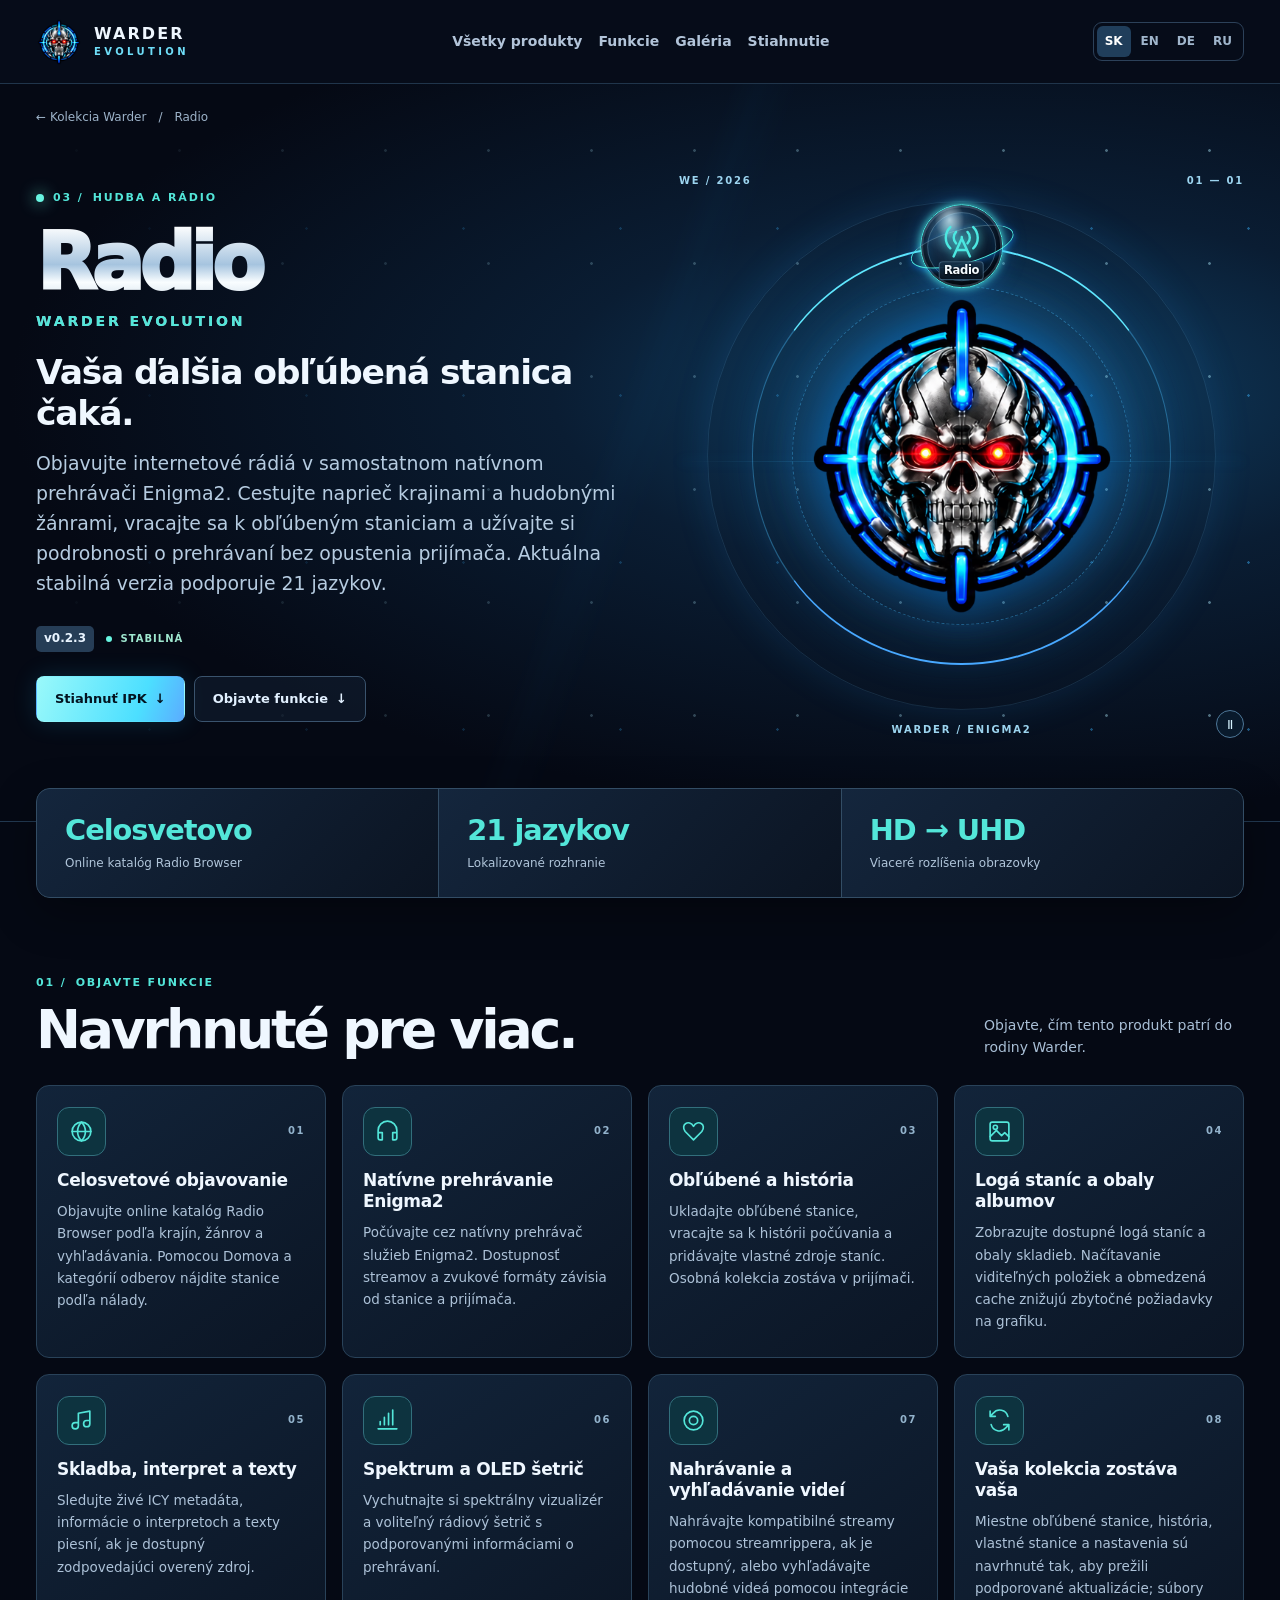
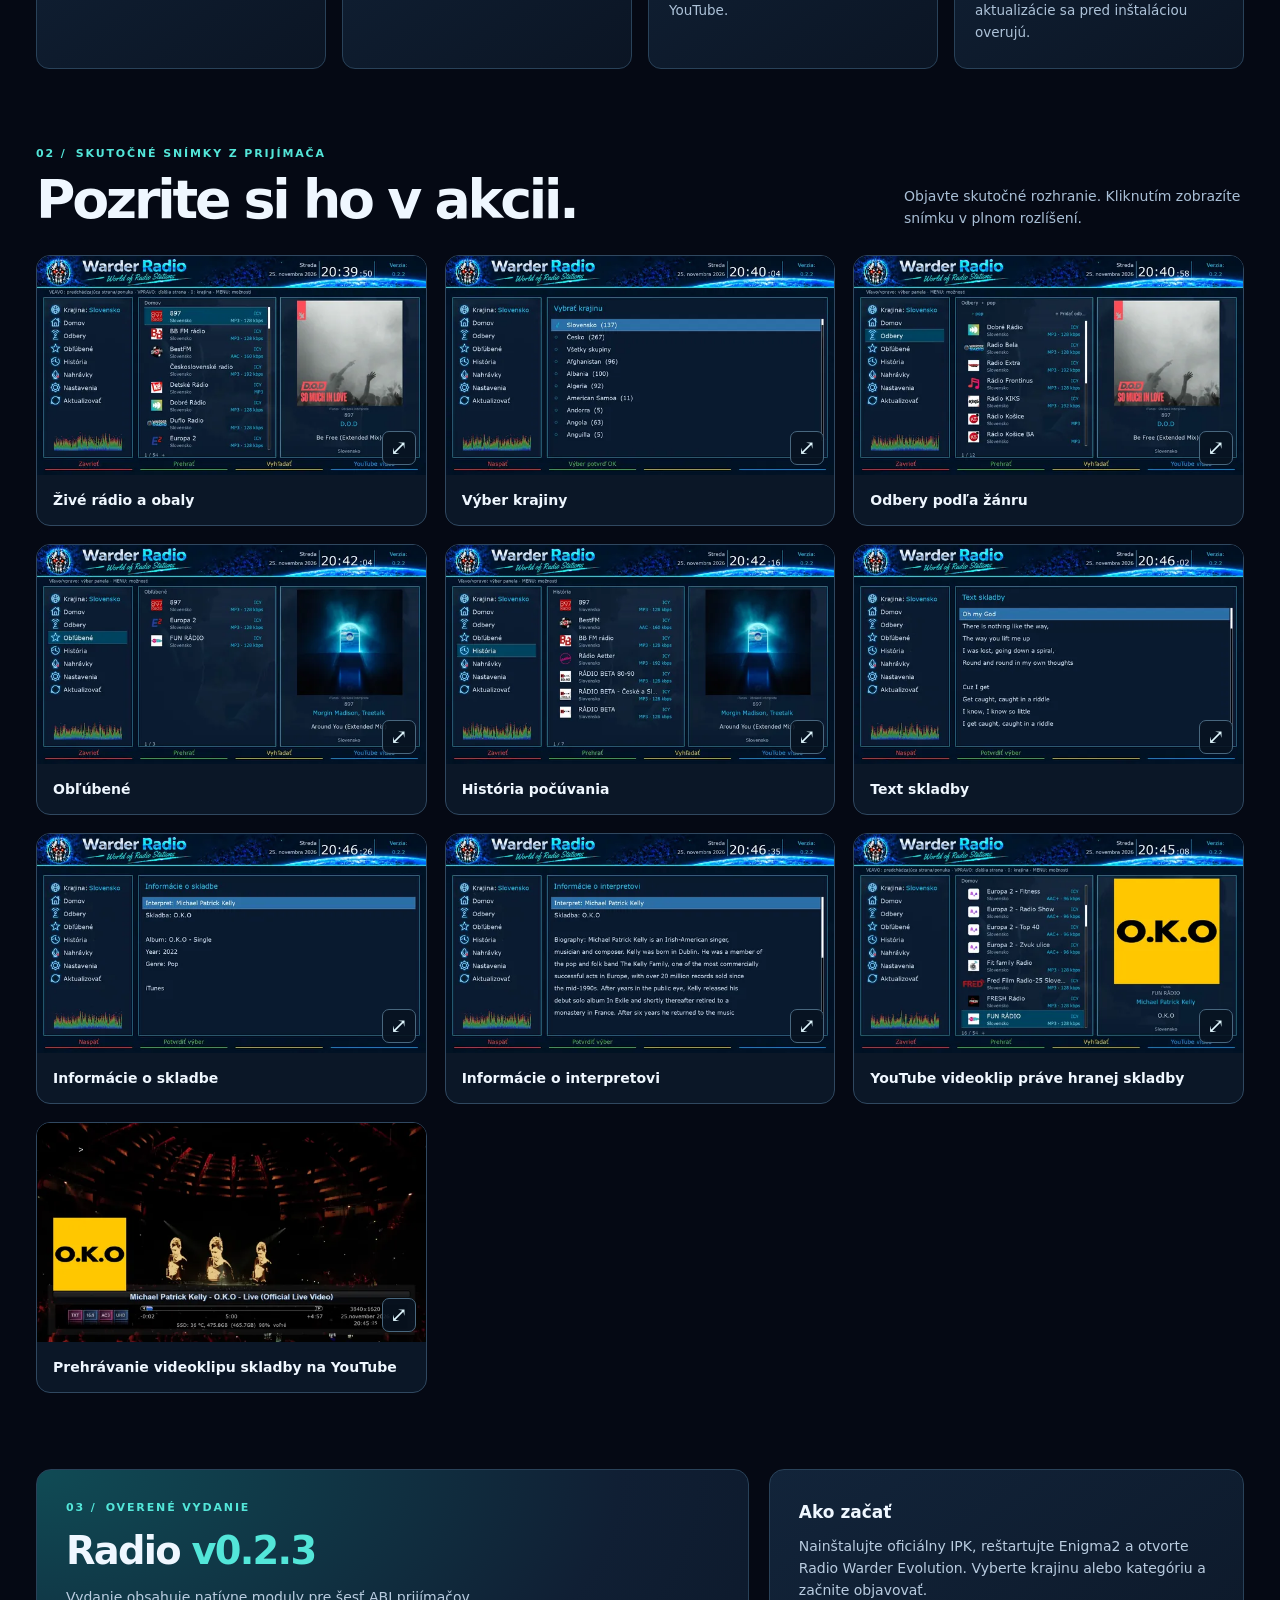
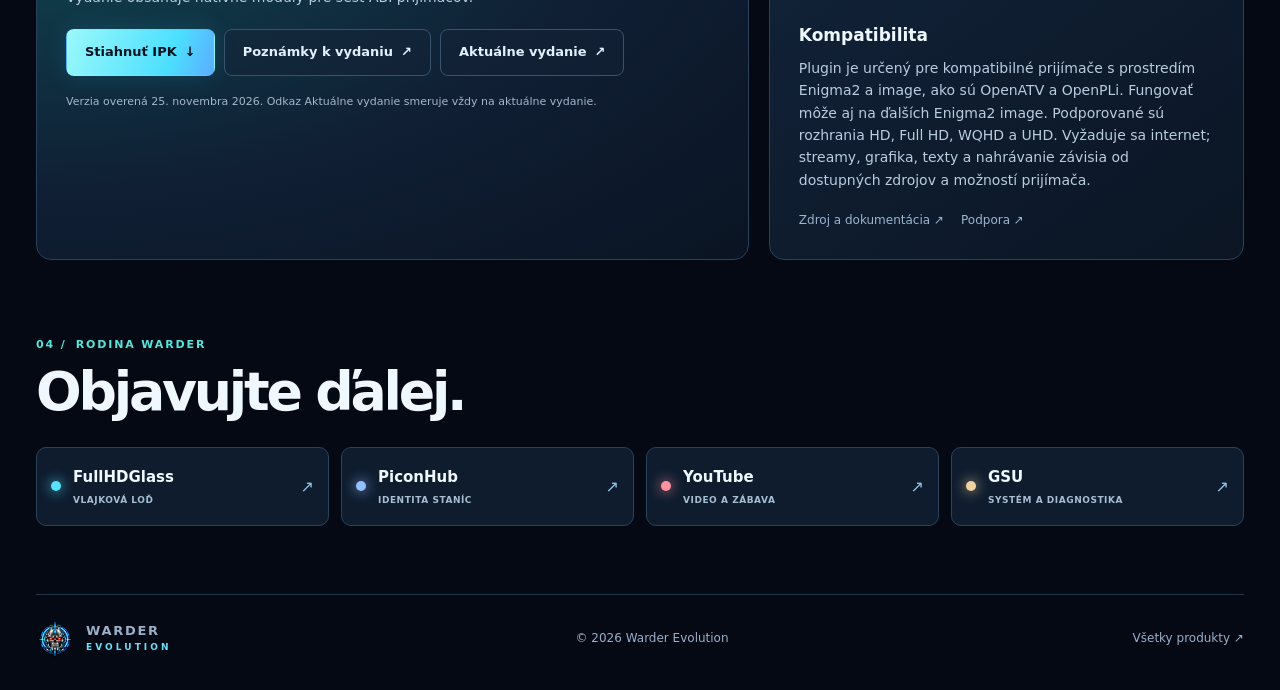
<file: docs/radio.html>
<!doctype html>
<html lang="sk" data-language="sk"><head><meta charset="utf-8"><meta name="viewport" content="width=device-width,initial-scale=1"><meta name="theme-color" content="#040813"><title data-text-sk="Radio — Warder Evolution" data-text-en="Radio — Warder Evolution" data-text-de="Radio — Warder Evolution" data-text-ru="Radio — Warder Evolution">Radio — Warder Evolution</title><meta name="description" content="Objavujte internetové rádiá v samostatnom natívnom prehrávači Enigma2. Cestujte naprieč krajinami a hudobnými žánrami, vracajte sa k obľúbeným staniciam a užívajte si podrobnosti o prehrávaní bez opustenia prijímača. Aktuálna stabilná verzia podporuje 21 jazykov." data-content-sk="Objavujte internetové rádiá v samostatnom natívnom prehrávači Enigma2. Cestujte naprieč krajinami a hudobnými žánrami, vracajte sa k obľúbeným staniciam a užívajte si podrobnosti o prehrávaní bez opustenia prijímača. Aktuálna stabilná verzia podporuje 21 jazykov." data-content-en="Discover internet radio in a dedicated native Enigma2 player. Travel across countries and musical genres, rediscover favourites, and enjoy rich now-playing details without leaving your receiver. The current stable version supports 21 languages." data-content-de="Entdecken Sie Internetradio in einem eigenen nativen Enigma2-Player. Reisen Sie durch Länder und Musikgenres, finden Sie Favoriten wieder und genießen Sie umfangreiche Informationen zum laufenden Titel direkt auf dem Receiver. Die aktuelle stabile Version unterstützt 21 Sprachen." data-content-ru="Открывайте интернет-радио в специальном нативном проигрывателе Enigma2. Путешествуйте по странам и музыкальным жанрам, возвращайтесь к избранному и получайте подробные сведения о текущей композиции прямо на ресивере. Текущая стабильная версия поддерживает 21 язык."><meta property="og:title" content="Radio — Warder Evolution" data-content-sk="Radio — Warder Evolution" data-content-en="Radio — Warder Evolution" data-content-de="Radio — Warder Evolution" data-content-ru="Radio — Warder Evolution"><meta property="og:description" content="Vaša ďalšia obľúbená stanica čaká." data-content-sk="Vaša ďalšia obľúbená stanica čaká." data-content-en="Your next favourite station awaits." data-content-de="Ihr nächster Lieblingssender wartet." data-content-ru="Ваша новая любимая станция уже ждёт."><meta property="og:url" content="https://warder-evolution.eu/radio.html"><link rel="canonical" href="https://warder-evolution.eu/radio.html"><link rel="icon" href="portal-art/skull.png?v=20261125-skull1"><link rel="stylesheet" href="portal.css?v=20261125-orbit4"><script src="portal.js?v=20261125-langfix2" defer></script><link rel="stylesheet" href="portal-orbit.css?v=20261125-orbit6"><script src="portal-orbit.js?v=20261125-orbit5" defer></script><style id="warder-language-guard">span[hidden]{display:none!important}html[data-language="sk"] span[lang]:is(.sk,.en,.de,.ru):not([lang="sk"]){display:none!important}html[data-language="en"] span[lang]:is(.sk,.en,.de,.ru):not([lang="en"]){display:none!important}html[data-language="de"] span[lang]:is(.sk,.en,.de,.ru):not([lang="de"]){display:none!important}html[data-language="ru"] span[lang]:is(.sk,.en,.de,.ru):not([lang="ru"]){display:none!important}</style></head>
<body class="product-detail detail-radio" style="--detail-accent:#53e6d9;--detail-aura:#104b55"><a href="#main" class="skip"><span class="sk" lang="sk">Preskočiť na obsah</span><span class="en" lang="en" hidden>Skip to content</span><span class="de" lang="de" hidden>Zum Inhalt springen</span><span class="ru" lang="ru" hidden>Перейти к содержанию</span></a><header><nav class="shell nav" aria-label="Hlavná navigácia" data-aria-sk="Hlavná navigácia" data-aria-en="Main navigation" data-aria-de="Hauptnavigation" data-aria-ru="Главная навигация"><a class="brand" href="index.html"><img src="portal-art/skull.png?v=20261125-skull1" width="46" height="46" alt=""><span>WARDER<b>EVOLUTION</b></span></a><div class="nav-links"><a href="index.html#products"><span class="sk" lang="sk">Všetky produkty</span><span class="en" lang="en" hidden>All products</span><span class="de" lang="de" hidden>Alle Produkte</span><span class="ru" lang="ru" hidden>Все продукты</span></a><a href="#features"><span class="sk" lang="sk">Funkcie</span><span class="en" lang="en" hidden>Features</span><span class="de" lang="de" hidden>Funktionen</span><span class="ru" lang="ru" hidden>Возможности</span></a><a href="#screenshots"><span class="sk" lang="sk">Galéria</span><span class="en" lang="en" hidden>Gallery</span><span class="de" lang="de" hidden>Galerie</span><span class="ru" lang="ru" hidden>Галерея</span></a><a href="#download"><span class="sk" lang="sk">Stiahnutie</span><span class="en" lang="en" hidden>Download</span><span class="de" lang="de" hidden>Download</span><span class="ru" lang="ru" hidden>Загрузка</span></a></div><div class="languages" role="group" aria-label="Jazyk" data-aria-sk="Jazyk" data-aria-en="Language" data-aria-de="Sprache" data-aria-ru="Язык"><button data-lang="sk" lang="sk" aria-label="Slovenčina" aria-pressed="true">SK</button><button data-lang="en" lang="en" aria-label="English" aria-pressed="false">EN</button><button data-lang="de" lang="de" aria-label="Deutsch" aria-pressed="false">DE</button><button data-lang="ru" lang="ru" aria-label="Русский" aria-pressed="false">RU</button></div></nav></header>
<main id="main"><section class="hero detail-hero"><div class="shell"><div class="crumb"><a href="index.html#products">← <span class="sk" lang="sk">Kolekcia Warder</span><span class="en" lang="en" hidden>The Warder collection</span><span class="de" lang="de" hidden>Die Warder-Kollektion</span><span class="ru" lang="ru" hidden>Коллекция Warder</span></a><span> / </span>Radio</div><div class="detail-hero-grid"><div class="detail-copy"><div class="eyebrow"><i></i>03 / <span class="sk" lang="sk">HUDBA A RÁDIO</span><span class="en" lang="en" hidden>MUSIC &amp; RADIO</span><span class="de" lang="de" hidden>MUSIK UND RADIO</span><span class="ru" lang="ru" hidden>МУЗЫКА И РАДИО</span></div><h1>Radio<small>WARDER EVOLUTION</small></h1><h2><span class="sk" lang="sk">Vaša ďalšia obľúbená stanica čaká.</span><span class="en" lang="en" hidden>Your next favourite station awaits.</span><span class="de" lang="de" hidden>Ihr nächster Lieblingssender wartet.</span><span class="ru" lang="ru" hidden>Ваша новая любимая станция уже ждёт.</span></h2><p class="detail-intro"><span class="sk" lang="sk">Objavujte internetové rádiá v samostatnom natívnom prehrávači Enigma2. Cestujte naprieč krajinami a hudobnými žánrami, vracajte sa k obľúbeným staniciam a užívajte si podrobnosti o prehrávaní bez opustenia prijímača. Aktuálna stabilná verzia podporuje 21 jazykov.</span><span class="en" lang="en" hidden>Discover internet radio in a dedicated native Enigma2 player. Travel across countries and musical genres, rediscover favourites, and enjoy rich now-playing details without leaving your receiver. The current stable version supports 21 languages.</span><span class="de" lang="de" hidden>Entdecken Sie Internetradio in einem eigenen nativen Enigma2-Player. Reisen Sie durch Länder und Musikgenres, finden Sie Favoriten wieder und genießen Sie umfangreiche Informationen zum laufenden Titel direkt auf dem Receiver. Die aktuelle stabile Version unterstützt 21 Sprachen.</span><span class="ru" lang="ru" hidden>Открывайте интернет-радио в специальном нативном проигрывателе Enigma2. Путешествуйте по странам и музыкальным жанрам, возвращайтесь к избранному и получайте подробные сведения о текущей композиции прямо на ресивере. Текущая стабильная версия поддерживает 21 язык.</span></p><div class="meta"><span class="ver">v0.2.3</span><span class="status"><i></i> <span class="sk" lang="sk">STABILNÁ</span><span class="en" lang="en" hidden>STABLE</span><span class="de" lang="de" hidden>STABIL</span><span class="ru" lang="ru" hidden>СТАБИЛЬНАЯ</span></span></div><div class="actions"><a class="btn primary" href="https://github.com/Evolution-by-Warder/Radio-Warder-Evolution/releases/download/warder-radio-v0.2.3/enigma2-plugin-extensions-radio-warder-evolution_0.2.3_all.ipk"><span class="sk" lang="sk">Stiahnuť IPK</span><span class="en" lang="en" hidden>Download IPK</span><span class="de" lang="de" hidden>IPK herunterladen</span><span class="ru" lang="ru" hidden>Скачать IPK</span> ↓</a><a class="btn ghost" href="#features"><span class="sk" lang="sk">Objavte funkcie</span><span class="en" lang="en" hidden>Explore features</span><span class="de" lang="de" hidden>Funktionen entdecken</span><span class="ru" lang="ru" hidden>Изучить возможности</span> ↓</a></div></div><div class="hero-visual" data-orbit-mode="single" data-planet-name="Radio" data-planet-icon="radio" data-planet-color="#4ce8e1"><div class="orbit o1"></div><div class="orbit o2"></div><div class="orbit o3"></div><div class="energy"></div><a class="skull-home" href="index.html" aria-label="Warder Evolution – hlavná stránka" data-aria-sk="Warder Evolution – hlavná stránka" data-aria-en="Warder Evolution – home" data-aria-de="Warder Evolution – Startseite" data-aria-ru="Warder Evolution – главная страница"><img class="skull" src="portal-art/skull.png?v=20261125-skull1" alt="" width="425" height="445"></a><span class="coord c1">WE / 2026</span><span class="coord c2">03 — 05</span><span class="coord c3">WARDER / ENIGMA2</span><div class="beam"></div><div class="planet-track" hidden></div><button class="orbit-toggle" type="button" hidden aria-label="Pozastaviť obeh planét">Ⅱ</button></div></div></div></section>
<section class="shell detail-highlights" aria-label="Hlavné prednosti" data-aria-sk="Hlavné prednosti" data-aria-en="Highlights" data-aria-de="Highlights" data-aria-ru="Основные возможности"><div><strong><span class="sk" lang="sk">Celosvetovo</span><span class="en" lang="en" hidden>Worldwide</span><span class="de" lang="de" hidden>Weltweit</span><span class="ru" lang="ru" hidden>Весь мир</span></strong><p><span class="sk" lang="sk">Online katalóg Radio Browser</span><span class="en" lang="en" hidden>Radio Browser online catalogue</span><span class="de" lang="de" hidden>Radio-Browser-Online-Katalog</span><span class="ru" lang="ru" hidden>Онлайн-каталог Radio Browser</span></p></div><div><strong><span class="sk" lang="sk">21 jazykov</span><span class="en" lang="en" hidden>21 languages</span><span class="de" lang="de" hidden>21 Sprachen</span><span class="ru" lang="ru" hidden>21 язык</span></strong><p><span class="sk" lang="sk">Lokalizované rozhranie</span><span class="en" lang="en" hidden>Localised interface</span><span class="de" lang="de" hidden>Lokalisierte Oberfläche</span><span class="ru" lang="ru" hidden>Локализованный интерфейс</span></p></div><div><strong><span class="sk" lang="sk">HD → UHD</span><span class="en" lang="en" hidden>HD → UHD</span><span class="de" lang="de" hidden>HD → UHD</span><span class="ru" lang="ru" hidden>HD → UHD</span></strong><p><span class="sk" lang="sk">Viaceré rozlíšenia obrazovky</span><span class="en" lang="en" hidden>Multiple screen resolutions</span><span class="de" lang="de" hidden>Mehrere Bildschirmauflösungen</span><span class="ru" lang="ru" hidden>Несколько разрешений экрана</span></p></div></section>
<section class="shell detail-section" id="features"><div class="section-heading"><div><div class="eyebrow">01 / <span class="sk" lang="sk">OBJAVTE FUNKCIE</span><span class="en" lang="en" hidden>EXPLORE THE FEATURES</span><span class="de" lang="de" hidden>FUNKTIONEN ENTDECKEN</span><span class="ru" lang="ru" hidden>ИЗУЧИТЕ ВОЗМОЖНОСТИ</span></div><h2><span class="sk" lang="sk">Navrhnuté pre viac.</span><span class="en" lang="en" hidden>Built to do more.</span><span class="de" lang="de" hidden>Für mehr Möglichkeiten.</span><span class="ru" lang="ru" hidden>Создано для большего.</span></h2></div><p><span class="sk" lang="sk">Objavte, čím tento produkt patrí do rodiny Warder.</span><span class="en" lang="en" hidden>Discover what makes this product part of the Warder family.</span><span class="de" lang="de" hidden>Entdecken Sie, was dieses Produkt in der Warder-Familie auszeichnet.</span><span class="ru" lang="ru" hidden>Узнайте, чем этот продукт выделяется в семействе Warder.</span></p></div><div class="feature-grid"><article class="feature-card"><div class="feature-top"><span class="feature-icon"><svg viewBox="0 0 24 24" fill="none" stroke="currentColor" stroke-width="1.6" stroke-linecap="round" stroke-linejoin="round" aria-hidden="true"><circle cx="12" cy="12" r="9"/><path d="M3 12h18M12 3c5 5 5 13 0 18-5-5-5-13 0-18z"/></svg></span><span class="feature-no">01</span></div><h3><span class="sk" lang="sk">Celosvetové objavovanie</span><span class="en" lang="en" hidden>Worldwide discovery</span><span class="de" lang="de" hidden>Weltweite Entdeckungen</span><span class="ru" lang="ru" hidden>Станции со всего мира</span></h3><p><span class="sk" lang="sk">Objavujte online katalóg Radio Browser podľa krajín, žánrov a vyhľadávania. Pomocou Domova a kategórií odberov nájdite stanice podľa nálady.</span><span class="en" lang="en" hidden>Explore the online Radio Browser catalogue by country, genre and search. Use Home and subscription categories to find stations that fit your mood.</span><span class="de" lang="de" hidden>Durchsuchen Sie den Radio-Browser-Online-Katalog nach Land, Genre oder Suchbegriff. Nutzen Sie Startseite und Abonnementkategorien, um passende Sender zu finden.</span><span class="ru" lang="ru" hidden>Просматривайте онлайн-каталог Radio Browser по странам, жанрам и через поиск. Используйте главный экран и категории подписок, чтобы найти станции по настроению.</span></p></article>
<article class="feature-card"><div class="feature-top"><span class="feature-icon"><svg viewBox="0 0 24 24" fill="none" stroke="currentColor" stroke-width="1.6" stroke-linecap="round" stroke-linejoin="round" aria-hidden="true"><path d="M3 14v-3a9 9 0 0 1 18 0v3M3 13h4v7H5a2 2 0 0 1-2-2zm18 0h-4v7h2a2 2 0 0 0 2-2z"/></svg></span><span class="feature-no">02</span></div><h3><span class="sk" lang="sk">Natívne prehrávanie Enigma2</span><span class="en" lang="en" hidden>Native Enigma2 playback</span><span class="de" lang="de" hidden>Native Enigma2-Wiedergabe</span><span class="ru" lang="ru" hidden>Нативное воспроизведение Enigma2</span></h3><p><span class="sk" lang="sk">Počúvajte cez natívny prehrávač služieb Enigma2. Dostupnosť streamov a zvukové formáty závisia od stanice a prijímača.</span><span class="en" lang="en" hidden>Listen through the native Enigma2 service player. Stream availability and audio formats depend on the station and receiver.</span><span class="de" lang="de" hidden>Hören Sie Radio über den nativen Enigma2-Serviceplayer. Stream-Verfügbarkeit und Audioformate hängen von Sender und Receiver ab.</span><span class="ru" lang="ru" hidden>Слушайте радио через нативный проигрыватель сервисов Enigma2. Доступность потоков и аудиоформатов зависит от станции и ресивера.</span></p></article>
<article class="feature-card"><div class="feature-top"><span class="feature-icon"><svg viewBox="0 0 24 24" fill="none" stroke="currentColor" stroke-width="1.6" stroke-linecap="round" stroke-linejoin="round" aria-hidden="true"><path d="M12 20 4 12C-1 5 8 0 12 7c4-7 13-2 8 5z"/></svg></span><span class="feature-no">03</span></div><h3><span class="sk" lang="sk">Obľúbené a história</span><span class="en" lang="en" hidden>Favourites and history</span><span class="de" lang="de" hidden>Favoriten und Verlauf</span><span class="ru" lang="ru" hidden>Избранное и история</span></h3><p><span class="sk" lang="sk">Ukladajte obľúbené stanice, vracajte sa k histórii počúvania a pridávajte vlastné zdroje staníc. Osobná kolekcia zostáva v prijímači.</span><span class="en" lang="en" hidden>Save favourite stations, return to your listening history and add your own station sources. Your personal collection remains on the receiver.</span><span class="de" lang="de" hidden>Speichern Sie Lieblingssender, greifen Sie auf den Hörverlauf zu und fügen Sie eigene Senderquellen hinzu. Ihre persönliche Sammlung bleibt auf dem Receiver.</span><span class="ru" lang="ru" hidden>Сохраняйте любимые станции, возвращайтесь к истории прослушивания и добавляйте свои источники. Личная коллекция остаётся на ресивере.</span></p></article>
<article class="feature-card"><div class="feature-top"><span class="feature-icon"><svg viewBox="0 0 24 24" fill="none" stroke="currentColor" stroke-width="1.6" stroke-linecap="round" stroke-linejoin="round" aria-hidden="true"><rect x="3" y="3" width="18" height="18" rx="2"/><circle cx="8" cy="8" r="2"/><path d="m3 17 6-6 5 5 3-3 4 4"/></svg></span><span class="feature-no">04</span></div><h3><span class="sk" lang="sk">Logá staníc a obaly albumov</span><span class="en" lang="en" hidden>Station logos and album covers</span><span class="de" lang="de" hidden>Senderlogos und Albumcover</span><span class="ru" lang="ru" hidden>Логотипы станций и обложки альбомов</span></h3><p><span class="sk" lang="sk">Zobrazujte dostupné logá staníc a obaly skladieb. Načítavanie viditeľných položiek a obmedzená cache znižujú zbytočné požiadavky na grafiku.</span><span class="en" lang="en" hidden>See available station logos and track artwork. Visible-item loading and bounded caching reduce unnecessary artwork requests.</span><span class="de" lang="de" hidden>Sehen Sie verfügbare Senderlogos und Titelgrafiken. Das Laden sichtbarer Elemente und ein begrenzter Cache reduzieren unnötige Grafikanfragen.</span><span class="ru" lang="ru" hidden>Просматривайте доступные логотипы станций и обложки композиций. Загрузка видимых элементов и ограниченный кэш сокращают лишние запросы изображений.</span></p></article>
<article class="feature-card"><div class="feature-top"><span class="feature-icon"><svg viewBox="0 0 24 24" fill="none" stroke="currentColor" stroke-width="1.6" stroke-linecap="round" stroke-linejoin="round" aria-hidden="true"><path d="M9 17V5l11-2v12M9 17a3 3 0 1 1-3-3h3m11 1a3 3 0 1 1-3-3h3"/></svg></span><span class="feature-no">05</span></div><h3><span class="sk" lang="sk">Skladba, interpret a texty</span><span class="en" lang="en" hidden>Track, artist and lyrics</span><span class="de" lang="de" hidden>Titel, Interpret und Liedtexte</span><span class="ru" lang="ru" hidden>Композиция, исполнитель и текст песни</span></h3><p><span class="sk" lang="sk">Sledujte živé ICY metadáta, informácie o interpretoch a texty piesní, ak je dostupný zodpovedajúci overený zdroj.</span><span class="en" lang="en" hidden>Follow live ICY metadata, artist information and lyrics when a matching verified source is available.</span><span class="de" lang="de" hidden>Verfolgen Sie Live-ICY-Metadaten, Interpreteninformationen und Liedtexte, wenn eine passende geprüfte Quelle verfügbar ist.</span><span class="ru" lang="ru" hidden>Просматривайте метаданные ICY в реальном времени, информацию об исполнителе и тексты песен при наличии подходящего проверенного источника.</span></p></article>
<article class="feature-card"><div class="feature-top"><span class="feature-icon"><svg viewBox="0 0 24 24" fill="none" stroke="currentColor" stroke-width="1.6" stroke-linecap="round" stroke-linejoin="round" aria-hidden="true"><path d="M3 20h18M5 16v-3m4 3V9m4 7V5m4 11V2"/></svg></span><span class="feature-no">06</span></div><h3><span class="sk" lang="sk">Spektrum a OLED šetrič</span><span class="en" lang="en" hidden>Spectrum and OLED saver</span><span class="de" lang="de" hidden>Spektrum und OLED-Bildschirmschoner</span><span class="ru" lang="ru" hidden>Спектр и OLED-заставка</span></h3><p><span class="sk" lang="sk">Vychutnajte si spektrálny vizualizér a voliteľný rádiový šetrič s podporovanými informáciami o prehrávaní.</span><span class="en" lang="en" hidden>Enjoy the spectrum visualizer and optional radio screensaver with supported now-playing information.</span><span class="de" lang="de" hidden>Nutzen Sie die Spektrumanzeige und den optionalen Radio-Bildschirmschoner mit unterstützten Informationen zum laufenden Titel.</span><span class="ru" lang="ru" hidden>Пользуйтесь визуализатором спектра и опциональной радиозаставкой с поддерживаемой информацией о текущей композиции.</span></p></article>
<article class="feature-card"><div class="feature-top"><span class="feature-icon"><svg viewBox="0 0 24 24" fill="none" stroke="currentColor" stroke-width="1.6" stroke-linecap="round" stroke-linejoin="round" aria-hidden="true"><circle cx="12" cy="12" r="9"/><circle cx="12" cy="12" r="4"/></svg></span><span class="feature-no">07</span></div><h3><span class="sk" lang="sk">Nahrávanie a vyhľadávanie videí</span><span class="en" lang="en" hidden>Recording and video search</span><span class="de" lang="de" hidden>Aufnahme und Videosuche</span><span class="ru" lang="ru" hidden>Запись и поиск видео</span></h3><p><span class="sk" lang="sk">Nahrávajte kompatibilné streamy pomocou streamrippera, ak je dostupný, alebo vyhľadávajte hudobné videá pomocou integrácie YouTube.</span><span class="en" lang="en" hidden>Record compatible streams through streamripper where available, or look up music videos using the YouTube search integration.</span><span class="de" lang="de" hidden>Nehmen Sie kompatible Streams mit streamripper auf, sofern verfügbar, oder suchen Sie Musikvideos über die integrierte YouTube-Suche.</span><span class="ru" lang="ru" hidden>Записывайте совместимые потоки через streamripper при его наличии или ищите музыкальные клипы с помощью встроенного поиска YouTube.</span></p></article>
<article class="feature-card"><div class="feature-top"><span class="feature-icon"><svg viewBox="0 0 24 24" fill="none" stroke="currentColor" stroke-width="1.6" stroke-linecap="round" stroke-linejoin="round" aria-hidden="true"><path d="M20 8a8 8 0 0 0-14-3L3 8m0-5v5h5M4 16a8 8 0 0 0 14 3l3-3m0 5v-5h-5"/></svg></span><span class="feature-no">08</span></div><h3><span class="sk" lang="sk">Vaša kolekcia zostáva vaša</span><span class="en" lang="en" hidden>Your library stays yours</span><span class="de" lang="de" hidden>Ihre Sammlung bleibt Ihre</span><span class="ru" lang="ru" hidden>Ваша коллекция остаётся вашей</span></h3><p><span class="sk" lang="sk">Miestne obľúbené stanice, história, vlastné stanice a nastavenia sú navrhnuté tak, aby prežili podporované aktualizácie; súbory aktualizácie sa pred inštaláciou overujú.</span><span class="en" lang="en" hidden>Local favourites, listening history, custom stations and settings are designed to survive supported upgrades; update files are verified before installation.</span><span class="de" lang="de" hidden>Lokale Favoriten, Hörverlauf, eigene Sender und Einstellungen sollen bei unterstützten Updates erhalten bleiben; Update-Dateien werden vor der Installation geprüft.</span><span class="ru" lang="ru" hidden>Локальное избранное, история прослушивания, собственные станции и настройки сохраняются при поддерживаемых обновлениях; файлы обновлений проверяются перед установкой.</span></p></article></div></section>
<section id="screenshots" class="shell detail-section screenshot-section"><div class="section-heading"><div><div class="eyebrow">02 / <span class="sk" lang="sk">SKUTOČNÉ SNÍMKY Z PRIJÍMAČA</span><span class="en" lang="en" hidden>REAL RECEIVER SCREENSHOTS</span><span class="de" lang="de" hidden>ECHTE RECEIVER-SCREENSHOTS</span><span class="ru" lang="ru" hidden>РЕАЛЬНЫЕ СНИМКИ ЭКРАНА РЕСИВЕРА</span></div><h2><span class="sk" lang="sk">Pozrite si ho v akcii.</span><span class="en" lang="en" hidden>See it in action.</span><span class="de" lang="de" hidden>Erleben Sie es in Aktion.</span><span class="ru" lang="ru" hidden>Посмотрите в действии.</span></h2></div><p><span class="sk" lang="sk">Objavte skutočné rozhranie. Kliknutím zobrazíte snímku v plnom rozlíšení.</span><span class="en" lang="en" hidden>Explore the real interface. Select any image to see it in full resolution.</span><span class="de" lang="de" hidden>Entdecken Sie die echte Benutzeroberfläche. Wählen Sie ein Bild für die Ansicht in voller Auflösung.</span><span class="ru" lang="ru" hidden>Оцените реальный интерфейс. Нажмите на изображение, чтобы открыть его в полном разрешении.</span></p></div><div class="screenshot-grid"><figure><a href="screenshots/radio/01-full.webp" data-caption-en="Live radio and artwork" data-caption-sk="Živé rádio a obaly" data-caption-de="Live-Radio und Cover" data-caption-ru="Радио и обложки"><img src="screenshots/radio/01-thumb.webp" width="1920" height="1080" loading="lazy" decoding="async" alt="Živé rádio a obaly" data-alt-sk="Živé rádio a obaly" data-alt-en="Live radio and artwork" data-alt-de="Live-Radio und Cover" data-alt-ru="Радио и обложки"><span class="shot-zoom" aria-hidden="true">⤢</span></a><figcaption><span class="sk" lang="sk">Živé rádio a obaly</span><span class="en" lang="en" hidden>Live radio and artwork</span><span class="de" lang="de" hidden>Live-Radio und Cover</span><span class="ru" lang="ru" hidden>Радио и обложки</span></figcaption></figure>
<figure><a href="screenshots/radio/02-full.webp" data-caption-en="Country selection" data-caption-sk="Výber krajiny" data-caption-de="Länderauswahl" data-caption-ru="Выбор страны"><img src="screenshots/radio/02-thumb.webp" width="1920" height="1080" loading="lazy" decoding="async" alt="Výber krajiny" data-alt-sk="Výber krajiny" data-alt-en="Country selection" data-alt-de="Länderauswahl" data-alt-ru="Выбор страны"><span class="shot-zoom" aria-hidden="true">⤢</span></a><figcaption><span class="sk" lang="sk">Výber krajiny</span><span class="en" lang="en" hidden>Country selection</span><span class="de" lang="de" hidden>Länderauswahl</span><span class="ru" lang="ru" hidden>Выбор страны</span></figcaption></figure>
<figure><a href="screenshots/radio/03-full.webp" data-caption-en="Genre subscriptions" data-caption-sk="Odbery podľa žánru" data-caption-de="Genre-Abonnements" data-caption-ru="Подписки по жанрам"><img src="screenshots/radio/03-thumb.webp" width="1920" height="1080" loading="lazy" decoding="async" alt="Odbery podľa žánru" data-alt-sk="Odbery podľa žánru" data-alt-en="Genre subscriptions" data-alt-de="Genre-Abonnements" data-alt-ru="Подписки по жанрам"><span class="shot-zoom" aria-hidden="true">⤢</span></a><figcaption><span class="sk" lang="sk">Odbery podľa žánru</span><span class="en" lang="en" hidden>Genre subscriptions</span><span class="de" lang="de" hidden>Genre-Abonnements</span><span class="ru" lang="ru" hidden>Подписки по жанрам</span></figcaption></figure>
<figure><a href="screenshots/radio/04-full.webp" data-caption-en="Favourites" data-caption-sk="Obľúbené" data-caption-de="Favoriten" data-caption-ru="Избранное"><img src="screenshots/radio/04-thumb.webp" width="1920" height="1080" loading="lazy" decoding="async" alt="Obľúbené" data-alt-sk="Obľúbené" data-alt-en="Favourites" data-alt-de="Favoriten" data-alt-ru="Избранное"><span class="shot-zoom" aria-hidden="true">⤢</span></a><figcaption><span class="sk" lang="sk">Obľúbené</span><span class="en" lang="en" hidden>Favourites</span><span class="de" lang="de" hidden>Favoriten</span><span class="ru" lang="ru" hidden>Избранное</span></figcaption></figure>
<figure><a href="screenshots/radio/05-full.webp" data-caption-en="Listening history" data-caption-sk="História počúvania" data-caption-de="Hörverlauf" data-caption-ru="История прослушивания"><img src="screenshots/radio/05-thumb.webp" width="1920" height="1080" loading="lazy" decoding="async" alt="História počúvania" data-alt-sk="História počúvania" data-alt-en="Listening history" data-alt-de="Hörverlauf" data-alt-ru="История прослушивания"><span class="shot-zoom" aria-hidden="true">⤢</span></a><figcaption><span class="sk" lang="sk">História počúvania</span><span class="en" lang="en" hidden>Listening history</span><span class="de" lang="de" hidden>Hörverlauf</span><span class="ru" lang="ru" hidden>История прослушивания</span></figcaption></figure>
<figure><a href="screenshots/radio/06-full.webp" data-caption-en="Song lyrics" data-caption-sk="Text skladby" data-caption-de="Liedtext" data-caption-ru="Текст песни"><img src="screenshots/radio/06-thumb.webp" width="1920" height="1080" loading="lazy" decoding="async" alt="Text skladby" data-alt-sk="Text skladby" data-alt-en="Song lyrics" data-alt-de="Liedtext" data-alt-ru="Текст песни"><span class="shot-zoom" aria-hidden="true">⤢</span></a><figcaption><span class="sk" lang="sk">Text skladby</span><span class="en" lang="en" hidden>Song lyrics</span><span class="de" lang="de" hidden>Liedtext</span><span class="ru" lang="ru" hidden>Текст песни</span></figcaption></figure>
<figure><a href="screenshots/radio/07-full.webp" data-caption-en="Track information" data-caption-sk="Informácie o skladbe" data-caption-de="Titelinformationen" data-caption-ru="Информация о композиции"><img src="screenshots/radio/07-thumb.webp" width="1920" height="1080" loading="lazy" decoding="async" alt="Informácie o skladbe" data-alt-sk="Informácie o skladbe" data-alt-en="Track information" data-alt-de="Titelinformationen" data-alt-ru="Информация о композиции"><span class="shot-zoom" aria-hidden="true">⤢</span></a><figcaption><span class="sk" lang="sk">Informácie o skladbe</span><span class="en" lang="en" hidden>Track information</span><span class="de" lang="de" hidden>Titelinformationen</span><span class="ru" lang="ru" hidden>Информация о композиции</span></figcaption></figure>
<figure><a href="screenshots/radio/08-full.webp" data-caption-en="Artist information" data-caption-sk="Informácie o interpretovi" data-caption-de="Interpreteninformationen" data-caption-ru="Информация об исполнителе"><img src="screenshots/radio/08-thumb.webp" width="1920" height="1080" loading="lazy" decoding="async" alt="Informácie o interpretovi" data-alt-sk="Informácie o interpretovi" data-alt-en="Artist information" data-alt-de="Interpreteninformationen" data-alt-ru="Информация об исполнителе"><span class="shot-zoom" aria-hidden="true">⤢</span></a><figcaption><span class="sk" lang="sk">Informácie o interpretovi</span><span class="en" lang="en" hidden>Artist information</span><span class="de" lang="de" hidden>Interpreteninformationen</span><span class="ru" lang="ru" hidden>Информация об исполнителе</span></figcaption></figure>
<figure><a href="screenshots/radio/09-full.webp" data-caption-en="YouTube video of the currently playing track" data-caption-sk="YouTube videoklip práve hranej skladby" data-caption-de="YouTube-Video zum laufenden Titel" data-caption-ru="Клип YouTube текущей композиции"><img src="screenshots/radio/09-thumb.webp" width="1920" height="1080" loading="lazy" decoding="async" alt="YouTube videoklip práve hranej skladby" data-alt-sk="YouTube videoklip práve hranej skladby" data-alt-en="YouTube video of the currently playing track" data-alt-de="YouTube-Video zum laufenden Titel" data-alt-ru="Клип YouTube текущей композиции"><span class="shot-zoom" aria-hidden="true">⤢</span></a><figcaption><span class="sk" lang="sk">YouTube videoklip práve hranej skladby</span><span class="en" lang="en" hidden>YouTube video of the currently playing track</span><span class="de" lang="de" hidden>YouTube-Video zum laufenden Titel</span><span class="ru" lang="ru" hidden>Клип YouTube текущей композиции</span></figcaption></figure>
<figure><a href="screenshots/radio/10-full.webp" data-caption-en="Playback of the song's YouTube video" data-caption-sk="Prehrávanie videoklipu skladby na YouTube" data-caption-de="Wiedergabe des YouTube-Musikvideos" data-caption-ru="Воспроизведение клипа композиции на YouTube"><img src="screenshots/radio/10-thumb.webp" width="1920" height="1080" loading="lazy" decoding="async" alt="Prehrávanie videoklipu skladby na YouTube" data-alt-sk="Prehrávanie videoklipu skladby na YouTube" data-alt-en="Playback of the song's YouTube video" data-alt-de="Wiedergabe des YouTube-Musikvideos" data-alt-ru="Воспроизведение клипа композиции на YouTube"><span class="shot-zoom" aria-hidden="true">⤢</span></a><figcaption><span class="sk" lang="sk">Prehrávanie videoklipu skladby na YouTube</span><span class="en" lang="en" hidden>Playback of the song's YouTube video</span><span class="de" lang="de" hidden>Wiedergabe des YouTube-Musikvideos</span><span class="ru" lang="ru" hidden>Воспроизведение клипа композиции на YouTube</span></figcaption></figure></div></section>
<section class="shell detail-section release-section" id="download"><div class="release-panel"><div class="eyebrow">03 / <span class="sk" lang="sk">OVERENÉ VYDANIE</span><span class="en" lang="en" hidden>LATEST VERIFIED RELEASE</span><span class="de" lang="de" hidden>NEUESTE GEPRÜFTE VERSION</span><span class="ru" lang="ru" hidden>ПОСЛЕДНЯЯ ПРОВЕРЕННАЯ ВЕРСИЯ</span></div><h2>Radio <span>v0.2.3</span></h2><p><span class="sk" lang="sk">Vydanie obsahuje natívne moduly pre šesť ABI prijímačov.</span><span class="en" lang="en" hidden>This release includes native modules for six receiver ABIs.</span><span class="de" lang="de" hidden>Diese Version enthält native Module für sechs Receiver-ABIs.</span><span class="ru" lang="ru" hidden>В выпуск входят нативные модули для шести ABI ресиверов.</span></p><div class="actions"><a class="btn primary" href="https://github.com/Evolution-by-Warder/Radio-Warder-Evolution/releases/download/warder-radio-v0.2.3/enigma2-plugin-extensions-radio-warder-evolution_0.2.3_all.ipk"><span class="sk" lang="sk">Stiahnuť IPK</span><span class="en" lang="en" hidden>Download IPK</span><span class="de" lang="de" hidden>IPK herunterladen</span><span class="ru" lang="ru" hidden>Скачать IPK</span> ↓</a><a class="btn ghost" href="https://github.com/Evolution-by-Warder/Radio-Warder-Evolution/releases/tag/warder-radio-v0.2.3"><span class="sk" lang="sk">Poznámky k vydaniu</span><span class="en" lang="en" hidden>Release notes</span><span class="de" lang="de" hidden>Versionshinweise</span><span class="ru" lang="ru" hidden>Примечания к выпуску</span> ↗</a><a class="btn ghost" href="https://github.com/Evolution-by-Warder/Radio-Warder-Evolution/releases/latest"><span class="sk" lang="sk">Aktuálne vydanie</span><span class="en" lang="en" hidden>Latest release</span><span class="de" lang="de" hidden>Neueste Version</span><span class="ru" lang="ru" hidden>Последняя версия</span> ↗</a></div><p class="snapshot"><span class="sk" lang="sk">Verzia overená 25. novembra 2026. Odkaz Aktuálne vydanie smeruje vždy na aktuálne vydanie.</span><span class="en" lang="en" hidden>Version checked 25 November 2026. The latest release link always points to the current release.</span><span class="de" lang="de" hidden>Version geprüft am 25. November 2026. Der Link zur neuesten Version führt stets zum aktuellen Release.</span><span class="ru" lang="ru" hidden>Версия проверена 25 ноября 2026 г. Ссылка на последнюю версию всегда ведёт к актуальному выпуску.</span></p></div><div class="install-panel"><h3><span class="sk" lang="sk">Ako začať</span><span class="en" lang="en" hidden>Get started</span><span class="de" lang="de" hidden>Erste Schritte</span><span class="ru" lang="ru" hidden>Начало работы</span></h3><p><span class="sk" lang="sk">Nainštalujte oficiálny IPK, reštartujte Enigma2 a otvorte Radio Warder Evolution. Vyberte krajinu alebo kategóriu a začnite objavovať.</span><span class="en" lang="en" hidden>Install the official IPK, restart Enigma2 and open Radio Warder Evolution. Choose a country or category and start exploring.</span><span class="de" lang="de" hidden>Installieren Sie das offizielle IPK, starten Sie Enigma2 neu und öffnen Sie Radio Warder Evolution. Wählen Sie ein Land oder eine Kategorie und entdecken Sie neue Sender.</span><span class="ru" lang="ru" hidden>Установите официальный IPK, перезапустите Enigma2 и откройте Radio Warder Evolution. Выберите страну или категорию и начните поиск станций.</span></p><h3><span class="sk" lang="sk">Kompatibilita</span><span class="en" lang="en" hidden>Compatibility</span><span class="de" lang="de" hidden>Kompatibilität</span><span class="ru" lang="ru" hidden>Совместимость</span></h3><p><span class="sk" lang="sk">Plugin je určený pre kompatibilné prijímače s prostredím Enigma2 a image, ako sú OpenATV a OpenPLi. Fungovať môže aj na ďalších Enigma2 image. Podporované sú rozhrania HD, Full HD, WQHD a UHD. Vyžaduje sa internet; streamy, grafika, texty a nahrávanie závisia od dostupných zdrojov a možností prijímača.</span><span class="en" lang="en" hidden>The plugin is designed for compatible receivers running Enigma2 images such as OpenATV and OpenPLi. It may also work on other Enigma2 images. HD, Full HD, WQHD and UHD interfaces are supported. Internet access is required; streams, artwork, lyrics and recording depend on available sources and receiver capabilities.</span><span class="de" lang="de" hidden>Das Plugin ist für kompatible Receiver mit Enigma2-Images wie OpenATV und OpenPLi ausgelegt. Es kann auch mit weiteren Enigma2-Images funktionieren. HD-, Full-HD-, WQHD- und UHD-Oberflächen werden unterstützt. Internetzugang ist erforderlich; Streams, Grafiken, Liedtexte und Aufnahmen hängen von verfügbaren Quellen und den Möglichkeiten des Receivers ab.</span><span class="ru" lang="ru" hidden>Плагин предназначен для совместимых ресиверов с образами Enigma2, такими как OpenATV и OpenPLi. Возможна работа и с другими образами Enigma2. Поддерживаются интерфейсы HD, Full HD, WQHD и UHD. Требуется интернет; потоки, изображения, тексты песен и запись зависят от доступных источников и возможностей ресивера.</span></p><div class="details"><a href="https://github.com/Evolution-by-Warder/Radio-Warder-Evolution"><span class="sk" lang="sk">Zdroj a dokumentácia</span><span class="en" lang="en" hidden>Source &amp; documentation</span><span class="de" lang="de" hidden>Quellcode und Dokumentation</span><span class="ru" lang="ru" hidden>Исходный код и документация</span> ↗</a><a href="https://github.com/Evolution-by-Warder/Radio-Warder-Evolution/issues"><span class="sk" lang="sk">Podpora</span><span class="en" lang="en" hidden>Support</span><span class="de" lang="de" hidden>Support</span><span class="ru" lang="ru" hidden>Поддержка</span> ↗</a></div></div></section>

<section class="shell detail-section family"><div class="section-heading"><div><div class="eyebrow">04 / <span class="sk" lang="sk">RODINA WARDER</span><span class="en" lang="en" hidden>THE WARDER FAMILY</span><span class="de" lang="de" hidden>DIE WARDER-FAMILIE</span><span class="ru" lang="ru" hidden>СЕМЕЙСТВО WARDER</span></div><h2><span class="sk" lang="sk">Objavujte ďalej.</span><span class="en" lang="en" hidden>Keep exploring.</span><span class="de" lang="de" hidden>Entdecken Sie mehr.</span><span class="ru" lang="ru" hidden>Откройте для себя больше.</span></h2></div></div><div class="family-grid"><a href="fullhdglass.html" class="family-card"><span class="family-dot" style="--family-accent:#56e3ff"></span><span><strong>FullHDGlass</strong><small><span class="sk" lang="sk">VLAJKOVÁ LOĎ</span><span class="en" lang="en" hidden>THE FLAGSHIP</span><span class="de" lang="de" hidden>DAS FLAGGSCHIFF</span><span class="ru" lang="ru" hidden>ФЛАГМАН</span></small></span><span class="family-arrow">↗</span></a><a href="piconhub.html" class="family-card"><span class="family-dot" style="--family-accent:#94bfff"></span><span><strong>PiconHub</strong><small><span class="sk" lang="sk">IDENTITA STANÍC</span><span class="en" lang="en" hidden>CHANNEL IDENTITY</span><span class="de" lang="de" hidden>SENDERIDENTITÄT</span><span class="ru" lang="ru" hidden>СТИЛЬ КАНАЛОВ</span></small></span><span class="family-arrow">↗</span></a><a href="youtube-warder.html" class="family-card"><span class="family-dot" style="--family-accent:#ff929f"></span><span><strong>YouTube</strong><small><span class="sk" lang="sk">VIDEO A ZÁBAVA</span><span class="en" lang="en" hidden>VIDEO &amp; ENTERTAINMENT</span><span class="de" lang="de" hidden>VIDEO UND UNTERHALTUNG</span><span class="ru" lang="ru" hidden>ВИДЕО И РАЗВЛЕЧЕНИЯ</span></small></span><span class="family-arrow">↗</span></a><a href="gsu.html" class="family-card"><span class="family-dot" style="--family-accent:#efd1a2"></span><span><strong>GSU</strong><small><span class="sk" lang="sk">SYSTÉM A DIAGNOSTIKA</span><span class="en" lang="en" hidden>SYSTEM &amp; DIAGNOSTICS</span><span class="de" lang="de" hidden>SYSTEM UND DIAGNOSE</span><span class="ru" lang="ru" hidden>СИСТЕМА И ДИАГНОСТИКА</span></small></span><span class="family-arrow">↗</span></a></div></section></main><footer class="shell footer"><a class="brand" href="index.html"><img src="portal-art/skull.png?v=20261125-skull1" width="46" height="46" alt=""><span>WARDER<b>EVOLUTION</b></span></a><span>© 2026 Warder Evolution</span><a href="index.html#products"><span class="sk" lang="sk">Všetky produkty</span><span class="en" lang="en" hidden>All products</span><span class="de" lang="de" hidden>Alle Produkte</span><span class="ru" lang="ru" hidden>Все продукты</span> ↗</a></footer></body></html>
</file>
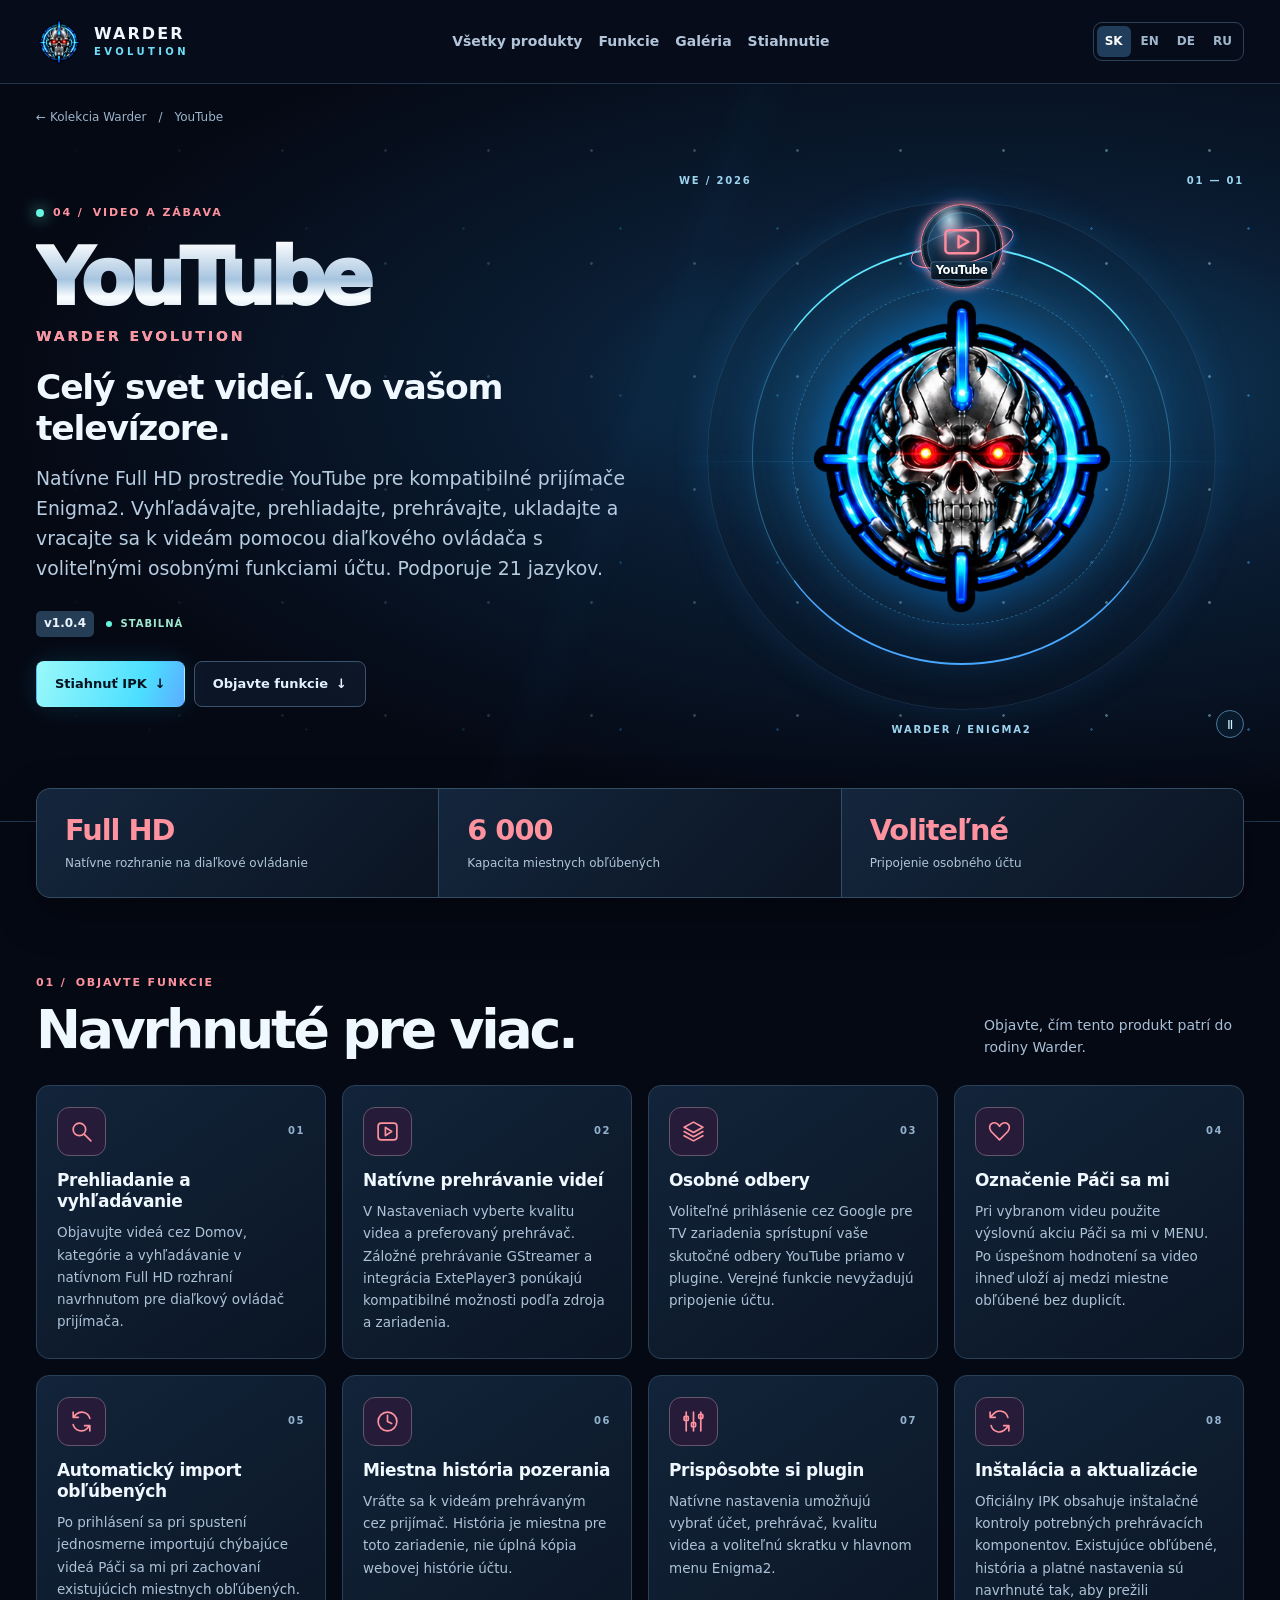
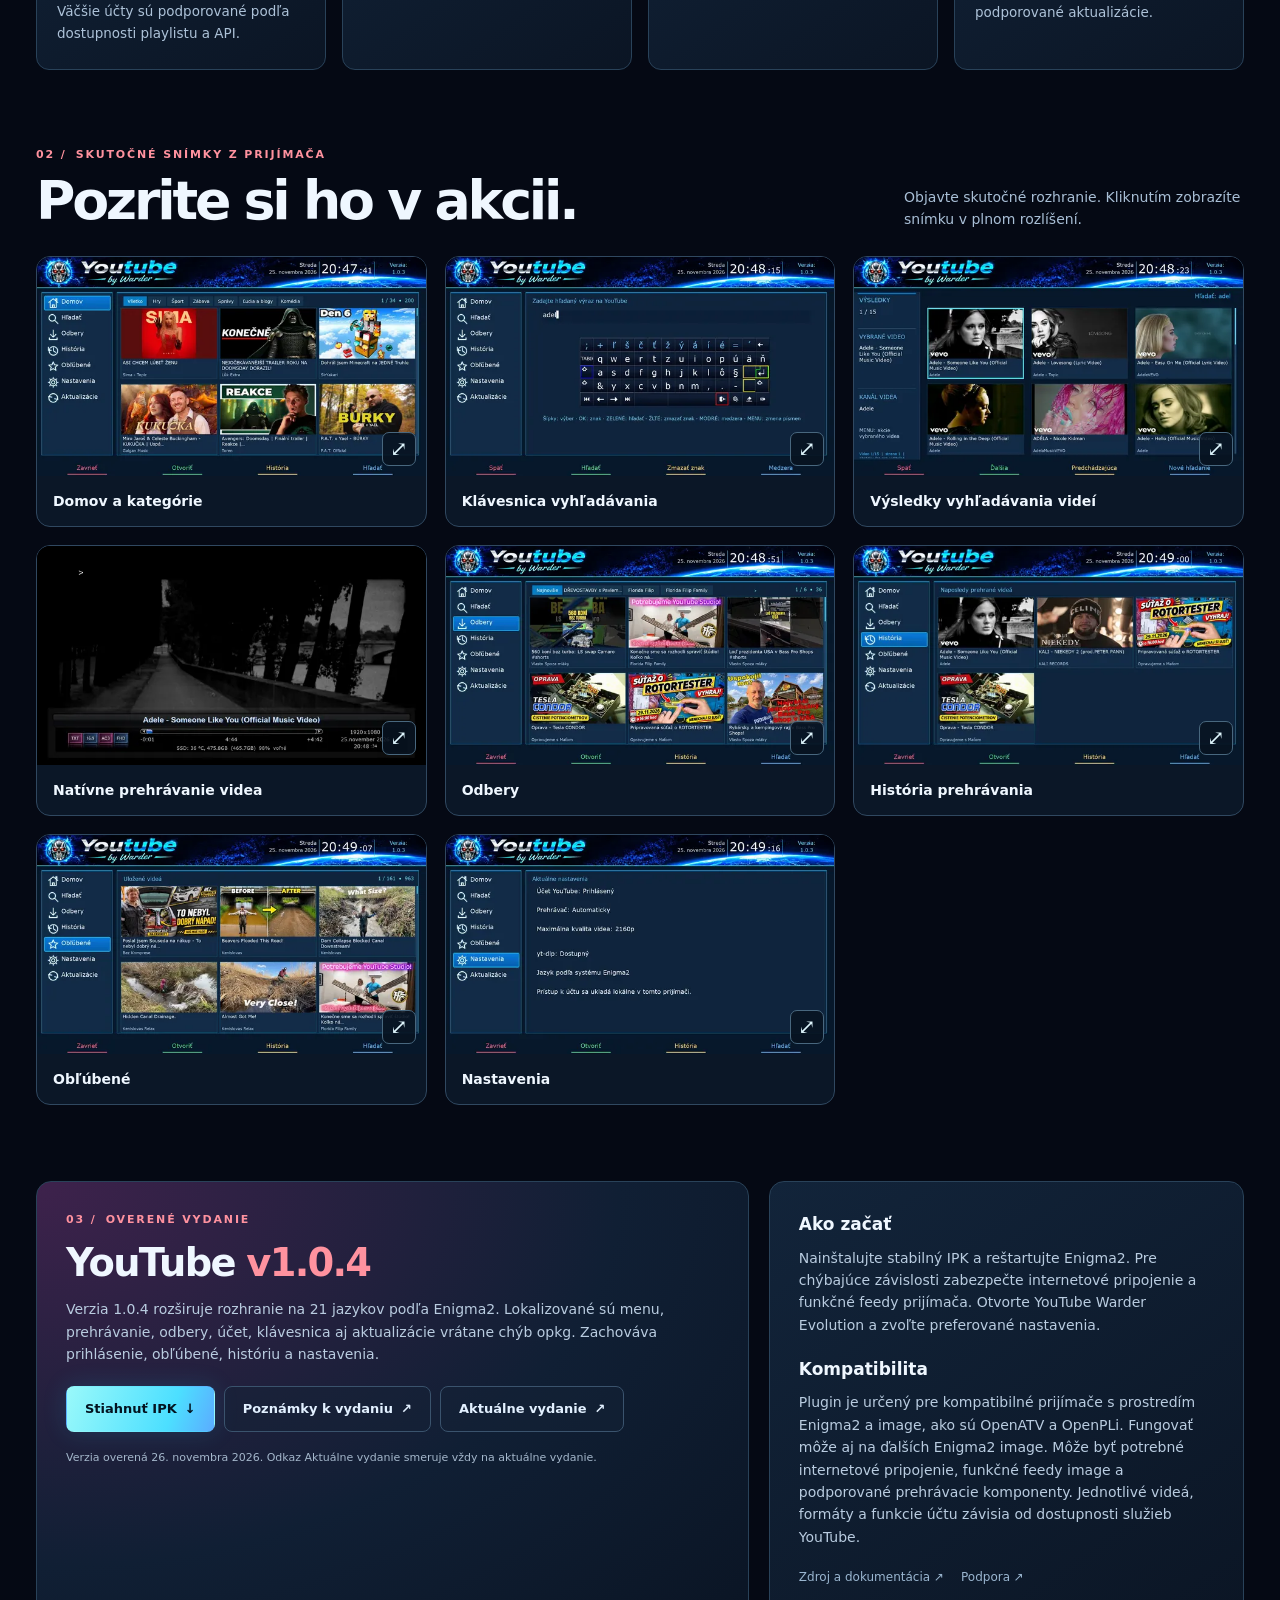
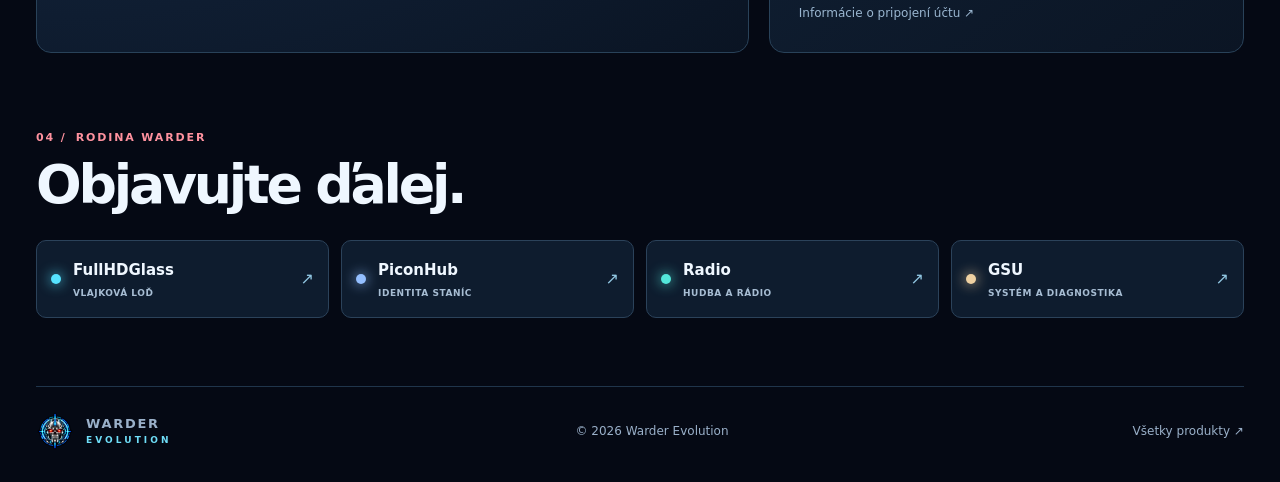
<file: docs/youtube-warder.html>
<!doctype html>
<html lang="sk" data-language="sk"><head><meta charset="utf-8"><meta name="viewport" content="width=device-width,initial-scale=1"><meta name="theme-color" content="#040813"><title data-text-sk="YouTube — Warder Evolution" data-text-en="YouTube — Warder Evolution" data-text-de="YouTube — Warder Evolution" data-text-ru="YouTube — Warder Evolution">YouTube — Warder Evolution</title><meta name="description" content="Natívne Full HD prostredie YouTube pre kompatibilné prijímače Enigma2. Vyhľadávajte, prehliadajte, prehrávajte, ukladajte a vracajte sa k videám pomocou diaľkového ovládača s voliteľnými osobnými funkciami účtu. Podporuje 21 jazykov." data-content-sk="Natívne Full HD prostredie YouTube pre kompatibilné prijímače Enigma2. Vyhľadávajte, prehliadajte, prehrávajte, ukladajte a vracajte sa k videám pomocou diaľkového ovládača s voliteľnými osobnými funkciami účtu. Podporuje 21 jazykov." data-content-en="A native Full HD YouTube experience for compatible Enigma2 receivers. Search, browse, play, save and revisit videos using your television remote, with optional personal account features. Supports 21 languages." data-content-de="Ein natives Full-HD-YouTube-Erlebnis für kompatible Enigma2-Receiver. Videos mit der Fernbedienung suchen, durchsuchen, abspielen, speichern und erneut ansehen, mit optionalen persönlichen Kontofunktionen. Unterstützt 21 Sprachen." data-content-ru="Нативный YouTube в Full HD для совместимых ресиверов Enigma2. Ищите, просматривайте, воспроизводите, сохраняйте и повторно открывайте видео с помощью пульта, с дополнительными функциями личного аккаунта. Поддерживает 21 язык."><meta property="og:title" content="YouTube — Warder Evolution" data-content-sk="YouTube — Warder Evolution" data-content-en="YouTube — Warder Evolution" data-content-de="YouTube — Warder Evolution" data-content-ru="YouTube — Warder Evolution"><meta property="og:description" content="Celý svet videí. Vo vašom televízore." data-content-sk="Celý svet videí. Vo vašom televízore." data-content-en="A whole world of video. On your TV." data-content-de="Eine ganze Videowelt. Auf Ihrem Fernseher." data-content-ru="Целый мир видео. На вашем телевизоре."><meta property="og:url" content="https://warder-evolution.eu/youtube-warder.html"><link rel="canonical" href="https://warder-evolution.eu/youtube-warder.html"><link rel="icon" href="portal-art/skull.png?v=20261125-skull1"><link rel="stylesheet" href="portal.css?v=20261125-orbit4"><script src="portal.js?v=20261125-langfix2" defer></script><link rel="stylesheet" href="portal-orbit.css?v=20261125-orbit6"><script src="portal-orbit.js?v=20261125-orbit5" defer></script><style id="warder-language-guard">span[hidden]{display:none!important}html[data-language="sk"] span[lang]:is(.sk,.en,.de,.ru):not([lang="sk"]){display:none!important}html[data-language="en"] span[lang]:is(.sk,.en,.de,.ru):not([lang="en"]){display:none!important}html[data-language="de"] span[lang]:is(.sk,.en,.de,.ru):not([lang="de"]){display:none!important}html[data-language="ru"] span[lang]:is(.sk,.en,.de,.ru):not([lang="ru"]){display:none!important}</style></head>
<body class="product-detail detail-youtube" style="--detail-accent:#ff929f;--detail-aura:#3e224c"><a href="#main" class="skip"><span class="sk" lang="sk">Preskočiť na obsah</span><span class="en" lang="en" hidden>Skip to content</span><span class="de" lang="de" hidden>Zum Inhalt springen</span><span class="ru" lang="ru" hidden>Перейти к содержанию</span></a><header><nav class="shell nav" aria-label="Hlavná navigácia" data-aria-sk="Hlavná navigácia" data-aria-en="Main navigation" data-aria-de="Hauptnavigation" data-aria-ru="Главная навигация"><a class="brand" href="index.html"><img src="portal-art/skull.png?v=20261125-skull1" width="46" height="46" alt=""><span>WARDER<b>EVOLUTION</b></span></a><div class="nav-links"><a href="index.html#products"><span class="sk" lang="sk">Všetky produkty</span><span class="en" lang="en" hidden>All products</span><span class="de" lang="de" hidden>Alle Produkte</span><span class="ru" lang="ru" hidden>Все продукты</span></a><a href="#features"><span class="sk" lang="sk">Funkcie</span><span class="en" lang="en" hidden>Features</span><span class="de" lang="de" hidden>Funktionen</span><span class="ru" lang="ru" hidden>Возможности</span></a><a href="#screenshots"><span class="sk" lang="sk">Galéria</span><span class="en" lang="en" hidden>Gallery</span><span class="de" lang="de" hidden>Galerie</span><span class="ru" lang="ru" hidden>Галерея</span></a><a href="#download"><span class="sk" lang="sk">Stiahnutie</span><span class="en" lang="en" hidden>Download</span><span class="de" lang="de" hidden>Download</span><span class="ru" lang="ru" hidden>Загрузка</span></a></div><div class="languages" role="group" aria-label="Jazyk" data-aria-sk="Jazyk" data-aria-en="Language" data-aria-de="Sprache" data-aria-ru="Язык"><button data-lang="sk" lang="sk" aria-label="Slovenčina" aria-pressed="true">SK</button><button data-lang="en" lang="en" aria-label="English" aria-pressed="false">EN</button><button data-lang="de" lang="de" aria-label="Deutsch" aria-pressed="false">DE</button><button data-lang="ru" lang="ru" aria-label="Русский" aria-pressed="false">RU</button></div></nav></header>
<main id="main"><section class="hero detail-hero"><div class="shell"><div class="crumb"><a href="index.html#products">← <span class="sk" lang="sk">Kolekcia Warder</span><span class="en" lang="en" hidden>The Warder collection</span><span class="de" lang="de" hidden>Die Warder-Kollektion</span><span class="ru" lang="ru" hidden>Коллекция Warder</span></a><span> / </span>YouTube</div><div class="detail-hero-grid"><div class="detail-copy"><div class="eyebrow"><i></i>04 / <span class="sk" lang="sk">VIDEO A ZÁBAVA</span><span class="en" lang="en" hidden>VIDEO &amp; ENTERTAINMENT</span><span class="de" lang="de" hidden>VIDEO UND UNTERHALTUNG</span><span class="ru" lang="ru" hidden>ВИДЕО И РАЗВЛЕЧЕНИЯ</span></div><h1>YouTube<small>WARDER EVOLUTION</small></h1><h2><span class="sk" lang="sk">Celý svet videí. Vo vašom televízore.</span><span class="en" lang="en" hidden>A whole world of video. On your TV.</span><span class="de" lang="de" hidden>Eine ganze Videowelt. Auf Ihrem Fernseher.</span><span class="ru" lang="ru" hidden>Целый мир видео. На вашем телевизоре.</span></h2><p class="detail-intro"><span class="sk" lang="sk">Natívne Full HD prostredie YouTube pre kompatibilné prijímače Enigma2. Vyhľadávajte, prehliadajte, prehrávajte, ukladajte a vracajte sa k videám pomocou diaľkového ovládača s voliteľnými osobnými funkciami účtu. Podporuje 21 jazykov.</span><span class="en" lang="en" hidden>A native Full HD YouTube experience for compatible Enigma2 receivers. Search, browse, play, save and revisit videos using your television remote, with optional personal account features. Supports 21 languages.</span><span class="de" lang="de" hidden>Ein natives Full-HD-YouTube-Erlebnis für kompatible Enigma2-Receiver. Videos mit der Fernbedienung suchen, durchsuchen, abspielen, speichern und erneut ansehen, mit optionalen persönlichen Kontofunktionen. Unterstützt 21 Sprachen.</span><span class="ru" lang="ru" hidden>Нативный YouTube в Full HD для совместимых ресиверов Enigma2. Ищите, просматривайте, воспроизводите, сохраняйте и повторно открывайте видео с помощью пульта, с дополнительными функциями личного аккаунта. Поддерживает 21 язык.</span></p><div class="meta"><span class="ver">v1.0.4</span><span class="status"><i></i> <span class="sk" lang="sk">STABILNÁ</span><span class="en" lang="en" hidden>STABLE</span><span class="de" lang="de" hidden>STABIL</span><span class="ru" lang="ru" hidden>СТАБИЛЬНАЯ</span></span></div><div class="actions"><a class="btn primary" href="https://github.com/Evolution-by-Warder/YouTube-Warder-Evolution/releases/download/youtube-warder-v1.0.4/enigma2-plugin-extensions-youtube-warder-evolution_1.0.4_all.ipk"><span class="sk" lang="sk">Stiahnuť IPK</span><span class="en" lang="en" hidden>Download IPK</span><span class="de" lang="de" hidden>IPK herunterladen</span><span class="ru" lang="ru" hidden>Скачать IPK</span> ↓</a><a class="btn ghost" href="#features"><span class="sk" lang="sk">Objavte funkcie</span><span class="en" lang="en" hidden>Explore features</span><span class="de" lang="de" hidden>Funktionen entdecken</span><span class="ru" lang="ru" hidden>Изучить возможности</span> ↓</a></div></div><div class="hero-visual" data-orbit-mode="single" data-planet-name="YouTube" data-planet-icon="play" data-planet-color="#ff8c9e"><div class="orbit o1"></div><div class="orbit o2"></div><div class="orbit o3"></div><div class="energy"></div><a class="skull-home" href="index.html" aria-label="Warder Evolution – hlavná stránka" data-aria-sk="Warder Evolution – hlavná stránka" data-aria-en="Warder Evolution – home" data-aria-de="Warder Evolution – Startseite" data-aria-ru="Warder Evolution – главная страница"><img class="skull" src="portal-art/skull.png?v=20261125-skull1" alt="" width="425" height="445"></a><span class="coord c1">WE / 2026</span><span class="coord c2">04 — 05</span><span class="coord c3">WARDER / ENIGMA2</span><div class="beam"></div><div class="planet-track" hidden></div><button class="orbit-toggle" type="button" hidden aria-label="Pozastaviť obeh planét">Ⅱ</button></div></div></div></section>
<section class="shell detail-highlights" aria-label="Hlavné prednosti" data-aria-sk="Hlavné prednosti" data-aria-en="Highlights" data-aria-de="Highlights" data-aria-ru="Основные возможности"><div><strong><span class="sk" lang="sk">Full HD</span><span class="en" lang="en" hidden>Full HD</span><span class="de" lang="de" hidden>Full HD</span><span class="ru" lang="ru" hidden>Full HD</span></strong><p><span class="sk" lang="sk">Natívne rozhranie na diaľkové ovládanie</span><span class="en" lang="en" hidden>Native remote-control interface</span><span class="de" lang="de" hidden>Native Fernbedienungsoberfläche</span><span class="ru" lang="ru" hidden>Нативный интерфейс для пульта</span></p></div><div><strong><span class="sk" lang="sk">6 000</span><span class="en" lang="en" hidden>6,000</span><span class="de" lang="de" hidden>6.000</span><span class="ru" lang="ru" hidden>6 000</span></strong><p><span class="sk" lang="sk">Kapacita miestnych obľúbených</span><span class="en" lang="en" hidden>Local favourites capacity</span><span class="de" lang="de" hidden>Kapazität lokaler Favoriten</span><span class="ru" lang="ru" hidden>Ёмкость локального избранного</span></p></div><div><strong><span class="sk" lang="sk">Voliteľné</span><span class="en" lang="en" hidden>Optional</span><span class="de" lang="de" hidden>Optional</span><span class="ru" lang="ru" hidden>Необязательно</span></strong><p><span class="sk" lang="sk">Pripojenie osobného účtu</span><span class="en" lang="en" hidden>Personal account connection</span><span class="de" lang="de" hidden>Persönliche Kontoverbindung</span><span class="ru" lang="ru" hidden>Подключение личного аккаунта</span></p></div></section>
<section class="shell detail-section" id="features"><div class="section-heading"><div><div class="eyebrow">01 / <span class="sk" lang="sk">OBJAVTE FUNKCIE</span><span class="en" lang="en" hidden>EXPLORE THE FEATURES</span><span class="de" lang="de" hidden>FUNKTIONEN ENTDECKEN</span><span class="ru" lang="ru" hidden>ИЗУЧИТЕ ВОЗМОЖНОСТИ</span></div><h2><span class="sk" lang="sk">Navrhnuté pre viac.</span><span class="en" lang="en" hidden>Built to do more.</span><span class="de" lang="de" hidden>Für mehr Möglichkeiten.</span><span class="ru" lang="ru" hidden>Создано для большего.</span></h2></div><p><span class="sk" lang="sk">Objavte, čím tento produkt patrí do rodiny Warder.</span><span class="en" lang="en" hidden>Discover what makes this product part of the Warder family.</span><span class="de" lang="de" hidden>Entdecken Sie, was dieses Produkt in der Warder-Familie auszeichnet.</span><span class="ru" lang="ru" hidden>Узнайте, чем этот продукт выделяется в семействе Warder.</span></p></div><div class="feature-grid"><article class="feature-card"><div class="feature-top"><span class="feature-icon"><svg viewBox="0 0 24 24" fill="none" stroke="currentColor" stroke-width="1.6" stroke-linecap="round" stroke-linejoin="round" aria-hidden="true"><circle cx="10" cy="10" r="6"/><path d="m15 15 6 6"/></svg></span><span class="feature-no">01</span></div><h3><span class="sk" lang="sk">Prehliadanie a vyhľadávanie</span><span class="en" lang="en" hidden>Browse and search</span><span class="de" lang="de" hidden>Stöbern und suchen</span><span class="ru" lang="ru" hidden>Просмотр и поиск</span></h3><p><span class="sk" lang="sk">Objavujte videá cez Domov, kategórie a vyhľadávanie v natívnom Full HD rozhraní navrhnutom pre diaľkový ovládač prijímača.</span><span class="en" lang="en" hidden>Discover videos through Home, categories and search with a native Full HD interface designed around the receiver remote.</span><span class="de" lang="de" hidden>Entdecken Sie Videos über Startseite, Kategorien und Suche in einer nativen Full-HD-Oberfläche für die Receiver-Fernbedienung.</span><span class="ru" lang="ru" hidden>Находите видео через главный экран, категории и поиск в нативном Full HD интерфейсе, рассчитанном на пульт ресивера.</span></p></article>
<article class="feature-card"><div class="feature-top"><span class="feature-icon"><svg viewBox="0 0 24 24" fill="none" stroke="currentColor" stroke-width="1.6" stroke-linecap="round" stroke-linejoin="round" aria-hidden="true"><rect x="3" y="4" width="18" height="16" rx="3"/><path d="m10 8 6 4-6 4z"/></svg></span><span class="feature-no">02</span></div><h3><span class="sk" lang="sk">Natívne prehrávanie videí</span><span class="en" lang="en" hidden>Native video playback</span><span class="de" lang="de" hidden>Native Videowiedergabe</span><span class="ru" lang="ru" hidden>Нативное воспроизведение видео</span></h3><p><span class="sk" lang="sk">V Nastaveniach vyberte kvalitu videa a preferovaný prehrávač. Záložné prehrávanie GStreamer a integrácia ExtePlayer3 ponúkajú kompatibilné možnosti podľa zdroja a zariadenia.</span><span class="en" lang="en" hidden>Select video quality and preferred player in Settings. GStreamer fallback and ExtePlayer3 integration provide compatible playback options, subject to source and device support.</span><span class="de" lang="de" hidden>Wählen Sie Videoqualität und bevorzugten Player in den Einstellungen. GStreamer als Ausweichlösung und ExtePlayer3-Integration bieten kompatible Wiedergabeoptionen, abhängig von Quelle und Gerät.</span><span class="ru" lang="ru" hidden>Выбирайте качество видео и проигрыватель в настройках. Резервный GStreamer и интеграция ExtePlayer3 обеспечивают варианты воспроизведения в зависимости от поддержки источника и устройства.</span></p></article>
<article class="feature-card"><div class="feature-top"><span class="feature-icon"><svg viewBox="0 0 24 24" fill="none" stroke="currentColor" stroke-width="1.6" stroke-linecap="round" stroke-linejoin="round" aria-hidden="true"><path d="M12 3l9 5-9 5-9-5zM3 12l9 5 9-5M3 16l9 5 9-5"/></svg></span><span class="feature-no">03</span></div><h3><span class="sk" lang="sk">Osobné odbery</span><span class="en" lang="en" hidden>Personal subscriptions</span><span class="de" lang="de" hidden>Persönliche Abonnements</span><span class="ru" lang="ru" hidden>Личные подписки</span></h3><p><span class="sk" lang="sk">Voliteľné prihlásenie cez Google pre TV zariadenia sprístupní vaše skutočné odbery YouTube priamo v plugine. Verejné funkcie nevyžadujú pripojenie účtu.</span><span class="en" lang="en" hidden>Optional Google TV-device sign-in brings your actual YouTube subscriptions into the plugin. Public features do not require connecting an account.</span><span class="de" lang="de" hidden>Die optionale Google-Anmeldung für TV-Geräte bringt Ihre YouTube-Abonnements in das Plugin. Öffentliche Funktionen erfordern keine Kontoverbindung.</span><span class="ru" lang="ru" hidden>Необязательный вход Google для ТВ-устройств переносит ваши подписки YouTube в плагин. Общедоступные функции не требуют подключения аккаунта.</span></p></article>
<article class="feature-card"><div class="feature-top"><span class="feature-icon"><svg viewBox="0 0 24 24" fill="none" stroke="currentColor" stroke-width="1.6" stroke-linecap="round" stroke-linejoin="round" aria-hidden="true"><path d="M12 20 4 12C-1 5 8 0 12 7c4-7 13-2 8 5z"/></svg></span><span class="feature-no">04</span></div><h3><span class="sk" lang="sk">Označenie Páči sa mi</span><span class="en" lang="en" hidden>Like a video</span><span class="de" lang="de" hidden>Video mit „Gefällt mir“ markieren</span><span class="ru" lang="ru" hidden>Отметить видео как понравившееся</span></h3><p><span class="sk" lang="sk">Pri vybranom videu použite výslovnú akciu Páči sa mi v MENU. Po úspešnom hodnotení sa video ihneď uloží aj medzi miestne obľúbené bez duplicít.</span><span class="en" lang="en" hidden>Choose the explicit Like action in MENU for a selected video. After a successful rating, the video is also saved immediately to local favourites without duplicating it.</span><span class="de" lang="de" hidden>Wählen Sie im MENÜ die Aktion „Gefällt mir“ für das ausgewählte Video. Nach erfolgreicher Bewertung wird das Video sofort und ohne Duplikate in den lokalen Favoriten gespeichert.</span><span class="ru" lang="ru" hidden>Выберите действие «Нравится» в МЕНЮ для выбранного видео. После успешной оценки видео сразу сохраняется в локальное избранное без дублирования.</span></p></article>
<article class="feature-card"><div class="feature-top"><span class="feature-icon"><svg viewBox="0 0 24 24" fill="none" stroke="currentColor" stroke-width="1.6" stroke-linecap="round" stroke-linejoin="round" aria-hidden="true"><path d="M20 9a8 8 0 0 0-13-4L4 8m0-5v5h5M4 15a8 8 0 0 0 13 4l3-3m0 5v-5h-5"/></svg></span><span class="feature-no">05</span></div><h3><span class="sk" lang="sk">Automatický import obľúbených</span><span class="en" lang="en" hidden>Automatic favourites import</span><span class="de" lang="de" hidden>Automatischer Favoritenimport</span><span class="ru" lang="ru" hidden>Автоматический импорт избранного</span></h3><p><span class="sk" lang="sk">Po prihlásení sa pri spustení jednosmerne importujú chýbajúce videá Páči sa mi pri zachovaní existujúcich miestnych obľúbených. Väčšie účty sú podporované podľa dostupnosti playlistu a API.</span><span class="en" lang="en" hidden>When signed in, missing liked videos are imported one-way at launch while preserving existing local favourites. Larger accounts are supported subject to playlist and API availability.</span><span class="de" lang="de" hidden>Bei angemeldetem Konto werden fehlende mit „Gefällt mir“ markierte Videos beim Start einseitig importiert; lokale Favoriten bleiben erhalten. Größere Konten werden abhängig von Playlist- und API-Verfügbarkeit unterstützt.</span><span class="ru" lang="ru" hidden>При входе в аккаунт недостающие понравившиеся видео импортируются при запуске в одном направлении, сохраняя локальное избранное. Поддержка больших аккаунтов зависит от доступности плейлистов и API.</span></p></article>
<article class="feature-card"><div class="feature-top"><span class="feature-icon"><svg viewBox="0 0 24 24" fill="none" stroke="currentColor" stroke-width="1.6" stroke-linecap="round" stroke-linejoin="round" aria-hidden="true"><circle cx="12" cy="12" r="9"/><path d="M12 6v6l4 2"/></svg></span><span class="feature-no">06</span></div><h3><span class="sk" lang="sk">Miestna história pozerania</span><span class="en" lang="en" hidden>Local viewing history</span><span class="de" lang="de" hidden>Lokaler Wiedergabeverlauf</span><span class="ru" lang="ru" hidden>Локальная история просмотров</span></h3><p><span class="sk" lang="sk">Vráťte sa k videám prehrávaným cez prijímač. História je miestna pre toto zariadenie, nie úplná kópia webovej histórie účtu.</span><span class="en" lang="en" hidden>Return to videos previously played through the receiver. History is local to this device rather than a complete copy of the web account's viewing history.</span><span class="de" lang="de" hidden>Kehren Sie zu zuvor auf dem Receiver abgespielten Videos zurück. Der Verlauf ist lokal und keine vollständige Kopie des Online-Kontoverlaufs.</span><span class="ru" lang="ru" hidden>Возвращайтесь к видео, ранее воспроизведённым на ресивере. История хранится на устройстве и не является полной копией истории интернет-аккаунта.</span></p></article>
<article class="feature-card"><div class="feature-top"><span class="feature-icon"><svg viewBox="0 0 24 24" fill="none" stroke="currentColor" stroke-width="1.6" stroke-linecap="round" stroke-linejoin="round" aria-hidden="true"><path d="M5 3v18m7-18v18m7-18v18"/><rect x="3" y="7" width="4" height="4" rx="1"/><rect x="10" y="13" width="4" height="4" rx="1"/><rect x="17" y="5" width="4" height="4" rx="1"/></svg></span><span class="feature-no">07</span></div><h3><span class="sk" lang="sk">Prispôsobte si plugin</span><span class="en" lang="en" hidden>Make it yours</span><span class="de" lang="de" hidden>Individuell einstellen</span><span class="ru" lang="ru" hidden>Настройте под себя</span></h3><p><span class="sk" lang="sk">Natívne nastavenia umožňujú vybrať účet, prehrávač, kvalitu videa a voliteľnú skratku v hlavnom menu Enigma2.</span><span class="en" lang="en" hidden>Native settings let you choose the account, player, video quality and optional shortcut in the Enigma2 main menu.</span><span class="de" lang="de" hidden>In den nativen Einstellungen wählen Sie Konto, Player, Videoqualität und eine optionale Verknüpfung im Enigma2-Hauptmenü.</span><span class="ru" lang="ru" hidden>Нативные настройки позволяют выбрать аккаунт, проигрыватель, качество видео и дополнительный ярлык в главном меню Enigma2.</span></p></article>
<article class="feature-card"><div class="feature-top"><span class="feature-icon"><svg viewBox="0 0 24 24" fill="none" stroke="currentColor" stroke-width="1.6" stroke-linecap="round" stroke-linejoin="round" aria-hidden="true"><path d="M20 8a8 8 0 0 0-14-3L3 8m0-5v5h5M4 16a8 8 0 0 0 14 3l3-3m0 5v-5h-5"/></svg></span><span class="feature-no">08</span></div><h3><span class="sk" lang="sk">Inštalácia a aktualizácie</span><span class="en" lang="en" hidden>Installation and updates</span><span class="de" lang="de" hidden>Installation und Updates</span><span class="ru" lang="ru" hidden>Установка и обновления</span></h3><p><span class="sk" lang="sk">Oficiálny IPK obsahuje inštalačné kontroly potrebných prehrávacích komponentov. Existujúce obľúbené, história a platné nastavenia sú navrhnuté tak, aby prežili podporované aktualizácie.</span><span class="en" lang="en" hidden>The official IPK includes installation checks for required playback components. Existing favourites, history and valid settings are designed to survive supported upgrades.</span><span class="de" lang="de" hidden>Das offizielle IPK prüft bei der Installation benötigte Wiedergabekomponenten. Bestehende Favoriten, Verlauf und gültige Einstellungen sollen bei unterstützten Updates erhalten bleiben.</span><span class="ru" lang="ru" hidden>Официальный IPK проверяет необходимые компоненты воспроизведения при установке. Избранное, история и действительные настройки сохраняются при поддерживаемых обновлениях.</span></p></article></div></section>
<section id="screenshots" class="shell detail-section screenshot-section"><div class="section-heading"><div><div class="eyebrow">02 / <span class="sk" lang="sk">SKUTOČNÉ SNÍMKY Z PRIJÍMAČA</span><span class="en" lang="en" hidden>REAL RECEIVER SCREENSHOTS</span><span class="de" lang="de" hidden>ECHTE RECEIVER-SCREENSHOTS</span><span class="ru" lang="ru" hidden>РЕАЛЬНЫЕ СНИМКИ ЭКРАНА РЕСИВЕРА</span></div><h2><span class="sk" lang="sk">Pozrite si ho v akcii.</span><span class="en" lang="en" hidden>See it in action.</span><span class="de" lang="de" hidden>Erleben Sie es in Aktion.</span><span class="ru" lang="ru" hidden>Посмотрите в действии.</span></h2></div><p><span class="sk" lang="sk">Objavte skutočné rozhranie. Kliknutím zobrazíte snímku v plnom rozlíšení.</span><span class="en" lang="en" hidden>Explore the real interface. Select any image to see it in full resolution.</span><span class="de" lang="de" hidden>Entdecken Sie die echte Benutzeroberfläche. Wählen Sie ein Bild für die Ansicht in voller Auflösung.</span><span class="ru" lang="ru" hidden>Оцените реальный интерфейс. Нажмите на изображение, чтобы открыть его в полном разрешении.</span></p></div><div class="screenshot-grid"><figure><a href="screenshots/youtube/01-full.webp" data-caption-en="Home and categories" data-caption-sk="Domov a kategórie" data-caption-de="Startseite und Kategorien" data-caption-ru="Главный экран и категории"><img src="screenshots/youtube/01-thumb.webp" width="1920" height="1080" loading="lazy" decoding="async" alt="Domov a kategórie" data-alt-sk="Domov a kategórie" data-alt-en="Home and categories" data-alt-de="Startseite und Kategorien" data-alt-ru="Главный экран и категории"><span class="shot-zoom" aria-hidden="true">⤢</span></a><figcaption><span class="sk" lang="sk">Domov a kategórie</span><span class="en" lang="en" hidden>Home and categories</span><span class="de" lang="de" hidden>Startseite und Kategorien</span><span class="ru" lang="ru" hidden>Главный экран и категории</span></figcaption></figure>
<figure><a href="screenshots/youtube/02-full.webp" data-caption-en="Search keyboard" data-caption-sk="Klávesnica vyhľadávania" data-caption-de="Suchtastatur" data-caption-ru="Клавиатура поиска"><img src="screenshots/youtube/02-thumb.webp" width="1920" height="1080" loading="lazy" decoding="async" alt="Klávesnica vyhľadávania" data-alt-sk="Klávesnica vyhľadávania" data-alt-en="Search keyboard" data-alt-de="Suchtastatur" data-alt-ru="Клавиатура поиска"><span class="shot-zoom" aria-hidden="true">⤢</span></a><figcaption><span class="sk" lang="sk">Klávesnica vyhľadávania</span><span class="en" lang="en" hidden>Search keyboard</span><span class="de" lang="de" hidden>Suchtastatur</span><span class="ru" lang="ru" hidden>Клавиатура поиска</span></figcaption></figure>
<figure><a href="screenshots/youtube/03-full.webp" data-caption-en="Video search results" data-caption-sk="Výsledky vyhľadávania videí" data-caption-de="Videosuchergebnisse" data-caption-ru="Результаты поиска видео"><img src="screenshots/youtube/03-thumb.webp" width="1920" height="1080" loading="lazy" decoding="async" alt="Výsledky vyhľadávania videí" data-alt-sk="Výsledky vyhľadávania videí" data-alt-en="Video search results" data-alt-de="Videosuchergebnisse" data-alt-ru="Результаты поиска видео"><span class="shot-zoom" aria-hidden="true">⤢</span></a><figcaption><span class="sk" lang="sk">Výsledky vyhľadávania videí</span><span class="en" lang="en" hidden>Video search results</span><span class="de" lang="de" hidden>Videosuchergebnisse</span><span class="ru" lang="ru" hidden>Результаты поиска видео</span></figcaption></figure>
<figure><a href="screenshots/youtube/04-full.webp" data-caption-en="Native video playback" data-caption-sk="Natívne prehrávanie videa" data-caption-de="Native Videowiedergabe" data-caption-ru="Нативное воспроизведение видео"><img src="screenshots/youtube/04-thumb.webp" width="1920" height="1080" loading="lazy" decoding="async" alt="Natívne prehrávanie videa" data-alt-sk="Natívne prehrávanie videa" data-alt-en="Native video playback" data-alt-de="Native Videowiedergabe" data-alt-ru="Нативное воспроизведение видео"><span class="shot-zoom" aria-hidden="true">⤢</span></a><figcaption><span class="sk" lang="sk">Natívne prehrávanie videa</span><span class="en" lang="en" hidden>Native video playback</span><span class="de" lang="de" hidden>Native Videowiedergabe</span><span class="ru" lang="ru" hidden>Нативное воспроизведение видео</span></figcaption></figure>
<figure><a href="screenshots/youtube/05-full.webp" data-caption-en="Subscriptions" data-caption-sk="Odbery" data-caption-de="Abonnements" data-caption-ru="Подписки"><img src="screenshots/youtube/05-thumb.webp" width="1920" height="1080" loading="lazy" decoding="async" alt="Odbery" data-alt-sk="Odbery" data-alt-en="Subscriptions" data-alt-de="Abonnements" data-alt-ru="Подписки"><span class="shot-zoom" aria-hidden="true">⤢</span></a><figcaption><span class="sk" lang="sk">Odbery</span><span class="en" lang="en" hidden>Subscriptions</span><span class="de" lang="de" hidden>Abonnements</span><span class="ru" lang="ru" hidden>Подписки</span></figcaption></figure>
<figure><a href="screenshots/youtube/06-full.webp" data-caption-en="Playback history" data-caption-sk="História prehrávania" data-caption-de="Wiedergabeverlauf" data-caption-ru="История воспроизведения"><img src="screenshots/youtube/06-thumb.webp" width="1920" height="1080" loading="lazy" decoding="async" alt="História prehrávania" data-alt-sk="História prehrávania" data-alt-en="Playback history" data-alt-de="Wiedergabeverlauf" data-alt-ru="История воспроизведения"><span class="shot-zoom" aria-hidden="true">⤢</span></a><figcaption><span class="sk" lang="sk">História prehrávania</span><span class="en" lang="en" hidden>Playback history</span><span class="de" lang="de" hidden>Wiedergabeverlauf</span><span class="ru" lang="ru" hidden>История воспроизведения</span></figcaption></figure>
<figure><a href="screenshots/youtube/07-full.webp" data-caption-en="Favourites" data-caption-sk="Obľúbené" data-caption-de="Favoriten" data-caption-ru="Избранное"><img src="screenshots/youtube/07-thumb.webp" width="1920" height="1080" loading="lazy" decoding="async" alt="Obľúbené" data-alt-sk="Obľúbené" data-alt-en="Favourites" data-alt-de="Favoriten" data-alt-ru="Избранное"><span class="shot-zoom" aria-hidden="true">⤢</span></a><figcaption><span class="sk" lang="sk">Obľúbené</span><span class="en" lang="en" hidden>Favourites</span><span class="de" lang="de" hidden>Favoriten</span><span class="ru" lang="ru" hidden>Избранное</span></figcaption></figure>
<figure><a href="screenshots/youtube/08-full.webp" data-caption-en="Settings" data-caption-sk="Nastavenia" data-caption-de="Einstellungen" data-caption-ru="Настройки"><img src="screenshots/youtube/08-thumb.webp" width="1920" height="1080" loading="lazy" decoding="async" alt="Nastavenia" data-alt-sk="Nastavenia" data-alt-en="Settings" data-alt-de="Einstellungen" data-alt-ru="Настройки"><span class="shot-zoom" aria-hidden="true">⤢</span></a><figcaption><span class="sk" lang="sk">Nastavenia</span><span class="en" lang="en" hidden>Settings</span><span class="de" lang="de" hidden>Einstellungen</span><span class="ru" lang="ru" hidden>Настройки</span></figcaption></figure></div></section>
<section class="shell detail-section release-section" id="download"><div class="release-panel"><div class="eyebrow">03 / <span class="sk" lang="sk">OVERENÉ VYDANIE</span><span class="en" lang="en" hidden>LATEST VERIFIED RELEASE</span><span class="de" lang="de" hidden>NEUESTE GEPRÜFTE VERSION</span><span class="ru" lang="ru" hidden>ПОСЛЕДНЯЯ ПРОВЕРЕННАЯ ВЕРСИЯ</span></div><h2>YouTube <span>v1.0.4</span></h2><p><span class="sk" lang="sk">Verzia 1.0.4 rozširuje rozhranie na 21 jazykov podľa Enigma2. Lokalizované sú menu, prehrávanie, odbery, účet, klávesnica aj aktualizácie vrátane chýb opkg. Zachováva prihlásenie, obľúbené, históriu a nastavenia.</span><span class="en" lang="en" hidden>Version 1.0.4 extends the interface to 21 languages following Enigma2. Menus, playback, subscriptions, account, keyboard and update messages including opkg errors are localized. Login, favourites, history and settings are preserved.</span><span class="de" lang="de" hidden>Version 1.0.4 erweitert die Oberfläche auf 21 Sprachen entsprechend Enigma2. Menüs, Wiedergabe-, Abo-, Konto-, Tastatur- und Update-Meldungen einschließlich opkg-Fehlern sind übersetzt. Anmeldung, Favoriten, Verlauf und Einstellungen bleiben erhalten.</span><span class="ru" lang="ru" hidden>Версия 1.0.4 расширяет интерфейс до 21 языка в соответствии с Enigma2. Переведены меню, сообщения воспроизведения, подписок, аккаунта, клавиатуры и обновлений, включая ошибки opkg. Вход в аккаунт, избранное, история и настройки сохранены.</span></p><div class="actions"><a class="btn primary" href="https://github.com/Evolution-by-Warder/YouTube-Warder-Evolution/releases/download/youtube-warder-v1.0.4/enigma2-plugin-extensions-youtube-warder-evolution_1.0.4_all.ipk"><span class="sk" lang="sk">Stiahnuť IPK</span><span class="en" lang="en" hidden>Download IPK</span><span class="de" lang="de" hidden>IPK herunterladen</span><span class="ru" lang="ru" hidden>Скачать IPK</span> ↓</a><a class="btn ghost" href="https://github.com/Evolution-by-Warder/YouTube-Warder-Evolution/releases/tag/youtube-warder-v1.0.4"><span class="sk" lang="sk">Poznámky k vydaniu</span><span class="en" lang="en" hidden>Release notes</span><span class="de" lang="de" hidden>Versionshinweise</span><span class="ru" lang="ru" hidden>Примечания к выпуску</span> ↗</a><a class="btn ghost" href="https://github.com/Evolution-by-Warder/YouTube-Warder-Evolution/releases/latest"><span class="sk" lang="sk">Aktuálne vydanie</span><span class="en" lang="en" hidden>Latest release</span><span class="de" lang="de" hidden>Neueste Version</span><span class="ru" lang="ru" hidden>Последняя версия</span> ↗</a></div><p class="snapshot"><span class="sk" lang="sk">Verzia overená 26. novembra 2026. Odkaz Aktuálne vydanie smeruje vždy na aktuálne vydanie.</span><span class="en" lang="en" hidden>Version checked 26 November 2026. The latest release link always points to the current release.</span><span class="de" lang="de" hidden>Version geprüft am 26. November 2026. Der Link zur neuesten Version führt stets zum aktuellen Release.</span><span class="ru" lang="ru" hidden>Версия проверена 26 ноября 2026 г. Ссылка на последнюю версию всегда ведёт к актуальному выпуску.</span></p></div><div class="install-panel"><h3><span class="sk" lang="sk">Ako začať</span><span class="en" lang="en" hidden>Get started</span><span class="de" lang="de" hidden>Erste Schritte</span><span class="ru" lang="ru" hidden>Начало работы</span></h3><p><span class="sk" lang="sk">Nainštalujte stabilný IPK a reštartujte Enigma2. Pre chýbajúce závislosti zabezpečte internetové pripojenie a funkčné feedy prijímača. Otvorte YouTube Warder Evolution a zvoľte preferované nastavenia.</span><span class="en" lang="en" hidden>Install the stable IPK and restart Enigma2. Keep an Internet connection and working receiver feeds available for missing dependencies. Open YouTube Warder Evolution and select your preferred settings.</span><span class="de" lang="de" hidden>Installieren Sie das stabile IPK und starten Sie Enigma2 neu. Für fehlende Abhängigkeiten sind eine Internetverbindung und funktionierende Receiver-Feeds erforderlich. Öffnen Sie YouTube Warder Evolution und wählen Sie Ihre Einstellungen.</span><span class="ru" lang="ru" hidden>Установите стабильный IPK и перезапустите Enigma2. Для недостающих зависимостей обеспечьте подключение к интернету и рабочие репозитории ресивера. Откройте YouTube Warder Evolution и выберите настройки.</span></p><h3><span class="sk" lang="sk">Kompatibilita</span><span class="en" lang="en" hidden>Compatibility</span><span class="de" lang="de" hidden>Kompatibilität</span><span class="ru" lang="ru" hidden>Совместимость</span></h3><p><span class="sk" lang="sk">Plugin je určený pre kompatibilné prijímače s prostredím Enigma2 a image, ako sú OpenATV a OpenPLi. Fungovať môže aj na ďalších Enigma2 image. Môže byť potrebné internetové pripojenie, funkčné feedy image a podporované prehrávacie komponenty. Jednotlivé videá, formáty a funkcie účtu závisia od dostupnosti služieb YouTube.</span><span class="en" lang="en" hidden>The plugin is designed for compatible receivers running Enigma2 images such as OpenATV and OpenPLi. It may also work on other Enigma2 images. Internet access, working image package feeds and supported playback components may be required. Individual videos, formats and account features depend on YouTube service availability.</span><span class="de" lang="de" hidden>Das Plugin ist für kompatible Receiver mit Enigma2-Images wie OpenATV und OpenPLi ausgelegt. Es kann auch mit weiteren Enigma2-Images funktionieren. Internetzugang, funktionierende Image-Paketquellen und unterstützte Wiedergabekomponenten können erforderlich sein. Einzelne Videos, Formate und Kontofunktionen hängen von der Verfügbarkeit der YouTube-Dienste ab.</span><span class="ru" lang="ru" hidden>Плагин предназначен для совместимых ресиверов с образами Enigma2, такими как OpenATV и OpenPLi. Возможна работа и с другими образами Enigma2. Могут потребоваться интернет, рабочие репозитории образа и поддерживаемые компоненты воспроизведения. Отдельные видео, форматы и функции аккаунта зависят от доступности сервисов YouTube.</span></p><div class="details"><a href="https://github.com/Evolution-by-Warder/YouTube-Warder-Evolution"><span class="sk" lang="sk">Zdroj a dokumentácia</span><span class="en" lang="en" hidden>Source &amp; documentation</span><span class="de" lang="de" hidden>Quellcode und Dokumentation</span><span class="ru" lang="ru" hidden>Исходный код и документация</span> ↗</a><a href="https://github.com/Evolution-by-Warder/YouTube-Warder-Evolution/issues"><span class="sk" lang="sk">Podpora</span><span class="en" lang="en" hidden>Support</span><span class="de" lang="de" hidden>Support</span><span class="ru" lang="ru" hidden>Поддержка</span> ↗</a><a href="youtube.html"><span class="sk" lang="sk">Informácie o pripojení účtu</span><span class="en" lang="en" hidden>Account connection information</span><span class="de" lang="de" hidden>Informationen zur Kontoverbindung</span><span class="ru" lang="ru" hidden>Информация о подключении аккаунта</span> ↗</a></div></div></section>

<section class="shell detail-section family"><div class="section-heading"><div><div class="eyebrow">04 / <span class="sk" lang="sk">RODINA WARDER</span><span class="en" lang="en" hidden>THE WARDER FAMILY</span><span class="de" lang="de" hidden>DIE WARDER-FAMILIE</span><span class="ru" lang="ru" hidden>СЕМЕЙСТВО WARDER</span></div><h2><span class="sk" lang="sk">Objavujte ďalej.</span><span class="en" lang="en" hidden>Keep exploring.</span><span class="de" lang="de" hidden>Entdecken Sie mehr.</span><span class="ru" lang="ru" hidden>Откройте для себя больше.</span></h2></div></div><div class="family-grid"><a href="fullhdglass.html" class="family-card"><span class="family-dot" style="--family-accent:#56e3ff"></span><span><strong>FullHDGlass</strong><small><span class="sk" lang="sk">VLAJKOVÁ LOĎ</span><span class="en" lang="en" hidden>THE FLAGSHIP</span><span class="de" lang="de" hidden>DAS FLAGGSCHIFF</span><span class="ru" lang="ru" hidden>ФЛАГМАН</span></small></span><span class="family-arrow">↗</span></a><a href="piconhub.html" class="family-card"><span class="family-dot" style="--family-accent:#94bfff"></span><span><strong>PiconHub</strong><small><span class="sk" lang="sk">IDENTITA STANÍC</span><span class="en" lang="en" hidden>CHANNEL IDENTITY</span><span class="de" lang="de" hidden>SENDERIDENTITÄT</span><span class="ru" lang="ru" hidden>СТИЛЬ КАНАЛОВ</span></small></span><span class="family-arrow">↗</span></a><a href="radio.html" class="family-card"><span class="family-dot" style="--family-accent:#53e6d9"></span><span><strong>Radio</strong><small><span class="sk" lang="sk">HUDBA A RÁDIO</span><span class="en" lang="en" hidden>MUSIC &amp; RADIO</span><span class="de" lang="de" hidden>MUSIK UND RADIO</span><span class="ru" lang="ru" hidden>МУЗЫКА И РАДИО</span></small></span><span class="family-arrow">↗</span></a><a href="gsu.html" class="family-card"><span class="family-dot" style="--family-accent:#efd1a2"></span><span><strong>GSU</strong><small><span class="sk" lang="sk">SYSTÉM A DIAGNOSTIKA</span><span class="en" lang="en" hidden>SYSTEM &amp; DIAGNOSTICS</span><span class="de" lang="de" hidden>SYSTEM UND DIAGNOSE</span><span class="ru" lang="ru" hidden>СИСТЕМА И ДИАГНОСТИКА</span></small></span><span class="family-arrow">↗</span></a></div></section></main><footer class="shell footer"><a class="brand" href="index.html"><img src="portal-art/skull.png?v=20261125-skull1" width="46" height="46" alt=""><span>WARDER<b>EVOLUTION</b></span></a><span>© 2026 Warder Evolution</span><a href="index.html#products"><span class="sk" lang="sk">Všetky produkty</span><span class="en" lang="en" hidden>All products</span><span class="de" lang="de" hidden>Alle Produkte</span><span class="ru" lang="ru" hidden>Все продукты</span> ↗</a></footer></body></html>
</file>
<file: docs/portal.css>
:root{color-scheme:dark;--bg:#050914;--fg:#eff7ff;--muted:#a9bfd6;--line:#253d58;--cyan:#52e7ff;--max:1250px}*{box-sizing:border-box}html{scroll-behavior:smooth;scroll-padding-top:32px}html[data-language=sk] .en[lang="en"],html[data-language=sk] .de[lang="de"],html[data-language=sk] .ru[lang="ru"],html[data-language=en] .sk[lang="sk"],html[data-language=en] .de[lang="de"],html[data-language=en] .ru[lang="ru"],html[data-language=de] .sk[lang="sk"],html[data-language=de] .en[lang="en"],html[data-language=de] .ru[lang="ru"],html[data-language=ru] .sk[lang="sk"],html[data-language=ru] .en[lang="en"],html[data-language=ru] .de[lang="de"]{display:none!important}body{margin:0;background:#050914;color:var(--fg);font-family:system-ui,-apple-system,"Segoe UI",sans-serif;line-height:1.6}a{text-decoration:none;color:inherit}button{font:inherit;cursor:pointer}a:focus-visible,button:focus-visible{outline:3px solid #7df3ff;outline-offset:5px}.shell{width:min(var(--max),calc(100% - 72px));margin:auto}.skip{position:absolute;top:-100px;left:15px;background:#7df3ff;color:#031225;padding:10px;z-index:20}.skip:focus{top:10px}header{border-bottom:1px solid #20354b;background:#060c19}.nav{height:83px;display:flex;align-items:center;justify-content:space-between;gap:22px}.brand{display:flex;align-items:center;gap:12px;font-size:16px;font-weight:900;letter-spacing:.13em;line-height:1.07;white-space:nowrap}.brand img{width:46px;height:46px;object-fit:contain;border-radius:50%}.brand b{display:block;font-size:10px;letter-spacing:.34em;color:#6fdef8;margin-top:5px}.nav-links{display:flex;gap:30px;align-items:center;color:#b2c4d9;font-size:14px;font-weight:650}.nav-links a:hover,.details a:hover{color:var(--cyan)}.languages{border:1px solid #2c4159;display:flex;padding:3px;border-radius:9px;gap:2px}.languages button{border:0;background:transparent;color:#a0b6cc;padding:6px 10px;font-weight:750;font-size:12px;border-radius:6px}.languages button[aria-pressed=true]{color:white;background:#203e5b}.hero{position:relative;overflow:hidden;isolation:isolate;background:radial-gradient(ellipse at 77% 42%,#104268 0%,#0a1d33 31%,#050914 70%)}.hero:before{content:"";position:absolute;inset:0;z-index:-1;opacity:.45;background-image:radial-gradient(circle,#b3eeff 0 1px,transparent 1.7px),radial-gradient(circle,#3bb4ff 0 1px,transparent 1.5px),linear-gradient(110deg,transparent 47%,#2aa4ff18 49%,transparent 52%);background-size:103px 113px,157px 167px,100% 100%;background-position:25px 10px,71px 61px,0 0;mask-image:linear-gradient(90deg,transparent,#000)}.hero-inner{min-height:620px;display:grid;grid-template-columns:1.13fr .87fr;align-items:center;gap:32px;padding-block:65px 90px}.eyebrow{font-size:11px;letter-spacing:.17em;color:#9ec6df;font-weight:800;display:flex;align-items:center;gap:9px}.eyebrow i,.status i{display:inline-block;background:#68f5e1;width:8px;height:8px;border-radius:50%;box-shadow:0 0 16px #68f5e1}.hero h1{font-size:clamp(3.2rem,7.3vw,7.1rem);font-weight:950;line-height:.96;letter-spacing:-.075em;margin:25px 0;background:linear-gradient(#fff 8%,#afc9df 40%,#f8fdff 54%,#7d95af 85%);color:#e7f1ff;background-clip:text;-webkit-background-clip:text;-webkit-text-fill-color:transparent}.hero h1 span{background:linear-gradient(110deg,#f0fdff 0%,#5eeaff 30%,#389dff 65%,#a0dfff 100%);background-clip:text;-webkit-background-clip:text;-webkit-text-fill-color:transparent}.hero h2{font-size:clamp(1.35rem,2.8vw,2.35rem);letter-spacing:-.04em;line-height:1.15;margin:0 0 18px;font-weight:650}.hero p{color:#b6cce1;max-width:53ch;font-size:clamp(1rem,1.6vw,1.18rem);margin:0 0 28px}.actions{display:flex;flex-wrap:wrap;gap:9px;align-items:center}.btn{display:inline-flex;align-items:center;justify-content:center;gap:8px;padding:12px 18px;min-height:46px;border-radius:8px;font-size:13px;font-weight:780;border:1px solid transparent;transition:transform .2s,background .2s,box-shadow .2s}.btn:hover{transform:translateY(-2px)}.primary{color:#031320;background:linear-gradient(110deg,#9af9fa,#4cdfff 70%,#5bacff);box-shadow:0 0 24px #25bff329}.primary:hover{background:#b3fbff;box-shadow:0 0 30px #4ddfff55}.ghost{color:#e2f0ff;border-color:#3a536d;background:#14223780}.ghost:hover{background:#203e58}.hero-platforms{display:flex;align-items:center;gap:10px;color:#91afc9;font-size:11px;font-weight:800;letter-spacing:.1em;margin-top:25px}.hero-platforms span{width:4px;height:4px;background:#3acfff;border-radius:50%}.hero-visual{position:relative;aspect-ratio:1/1;isolation:isolate}.energy{position:absolute;inset:8%;border-radius:50%;background:radial-gradient(circle,#44bfff38,transparent 66%);filter:blur(8px)}.orbit{position:absolute;inset:3%;border:1px solid #49bfff65;border-radius:50%;box-shadow:0 0 38px #239cff22;animation:spin 32s linear infinite}.orbit.o1{border-top:2px solid #60e8ff;border-bottom:2px solid #48a8ff}.orbit.o2{inset:10%;border-style:dashed;animation-direction:reverse;animation-duration:45s}.orbit.o3{inset:0;border:1px solid #6fc7ff23;transform:scale(1.08);animation:none}.skull{position:absolute;left:50%;top:50%;transform:translate(-50%,-50%);width:83%;height:83%;object-fit:contain;filter:drop-shadow(0 0 23px #008cff80)}.coord{position:absolute;color:#9cd4ef;font-size:10px;letter-spacing:.18em;font-weight:750}.c1{top:5%;left:0}.c2{top:5%;right:0}.c3{bottom:0;left:50%;transform:translateX(-50%);white-space:nowrap}.beam{position:absolute;width:100%;height:1px;top:51%;background:linear-gradient(90deg,transparent,#36bdff55,transparent);box-shadow:0 0 12px #28a4ff40;z-index:-1}@keyframes spin{to{transform:rotate(360deg)}}.stats{margin-top:-35px;position:relative;display:grid;grid-template-columns:.65fr 1fr 1.4fr;gap:1px;background:#2a4660;border:1px solid #2a4660;border-radius:14px;overflow:hidden;box-shadow:0 15px 45px #0005}.stats>div{background:linear-gradient(140deg,#12243a,#0a1424);padding:23px 28px;display:flex;flex-direction:column}.stats strong{font-size:clamp(1rem,2.4vw,1.75rem);letter-spacing:-.03em}.stats span{font-size:12px;color:var(--muted)}.catalog{padding-top:84px}.section-heading{display:flex;align-items:end;justify-content:space-between;gap:24px;margin-bottom:26px}.section-heading h2,.about h2{font-size:clamp(2rem,4.2vw,3.5rem);line-height:1.08;letter-spacing:-.06em;margin:9px 0 0}.section-heading p{color:var(--muted);font-size:14px;margin:0;max-width:260px}.products{display:grid;grid-template-columns:repeat(2,minmax(0,1fr));gap:22px}.product{--accent:#73dcff;--aura:#123c6b;display:flex;flex-direction:column;overflow:hidden;border:1px solid #2a415b;border-radius:17px;background:linear-gradient(145deg,#14243a,#0a1322);box-shadow:0 15px 34px #0004;transition:border-color .2s,transform .2s}.product:hover{border-color:var(--accent);transform:translateY(-3px)}.product.glass{grid-column:1/-1;display:grid;grid-template-columns:1.06fr 1fr}.product.picon{--accent:#84c7ff;--aura:#1c395e}.product.radio{--accent:#4ce8e1;--aura:#114a53}.product.youtube{--accent:#ff8c9e;--aura:#421e36}.product.gsu{--accent:#e6c394;--aura:#443b2f}.art{height:230px;position:relative;isolation:isolate;display:flex;align-items:center;justify-content:center;background:radial-gradient(ellipse,var(--aura),#060c17 80%);overflow:hidden;padding:32px 36px}.art:before{position:absolute;inset:0;z-index:-1;content:"";background:repeating-linear-gradient(90deg,transparent 0 39px,#bbddff09 40px),repeating-linear-gradient(0deg,transparent 0 39px,#bbddff09 40px);mask-image:radial-gradient(ellipse,#000,transparent 75%)}.art img{width:100%;height:100%;object-fit:contain;filter:drop-shadow(0 0 18px #36a7ff28)}.glass .art{height:100%;min-height:360px;padding:0}.glass .art img{object-fit:contain}.youtube .art{padding:0}.youtube .art img{position:absolute;left:3%;width:245%;height:auto;max-width:none;object-fit:contain;mask-image:linear-gradient(90deg,#000 0%,#000 37%,transparent 42%)}.number,.art-type{position:absolute;z-index:1;color:#a9c3db;background:#070e1dcc;font-size:10px;letter-spacing:.13em;font-weight:800;border:1px solid #354e66;padding:4px 8px;border-radius:5px}.number{left:14px;top:14px}.art-type{bottom:14px;right:14px}.product-copy{padding:27px 30px 30px;flex:1;display:flex;flex-direction:column;align-items:flex-start}.meta{display:flex;align-items:center;gap:12px}.ver{background:#263d56;color:#e9f4ff;font-weight:750;font-size:12px;padding:3px 8px;border-radius:5px}.status{color:#9fe7cf;font-size:10px;letter-spacing:.1em;font-weight:750}.status i{width:6px;height:6px;margin-right:4px;box-shadow:none}.product h3{font-size:clamp(1.9rem,3.4vw,2.8rem);letter-spacing:-.055em;line-height:1.04;margin:16px 0 15px}.product h3 small{display:block;color:#a9c0d9;font-weight:700;font-size:10px;letter-spacing:.19em;margin-top:7px}.product h4{font-size:17px;margin:0 0 8px;color:var(--accent)}.product p{color:#bdcce0;font-size:14px;margin:0 0 16px;max-width:55ch}.features{font-size:12px;color:#b5d3eb;margin-bottom:24px;padding-top:12px;border-top:1px solid #2d4359;width:100%;font-weight:650}.product .actions{margin-top:auto}.product .btn{padding:10px 13px}.details{display:flex;gap:17px;flex-wrap:wrap;color:#9ab6d0;font-size:12px;margin-top:15px}.snapshot{font-size:12px;color:#91a7bc;margin:18px 0 0}.about{margin-block:76px 55px;padding:34px 42px;display:grid;grid-template-columns:160px 1fr;align-items:center;gap:38px;background:radial-gradient(ellipse at 10% 50%,#123857,#0c1727 70%);border:1px solid #2a415b;border-radius:17px}.about-icon img{width:100%;max-height:185px;object-fit:contain;mask-image:radial-gradient(ellipse,#000 60%,transparent 90%)}.about p{font-size:15px;color:#b5c8dc;max-width:76ch;margin:15px 0 22px}.footer{border-top:1px solid #20354b;display:flex;align-items:center;justify-content:space-between;gap:18px;padding:25px 0 32px;color:#9ab0c9;font-size:12px}.footer .brand{font-size:13px}.footer .brand img{width:38px;height:38px}.footer .brand b{font-size:9px}@media(max-width:900px){.shell{width:calc(100% - 40px)}.hero-inner{min-height:0;gap:15px;padding-block:65px 70px}.hero h1{font-size:clamp(2.5rem,7.5vw,5.5rem)}.product-copy{padding:23px}.art{height:200px}.glass .art{min-height:300px}.stats>div{padding:18px 15px}.catalog{padding-top:64px}}@media(max-width:650px){.shell{width:calc(100% - 32px)}.nav{height:auto;min-height:75px;flex-wrap:wrap;gap:10px;padding:12px 0}.nav-links{order:3;width:100%;gap:22px;border-top:1px solid #20354b;padding-top:10px;font-size:12px}.brand{font-size:14px}.hero-inner{grid-template-columns:1fr;padding-block:40px 65px}.hero-copy{text-align:left}.hero h1{font-size:clamp(3rem,11vw,5rem)}.hero-visual{width:min(100%,360px);margin:0 auto 5px}.stats{grid-template-columns:1fr 1fr}.stats>div:last-child{grid-column:1/-1}.section-heading{display:block}.section-heading p{margin-top:10px;max-width:none}.products{grid-template-columns:1fr;gap:16px}.product.glass{grid-column:auto;display:flex}.glass .art{min-height:0;height:auto;aspect-ratio:5/3}.art{height:180px;padding:29px 26px}.product-copy{padding:22px}.about{grid-template-columns:1fr;margin-block:52px 38px;padding:24px;gap:15px}.about-icon{width:95px}.footer{flex-wrap:wrap}.footer .brand{width:100%}}@media(prefers-reduced-motion:reduce){*,*:before,*:after{animation:none!important;transition:none!important;scroll-behavior:auto!important}}
/* Individual product showrooms — common visual language, distinct accents. */
.product h3 a:hover{color:var(--accent)}.product-detail{--detail-accent:#56e3ff;--detail-aura:#144d80}
.product-detail .eyebrow{color:var(--detail-accent)}
.detail-hero{border-bottom:1px solid #223951}
.crumb{padding:24px 0 0;color:#9db3c9;font-size:12px;display:flex;gap:12px;align-items:center}.crumb a:hover{color:var(--detail-accent)}
.detail-hero-grid{min-height:550px;display:grid;grid-template-columns:1fr .95fr;align-items:center;gap:48px;padding:46px 0 83px}.detail-copy{min-width:0}.detail-copy h1{margin:18px 0 17px;line-height:.98;letter-spacing:-.065em;font-size:clamp(2.6rem,6.1vw,6.2rem);font-weight:950;overflow-wrap:anywhere;background:linear-gradient(#fff,#a6c4df 38%,#f9fdff 55%,#9eb8d2);background-clip:text;-webkit-background-clip:text;color:#eff7ff;-webkit-text-fill-color:transparent}.detail-copy h1 small{display:block;letter-spacing:.2em;font-size:clamp(.62rem,1.3vw,.88rem);margin:14px 0 0;font-weight:800;color:var(--detail-accent);-webkit-text-fill-color:var(--detail-accent)}
.detail-copy h2{font-size:clamp(1.4rem,2.7vw,2.3rem);line-height:1.18;letter-spacing:-.035em;margin:23px 0 14px}.detail-intro{color:#bcd0e3;max-width:60ch;font-size:16px;margin:0 0 23px}.detail-copy .actions{margin-top:24px}
.detail-highlights{display:grid;grid-template-columns:repeat(3,minmax(0,1fr));gap:1px;position:relative;margin-top:-34px;overflow:hidden;border:1px solid #334d65;border-radius:14px;background:#334d65;box-shadow:0 15px 45px #0005}.detail-highlights>div{background:linear-gradient(135deg,#14263d,#0b1422);padding:24px 28px}.detail-highlights strong{color:var(--detail-accent);font-size:clamp(1.15rem,2.4vw,1.8rem);line-height:1.2;letter-spacing:-.035em;overflow-wrap:anywhere}.detail-highlights p{color:#b0c5da;margin:6px 0 0;font-size:12px}
.detail-section{padding-top:76px}.feature-grid{display:grid;grid-template-columns:repeat(4,minmax(0,1fr));gap:16px}.feature-card{min-width:0;display:flex;flex-direction:column;gap:9px;background:linear-gradient(145deg,#12243a,#0b1524);border:1px solid #294259;border-radius:13px;padding:21px 20px 24px;transition:border-color .2s,transform .2s}.feature-card:hover{border-color:var(--detail-accent);transform:translateY(-3px)}.feature-top{display:flex;align-items:center;justify-content:space-between;margin-bottom:5px}.feature-icon{color:var(--detail-accent);background:color-mix(in srgb,var(--detail-aura) 55%,#091523);border:1px solid color-mix(in srgb,var(--detail-accent) 30%,#243c54);width:49px;height:49px;border-radius:12px;display:grid;place-items:center}.feature-icon svg{width:25px;height:25px}.feature-no{font-size:10px;letter-spacing:.15em;color:#93b3cc;font-weight:750}.feature-card h3{font-size:17px;line-height:1.25;letter-spacing:-.02em;margin:0}.feature-card p{margin:0;color:#adc2d8;font-size:13.5px;line-height:1.65}
.release-section{display:grid;grid-template-columns:1.2fr .8fr;gap:20px}.release-panel,.install-panel{border-radius:15px;padding:29px;border:1px solid #294259;background:linear-gradient(145deg,#12243a,#0b1524)}.release-panel{background:radial-gradient(ellipse at 0% 0%,var(--detail-aura),#101f34 58%,#0a1423)}.release-panel h2{font-size:clamp(1.8rem,3vw,2.9rem);line-height:1.13;letter-spacing:-.045em;margin:12px 0 14px}.release-panel h2 span{color:var(--detail-accent);white-space:nowrap}.release-panel>p,.install-panel p{color:#b9cce0;font-size:14px;margin:0 0 20px}.release-panel p.snapshot{margin:17px 0 0;font-size:11px;color:#a4b7cb}.install-panel h3{margin:0 0 8px;font-size:17px}.install-panel .details{margin-top:0}.credits{margin-top:20px;color:#9fb3c9;font-size:12px}.credits p{max-width:90ch;margin:0}
.family{padding-bottom:68px}.family-grid{display:grid;grid-template-columns:repeat(4,minmax(0,1fr));gap:12px}.family-card{min-width:0;display:flex;align-items:center;gap:12px;border:1px solid #2b425a;background:#0e1c2e;border-radius:10px;padding:17px 14px}.family-card:hover{border-color:var(--family-accent,#6fcaff);background:#142940}.family-dot{height:10px;width:10px;border-radius:50%;flex:none;background:var(--family-accent);box-shadow:0 0 13px var(--family-accent)}.family-card strong{font-size:15px;display:block;overflow-wrap:anywhere}.family-card small{font-size:9px;color:#a7bdd3;font-weight:700;letter-spacing:.06em;display:block;margin-top:4px}.family-arrow{margin-left:auto;color:#91c7e3}
@media(max-width:1050px){.feature-grid{grid-template-columns:repeat(2,minmax(0,1fr))}.family-grid{grid-template-columns:repeat(2,minmax(0,1fr))}.detail-hero-grid{gap:30px}}
@media(max-width:900px){.detail-hero-grid{min-height:0;padding:42px 0 72px;gap:20px}.detail-section{padding-top:59px}.detail-highlights>div{padding:21px 17px}.release-section{grid-template-columns:1fr}}
@media(max-width:650px){.detail-hero-grid{grid-template-columns:1fr;gap:28px;padding:27px 0 62px}.detail-copy h1{font-size:clamp(2.5rem,10vw,4.5rem)}.detail-highlights{grid-template-columns:1fr}.detail-highlights>div{padding:16px 19px}.detail-highlights p{font-size:12px}.feature-grid{grid-template-columns:1fr}.feature-card{padding:19px}.family-grid{grid-template-columns:1fr 1fr;gap:9px}.family-card{padding:12px 10px;gap:8px}.family-card strong{font-size:13px}.family-card small{font-size:8px}.release-panel,.install-panel{padding:22px}.family{padding-bottom:48px}}

/* Gallery presentation for approved, genuine full-screen receiver captures.
   Do not render empty galleries or isolated technical artwork. */
.screenshot-grid{display:grid;grid-template-columns:repeat(2,minmax(0,1fr));gap:20px}
.screenshot-grid figure{min-width:0;margin:0;border:1px solid #304860;border-radius:14px;overflow:hidden;background:#0b1727}
.screenshot-grid a{display:block;cursor:zoom-in;aspect-ratio:16/9;background:#040811}
.screenshot-grid img{width:100%;height:100%;display:block;object-fit:contain}
.screenshot-grid figcaption{padding:14px 16px;font-size:14px;font-weight:700}
.screenshot-dialog{background:#07101d;border:1px solid #456881;color:#edf6ff;width:min(1500px,calc(100% - 24px));max-height:95dvh;overflow:auto;padding:12px;border-radius:14px}
.screenshot-dialog::backdrop{background:#01040bed;backdrop-filter:blur(5px)}
.screenshot-dialog img{display:block;max-width:100%;max-height:78dvh;margin:12px auto;object-fit:contain}
.screenshot-controls{display:flex;align-items:center;justify-content:space-between;gap:12px}
.screenshot-controls button{color:#edf6ff;background:#203952;border:1px solid #52718a;border-radius:8px;padding:10px 16px;cursor:pointer}
.screenshot-controls button:disabled{opacity:.35;cursor:default}
.screenshot-caption{font-size:14px;text-align:center}
@media(max-width:650px){.screenshot-grid{grid-template-columns:1fr}.screenshot-controls button{padding:8px 12px}.screenshot-caption{font-size:12px}}

/* Real receiver galleries: separate lazy-loaded WebP previews and full-size files. */
.screenshot-grid{grid-template-columns:repeat(3,minmax(0,1fr));gap:18px}.screenshot-grid figure{transition:border-color .2s,transform .2s}.screenshot-grid figure:hover{border-color:var(--detail-accent);transform:translateY(-3px)}.screenshot-grid a{position:relative}.shot-zoom{position:absolute;bottom:10px;right:10px;display:grid;place-items:center;width:34px;height:34px;border:1px solid #48677e;border-radius:7px;background:#071320df;color:#e1f8ff;font-size:21px}.screenshot-section .section-heading p{max-width:340px}.product-detail .nav-links{gap:16px;flex-wrap:wrap}.variant-grid{grid-template-columns:repeat(4,minmax(0,1fr))}@media(max-width:900px){.screenshot-grid,.variant-grid{grid-template-columns:repeat(2,minmax(0,1fr))}}@media(max-width:650px){.screenshot-grid{grid-template-columns:1fr}.variant-grid{grid-template-columns:repeat(2,minmax(0,1fr))}.product-detail .nav-links{gap:10px 14px}}

/* FullHDGlass: navigation card integrated into the screenshot grid. */
.screenshot-grid .infobar-gallery-link a{aspect-ratio:auto;cursor:pointer;background:transparent;color:inherit;text-decoration:none;height:100%}.infobar-gallery-link .gallery-link-preview{display:block;position:relative;aspect-ratio:16/9;background:#040811}.infobar-gallery-link .gallery-link-caption{display:block;padding:14px 16px;font-size:14px;font-weight:700}.infobar-gallery-link a:focus-visible{outline:2px solid var(--detail-accent);outline-offset:-3px}.infobar-gallery-link .gallery-link-arrow{color:var(--detail-accent)}

/* Native channel-selection preview rectangles; never stretch or crop the UI. */
#channel-selection .screenshot-grid a{aspect-ratio:auto;background:#040811}#channel-selection .screenshot-grid img{width:100%;height:auto;object-fit:contain}#channel-selection .shot-zoom{width:26px;height:26px;bottom:4px;right:4px;font-size:17px}body:has(#channel-selection) .screenshot-dialog img{width:min(100%,824px);height:auto;object-fit:contain}

/* The heading's native link stretches across each homepage product card. Other links stay independently interactive above it. */
.products > .product{position:relative;isolation:isolate;cursor:pointer}
.products > .product .product-card-link{position:static}
.products > .product .product-card-link::after{content:"";position:absolute;inset:0;z-index:2;cursor:pointer}
.products > .product a:not(.product-card-link){position:relative;z-index:3}
.products > .product:focus-within{border-color:var(--accent)}
.products > .product .product-card-link:focus-visible::after{outline:2px solid var(--accent);outline-offset:-4px;border-radius:16px}

/* Four-language portal navigation. */
.languages{flex:0 0 auto}.languages button{padding:6px 8px;min-width:30px}.nav-links{min-width:0;flex-wrap:wrap}.product-copy,.detail-copy,.feature-card,.release-panel,.install-panel,.family-card{min-width:0}.product-copy [lang],.detail-copy [lang],.feature-card [lang],.release-panel [lang],.install-panel [lang],.section-heading [lang],.family-card [lang],.screenshot-grid figcaption [lang]{overflow-wrap:anywhere}
@media(max-width:1050px){.nav{height:auto;min-height:83px;flex-wrap:wrap;gap:14px;padding-block:12px}.nav-links{gap:14px}.product-detail .nav-links{gap:12px}}
@media(max-width:650px){.nav{min-height:75px;gap:10px}.nav-links{gap:12px}.languages button{padding:6px 7px;min-width:28px}.screenshot-controls{gap:6px}.screenshot-caption{overflow-wrap:anywhere;min-width:0}}

/* Explicit hidden flags also protect language visibility from stale styles. */
span[hidden]{display:none!important}
</file>
<file: docs/portal-orbit.css>
/* Warder Evolution — editable orbit animation and planet appearance. */
.hero-visual{--orbit-period:38s;min-width:0;container-type:inline-size}
.hero-visual.orbit-ready .o1{inset:13%;animation-duration:var(--orbit-period)}
.hero-visual.orbit-ready .o2{inset:20%}
.hero-visual.orbit-ready .o3{inset:5%;transform:none}
/* Center emblem: identical geometry for the homepage image and detail home link. */
.skull-home{position:absolute;left:50%;top:50%;transform:translate(-50%,-50%);width:83%;height:83%;display:block;border-radius:50%;z-index:2}
.hero-visual.orbit-ready .skull,.hero-visual.orbit-ready .skull-home{width:58%;height:58%}
.hero-visual .skull-home .skull{position:static;transform:none;width:100%;height:100%;display:block}
.hero-visual.orbit-ready .c1,.hero-visual.orbit-ready .c2{top:0}
.hero-visual .coord{pointer-events:none}
.planet-track{position:absolute;inset:13%;z-index:3;pointer-events:none;animation:warder-orbit var(--orbit-period) linear infinite}
.planet-anchor{position:absolute;left:var(--x);top:var(--y);width:min(20%,calc(112% / var(--planet-count)));aspect-ratio:1;transform:translate(-50%,-50%);pointer-events:none}
.planet-counter{width:100%;height:100%;animation:warder-orbit var(--orbit-period) linear infinite reverse;pointer-events:none}
.planet-link{position:relative;display:grid;place-items:center;width:100%;height:100%;border-radius:50%;isolation:isolate;color:#edfaff;pointer-events:auto;text-decoration:none;background:radial-gradient(ellipse at 35% 18%,#e6fbffbb 0%,transparent 20%),radial-gradient(circle at 35% 30%,#436e91 0%,#142d46 32%,#071322 64%,#020711 100%);border:1px solid var(--planet-accent);box-shadow:inset 0 0 0 2px #b0deff35,inset 0 -5px 10px #0009,0 0 9px var(--planet-accent),0 0 24px #238aff55;outline-offset:4px}
.planet-link::before{content:"";position:absolute;inset:8%;border-radius:50%;border:1px solid #99d9ff4d;box-shadow:inset 0 0 9px #139eff35;z-index:-1}
.planet-link::after{content:"";position:absolute;width:127%;height:40%;border:1px solid var(--planet-accent);border-top-color:#bdefff40;border-radius:50%;transform:rotate(-15deg);box-shadow:0 2px 6px #1289ff77;z-index:-1;pointer-events:none}
.planet-symbol{display:grid;place-items:center;width:48%;height:48%;margin-top:-12%;color:var(--planet-accent);filter:drop-shadow(0 0 4px var(--planet-accent));font-size:clamp(9px,4.4cqi,23px);font-weight:850;line-height:1}
.planet-symbol svg{width:100%;height:100%;display:block}
.planet-name{position:absolute;left:50%;bottom:9%;transform:translateX(-50%);max-width:148%;white-space:nowrap;overflow:hidden;text-overflow:ellipsis;padding:2px 4px;border-radius:4px;background:linear-gradient(#17334bee,#071320f5);border:1px solid #7fb3d866;color:#f4fbff;font-size:clamp(6px,2.05cqi,12px);font-weight:800;line-height:1.12;letter-spacing:-.035em;text-shadow:0 1px 2px #000}
.planet-link:is(:hover,:focus-visible){border-color:#fff;box-shadow:0 0 0 2px #e3f8ff,0 0 20px var(--planet-accent)}
.orbit-toggle{position:absolute;bottom:0;right:0;z-index:5;width:28px;height:28px;display:grid;place-items:center;padding:0;border:1px solid #4d7798;border-radius:50%;color:#d4f3ff;background:#091a2c;font-size:13px;line-height:1}
.orbit-toggle[hidden],.planet-track[hidden]{display:none}
.hero-visual:is(.orbit-paused,.orbit-info-open,:has(.planet-link:hover),:has(.planet-link:focus-visible)) :is(.planet-track,.planet-counter,.orbit){animation-play-state:paused}
.hero-visual.orbit-rebuilding :is(.planet-track,.planet-counter){animation:none!important}
@keyframes warder-orbit{from{transform:rotate(0turn)}to{transform:rotate(1turn)}}
@media(max-width:650px){.orbit-toggle{width:24px;height:24px;font-size:11px}}
@media(prefers-reduced-motion:reduce){.orbit-toggle{display:none}.planet-track,.planet-counter{animation:none!important}}

/* Single-product planets are buttons rather than navigation links. */
button.planet-link{padding:0;font:inherit;cursor:pointer}

/* Native compact product information bubble, kept above the animated showroom. */
.planet-info{position:fixed;inset:auto;margin:0;width:min(320px,calc(100vw - 24px));max-height:calc(100dvh - 24px);overflow:auto;padding:19px 20px 18px;border-radius:15px;border:1px solid var(--planet-accent);background:linear-gradient(150deg,#102941,#07101f 80%);color:#eaf7ff;box-shadow:0 0 22px #249bff40,0 16px 48px #0009;font:14px/1.5 system-ui,sans-serif;text-align:left}
.planet-info::backdrop{background:#02071255}
.planet-info h2{margin:0 28px 5px 0;color:var(--planet-accent);font-size:19px;line-height:1.25}
.planet-info-close{position:absolute;top:9px;right:9px;width:32px;height:32px;padding:0;border:1px solid #45627c;border-radius:50%;background:#0b1c30;color:#eaf7ff;font-size:23px;line-height:1}
.planet-info-version{margin:0 0 10px;color:#a9d7ef;font-size:12px;font-weight:700}
.planet-info-description{margin:0 0 10px}
.planet-info ul{margin:0;padding-left:18px;color:#c7e4f4;font-size:13px}
.planet-info li+li{margin-top:3px}

/* Smaller independent community destinations fill unused orbital positions. */
.planet-anchor.community-anchor{width:min(13%,calc(75% / var(--planet-count)))}
.community-planet .planet-symbol{font-size:clamp(8px,3.2cqi,16px);width:75%;margin-top:-8%}
.community-planet .planet-name{font-size:clamp(6px,1.8cqi,10px);max-width:190%;padding:1px 3px}
</file>
